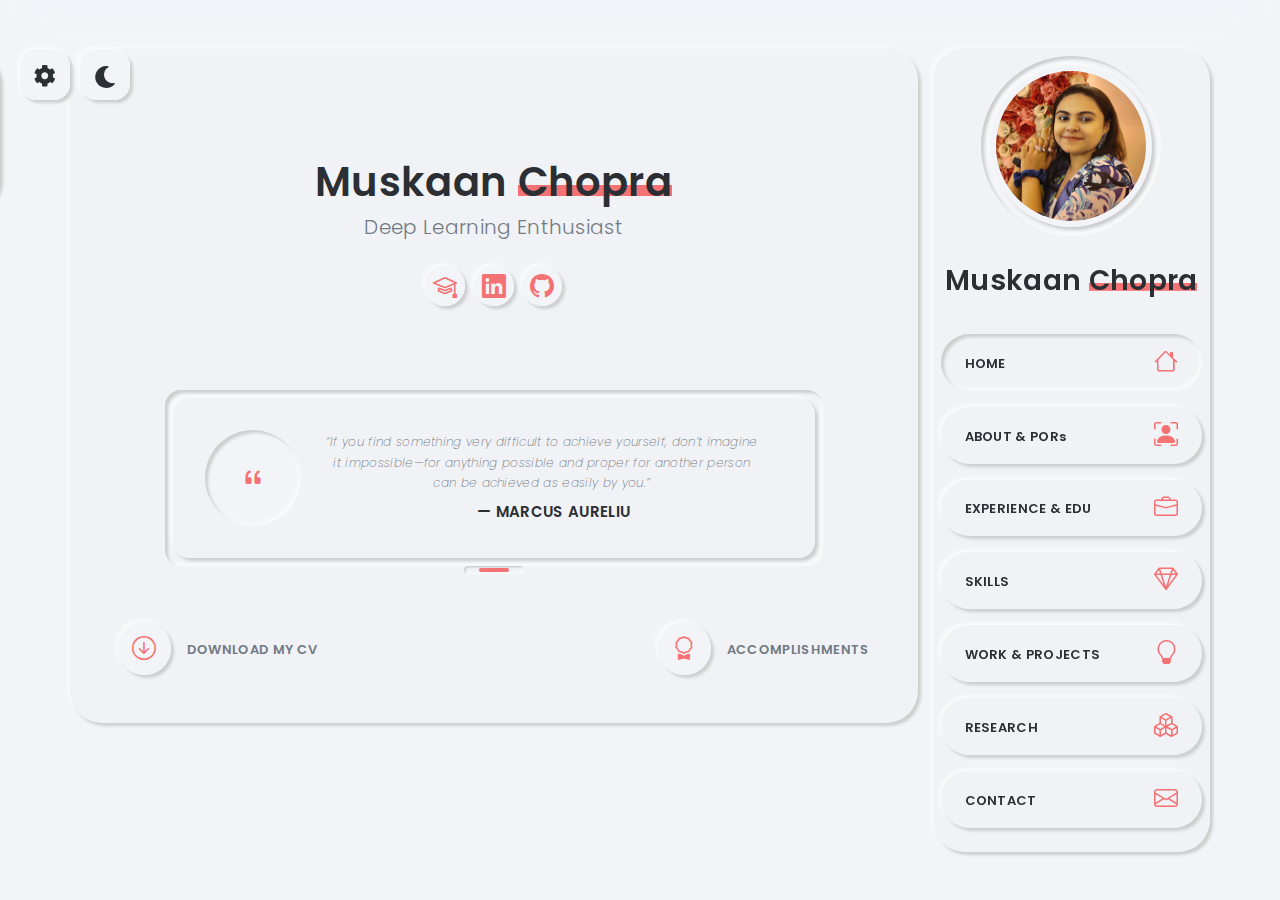
<file: index.html>
<!DOCTYPE html>
<html lang="en">
   
<head>
      <!-- Metas -->
      <meta charset="utf-8">
      <title>Muskaan Chopra</title>
      <link rel = "icon" href = 
"final-01.ico" 
        type = "image/x-icon">
      <meta name="description" content="">
      <meta name="viewport" content="width=device-width, initial-scale=1.0">
      <!-- Css -->
      <link href="css/bootstrap.css" rel="stylesheet" type="text/css" media="all" />
      <link href="css/main.css" rel="stylesheet" type="text/css" media="all" />
      <link href="css/venobox.css" rel="stylesheet" type="text/css" media="all" />
      <link href="css/animate.css" rel="stylesheet" type="text/css" media="all"/>
      <link href="css/fonts.css" rel="stylesheet" type="text/css" media="all" />
      <link href="css/owl-carousel/owl.carousel.css" rel="stylesheet"  media="all"/>
      <link href="css/owl-carousel/owl.theme.css" rel="stylesheet"  media="all" />
      <link href="css/owl-carousel/owl.transitions.css" rel="stylesheet"  media="all" />
      <link href="http://fonts.googleapis.com/css?family=Poppins:300,400,500,600,700" rel="stylesheet">
      <link rel="stylesheet" href="https://cdn.jsdelivr.net/npm/bootstrap-icons@1.8.0/font/bootstrap-icons.css">
      <link href="css/switcher.css"  rel="stylesheet" type="text/css"/>
      <link href="css/styles/clr-1.css" rel="stylesheet" type="text/css" title="clr-1" media="all"/>
      <link href="css/styles/clr-3.css" rel="alternate stylesheet" type="text/css" title="clr-3" media="all" />
      <link href="css/styles/clr-7.css" rel="alternate stylesheet" type="text/css" title="clr-7" media="all" />
      <link href="css/styles/clr-10.css" rel="alternate stylesheet" type="text/css" title="clr-10" media="all" />
      <link href="css/styles/clr-17.css" rel="alternate stylesheet" type="text/css" title="clr-17" media="all" />
      <link href="css/styles/clr-27.css" rel="alternate stylesheet" type="text/css" title="clr-27" media="all" />
      <link href="css/styles/clr-32.css" rel="alternate stylesheet" type="text/css" title="clr-32" media="all" />

      
   </head>
   <body>
      <div class="loader">
         <div class="loader-inner">
            <div class="bounce">
               <div class="bounce-circle"></div>
            </div>
         </div>
      </div>
      <div id="wrapper" class="wrapper home">
         <!--Alternate styles for demo purposes only-->
         <div class="styler">
            <div class="toggle">
               <div class="outer radius-1 d-inline-block">
                  <a class=" inner radius-1 d-block" ><span class="fa fa-cog"></span></a>
               </div>
            </div>
            <div class="day-night-mode">
               <div class="outer radius-1 d-inline-block">
                  <a class=" inner radius-1 d-block" href="DARK/index.html"><span class="fa fa-moon"></span></a>
               </div>
            </div>
            <div>
               <h6 class="text-muted font-weight-400 mb-0">Pick a color</h6>
               <ul class="color-list pl-0 mb-0">
                  <li class="outer-sm"><a onclick="setActiveStyleSheet('clr-1'); return false;" class="clr-1 inner" href="#"><span></span></a></li>
                  <li class="outer-sm"><a onclick="setActiveStyleSheet('clr-3'); return false;" class="clr-3 inner-sm" href="#"><span></span></a></li>
                  <li class="outer-sm"><a onclick="setActiveStyleSheet('clr-7'); return false;" class="clr-7 inner-sm" href="#"><span></span></a></li>
                  <li class="outer-sm"><a onclick="setActiveStyleSheet('clr-10'); return false;" class="clr-10 inner-sm" href="#"><span></span></a></li>
                  <li class="outer-sm"><a onclick="setActiveStyleSheet('clr-17'); return false;" class="clr-17 inner-sm" href="#"><span></span></a></li>
                  <li class="outer-sm"><a onclick="setActiveStyleSheet('clr-27'); return false;" class="clr-27 inner-sm" href="#"><span></span></a></li>
                  <li class="outer-sm"><a onclick="setActiveStyleSheet('clr-32'); return false;" class="clr-32 inner-sm" href="#"><span></span></a></li>
               </ul>
            </div>
            <div class="mt-3">
            <div class="reset outer radius-2 d-inline-block">
               <a class="inner radius-2 d-block px-4 py-1 font-size-13 text-dark font-weight-500" href="#" onclick="setActiveStyleSheet('clr-1'); return false;">
               Reset
               </a>
            </div>
            <div class="ml-1 close-styler outer radius-2 d-inline-block">
               <a class="inner radius-2 d-block px-4 py-1 font-size-13 text-dark font-weight-500" href="#">
               Close
               </a>
            </div>
            </div>         </div>


         <div class="blurred-content"></div>
         <div class="container spacer-xlg">
            <div class="row ">
               <div class="col-lg-9 my-order-switch-1 ">
                  <!--Home-->
                  <section id="home" class="shadow bg-light radius-2 padding-dy text-center " >
                     <div class="row v-height-50 v-centred">
                        <div class="col-md-12">
                           <h1 class="font-weight-600 mb-0"> Muskaan <mark>Chopra
                              </mark>
                           </h1>
                           <div class="text-rotation">
                              <div class="item">
                                 <h6 class="h5 text-muted mt-1 mb-0 "> <span class=" text-rotating">Deep Learning Enthusiast, Machine Learning, Data Science</span></h6>
                              </div>
                           </div>
                           <ul class="list-inline  mb-0 mt-4">
                              <li class="list-inline-item mr-1 outer radius-2 mb-2 mb-lg-0">
                                 <a class="inner btn btn-round btn-icon" href="https://scholar.google.com/citations?hl=en&user=8EUrASYAAAAJ">
                                    <i class="bi bi-mortarboard" style="font-size: 1.5rem;"></i>
                                 </a>
                              </li>
                              <li class="list-inline-item mr-1 outer radius-2 mb-2 mb-lg-0">
                                 <a class="inner btn btn-round btn-icon" href="https://www.linkedin.com/in/muskaanchopra712/" >
                                    <i class="bi bi-linkedin" style="font-size: 1.5rem;"></i>
                                 </a>
                              </li>
                              <li class="list-inline-item mx-0 outer radius-2 mb-2 mb-lg-0">
                                 <a class="inner btn btn-round btn-icon" href="https://github.com/muskaan712" >
                                    <i class="bi bi-github"  style="font-size: 1.5rem;"></i>
                                 </a>
                              </li>
                           </ul>
                        </div>
                     </div>
                     <div class="col-md-12">
                        <div class="px-5 mt-4">
                           <div class="p-2  radius-1 shadow-inner ">
                              <div class="shadow radius-1 p-5">
                                 <div class="media  align-items-center">
                                    <div class="radius-5 mr-4 d-none d-lg-block">
                                       <div class="shadow-inner  ui-icon ui-icon-xl ui-icon-xxl">
                                          <div class="ui-icon-inner">
                                             <i class="bi bi-quote" style="font-size: 1.5rem;    "></i>
                                          </div>
                                       </div>
                                    </div>
                                    <div class="media-body">
                                       <blockquote class="mb-2 font-size-12 mr-0 mr-lg-4">“If you find something very difficult to achieve yourself, don’t imagine it impossible—for
                                          anything possible and proper for another person can be achieved as easily by you.”
                                         
                                       </blockquote>
                                       <h6 class="font-size-15 font-weight-600 mb-0">— MARCUS AURELIU</h6>
                                    </div>
                                 </div>
                              </div>
                           </div>
                        </div>
                     </div>
                     <div class="row ">
                        <div class="col-md-12 mb-6">
                           <hr class="divider divider-lg divider-center ">
                        </div>
                        <div class="col-md-6 text-left mb-2 mb-lg-0">
                           <a class="float-left" target="_blank" href="assets/Muskaan_Resume.pdf">
                              <div class="media  align-items-center">
                                 <div class="outer radius-2 mr-3">
                                    <div class="ui-icon ui-icon-md inner ">
                                       <div class="ui-icon-inner">
                                          <i class="bi bi-arrow-down-circle" style="font-size: 1.5rem;"></i>
                                       </div>
                                    </div>
                                 </div>
                                 <div class="media-body">
                                    <span class="text-muted font-size-13 font-weight-600 text-uppercase">Download my CV</span>
                                 </div>
                              </div>
                           </a>
                        </div>
                        
                        <div class="col-md-6 text-left mb-2 mb-lg-0">
                           <a class="float-md-right" target="_blank" href="accom.html">
                              <div class="media  align-items-center">
                                 <div class="outer radius-2  mr-3">
                                    <div class="ui-icon ui-icon-md inner ">
                                       <div class="ui-icon-inner">
                                          <i class="bi bi-award" style="font-size: 1.5rem;"></i>
                                       </div>
                                    </div>
                                 </div>
                                 <div class="media-body">
                                    <span class="text-muted font-size-13 font-weight-600 text-uppercase">Accomplishments</span>
                                 </div>
                              </div>
                           </a>
                        </div>
                     </div>
                  </section>
                  <!--Home-->

                  <!--About-->
                  <section id="about" class="shadow bg-light radius-2 padding-dy">
                     <div class="row mb-5">
                        <div class="col">
                           <h6 class="font-weight-700  mb-0 text-uppercase mb-2">About me</h6>
                           <hr class="divider divider-left divider-lg float-left">
                        </div>
                     </div>
                     <div class="row mb-2">
                        <div class="col-lg-12">
                           <h1 class="font-weight-600 mb-0"> Muskaan <mark>Chopra</mark></h1>
                           <h6 class="h5 text-muted">Deep Learning Enthusiast- Currently Working in the domain of Self Supervised Learning</h6>
                        </div>
                     </div>
                     <div class="row mb-2">
                        <div class="col-md-6">
                           <p>Enthusiastic B.E. (COMPUTER SCIENCE) student eager to contribute to team 
                              success through hard work and excellent organizational skills. I pride myself on being 
                              detail-oriented, punctual, and driven. I am motivated to learn, grow and excel in the Current field I am in. 
                           </p>
                        </div>
                        <div class="col-md-6">
                           <p>In today's world, more and more new data originates each hour. Research Work enables me to 
                              explore more about data, operations on the data, and how it can be used for a novel cause, 
                              and provides me an opportunity to be creative and think out of the box. 
                           </p>
                        </div>
                     </div>

                     <div class="row">
                        <div class="col-lg-6 mb-3 mb-lg-0">
                           <div class="text-center  p-2 radius-1 shadow-inner ">
                              <div class="shadow radius-1">
                                 <ul class="text-center info-list font-size-14 p-2 list-inline  mb-0">
                                    <li><span class="inf">ACM: </span>  <span class="value">4915557</span></li>
                                 </ul>
                              </div>
                           </div>
                        </div>
                        <div class="col-lg-6">
                           <div class="text-center  p-2 radius-1 shadow-inner ">
                              <div class="shadow radius-1">
                                 <ul class=" text-center info-list p-2 font-size-14 list-inline mb-0">
                                    <li><span class="inf">IEEE</span>  <span class="value">98129752</span></li>
                                 </ul>
                              </div>
                           </div>
                        </div>
                     </div>

                     <div class="row mb-5 mt-6">
                        <div class="col">
                           <h6 class="font-weight-700  mb-0 text-uppercase mb-2">Positions of Responsibility</h6>
                           <hr class="divider divider-left divider-lg float-left">
                        </div>
                     </div>
                     <div class="row">
                        <div class="col-md-4 mb-3 mb-lg-0">
                           <div class=" service text-center">
                              <div class="outer ui-icon-outer-lg  radius-2 m-auto">
                                 <div class="ui-icon ui-icon-lg  inner ">
                                    <div class="ui-icon-inner ui-icon-inner-lg">
                                       <i class="bi bi-stars" style="font-size: 1.5rem;    "></i>
                                    </div>
                                 </div>
                              </div>
                              <h6 class="font-weight-600 font-size-15 mb-1 mt-3">Chairperson(2021-22)</h6>
                              <p class="mb-0"><a href="https://ccet.acm.org/">CCET ACM Student Chapter</a></p>
                           </div>
                        </div>
                        <div class="col-md-4 mb-3 mb-lg-0">
                           <div class="service text-center">
                              <div class="outer ui-icon-outer-lg  radius-2 m-auto">
                                 <div class="ui-icon ui-icon-lg  inner ">
                                    <div class="ui-icon-inner ui-icon-inner-lg">
                                       <i class="bi bi-stars" style="font-size: 1.5rem;     "></i>
                                    </div>
                                 </div>
                              </div>
                              <h6 class="font-weight-600 font-size-15 mb-1 mt-3">Feature Editor</h6>
                              <p class="mb-0"><a href="https://xrds.acm.org/aboutus.cfm">XRDS, ACM</a></p>
                           </div>
                        </div>
                        <div class="col-md-4 mb-3 mb-lg-0">
                           <div class="service text-center">
                              <div class="outer ui-icon-outer-lg  radius-2 m-auto">
                                 <div class="ui-icon ui-icon-lg  inner ">
                                    <div class="ui-icon-inner ui-icon-inner-lg">
                                       <i class="bi bi-stars" style="font-size: 1.5rem;     "></i>
                                    </div>
                                 </div>
                              </div>
                              <h6 class="font-weight-600 font-size-15 mb-1 mt-3">Community Mentor</h6>
                              <p class="mb-0">Yocket</p>
                           </div>
                        </div>
                     </div>
                     <div class="row mb-5 mt-6">
                        <div class="col">
                           <h6 class="font-weight-700  mb-0 text-uppercase mb-2">  </h6>
                           <hr class="divider divider-left divider-lg float-left">
                        </div>
                     </div>
                    
                     <div class="row">
                        <div class="col-md-6 text-left mb-2 mb-lg-0">
                           <a class="float-left" href="assets/Muskaan_Resume.pdf">
                              <div class="media  align-items-center">
                                 <div class="outer radius-2 mr-3">
                                    <div class="ui-icon ui-icon-md inner ">
                                       <div class="ui-icon-inner">
                                          <i class="bi bi-arrow-down-circle" style="font-size: 1.5rem;"></i>
                                       </div>
                                    </div>
                                 </div>
                                 <div class="media-body">
                                    <span class="text-muted font-size-13 font-weight-600 text-uppercase">Download my CV</span>
                                 </div>
                              </div>
                           </a>
                        </div>
                        
                        <div class="col-md-6 text-left mb-2 mb-lg-0">
                           <a class="float-md-right" href="accom.html">
                              <div class="media  align-items-center">
                                 <div class="outer radius-2  mr-3">
                                    <div class="ui-icon ui-icon-md inner ">
                                       <div class="ui-icon-inner">
                                          <i class="bi bi-award" style="font-size: 1.5rem;"></i>
                                       </div>
                                    </div>
                                 </div>
                                 <div class="media-body">
                                    <span class="text-muted font-size-13 font-weight-600 text-uppercase">Accomplishments</span>
                                 </div>
                              </div>
                           </a>
                        </div>
                     </div>
                  </section>
                  <!--About-->

                  <!--EE-->
                  <section id="ee" class="shadow bg-light radius-2 padding-dy">
                     <div class="row mb-5 mt-6">
                        <div class="col">
                           <h6 class="font-weight-700  mb-0 text-uppercase mb-2">Experience</h6>
                           <hr class="divider divider-left divider-lg float-left">
                        </div>
                     </div>
                     <div class="row ">
                        <div class="col-md-12">
                           <div class="timeline">
                              <div class="outer radius-2 position-absolute">
                                 <div class="ui-icon ui-icon-md inner ">
                                    <div class="ui-icon-inner">
                                       <i class="bi bi-briefcase " style="font-size: 1.5rem;     "></i>
                                    </div>
                                 </div>
                              </div>
                              <div class=" pt-7">
                                 <div class="timeline-content">
                                    <div class="mb-1">
                                       <h6 class="font-weight-600 font-size-15 mb-1">ACM India Summer School on Data Science, 2022 <a href="#">ACM</a></h6>
                                       <div class="font-size-13 text-dark mb-1"><i class="fa fa-calendar mr-2 text-muted"></i>July 2022</div>
                                    </div>
                                    <p class="mb-0">• Introduction to data collection pipeline, tools and techniques for data processing, dimension reduction.
                                       • Experiment design and model evaluation
                                       • MLOps
                                    </p>
                                 </div>
                                 <div class="timeline-content">
                                    <div class="mb-1">
                                       <h6 class="font-weight-600 font-size-15 mb-1">SDE Intern- <a href="https://www.blazop.com/">BlaZop</a></h6>
                                       <div class="font-size-13 text-dark mb-1"><i class="fa fa-calendar mr-2 text-muted"></i>Dec 2021 - Jan 2022</div>
                                    </div>
                                    <p class="mb-0">Built MongoDB Integration Adaptor for CRUD Operations
                                    </p>
                                 </div>
                                
                                 <div class="timeline-content">
                                    <div class="mb-1">
                                       <h6 class="font-weight-600 font-size-15 mb-1">Data Science Intern- <a href="https://hey-stack.com/">HeyStack</a></h6>
                                       <div class="font-size-13 text-dark mb-1"><i class="fa fa-calendar mr-2 text-muted"></i>Sept. 2021 – Oct. 2021</div>
                                    </div>
                                    <p class=" mb-0">•Researched for various emotions that may exist in reviews of a product for classification.
                                       •Scripted Scrapers in Python for Data Gathering and further analyzed it.
                                    </p>
                                 </div>
                                 <div class="timeline-content">
                                    <div class="mb-1">
                                       <h6 class="font-weight-600 font-size-15 mb-1">Machine Learning Intern- <a href="https://www.scanta.io/">Scanta</a></h6>
                                       <div class="font-size-13 text-dark mb-1"><i class="fa fa-calendar mr-2 text-muted"></i>July 2021 – Dec. 2021</div>
                                    </div>
                                    <p class=" mb-0">•Worked on Morale detection using emotion and sentiment scores, Pattern detection from a text using regex,
                                       Emotion Detection using Models like T5-base fine-tuned for Emotion Recognition.
                                       •Worked with Genism, NLPAUG & NLPStanza.
                                    </p>
                                 </div>
                                 <div class="timeline-content">
                                    <div class="mb-1">
                                       <h6 class="font-weight-600 font-size-15 mb-1">Research Intern- <a href="#">Design and Innovation Centre, Panjab University</a></h6>
                                       <div class="font-size-13 text-dark mb-1"><i class="fa fa-calendar mr-2 text-muted"></i>April 2021 - April 2022</div>
                                    </div>
                                    <p class=" mb-0">•Worked on Predictive Maintenance for early prediction of faults in machine by thermal and Time Series analysis
                                       using ARIMA Model & LSTM RNN on real time temperature data collected from sensors.
                                    </p>
                                 </div>
                                 <div class="timeline-content">
                                    <div class="mb-1">
                                       <h6 class="font-weight-600 font-size-15 mb-1">UI Intern- <a href="https://www.scanta.io/">Scanta</a></h6>
                                       <div class="font-size-13 text-dark mb-1"><i class="fa fa-calendar mr-2 text-muted"></i>Dec. 2020 – Feb. 2021</div>
                                    </div>
                                    <p class=" mb-0">Assisted in Developing the Front-End with Docker Integration UI for Bot Security
                                    </p>
                                 </div>
                              </div>
                           </div>
                        </div>
                     </div>
                     <div class="row mb-5 mt-6">
                        <div class="col">
                           <h6 class="font-weight-700  mb-0 text-uppercase mb-2">Education</h6>
                           <hr class="divider divider-left divider-lg float-left">
                        </div>
                     </div>
                     <div class="row ">
                        <div class="col-md-12">
                           <div class="timeline">
                              <div class="outer radius-2 position-absolute">
                                 <div class="ui-icon ui-icon-md inner ">
                                    <div class="ui-icon-inner">
                                       
                                       <i class="bi bi-mortarboard" style="font-size: 1.5rem;     "></i>
                                    </div>
                                 </div>
                              </div>
                              <div class=" pt-7">
                                 <div class="timeline-content">
                                    <div class="mb-1">
                                       <h6 class="font-weight-600 font-size-15 mb-1">B.E. (Computer Science) - Chandigarh College Of Engineering & Technology, Panjab University  </h6>
                                       <div class="font-size-13 text-dark mb-1"><i class="fa fa-calendar mr-2 text-muted"></i>2019 - 2023</div>
                                    </div>
                                    <p class=" mb-0">CGPA, After Semester 4 : 9.26 <br> 1) College Website Development Head, Executive Member Training and Placement Cell.<br> 2) Class Representative- Gained public speaking, organisation, problem-solving and negotiation skills by
                                       proactively coordinating with a class of 75 students and staff.
                                    </p>
                                 </div>
                              </div>
                           </div>
                        </div>
                     </div>
                     <div class="row">
                        <div class="col-md-12 mt-6 pt-6 mb-6">
                           <hr class="divider divider-lg divider-center ">
                        </div>
                        <div class="col-md-6 text-left mb-2 mb-lg-0">
                           <a class="float-left" href="assets/Muskaan_Resume.pdf">
                              <div class="media  align-items-center">
                                 <div class="outer radius-2 mr-3">
                                    <div class="ui-icon ui-icon-md inner ">
                                       <div class="ui-icon-inner">
                                          <i class="bi bi-arrow-down-circle" style="font-size: 1.5rem;"></i>
                                       </div>
                                    </div>
                                 </div>
                                 <div class="media-body">
                                    <span class="text-muted font-size-13 font-weight-600 text-uppercase">Download my CV</span>
                                 </div>
                              </div>
                           </a>
                        </div>
                        
                        <div class="col-md-6 text-left mb-2 mb-lg-0">
                           <a class="float-md-right" href="accom.html">
                              <div class="media  align-items-center">
                                 <div class="outer radius-2  mr-3">
                                    <div class="ui-icon ui-icon-md inner ">
                                       <div class="ui-icon-inner">
                                          <i class="bi bi-award" style="font-size: 1.5rem;"></i>
                                       </div>
                                    </div>
                                 </div>
                                 <div class="media-body">
                                    <span class="text-muted font-size-13 font-weight-600 text-uppercase">Accomplishments</span>
                                 </div>
                              </div>
                           </a>
                        </div>
                     </div>
                  </section>
                  <!--EE-->

                  <!--skills-->
                  <section id='skills' class="shadow bg-light radius-2 padding-dy">
                     <div class="row mb-5 mt-6">
                        <div class="col">
                           <h6 class="font-weight-700  mb-0 text-uppercase mb-2">Professional skills</h6>
                           <hr class="divider divider-left divider-lg float-left">
                        </div>
                     </div>
                     <div class="row">
                        <div class="col-lg-12 mb-12 mb-lg-0">
                           <div class="text-center  p-2 radius-1 shadow-inner ">
                              <div class="shadow radius-1">
                                 <ul class="text-center info-list font-size-14 p-2 list-inline  mb-0">
                                    <li><span class="inf">Languages </span>  <span class="value"> Python, C++, R</span></li>
                                    <li><span class="inf">Web Technologies</span>  <span class="value"> HTML, CSS, Bootstrap, Materialize </span></li>
                                    <li><span class="inf">Databases</span>  <span class="value"> MySQL, MongoDB</span></li>
                                    <li><span class="inf">Developer Tools</span>  <span class="value"> Git, Docker, Google Cloud Platform, VS Code, PyCharm, Heroku</span></li>
                                    <li><span class="inf">Frameworks</span>  <span class="value">Pymongo, Flask, Streamlit</span></li>
                                 </ul>
                              </div>
                           </div>
                        </div>
                     </div>
                     <div class="row">
                        <div class="col-md-12 mt-5 mb-5">
                           <hr class="divider divider-md divider-center ">
                        </div>
                     </div>
                     <div class="row">
                        <div class="col-lg-12 mb-12 mb-lg-0">
                           <div class="text-center  p-2 radius-1 shadow-inner ">
                              <div class="shadow radius-1">
                                 <ul class="text-center info-list font-size-14 p-2 list-inline  mb-0">
                                    <li><span class="inf">Computer Vision</span>  <span class="value">Self-Supervised Learning, FastAi</span></li>
                                    <li><span class="inf">NLP </span>  <span class="value"> NLTK, SpaCy, Gensim, hugging-face, NLPStanza, NLPAug, BERT, GloVe, ProfanityFilter, PDF Operations, RAKE, regex</span></li>
                                    <li><span class="inf">Time Series Analysis</span>  <span class="value"> Smoothing, Holt-winter Exponential, ARIMA/SARIMA, ARMA, ARIMAX/SARIMAX </span></li>
                                    <li><span class="inf">ML/DL</span>  <span class="value"> sci-kit learn, PyTorch, Lightly</span></li>
                                    <li><span class="inf">Analytics</span>  <span class="value">MS Excel, Google sheets, Power BI, Tableau</span></li>
                                 </ul>
                              </div>
                           </div>
                        </div>
                     </div>
                  </section>
                  <!--skills-->

                  <!--work-->
                  <section id="work" class="shadow bg-light radius-2 padding-dy work">
                     <div class="row mb-5">
                        <div class="col">
                           <h6 class="font-weight-700  mb-0 text-uppercase mb-2">Work & Projects</h6>
                           <hr class="divider divider-left divider-lg float-left">
                        </div>
                     </div>
                     <div class="row text-center">
                        <div class="col">
                           <ul class="filter mb-0 pl-0">
                              <li class=" radius-2 mb-3 mb-md-0"><a data-filter="all" href="#" class="active inner radius-2">All</a></li>
                              <li class=" radius-2 mb-3 mb-md-0"> <a data-filter="Events" href="#" class="inner radius-2">Events</a></li>
                              <li class=" radius-2 mb-3 mb-md-0"><a data-filter="Projects" href="#" class="inner radius-2">Projects</a></li>
                           </ul>
                        </div>
                     </div>
                     <div class="row">
                        <div class="col-md-12 mt-5 mb-5">
                           <hr class="divider divider-md divider-center ">
                        </div>
                     </div>

                     <div class="row ">
                        <div class="col-lg-4 mb-5">
                           <div class="item Projects">
                              <a class="radius-1 shadow-inner  hover-effect d-block" data-overlay="rgba(52,58,64,.6)" href="https://github.com/muskaan712/Space-Dashboard">
                                 <span class="hover-effect-container">
                                 <span class="hover-effect-icon ">
                                 <span class=" fas fa-eye top-icon "></span>
                                 </span>
                                 </span>
                                 <div class="  p-2  ">
                                    <div class="shadow radius-1">
                                       <img class=" radius-1" alt="" src="assets/img/4.png">
                                    </div>
                                 </div>
                              </a>
                           </div>
                           <h6 style="padding-top: 10px; text-align: center;" class="font-weight-400 font-size-15 mb-1"> <a href="https://github.com/muskaan712/Space-Dashboard">Space Company Data visualization dashboard in Tableau.</a></h6>
                        </div>
                        <div class="col-lg-4 mb-5">
                           <div class="item Projects">
                              <a class="radius-1 shadow-inner  hover-effect d-block" data-overlay="rgba(52,58,64,.6)" href="https://github.com/muskaan712/Covid-Dashboard">
                                 <span class="hover-effect-container">
                                 <span class="hover-effect-icon ">
                                 <span class=" fas fa-eye top-icon "></span>
                                 </span>
                                 </span>
                                 <div class="  p-2  ">
                                    <div class="shadow radius-1">
                                       <img class=" radius-1" alt="" src="assets/img/3.png">
                                    </div>
                                 </div>
                              </a>
                           </div>
                           <h6 style="padding-top: 10px; text-align: center;" class="font-weight-400 font-size-15 mb-1"> <a href="https://github.com/muskaan712/Covid-Dashboard">Covid-19 Data visualization dashboard in Tableau</a></h6>
                        </div>
                        <div class="col-lg-4 mb-5">
                           <div class="item Projects">
                              <a class="radius-1 shadow-inner  hover-effect d-block" data-overlay="rgba(52,58,64,.6)" href="https://github.com/muskaan712/ToDoApp">
                                 <span class="hover-effect-container">
                                 <span class="hover-effect-icon ">
                                 <span class=" fas fa-eye top-icon "></span>
                                 </span>
                                 </span>
                                 <div class="  p-2  ">
                                    <div class="shadow radius-1">
                                       <img class=" radius-1" alt="" src="assets/img/2.png">
                                    </div>
                                 </div>
                              </a>
                           </div>
                           <h6 style="padding-top: 10px; text-align: center;" class="font-weight-400 font-size-15 mb-1"> <a href="https://github.com/muskaan712/ToDoApp">Flask To Do App with MongoDB</a></h6>
                        </div>
                        <div class="col-lg-4 mb-5">
                           <div class="item Projects">
                              <a class="radius-1 shadow-inner  hover-effect d-block" data-overlay="rgba(52,58,64,.6)" href="https://github.com/muskaan712/JobRecommender">
                                 <span class="hover-effect-container">
                                 <span class="hover-effect-icon ">
                                 <span class=" fas fa-eye top-icon "></span>
                                 </span>
                                 </span>
                                 <div class="  p-2  ">
                                    <div class="shadow radius-1">
                                       <img class=" radius-1" alt="" src="assets/img/1.png">
                                    </div>
                                 </div>
                              </a>
                           </div>
                           <h6 style="padding-top: 10px; text-align: center;" class="font-weight-400 font-size-15 mb-1"> <a href="https://github.com/muskaan712/JobRecommender">Streamlit Job Recommender App with MongoDB</a></h6>
                        </div>
                        <div class="col-lg-4 mb-5">
                           <div class="item Events">
                              <a class="radius-1 shadow-inner  hover-effect d-block" data-overlay="rgba(52,58,64,.6)" href="https://www.youtube.com/watch?v=QABKT5_c6xk">
                                 <span class="hover-effect-container">
                                 <span class="hover-effect-icon ">
                                 <span class=" fas fa-eye top-icon "></span>
                                 </span>
                                 </span>
                                 <div class="  p-2  ">
                                    <div class="shadow radius-1">
                                       <img class=" radius-1" alt="" src="assets/img/w14-01.png">
                                    </div>
                                 </div>
                              </a>
                           </div>
                           <h6 style="padding-top: 10px; text-align: center;" class="font-weight-400 font-size-15 mb-1"> <a href="https://www.youtube.com/watch?v=QABKT5_c6xk">Hands-On Session On Roadmap To ML Algorithms</a></h6>
                        </div>

                        <div class="col-lg-4 mb-5">
                           <div class="item Events">
                              <a class="radius-1 shadow-inner  hover-effect d-block" data-overlay="rgba(52,58,64,.6)" href="https://www.youtube.com/watch?v=QABKT5_c6xk">
                                 <span class="hover-effect-container">
                                 <span class="hover-effect-icon ">
                                 <span class=" fas fa-eye top-icon "></span>
                                 </span>
                                 </span>
                                 <div class="  p-2  ">
                                    <div class="shadow radius-1">
                                       <img class=" radius-1" alt="" src="assets/img/w13-01.png">
                                    </div>
                                 </div>
                              </a>
                           </div>
                           <h6 style="padding-top: 10px; text-align: center;" class="font-weight-400 font-size-15 mb-1"> <a href="https://www.youtube.com/watch?v=QABKT5_c6xk">Lecture On UG Perspective Of CSE</a></h6>
                        </div>
                        <div class="col-lg-4 mb-5">
                           <div class="item Projects">
                              <a class="radius-1 shadow-inner  hover-effect d-block" data-overlay="rgba(52,58,64,.6)" href="https://github.com/muskaan712/Review-Scraper">
                                 <span class="hover-effect-container">
                                 <span class="hover-effect-icon ">
                                 <span class=" fas fa-eye top-icon "></span>
                                 </span>
                                 </span>
                                 <div class="  p-2  ">
                                    <div class="shadow radius-1">
                                       <img class=" radius-1" alt="" src="assets/img/w12-01.png">
                                    </div>
                                 </div>
                              </a>
                           </div>
                           <h6 style="padding-top: 10px; text-align: center;" class="font-weight-400 font-size-15 mb-1"> <a href="https://github.com/muskaan712/Review-Scraper">Web Scraper using Selenium in Python</a></h6>
                        </div>
                        <div class="col-lg-4 mb-5">
                           <div class="item Projects">
                              <a class="radius-1 shadow-inner  hover-effect d-block" data-overlay="rgba(52,58,64,.6)" href="https://github.com/muskaan712/Temp-Prediction_ARIMA">
                                 <span class="hover-effect-container">
                                 <span class="hover-effect-icon ">
                                 <span class=" fas fa-eye top-icon "></span>
                                 </span>
                                 </span>
                                 <div class="  p-2  ">
                                    <div class="shadow radius-1">
                                       <img class=" radius-1" alt="" src="assets/img/w9-01.png">
                                    </div>
                                 </div>
                              </a>
                           </div>
                           <h6 style="padding-top: 10px; text-align: center;" class="font-weight-400 font-size-15 mb-1"> <a href="https://github.com/muskaan712/Temp-Prediction_ARIMA">Temperature Prediction based on ARIMA</a></h6>
                        </div>

                        <div class="col-lg-4 mb-5">
                           <div class="item Events">
                              <a class="radius-1 shadow-inner  hover-effect d-block" data-overlay="rgba(52,58,64,.6)" href="https://www.youtube.com/watch?v=L2vM5yTlhlo">
                                 <span class="hover-effect-container">
                                 <span class="hover-effect-icon ">
                                 <span class=" fas fa-eye top-icon "></span>
                                 </span>
                                 </span>
                                 <div class="  p-2  ">
                                    <div class="shadow radius-1">
                                       <img class=" radius-1" alt="" src="assets/img/w2-01.png">
                                    </div>
                                 </div>
                              </a>
                           </div>
                           <h6 style="padding-top: 10px; text-align: center;" class="font-weight-400 font-size-15 mb-1"> <a href="https://www.youtube.com/watch?v=L2vM5yTlhlo">FOUR DAY NATIONAL WEBINAR, CSTT, Ministry of Education</a></h6>
                        </div>
                        <div class="col-lg-4 mb-5">
                           <div class="item Projects">
                              <a class="radius-1 shadow-inner  hover-effect d-block" data-overlay="rgba(52,58,64,.6)" href="https://muskaan712.github.io/angular-covidtracker/">
                                 <span class="hover-effect-container">
                                 <span class="hover-effect-icon ">
                                 <span class=" fas fa-eye top-icon "></span>
                                 </span>
                                 </span>
                                 <div class="  p-2  ">
                                    <div class="shadow radius-1">
                                       <img class=" radius-1" alt="" src="assets/img/w5-01.png">
                                    </div>
                                 </div>
                              </a>
                           </div>
                           <h6 style="padding-top: 10px; text-align: center;" class="font-weight-400 font-size-15 mb-1"> <a href="https://muskaan712.github.io/angular-covidtracker/">COVID-19 TRACKER-In Angular CLI</a></h6>
                        </div>
                     </div>

                     <div class="row">
                        <div class="col-md-12 mt-6 pt-6 mb-6">
                           <hr class="divider divider-lg divider-center ">
                        </div>
                        <div class="col-md-6 text-left mb-2 mb-lg-0">
                           <a class="float-left" href="assets/Muskaan_Resume.pdf">
                              <div class="media  align-items-center">
                                 <div class="outer radius-2 mr-3">
                                    <div class="ui-icon ui-icon-md inner ">
                                       <div class="ui-icon-inner">
                                          <i class="bi bi-arrow-down-circle" style="font-size: 1.5rem;"></i>
                                       </div>
                                    </div>
                                 </div>
                                 <div class="media-body">
                                    <span class="text-muted font-size-13 font-weight-600 text-uppercase">Download my CV</span>
                                 </div>
                              </div>
                           </a>
                        </div>    
                        <div class="col-md-6 text-left mb-2 mb-lg-0">
                           <a class="float-md-right" href="accom.html">
                              <div class="media  align-items-center">
                                 <div class="outer radius-2  mr-3">
                                    <div class="ui-icon ui-icon-md inner ">
                                       <div class="ui-icon-inner">
                                          <i class="bi bi-award" style="font-size: 1.5rem;"></i>
                                       </div>
                                    </div>
                                 </div>
                                 <div class="media-body">
                                    <span class="text-muted font-size-13 font-weight-600 text-uppercase">Accomplishments</span>
                                 </div>
                              </div>
                           </a>
                        </div>
                     </div>
                  </section>
                  <!--work-->

                  <!--research-->
                  <section id="research" class="shadow bg-light radius-2 padding-dy ">
                       
                     <div class="row mb-5 mt-6">
                        <div class="col">
                           <h6 class="font-weight-700  mb-0 text-uppercase mb-2">Research</h6>
                           <hr class="divider divider-left divider-lg float-left">
                        </div>
                     </div>
                     <div class="row ">
                        <div class="col-md-12">
                           <div class="timeline">
                              <div class="outer radius-2 position-absolute">
                                 <div class="ui-icon ui-icon-md inner ">
                                    <div class="ui-icon-inner">
                                       <i class="bi bi-briefcase " style="font-size: 1.5rem;     "></i>
                                    </div>
                                 </div>
                              </div>
                              <div class=" pt-7">
                                 <div class="timeline-content">
                                    <div class="mb-1">
                                       <h6 class="font-weight-600 font-size-15 mb-1">Assess and Analyze Covid-19 Immunization Process using Co-win :A Data Science Approach to make India self-reliant and safe</h6>
                                       <div class="font-size-13 text-dark mb-1"><a href="http://ceur-ws.org/Vol-3080/10.pdf">Published</a></div>
                                    </div>
                                    <p class="mb-0">CEUR-WS.org, SysCom 2021
                                    </p>
                                 </div>
      
                                 <div class="timeline-content">
                                    <div class="mb-1">
                                       <h6 class="font-weight-600 font-size-15 mb-1">Impact And Usability Of Artificial Intelligence In Manufacturing Workflow To Empower Industry 4.0</h6>
                                       <div class="font-size-13 text-dark mb-1"><a href="http://ceur-ws.org/Vol-3080/4.pdf">Published</a></div>
                                    </div>
                                    <p class="mb-0">CEUR-WS.org, SysCom 2021
                                    </p>
                                 </div>
                                 
                                 <div class="timeline-content">
                                    <div class="mb-1">
                                       <h6 class="font-weight-600 font-size-15 mb-1">Influence And Establishment Of Smart Transport In Smart Cities</h6>
                                       <div class="font-size-13 text-dark mb-1"><a href="http://ceur-ws.org/Vol-3080/16.pdf">Published</a></div>
                                    </div>
                                    <p class="mb-0">CEUR-WS.org, SysCom 2021
                                    </p>
                                 </div>
      
                                 <div class="timeline-content">
                                    <div class="mb-1">
                                       <h6 class="font-weight-600 font-size-15 mb-1">Predicting Catastrophic Events Using Machine Learning Models For Natural Language Processing</h6>
                                       <div class="font-size-13 text-dark mb-1"><a href="https://www.igi-global.com/chapter/predicting-catastrophic-events-using-machine-learning-models-for-natural-language-processing/293158">Published</a></div>
                                    </div>
                                    <p class="mb-0">Data Mining Approaches for Big Data and Sentiment Analysis in Social Media
                                    </p>
                                 </div>
      
                                 <div class="timeline-content">
                                    <div class="mb-1">
                                       <h6 class="font-weight-600 font-size-15 mb-1">Role Of Social Media In Covid-19 Pandemic: A Literature Review</h6>
                                       <div class="font-size-13 text-dark mb-1"><a href="https://www.igi-global.com/chapter/role-of-social-media-in-the-covid-19-pandemic/293151">Published</a></div>
                                    </div>
                                    <p class="mb-0">Data Mining Approaches for Big Data and Sentiment Analysis in Social Media
                                    </p>
                                 </div>
      
                                 <div class="timeline-content">
                                    <div class="mb-1">
                                       <h6 class="font-weight-600 font-size-15 mb-1">A Comparative Study Of Generative Adversarial Networks For Text-To-Image Synthesis</h6>
                                       <div class="font-size-13 text-dark mb-1"><a href= "https://www.igi-global.com/article/a-comparative-study-of-generative-adversarial-networks-for-text-to-image-synthesis/300364">Published</a> IJSSCI: Volume 14, Issue 1, Article 14</div>
                                    </div>
                                    <p class="mb-0">International Journal of Software Science and Computational Intelligence
                                    </p>
                                 </div>
                                    
                                
                              </div>
                           </div>
                        </div>

                        <div class="col-md-6 text-left mb-2 mb-lg-0">
                           <a class="float-left" href="research.html">
                              <div class="media  align-items-center">
                                 <div class="outer radius-2 mr-3">
                                    <div class="ui-icon ui-icon-md inner ">
                                       <div class="ui-icon-inner">
                                          <i class="bi bi-box-arrow-in-up-right" style="font-size: 1.5rem;"></i>
                                       </div>
                                    </div>
                                 </div>
                                 <div class="media-body">
                                    <span class="text-muted font-size-13 font-weight-600 text-uppercase">Check All</span>
                                 </div>
                              </div>
                           </a>
                        </div>

                     </div>
                     
                     
                     <div class="row">
                        <div class="col-md-12 mt-6 pt-6 mb-6">
                           <hr class="divider divider-lg divider-center ">
                        </div>
                        <div class="col-md-6 text-left mb-2 mb-lg-0">
                           <a class="float-left" href="assets/Muskaan_Resume.pdf">
                              <div class="media  align-items-center">
                                 <div class="outer radius-2 mr-3">
                                    <div class="ui-icon ui-icon-md inner ">
                                       <div class="ui-icon-inner">
                                          <i class="bi bi-arrow-down-circle" style="font-size: 1.5rem;"></i>
                                       </div>
                                    </div>
                                 </div>
                                 <div class="media-body">
                                    <span class="text-muted font-size-13 font-weight-600 text-uppercase">Download my CV</span>
                                 </div>
                              </div>
                           </a>
                        </div>
                        
                        <div class="col-md-6 text-left mb-2 mb-lg-0">
                           <a class="float-md-right" href="accom.html">
                              <div class="media  align-items-center">
                                 <div class="outer radius-2  mr-3">
                                    <div class="ui-icon ui-icon-md inner ">
                                       <div class="ui-icon-inner">
                                          <i class="bi bi-award" style="font-size: 1.5rem;"></i>
                                       </div>
                                    </div>
                                 </div>
                                 <div class="media-body">
                                    <span class="text-muted font-size-13 font-weight-600 text-uppercase">Accomplishments</span>
                                 </div>
                              </div>
                           </a>
                        </div>
                     </div>
                  </section>
                  <!--research-->

                  <!--contact-->
                  <section id="contact" class="shadow bg-light radius-2 padding-dy">
                     <div class="row mb-5 mt-6">
                        <div class="col">
                           <h6 class="font-weight-700  mb-0 text-uppercase mb-2">Send me an email</h6>
                           <hr class="divider divider-left divider-lg float-left">
                        </div>
                     </div>
                     <div class="row justify-content-center">
                        <div class="col-md-12">
                           <form action="https://formspree.io/f/maylbnwo" method="POST" id="main_contact_form" class="contact-form ">
                              <!-- <div class="alert alert-success contact_msg " style="display: none" role="alert">
                                  Your message was sent successfully.
                              </div> -->
                              <div class="row">
                                 <div class="col-sm-6">
                                    <div class="outer radius-2 mb-3">
	                                    <input class="inner form-control  h-100 "  placeholder="Name" value="" id="name" name="name" type="text">
                                    </div>
                                 </div>
                                 <div class="col-sm-6">
                                    <div class="outer radius-2 mb-3">
	                                    <input class="inner form-control  h-100 " placeholder="Email" value="" id="email" name="email" type="email">
                                                                           </div>
                                 </div>
                                 <div class="col-sm-6">
                                    <div class="outer radius-2 mb-3">
                                       <input  class="inner form-control  h-100 " value="" id="company" name="company" placeholder="Company" type="text">
                                    </div>
                                 </div>
                                 <div class="col-sm-6">
                                    <div class="outer radius-2 mb-3">
                                       <input  class="inner form-control  h-100 " value="" id="subject" name="subject" placeholder="Subject" type="text">
                                    </div>
                                 </div>
                                 <div class="col-12">
                                    <div class="outer radius-2 mb-3">
                                       <textarea class="radius-2 inner form-control   resize-n " name="message" placeholder="Message" id="message"  rows="6"  ></textarea>
                                    </div>
                                 </div>
                                 <div class="col-12">
                                    <div class="outer radius-2 d-inline-block text-center">
                                       <a class="send inner radius-2 d-block py-2 px-4 font-size-15 font-weight-500" type="submit">
                                      Send Message
                                       </a>
                                    </div>
                                 </div>
                              </div>
                           </form>                           
                        </div>
                     </div>
                     <div class="row">
                        <div class="col-md-12 mt-6 pt-6 mb-6">
                           <hr class="divider divider-lg divider-center ">
                        </div>
                        <div class="col-md-6 text-left mb-2 mb-lg-0">
                           <a class="float-left" href="assets/Muskaan_Resume.pdf">
                              <div class="media  align-items-center">
                                 <div class="outer radius-2 mr-3">
                                    <div class="ui-icon ui-icon-md inner ">
                                       <div class="ui-icon-inner">
                                          <i class="bi bi-arrow-down-circle" style="font-size: 1.5rem;"></i>
                                       </div>
                                    </div>
                                 </div>
                                 <div class="media-body">
                                    <span class="text-muted font-size-13 font-weight-600 text-uppercase">Download my CV</span>
                                 </div>
                              </div>
                           </a>
                        </div>
                        
                        <div class="col-md-6 text-left mb-2 mb-lg-0">
                           <a class="float-md-right" href="accom.html">
                              <div class="media  align-items-center">
                                 <div class="outer radius-2  mr-3">
                                    <div class="ui-icon ui-icon-md inner ">
                                       <div class="ui-icon-inner">
                                          <i class="bi bi-award" style="font-size: 1.5rem;"></i>
                                       </div>
                                    </div>
                                 </div>
                                 <div class="media-body">
                                    <span class="text-muted font-size-13 font-weight-600 text-uppercase">Accomplishments</span>
                                 </div>
                              </div>
                           </a>
                        </div>
                     </div>
                  </section>
                  <!--contact-->
                 
               </div>
               <div class="col-lg-3 pl-lg-0  my-order-switch-2 mb-lg-0 mb-5">
                  <div class="sticky-lg-top">
                     <header class="shadow bg-light radius-2 px-2 py-2 text-center ">
                        <div class="profile-image">
                           <div class="profile-image-border">
                              <img class="rounded-circle" src="assets/img/MUSKAAN.jpg" alt="/">
                           </div>
                        </div>
                        <div class="mt-4 mb-5">
                           <h3 class="font-weight-600 mb-0"> Muskaan <mark>Chopra
                              </mark>
                           </h3>
                  
                        </div>
                        <nav id="main-nav" class="main-nav clearfix tabbed">
                           <ul class="pl-0">
                              <li class="outer radius-2 mb-3">
                                 <a class="inner radius-2" href="#home" >
                                    <div class="media align-items-center ">
                                       <div class="media-body text-left">
                                          <span class="font-weight-600 font-size-13 text-uppercase  text-secondary-2">Home</span>
                                       </div>
                                       <i class="bi bi-house" style="font-size: 1.5rem;    "></i>
                                    </div>
                                 </a>
                              </li>
                              <li class="outer radius-2 mb-3">
                                 <a class="inner radius-2" href="#about" >
                                    <div class="media  align-items-center ">
                                       <div class="media-body text-left">
                                          <span class="font-weight-600 font-size-13 text-secondary-2">ABOUT & PORs </span>
                                       </div>
                                       <i class="bi bi-person-bounding-box" style="font-size: 1.5rem;    "></i>
                                    </div>
                                 </a>
                              </li>
                              <li class="outer radius-2 mb-3">
                                 <a class="inner radius-2" href="#ee" >
                                    <div class="media  align-items-center ">
                                       <div class="media-body text-left">
                                          <span class="font-weight-600 font-size-13 text-uppercase  text-secondary-2">Experience & Edu </span>
                                       </div>
                                       <i class="bi bi-briefcase" style="font-size: 1.5rem;    "></i>
                                    </div>
                                 </a>
                              </li>
                              <li class="outer radius-2 mb-3">
                                 <a class="inner radius-2" href="#skills" >
                                    <div class="media  align-items-center ">
                                       <div class="media-body text-left">
                                          <span class="font-weight-600 font-size-13 text-uppercase  text-secondary-2">Skills </span>
                                       </div>
                                       <i class="bi bi-gem" style="font-size: 1.5rem;    "></i>
                                    </div>
                                 </a>
                              </li>
                              <li class="outer radius-2 mb-3">
                                 <a class="inner radius-2" href="#work" >
                                    <div class="media  align-items-center ">
                                       <div class="media-body text-left">
                                          <span class="font-weight-600 font-size-13 text-uppercase  text-secondary-2">Work & Projects</span>
                                       </div>
                                       <i class="bi bi-lightbulb" style="font-size: 1.5rem;    "></i>
                                    </div>
                                 </a>
                              </li>
                              <li class="outer radius-2 mb-3">
                                 <a class=" inner radius-2" href="#research" >
                                    <div class="media  align-items-center ">
                                       <div class="media-body text-left">
                                          <span class="font-weight-600 font-size-13 text-uppercase text-secondary-2">Research</span>
                                       </div>
                                       <i class="bi bi-boxes" style="font-size: 1.5rem;    "></i>
                                    </div>
                                 </a>
                              </li>
                              <li class="outer radius-2 mb-3">
                                 <a class=" inner radius-2" href="#contact" >
                                    <div class="media  align-items-center ">
                                       <div class="media-body text-left">
                                          <span class="font-weight-600 font-size-13 text-uppercase  text-secondary-2">Contact</span>
                                       </div>
                                       <i class="bi bi-envelope"style="font-size: 1.5rem;    "></i>
                                    </div>
                                 </a>
                              </li>
                           </ul>
                        </nav>
                     </header>                           
                  </div>
               </div>
            </div>
         </div>
         <a class="outer scroll-to-top  scroll" href="#wrapper">
            <div class="scroll-to-top-inner inner radius-2"><span class=" fas fa-arrow-up top-icon "></span></div>
         </a>
         <!-- End to the top -->
      </div>
      <!-- End wrapper-->
      <!--Javascript-->
      <script src="js/jquery-1.12.4.min.js"></script>
      <script src="js/bootstrap.min.js"></script>
      <script src="js/jquery.easytabs.min.js"></script>
      <script src="js/jquery.easing.1.3.js"></script>
      <script src="js/smooth-scroll.js"></script>
      <script src="js/venobox.js"></script>
      <script src="js/owl.carousel.js"></script>
      <script src="js/placeholders.min.js"></script>
      <script src="js/parallax.js"></script>
      <script src="js/morphext.min.js"></script>
      <script src="js/switcher.js"></script>
      <script src="js/script.js"></script>
      <!-- Google analytics -->
      <!-- End google analytics -->
   </body>

<!-- Mirrored from mutationmedia.net/FOXEVCARD/index.html by HTTrack Website Copier/3.x [XR&CO'2014], Sun, 30 Jan 2022 18:12:47 GMT -->
</html>
</file>
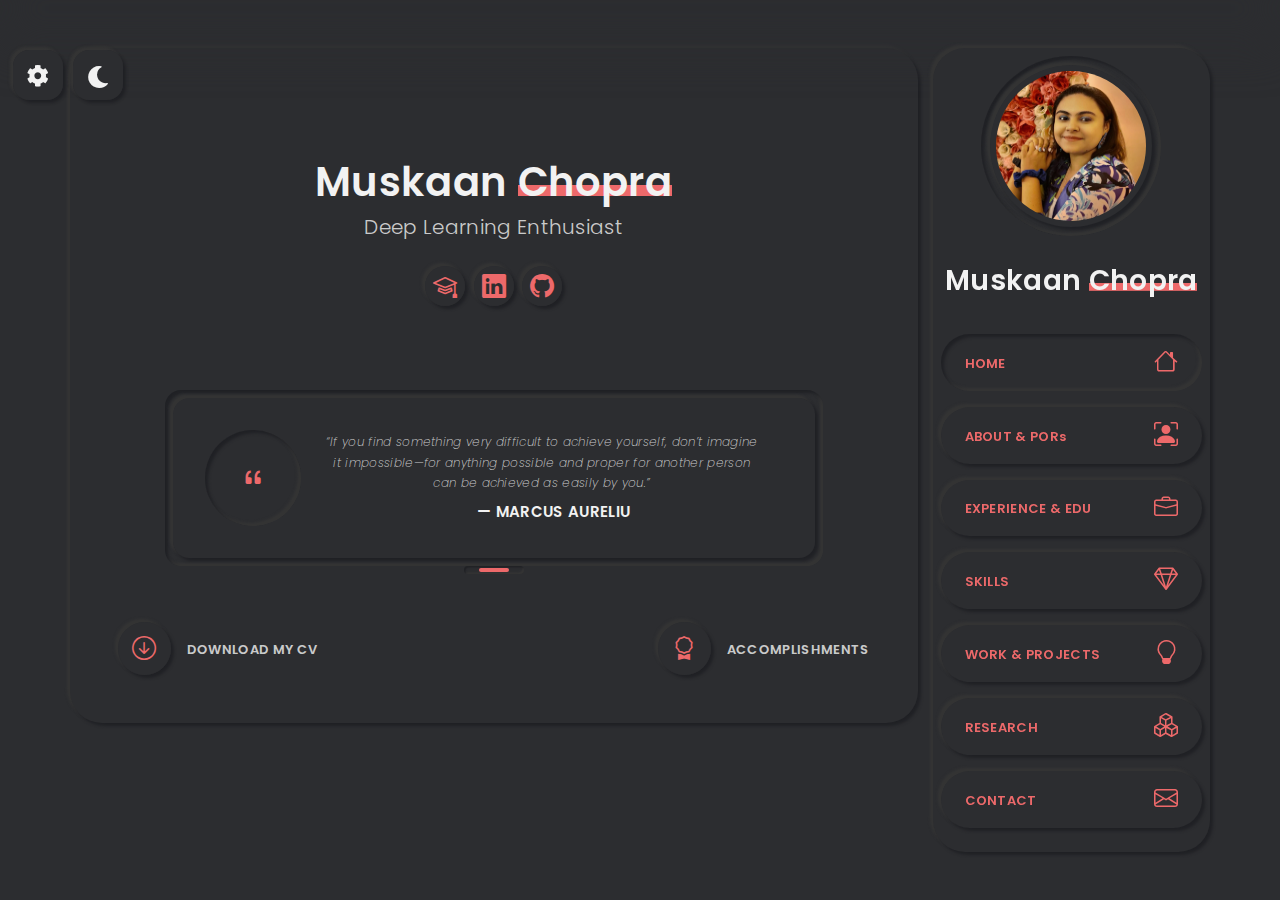
<file: DARK/index.html>
<!DOCTYPE html>
<html lang="en">
   
<head>
      <!-- Metas -->
      <meta charset="utf-8">
      <title>Muskaan Chopra</title>
      <link rel = "icon" href = 
"final-01.ico" 
        type = "image/x-icon">
      <meta name="description" content="">
      <meta name="viewport" content="width=device-width, initial-scale=1.0">
      <!-- Css -->
      <link href="css/bootstrap.css" rel="stylesheet" type="text/css" media="all" />
      <link href="css/main.css" rel="stylesheet" type="text/css" media="all" />
      <link href="css/venobox.css" rel="stylesheet" type="text/css" media="all" />
      <link href="css/animate.css" rel="stylesheet" type="text/css" media="all"/>
      <link href="css/fonts.css" rel="stylesheet" type="text/css" media="all" />
      <link href="css/owl-carousel/owl.carousel.css" rel="stylesheet"  media="all"/>
      <link href="css/owl-carousel/owl.theme.css" rel="stylesheet"  media="all" />
      <link href="css/owl-carousel/owl.transitions.css" rel="stylesheet"  media="all" />
      <link href="http://fonts.googleapis.com/css?family=Poppins:300,400,500,600,700" rel="stylesheet">
      <link rel="stylesheet" href="https://cdn.jsdelivr.net/npm/bootstrap-icons@1.8.0/font/bootstrap-icons.css">
      <link href="css/switcher.css"  rel="stylesheet" type="text/css"/>
      <link href="css/styles/clr-1.css" rel="stylesheet" type="text/css" title="clr-1" media="all"/>
      <link href="css/styles/clr-3.css" rel="alternate stylesheet" type="text/css" title="clr-3" media="all" />
      <link href="css/styles/clr-7.css" rel="alternate stylesheet" type="text/css" title="clr-7" media="all" />
      <link href="css/styles/clr-10.css" rel="alternate stylesheet" type="text/css" title="clr-10" media="all" />
      <link href="css/styles/clr-17.css" rel="alternate stylesheet" type="text/css" title="clr-17" media="all" />
      <link href="css/styles/clr-27.css" rel="alternate stylesheet" type="text/css" title="clr-27" media="all" />
      <link href="css/styles/clr-32.css" rel="alternate stylesheet" type="text/css" title="clr-32" media="all" />

      
   </head>
   <body>
      <div class="loader">
         <div class="loader-inner">
            <div class="bounce">
               <div class="bounce-circle"></div>
            </div>
         </div>
      </div>
      <div id="wrapper" class="wrapper home">
         <!--Alternate styles for demo purposes only-->
         <div class="styler">
            <div class="toggle">
               <div class="outer radius-1 d-inline-block">
                  <a class=" inner radius-1 d-block" ><span class="fa fa-cog"></span></a>
               </div>
            </div>
            <div class="day-night-mode">
               <div class="outer radius-1 d-inline-block">
                  <a class=" inner radius-1 d-block" href="../index.html"><span class="fa fa-moon"></span></a>
               </div>
            </div>
            <div>
               <h6 class="text-muted font-weight-400 mb-0">Pick a color</h6>
               <ul class="color-list pl-0 mb-0">
                  <li class="outer-sm"><a onclick="setActiveStyleSheet('clr-1'); return false;" class="clr-1 inner" href="#"><span></span></a></li>
                  <li class="outer-sm"><a onclick="setActiveStyleSheet('clr-3'); return false;" class="clr-3 inner-sm" href="#"><span></span></a></li>
                  <li class="outer-sm"><a onclick="setActiveStyleSheet('clr-7'); return false;" class="clr-7 inner-sm" href="#"><span></span></a></li>
                  <li class="outer-sm"><a onclick="setActiveStyleSheet('clr-10'); return false;" class="clr-10 inner-sm" href="#"><span></span></a></li>
                  <li class="outer-sm"><a onclick="setActiveStyleSheet('clr-17'); return false;" class="clr-17 inner-sm" href="#"><span></span></a></li>
                  <li class="outer-sm"><a onclick="setActiveStyleSheet('clr-27'); return false;" class="clr-27 inner-sm" href="#"><span></span></a></li>
                  <li class="outer-sm"><a onclick="setActiveStyleSheet('clr-32'); return false;" class="clr-32 inner-sm" href="#"><span></span></a></li>
               </ul>
            </div>
            <div class="mt-3">
            <div class="reset outer radius-2 d-inline-block">
               <a class="inner radius-2 d-block px-4 py-1 font-size-13   font-weight-500" href="#" onclick="setActiveStyleSheet('clr-1'); return false;">
               Reset
               </a>
            </div>
            <div class="ml-1 close-styler outer radius-2 d-inline-block">
               <a class="inner radius-2 d-block px-4 py-1 font-size-13   font-weight-500" href="#">
               Close
               </a>
            </div>
            </div>         </div>


         <div class="blurred-content"></div>
         <div class="container spacer-xlg">
            <div class="row ">
               <div class="col-lg-9 my-order-switch-1 ">
                  <!--Home-->
                  <section id="home" class="shadow bg-dark radius-2 padding-dy text-center " >
                     <div class="row v-height-50 v-centred">
                        <div class="col-md-12">
                           <h1 class="font-weight-600 mb-0"> Muskaan <mark>Chopra
                              </mark>
                           </h1>
                           <div class="text-rotation">
                              <div class="item">
                                 <h6 class="h5 text-muted mt-1 mb-0 "> <span class=" text-rotating">Deep Learning Enthusiast, Machine Learning, Data Science</span></h6>
                              </div>
                           </div>
                           <ul class="list-inline  mb-0 mt-4">
                              <li class="list-inline-item mr-1 outer radius-2 mb-2 mb-lg-0">
                                 <a class="inner btn btn-round btn-icon" href="https://scholar.google.com/citations?hl=en&user=8EUrASYAAAAJ">
                                    <i class="bi bi-mortarboard" style="font-size: 1.5rem;"></i>
                                 </a>
                              </li>
                              <li class="list-inline-item mr-1 outer radius-2 mb-2 mb-lg-0">
                                 <a class="inner btn btn-round btn-icon" href="https://www.linkedin.com/in/muskaanchopra712/" >
                                    <i class="bi bi-linkedin" style="font-size: 1.5rem;"></i>
                                 </a>
                              </li>
                              <li class="list-inline-item mx-0 outer radius-2 mb-2 mb-lg-0">
                                 <a class="inner btn btn-round btn-icon" href="https://github.com/muskaan712" >
                                    <i class="bi bi-github"  style="font-size: 1.5rem;"></i>
                                 </a>
                              </li>
                           </ul>
                        </div>
                     </div>
                     <div class="col-md-12">
                        <div class="px-5 mt-4">
                           <div class="p-2  radius-1 shadow-inner ">
                              <div class="shadow radius-1 p-5">
                                 <div class="media  align-items-center">
                                    <div class="radius-5 mr-4 d-none d-lg-block">
                                       <div class="shadow-inner  ui-icon ui-icon-xl ui-icon-xxl">
                                          <div class="ui-icon-inner">
                                             <i class="bi bi-quote" style="font-size: 1.5rem;      "></i>
                                          </div>
                                       </div>
                                    </div>
                                    <div class="media-body">
                                       <blockquote class="mb-2 font-size-12 mr-0 mr-lg-4">“If you find something very difficult to achieve yourself, don’t imagine it impossible—for
                                          anything possible and proper for another person can be achieved as easily by you.”
                                         
                                       </blockquote>
                                       <h6 class="font-size-15 font-weight-600 mb-0">— MARCUS AURELIU</h6>
                                    </div>
                                 </div>
                              </div>
                           </div>
                        </div>
                     </div>
                     <div class="row ">
                        <div class="col-md-12 mb-6">
                           <hr class="divider divider-lg divider-center ">
                        </div>
                        <div class="col-md-6 text-left mb-2 mb-lg-0">
                           <a class="float-left" target="_blank" href="assets/Muskaan_Resume.pdf">
                              <div class="media  align-items-center">
                                 <div class="outer radius-2 mr-3">
                                    <div class="ui-icon ui-icon-md inner ">
                                       <div class="ui-icon-inner">
                                          <i class="bi bi-arrow-down-circle" style="font-size: 1.5rem;"></i>
                                       </div>
                                    </div>
                                 </div>
                                 <div class="media-body">
                                    <span class="text-muted font-size-13 font-weight-600 text-uppercase">Download my CV</span>
                                 </div>
                              </div>
                           </a>
                        </div>
                        
                        <div class="col-md-6 text-left mb-2 mb-lg-0">
                           <a class="float-md-right" target="_blank" href="accom.html">
                              <div class="media  align-items-center">
                                 <div class="outer radius-2  mr-3">
                                    <div class="ui-icon ui-icon-md inner ">
                                       <div class="ui-icon-inner">
                                          <i class="bi bi-award" style="font-size: 1.5rem;"></i>
                                       </div>
                                    </div>
                                 </div>
                                 <div class="media-body">
                                    <span class="text-muted font-size-13 font-weight-600 text-uppercase">Accomplishments</span>
                                 </div>
                              </div>
                           </a>
                        </div>
                     </div>
                  </section>
                  <!--Home-->

                  <!--About-->
                  <section id="about" class="shadow bg-dark radius-2 padding-dy">
                     <div class="row mb-5">
                        <div class="col">
                           <h6 class="font-weight-700  mb-0 text-uppercase mb-2">About me</h6>
                           <hr class="divider divider-left divider-lg float-left">
                        </div>
                     </div>
                     <div class="row mb-2">
                        <div class="col-lg-12">
                           <h1 class="font-weight-600 mb-0"> Muskaan <mark>Chopra</mark></h1>
                           <h6 class="h5 text-muted">Deep Learning Enthusiast- Currently Working in the domain of Self Supervised Learning</h6>
                        </div>
                     </div>
                     <div class="row mb-2">
                        <div class="col-md-6">
                           <p>Enthusiastic B.E. (COMPUTER SCIENCE) student eager to contribute to team 
                              success through hard work and excellent organizational skills. I pride myself on being 
                              detail-oriented, punctual, and driven. I am motivated to learn, grow and excel in the Current field I am in. 
                           </p>
                        </div>
                        <div class="col-md-6">
                           <p>In today's world, more and more new data originates each hour. Research Work enables me to 
                              explore more about data, operations on the data, and how it can be used for a novel cause, 
                              and provides me an opportunity to be creative and think out of the box. 
                           </p>
                        </div>
                     </div>

                     <div class="row">
                        <div class="col-lg-6 mb-3 mb-lg-0">
                           <div class="text-center  p-2 radius-1 shadow-inner ">
                              <div class="shadow radius-1">
                                 <ul class="text-center info-list font-size-14 p-2 list-inline  mb-0">
                                    <li><span class="inf">ACM: </span>  <span class="value">4915557</span></li>
                                 </ul>
                              </div>
                           </div>
                        </div>
                        <div class="col-lg-6">
                           <div class="text-center  p-2 radius-1 shadow-inner ">
                              <div class="shadow radius-1">
                                 <ul class=" text-center info-list p-2 font-size-14 list-inline mb-0">
                                    <li><span class="inf">IEEE</span>  <span class="value">98129752</span></li>
                                 </ul>
                              </div>
                           </div>
                        </div>
                     </div>

                     <div class="row mb-5 mt-6">
                        <div class="col">
                           <h6 class="font-weight-700  mb-0 text-uppercase mb-2">Positions of Responsibility</h6>
                           <hr class="divider divider-left divider-lg float-left">
                        </div>
                     </div>
                     <div class="row">
                        <div class="col-md-4 mb-3 mb-lg-0">
                           <div class=" service text-center">
                              <div class="outer ui-icon-outer-lg  radius-2 m-auto">
                                 <div class="ui-icon ui-icon-lg  inner ">
                                    <div class="ui-icon-inner ui-icon-inner-lg">
                                       <i class="bi bi-stars" style="font-size: 1.5rem;      "></i>
                                    </div>
                                 </div>
                              </div>
                              <h6 class="font-weight-600 font-size-15 mb-1 mt-3">Chairperson(2021-22)</h6>
                              <p class="mb-0"><a href="https://ccet.acm.org/">CCET ACM Student Chapter</a></p>
                           </div>
                        </div>
                        <div class="col-md-4 mb-3 mb-lg-0">
                           <div class="service text-center">
                              <div class="outer ui-icon-outer-lg  radius-2 m-auto">
                                 <div class="ui-icon ui-icon-lg  inner ">
                                    <div class="ui-icon-inner ui-icon-inner-lg">
                                       <i class="bi bi-stars" style="font-size: 1.5rem;       "></i>
                                    </div>
                                 </div>
                              </div>
                              <h6 class="font-weight-600 font-size-15 mb-1 mt-3">Feature Editor</h6>
                              <p class="mb-0"><a href="https://xrds.acm.org/aboutus.cfm">XRDS, ACM</a></p>
                           </div>
                        </div>
                        <div class="col-md-4 mb-3 mb-lg-0">
                           <div class="service text-center">
                              <div class="outer ui-icon-outer-lg  radius-2 m-auto">
                                 <div class="ui-icon ui-icon-lg  inner ">
                                    <div class="ui-icon-inner ui-icon-inner-lg">
                                       <i class="bi bi-stars" style="font-size: 1.5rem;       "></i>
                                    </div>
                                 </div>
                              </div>
                              <h6 class="font-weight-600 font-size-15 mb-1 mt-3">Community Mentor</h6>
                              <p class="mb-0">Yocket</p>
                           </div>
                        </div>
                     </div>
                     <div class="row mb-5 mt-6">
                        <div class="col">
                           <h6 class="font-weight-700  mb-0 text-uppercase mb-2">  </h6>
                           <hr class="divider divider-left divider-lg float-left">
                        </div>
                     </div>

                     <div class="row">
                        <div class="col-md-6 text-left mb-2 mb-lg-0">
                           <a class="float-left" href="assets/Muskaan_Resume.pdf">
                              <div class="media  align-items-center">
                                 <div class="outer radius-2 mr-3">
                                    <div class="ui-icon ui-icon-md inner ">
                                       <div class="ui-icon-inner">
                                          <i class="bi bi-arrow-down-circle" style="font-size: 1.5rem;"></i>
                                       </div>
                                    </div>
                                 </div>
                                 <div class="media-body">
                                    <span class="text-muted font-size-13 font-weight-600 text-uppercase">Download my CV</span>
                                 </div>
                              </div>
                           </a>
                        </div>
                        
                        <div class="col-md-6 text-left mb-2 mb-lg-0">
                           <a class="float-md-right" href="accom.html">
                              <div class="media  align-items-center">
                                 <div class="outer radius-2  mr-3">
                                    <div class="ui-icon ui-icon-md inner ">
                                       <div class="ui-icon-inner">
                                          <i class="bi bi-award" style="font-size: 1.5rem;"></i>
                                       </div>
                                    </div>
                                 </div>
                                 <div class="media-body">
                                    <span class="text-muted font-size-13 font-weight-600 text-uppercase">Accomplishments</span>
                                 </div>
                              </div>
                           </a>
                        </div>
                     </div>
                  </section>
                  <!--About-->

                  <!--EE-->
                  <section id="ee" class="shadow bg-dark radius-2 padding-dy">
                     <div class="row mb-5 mt-6">
                        <div class="col">
                           <h6 class="font-weight-700  mb-0 text-uppercase mb-2">Experience</h6>
                           <hr class="divider divider-left divider-lg float-left">
                        </div>
                     </div>
                     <div class="row ">
                        <div class="col-md-12">
                           <div class="timeline">
                              <div class="outer radius-2 position-absolute">
                                 <div class="ui-icon ui-icon-md inner ">
                                    <div class="ui-icon-inner">
                                       <i class="bi bi-briefcase " style="font-size: 1.5rem;       "></i>
                                    </div>
                                 </div>
                              </div>
                              <div class=" pt-7">
                                 <div class="timeline-content">
                                    <div class="mb-1">
                                       <h6 class="font-weight-600 font-size-15 mb-1">SDE Intern- <a href="https://www.blazop.com/">BlaZop</a></h6>
                                       <div class="font-size-13   mb-1"><i class="fa fa-calendar mr-2 text-muted"></i>Dec 2021 - Jan 2022</div>
                                    </div>
                                    <p class="mb-0">Built MongoDB Integration Adaptor for CRUD Operations
                                    </p>
                                 </div>
                                
                                 <div class="timeline-content">
                                    <div class="mb-1">
                                       <h6 class="font-weight-600 font-size-15 mb-1">Data Science Intern- <a href="https://hey-stack.com/">HeyStack</a></h6>
                                       <div class="font-size-13   mb-1"><i class="fa fa-calendar mr-2 text-muted"></i>Sept. 2021 – Oct. 2021</div>
                                    </div>
                                    <p class=" mb-0">•Researched for various emotions that may exist in reviews of a product for classification.
                                       •Scripted Scrapers in Python for Data Gathering and further analyzed it.
                                    </p>
                                 </div>
                                 <div class="timeline-content">
                                    <div class="mb-1">
                                       <h6 class="font-weight-600 font-size-15 mb-1">Machine Learning Intern- <a href="https://www.scanta.io/">Scanta</a></h6>
                                       <div class="font-size-13   mb-1"><i class="fa fa-calendar mr-2 text-muted"></i>July 2021 – Dec. 2021</div>
                                    </div>
                                    <p class=" mb-0">•Worked on Morale detection using emotion and sentiment scores, Pattern detection from a text using regex,
                                       Emotion Detection using Models like T5-base fine-tuned for Emotion Recognition.
                                       •Worked with Genism, NLPAUG & NLPStanza.
                                    </p>
                                 </div>
                                 <div class="timeline-content">
                                    <div class="mb-1">
                                       <h6 class="font-weight-600 font-size-15 mb-1">Research Intern- <a href="#">Design and Innovation Centre, Panjab University</a></h6>
                                       <div class="font-size-13   mb-1"><i class="fa fa-calendar mr-2 text-muted"></i>April 2021 - April 2022</div>
                                    </div>
                                    <p class=" mb-0">•Worked on Predictive Maintenance for early prediction of faults in machine by thermal and Time Series analysis
                                       using ARIMA Model & LSTM RNN on real time temperature data collected from sensors.
                                    </p>
                                 </div>
                                 <div class="timeline-content">
                                    <div class="mb-1">
                                       <h6 class="font-weight-600 font-size-15 mb-1">UI Intern- <a href="https://www.scanta.io/">Scanta</a></h6>
                                       <div class="font-size-13   mb-1"><i class="fa fa-calendar mr-2 text-muted"></i>Dec. 2020 – Feb. 2021</div>
                                    </div>
                                    <p class=" mb-0">Assisted in Developing the Front-End with Docker Integration UI for Bot Security
                                    </p>
                                 </div>
                              </div>
                           </div>
                        </div>
                     </div>
                     <div class="row mb-5 mt-6">
                        <div class="col">
                           <h6 class="font-weight-700  mb-0 text-uppercase mb-2">Education</h6>
                           <hr class="divider divider-left divider-lg float-left">
                        </div>
                     </div>
                     <div class="row ">
                        <div class="col-md-12">
                           <div class="timeline">
                              <div class="outer radius-2 position-absolute">
                                 <div class="ui-icon ui-icon-md inner ">
                                    <div class="ui-icon-inner">
                                       
                                       <i class="bi bi-mortarboard" style="font-size: 1.5rem;       "></i>
                                    </div>
                                 </div>
                              </div>
                              <div class=" pt-7">
                                 <div class="timeline-content">
                                    <div class="mb-1">
                                       <h6 class="font-weight-600 font-size-15 mb-1">B.E. (Computer Science) - Chandigarh College Of Engineering & Technology, Panjab University  </h6>
                                       <div class="font-size-13   mb-1"><i class="fa fa-calendar mr-2 text-muted"></i>2019 - 2023</div>
                                    </div>
                                    <p class=" mb-0">CGPA, After Semester 4 : 9.26 <br> 1) College Website Development Head, Executive Member Training and Placement Cell.<br> 2) Class Representative- Gained public speaking, organisation, problem-solving and negotiation skills by
                                       proactively coordinating with a class of 75 students and staff.
                                    </p>
                                 </div>
                              </div>
                           </div>
                        </div>
                     </div>
                     <div class="row">
                        <div class="col-md-12 mt-6 pt-6 mb-6">
                           <hr class="divider divider-lg divider-center ">
                        </div>
                        <div class="col-md-6 text-left mb-2 mb-lg-0">
                           <a class="float-left" href="assets/Muskaan_Resume.pdf">
                              <div class="media  align-items-center">
                                 <div class="outer radius-2 mr-3">
                                    <div class="ui-icon ui-icon-md inner ">
                                       <div class="ui-icon-inner">
                                          <i class="bi bi-arrow-down-circle" style="font-size: 1.5rem;"></i>
                                       </div>
                                    </div>
                                 </div>
                                 <div class="media-body">
                                    <span class="text-muted font-size-13 font-weight-600 text-uppercase">Download my CV</span>
                                 </div>
                              </div>
                           </a>
                        </div>
                        
                        <div class="col-md-6 text-left mb-2 mb-lg-0">
                           <a class="float-md-right" href="accom.html">
                              <div class="media  align-items-center">
                                 <div class="outer radius-2  mr-3">
                                    <div class="ui-icon ui-icon-md inner ">
                                       <div class="ui-icon-inner">
                                          <i class="bi bi-award" style="font-size: 1.5rem;"></i>
                                       </div>
                                    </div>
                                 </div>
                                 <div class="media-body">
                                    <span class="text-muted font-size-13 font-weight-600 text-uppercase">Accomplishments</span>
                                 </div>
                              </div>
                           </a>
                        </div>
                     </div>
                  </section>
                  <!--EE-->

                  <!--skills-->
                  <section id='skills' class="shadow bg-dark radius-2 padding-dy">
                     <div class="row mb-5 mt-6">
                        <div class="col">
                           <h6 class="font-weight-700  mb-0 text-uppercase mb-2">Professional skills</h6>
                           <hr class="divider divider-left divider-lg float-left">
                        </div>
                     </div>
                     <div class="row">
                        <div class="col-lg-12 mb-12 mb-lg-0">
                           <div class="text-center  p-2 radius-1 shadow-inner ">
                              <div class="shadow radius-1">
                                 <ul class="text-center info-list font-size-14 p-2 list-inline  mb-0">
                                    <li><span class="inf">Languages </span>  <span class="value"> Python, C++, R</span></li>
                                    <li><span class="inf">Web Technologies</span>  <span class="value"> HTML, CSS, Bootstrap, Materialize </span></li>
                                    <li><span class="inf">Databases</span>  <span class="value"> MySQL, MongoDB</span></li>
                                    <li><span class="inf">Developer Tools</span>  <span class="value"> Git, Docker, Google Cloud Platform, VS Code, PyCharm, Heroku</span></li>
                                    <li><span class="inf">Frameworks</span>  <span class="value">Pymongo, Flask, Streamlit</span></li>
                                 </ul>
                              </div>
                           </div>
                        </div>
                     </div>
                     <div class="row">
                        <div class="col-md-12 mt-5 mb-5">
                           <hr class="divider divider-md divider-center ">
                        </div>
                     </div>
                     <div class="row">
                        <div class="col-lg-12 mb-12 mb-lg-0">
                           <div class="text-center  p-2 radius-1 shadow-inner ">
                              <div class="shadow radius-1">
                                 <ul class="text-center info-list font-size-14 p-2 list-inline  mb-0">
                                    <li><span class="inf">Computer Vision</span>  <span class="value">Self-Supervised Learning, FastAi</span></li>
                                    <li><span class="inf">NLP </span>  <span class="value"> NLTK, SpaCy, Gensim, hugging-face, NLPStanza, NLPAug, BERT, GloVe, ProfanityFilter, PDF Operations, RAKE, regex</span></li>
                                    <li><span class="inf">Time Series Analysis</span>  <span class="value"> Smoothing, Holt-winter Exponential, ARIMA/SARIMA, ARMA, ARIMAX/SARIMAX </span></li>
                                    <li><span class="inf">ML/DL</span>  <span class="value"> sci-kit learn, pytorch, tensorflow</span></li>
                                    <li><span class="inf">Analytics</span>  <span class="value">MS Excel, Google sheets, Power BI, Tableau</span></li>
                                 </ul>
                              </div>
                           </div>
                        </div>
                     </div>
                  </section>
                  <!--skills-->

                  <!--work-->
                  <section id="work" class="shadow bg-dark radius-2 padding-dy work">
                     <div class="row mb-5">
                        <div class="col">
                           <h6 class="font-weight-700  mb-0 text-uppercase mb-2">Work & Projects</h6>
                           <hr class="divider divider-left divider-lg float-left">
                        </div>
                     </div>
                     <div class="row text-center">
                        <div class="col">
                           <ul class="filter mb-0 pl-0">
                              <li class=" radius-2 mb-3 mb-md-0"><a data-filter="all" href="#" class="active inner radius-2">All</a></li>
                              <li class=" radius-2 mb-3 mb-md-0"> <a data-filter="Events" href="#" class="inner radius-2">Events</a></li>
                              <li class=" radius-2 mb-3 mb-md-0"><a data-filter="Projects" href="#" class="inner radius-2">Projects</a></li>
                           </ul>
                        </div>
                     </div>
                     <div class="row">
                        <div class="col-md-12 mt-5 mb-5">
                           <hr class="divider divider-md divider-center ">
                        </div>
                     </div>

                     <div class="row ">
                        <div class="col-lg-4 mb-5">
                           <div class="item Events">
                              <a class="radius-1 shadow-inner  hover-effect d-block" data-overlay="rgba(52,58,64,.6)" href="https://github.com/muskaan712/Space-Dashboard">
                                 <span class="hover-effect-container">
                                 <span class="hover-effect-icon ">
                                 <span class=" fas fa-eye top-icon "></span>
                                 </span>
                                 </span>
                                 <div class="  p-2  ">
                                    <div class="shadow radius-1">
                                       <img class=" radius-1" alt="" src="assets/img/4.png">
                                    </div>
                                 </div>
                              </a>
                           </div>
                           <h6 style="padding-top: 10px; text-align: center;" class="font-weight-400 font-size-15 mb-1"> <a href="https://github.com/muskaan712/Space-Dashboard">Space Company Data visualization dashboard in Tableau.</a></h6>
                        </div>
                        <div class="col-lg-4 mb-5">
                           <div class="item Events">
                              <a class="radius-1 shadow-inner  hover-effect d-block" data-overlay="rgba(52,58,64,.6)" href="https://github.com/muskaan712/Covid-Dashboard">
                                 <span class="hover-effect-container">
                                 <span class="hover-effect-icon ">
                                 <span class=" fas fa-eye top-icon "></span>
                                 </span>
                                 </span>
                                 <div class="  p-2  ">
                                    <div class="shadow radius-1">
                                       <img class=" radius-1" alt="" src="assets/img/3.png">
                                    </div>
                                 </div>
                              </a>
                           </div>
                           <h6 style="padding-top: 10px; text-align: center;" class="font-weight-400 font-size-15 mb-1"> <a href="https://github.com/muskaan712/Covid-Dashboard">Covid-19 Data visualization dashboard in Tableau</a></h6>
                        </div>
                        <div class="col-lg-4 mb-5">
                           <div class="item Events">
                              <a class="radius-1 shadow-inner  hover-effect d-block" data-overlay="rgba(52,58,64,.6)" href="https://github.com/muskaan712/ToDoApp">
                                 <span class="hover-effect-container">
                                 <span class="hover-effect-icon ">
                                 <span class=" fas fa-eye top-icon "></span>
                                 </span>
                                 </span>
                                 <div class="  p-2  ">
                                    <div class="shadow radius-1">
                                       <img class=" radius-1" alt="" src="assets/img/2.png">
                                    </div>
                                 </div>
                              </a>
                           </div>
                           <h6 style="padding-top: 10px; text-align: center;" class="font-weight-400 font-size-15 mb-1"> <a href="https://github.com/muskaan712/ToDoApp">Flask To Do App with MongoDB</a></h6>
                        </div>
                        <div class="col-lg-4 mb-5">
                           <div class="item Events">
                              <a class="radius-1 shadow-inner  hover-effect d-block" data-overlay="rgba(52,58,64,.6)" href="https://github.com/muskaan712/JobRecommender">
                                 <span class="hover-effect-container">
                                 <span class="hover-effect-icon ">
                                 <span class=" fas fa-eye top-icon "></span>
                                 </span>
                                 </span>
                                 <div class="  p-2  ">
                                    <div class="shadow radius-1">
                                       <img class=" radius-1" alt="" src="assets/img/1.png">
                                    </div>
                                 </div>
                              </a>
                           </div>
                           <h6 style="padding-top: 10px; text-align: center;" class="font-weight-400 font-size-15 mb-1"> <a href="https://github.com/muskaan712/JobRecommender">Streamlit Job Recommender App with MongoDB</a></h6>
                        </div>
                        <div class="col-lg-4 mb-5">
                           <div class="item Events">
                              <a class="radius-1 shadow-inner  hover-effect d-block" data-overlay="rgba(52,58,64,.6)" href="https://www.youtube.com/watch?v=QABKT5_c6xk">
                                 <span class="hover-effect-container">
                                 <span class="hover-effect-icon ">
                                 <span class=" fas fa-eye top-icon "></span>
                                 </span>
                                 </span>
                                 <div class="  p-2  ">
                                    <div class="shadow radius-1">
                                       <img class=" radius-1" alt="" src="assets/img/w14-01.png">
                                    </div>
                                 </div>
                              </a>
                           </div>
                           <h6 style="padding-top: 10px; text-align: center;" class="font-weight-400 font-size-15 mb-1"> <a href="https://www.youtube.com/watch?v=QABKT5_c6xk">Hands-On Session On Roadmap To ML Algorithms</a></h6>
                        </div>

                        <div class="col-lg-4 mb-5">
                           <div class="item Events">
                              <a class="radius-1 shadow-inner  hover-effect d-block" data-overlay="rgba(52,58,64,.6)" href="https://www.youtube.com/watch?v=QABKT5_c6xk">
                                 <span class="hover-effect-container">
                                 <span class="hover-effect-icon ">
                                 <span class=" fas fa-eye top-icon "></span>
                                 </span>
                                 </span>
                                 <div class="  p-2  ">
                                    <div class="shadow radius-1">
                                       <img class=" radius-1" alt="" src="assets/img/w13-01.png">
                                    </div>
                                 </div>
                              </a>
                           </div>
                           <h6 style="padding-top: 10px; text-align: center;" class="font-weight-400 font-size-15 mb-1"> <a href="https://www.youtube.com/watch?v=QABKT5_c6xk">Lecture On UG Perspective Of CSE</a></h6>
                        </div>
                        <div class="col-lg-4 mb-5">
                           <div class="item Events">
                              <a class="radius-1 shadow-inner  hover-effect d-block" data-overlay="rgba(52,58,64,.6)" href="https://github.com/muskaan712/Review-Scraper">
                                 <span class="hover-effect-container">
                                 <span class="hover-effect-icon ">
                                 <span class=" fas fa-eye top-icon "></span>
                                 </span>
                                 </span>
                                 <div class="  p-2  ">
                                    <div class="shadow radius-1">
                                       <img class=" radius-1" alt="" src="assets/img/w12-01.png">
                                    </div>
                                 </div>
                              </a>
                           </div>
                           <h6 style="padding-top: 10px; text-align: center;" class="font-weight-400 font-size-15 mb-1"> <a href="https://github.com/muskaan712/Review-Scraper">Web Scraper using Selenium in Python</a></h6>
                        </div>
                        <div class="col-lg-4 mb-5">
                           <div class="item Events">
                              <a class="radius-1 shadow-inner  hover-effect d-block" data-overlay="rgba(52,58,64,.6)" href="https://github.com/muskaan712/Temp-Prediction_ARIMA">
                                 <span class="hover-effect-container">
                                 <span class="hover-effect-icon ">
                                 <span class=" fas fa-eye top-icon "></span>
                                 </span>
                                 </span>
                                 <div class="  p-2  ">
                                    <div class="shadow radius-1">
                                       <img class=" radius-1" alt="" src="assets/img/w9-01.png">
                                    </div>
                                 </div>
                              </a>
                           </div>
                           <h6 style="padding-top: 10px; text-align: center;" class="font-weight-400 font-size-15 mb-1"> <a href="https://github.com/muskaan712/Temp-Prediction_ARIMA">Temperature Prediction based on ARIMA</a></h6>
                        </div>

                        <div class="col-lg-4 mb-5">
                           <div class="item Events">
                              <a class="radius-1 shadow-inner  hover-effect d-block" data-overlay="rgba(52,58,64,.6)" href="https://www.youtube.com/watch?v=L2vM5yTlhlo">
                                 <span class="hover-effect-container">
                                 <span class="hover-effect-icon ">
                                 <span class=" fas fa-eye top-icon "></span>
                                 </span>
                                 </span>
                                 <div class="  p-2  ">
                                    <div class="shadow radius-1">
                                       <img class=" radius-1" alt="" src="assets/img/w2-01.png">
                                    </div>
                                 </div>
                              </a>
                           </div>
                           <h6 style="padding-top: 10px; text-align: center;" class="font-weight-400 font-size-15 mb-1"> <a href="https://www.youtube.com/watch?v=L2vM5yTlhlo">FOUR DAY NATIONAL WEBINAR, CSTT, Ministry of Education</a></h6>
                        </div>
                        <div class="col-lg-4 mb-5">
                           <div class="item Events">
                              <a class="radius-1 shadow-inner  hover-effect d-block" data-overlay="rgba(52,58,64,.6)" href="https://muskaan712.github.io/angular-covidtracker/">
                                 <span class="hover-effect-container">
                                 <span class="hover-effect-icon ">
                                 <span class=" fas fa-eye top-icon "></span>
                                 </span>
                                 </span>
                                 <div class="  p-2  ">
                                    <div class="shadow radius-1">
                                       <img class=" radius-1" alt="" src="assets/img/w5-01.png">
                                    </div>
                                 </div>
                              </a>
                           </div>
                           <h6 style="padding-top: 10px; text-align: center;" class="font-weight-400 font-size-15 mb-1"> <a href="https://muskaan712.github.io/angular-covidtracker/">COVID-19 TRACKER-In Angular CLI</a></h6>
                        </div>
                     </div>

                     <div class="row">
                        <div class="col-md-12 mt-6 pt-6 mb-6">
                           <hr class="divider divider-lg divider-center ">
                        </div>
                        <div class="col-md-6 text-left mb-2 mb-lg-0">
                           <a class="float-left" href="assets/Muskaan_Resume.pdf">
                              <div class="media  align-items-center">
                                 <div class="outer radius-2 mr-3">
                                    <div class="ui-icon ui-icon-md inner ">
                                       <div class="ui-icon-inner">
                                          <i class="bi bi-arrow-down-circle" style="font-size: 1.5rem;"></i>
                                       </div>
                                    </div>
                                 </div>
                                 <div class="media-body">
                                    <span class="text-muted font-size-13 font-weight-600 text-uppercase">Download my CV</span>
                                 </div>
                              </div>
                           </a>
                        </div>    
                        <div class="col-md-6 text-left mb-2 mb-lg-0">
                           <a class="float-md-right" href="accom.html">
                              <div class="media  align-items-center">
                                 <div class="outer radius-2  mr-3">
                                    <div class="ui-icon ui-icon-md inner ">
                                       <div class="ui-icon-inner">
                                          <i class="bi bi-award" style="font-size: 1.5rem;"></i>
                                       </div>
                                    </div>
                                 </div>
                                 <div class="media-body">
                                    <span class="text-muted font-size-13 font-weight-600 text-uppercase">Accomplishments</span>
                                 </div>
                              </div>
                           </a>
                        </div>
                     </div>
                  </section>
                  <!--work-->

                  <!--research-->
                  <section id="research" class="shadow bg-dark radius-2 padding-dy ">
                       
                     <div class="row mb-5 mt-6">
                        <div class="col">
                           <h6 class="font-weight-700  mb-0 text-uppercase mb-2">Research</h6>
                           <hr class="divider divider-left divider-lg float-left">
                        </div>
                     </div>
                     <div class="row ">
                        <div class="col-md-12">
                           <div class="timeline">
                              <div class="outer radius-2 position-absolute">
                                 <div class="ui-icon ui-icon-md inner ">
                                    <div class="ui-icon-inner">
                                       <i class="bi bi-briefcase " style="font-size: 1.5rem;       "></i>
                                    </div>
                                 </div>
                              </div>
                              <div class=" pt-7">
                                 <div class="timeline-content">
                                    <div class="mb-1">
                                       <h6 class="font-weight-600 font-size-15 mb-1">Assess and Analyze Covid-19 Immunization Process using Co-win :A Data Science Approach to make India self-reliant and safe</h6>
                                       <div class="font-size-13   mb-1"><a href="http://ceur-ws.org/Vol-3080/10.pdf">Published</a></div>
                                    </div>
                                    <p class="mb-0">CEUR-WS.org, SysCom 2021
                                    </p>
                                 </div>
      
                                 <div class="timeline-content">
                                    <div class="mb-1">
                                       <h6 class="font-weight-600 font-size-15 mb-1">Impact And Usability Of Artificial Intelligence In Manufacturing Workflow To Empower Industry 4.0</h6>
                                       <div class="font-size-13   mb-1"><a href="http://ceur-ws.org/Vol-3080/4.pdf">Published</a></div>
                                    </div>
                                    <p class="mb-0">CEUR-WS.org, SysCom 2021
                                    </p>
                                 </div>
                                 
                                 <div class="timeline-content">
                                    <div class="mb-1">
                                       <h6 class="font-weight-600 font-size-15 mb-1">Influence And Establishment Of Smart Transport In Smart Cities</h6>
                                       <div class="font-size-13   mb-1"><a href="http://ceur-ws.org/Vol-3080/16.pdf">Published</a></div>
                                    </div>
                                    <p class="mb-0">CEUR-WS.org, SysCom 2021
                                    </p>
                                 </div>
      
                                 <div class="timeline-content">
                                    <div class="mb-1">
                                       <h6 class="font-weight-600 font-size-15 mb-1">Predicting Catastrophic Events Using Machine Learning Models For Natural Language Processing</h6>
                                       <div class="font-size-13   mb-1"><a href="https://www.igi-global.com/chapter/predicting-catastrophic-events-using-machine-learning-models-for-natural-language-processing/293158">Published</a></div>
                                    </div>
                                    <p class="mb-0">Data Mining Approaches for Big Data and Sentiment Analysis in Social Media
                                    </p>
                                 </div>
      
                                 <div class="timeline-content">
                                    <div class="mb-1">
                                       <h6 class="font-weight-600 font-size-15 mb-1">Role Of Social Media In Covid-19 Pandemic: A Literature Review</h6>
                                       <div class="font-size-13   mb-1"><a href="https://www.igi-global.com/chapter/role-of-social-media-in-the-covid-19-pandemic/293151">Published</a></div>
                                    </div>
                                    <p class="mb-0">Data Mining Approaches for Big Data and Sentiment Analysis in Social Media
                                    </p>
                                 </div>
      
                                 <div class="timeline-content">
                                    <div class="mb-1">
                                       <h6 class="font-weight-600 font-size-15 mb-1">A Comparative Study Of Generative Adversarial Networks For Text-To-Image Synthesis</h6>
                                       <div class="font-size-13   mb-1">In Press, IJSSCI: Volume 14, Issue 1, Article 14</div>
                                    </div>
                                    <p class="mb-0">International Journal of Software Science and Computational Intelligence
                                    </p>
                                 </div>
                                    
                                 <div class="timeline-content">
                                    <div class="mb-1">
                                       <h6 class="font-weight-600 font-size-15 mb-1">A study on detection of COVID from chest X-rays using Convolutional neural network</h6>
                                       <div class="font-size-13   mb-1"><a href= "https://www.igi-global.com/article/a-comparative-study-of-generative-adversarial-networks-for-text-to-image-synthesis/300364">Published</a> IJSSCI: Volume 14, Issue 1, Article 19</div>
                                    </div>
                                    <p class="mb-0">International Journal of Software Science and Computational Intelligence
                                    </p>
                                 </div>
                              </div>
                           </div>
                        </div>

                        <div class="col-md-6 text-left mb-2 mb-lg-0">
                           <a class="float-left" href="research.html">
                              <div class="media  align-items-center">
                                 <div class="outer radius-2 mr-3">
                                    <div class="ui-icon ui-icon-md inner ">
                                       <div class="ui-icon-inner">
                                          <i class="bi bi-box-arrow-in-up-right" style="font-size: 1.5rem;"></i>
                                       </div>
                                    </div>
                                 </div>
                                 <div class="media-body">
                                    <span class="text-muted font-size-13 font-weight-600 text-uppercase">Check All</span>
                                 </div>
                              </div>
                           </a>
                        </div>

                     </div>
                     
                     
                     <div class="row">
                        <div class="col-md-12 mt-6 pt-6 mb-6">
                           <hr class="divider divider-lg divider-center ">
                        </div>
                        <div class="col-md-6 text-left mb-2 mb-lg-0">
                           <a class="float-left" href="assets/Muskaan_Resume.pdf">
                              <div class="media  align-items-center">
                                 <div class="outer radius-2 mr-3">
                                    <div class="ui-icon ui-icon-md inner ">
                                       <div class="ui-icon-inner">
                                          <i class="bi bi-arrow-down-circle" style="font-size: 1.5rem;"></i>
                                       </div>
                                    </div>
                                 </div>
                                 <div class="media-body">
                                    <span class="text-muted font-size-13 font-weight-600 text-uppercase">Download my CV</span>
                                 </div>
                              </div>
                           </a>
                        </div>
                        
                        <div class="col-md-6 text-left mb-2 mb-lg-0">
                           <a class="float-md-right" href="accom.html">
                              <div class="media  align-items-center">
                                 <div class="outer radius-2  mr-3">
                                    <div class="ui-icon ui-icon-md inner ">
                                       <div class="ui-icon-inner">
                                          <i class="bi bi-award" style="font-size: 1.5rem;"></i>
                                       </div>
                                    </div>
                                 </div>
                                 <div class="media-body">
                                    <span class="text-muted font-size-13 font-weight-600 text-uppercase">Accomplishments</span>
                                 </div>
                              </div>
                           </a>
                        </div>
                     </div>
                  </section>
                  <!--research-->

                  <!--contact-->
                  <section id="contact" class="shadow bg-dark radius-2 padding-dy">
                     <div class="row mb-5 mt-6">
                        <div class="col">
                           <h6 class="font-weight-700  mb-0 text-uppercase mb-2">Send me an email</h6>
                           <hr class="divider divider-left divider-lg float-left">
                        </div>
                     </div>
                     <div class="row justify-content-center">
                        <div class="col-md-12">
                           <form action="https://formspree.io/f/maylbnwo" method="POST" id="main_contact_form" class="contact-form ">
                              <!-- <div class="alert alert-success contact_msg " style="display: none" role="alert">
                                  Your message was sent successfully.
                              </div> -->
                              <div class="row">
                                 <div class="col-sm-6">
                                    <div class="outer radius-2 mb-3">
	                                    <input class="inner form-control  h-100 "  placeholder="Name" value="" id="name" name="name" type="text">
                                    </div>
                                 </div>
                                 <div class="col-sm-6">
                                    <div class="outer radius-2 mb-3">
	                                    <input class="inner form-control  h-100 " placeholder="Email" value="" id="email" name="email" type="email">
                                                                           </div>
                                 </div>
                                 <div class="col-sm-6">
                                    <div class="outer radius-2 mb-3">
                                       <input  class="inner form-control  h-100 " value="" id="company" name="company" placeholder="Company" type="text">
                                    </div>
                                 </div>
                                 <div class="col-sm-6">
                                    <div class="outer radius-2 mb-3">
                                       <input  class="inner form-control  h-100 " value="" id="subject" name="subject" placeholder="Subject" type="text">
                                    </div>
                                 </div>
                                 <div class="col-12">
                                    <div class="outer radius-2 mb-3">
                                       <textarea class="radius-2 inner form-control   resize-n " name="message" placeholder="Message" id="message"  rows="6"  ></textarea>
                                    </div>
                                 </div>
                                 <div class="col-12">
                                    <div class="outer radius-2 d-inline-block text-center">
                                       <a class="send inner radius-2 d-block py-2 px-4 font-size-15 font-weight-500" type="submit">
                                      Send Message
                                       </a>
                                    </div>
                                 </div>
                              </div>
                           </form>                           
                        </div>
                     </div>
                     <div class="row">
                        <div class="col-md-12 mt-6 pt-6 mb-6">
                           <hr class="divider divider-lg divider-center ">
                        </div>
                        <div class="col-md-6 text-left mb-2 mb-lg-0">
                           <a class="float-left" href="assets/Muskaan_Resume.pdf">
                              <div class="media  align-items-center">
                                 <div class="outer radius-2 mr-3">
                                    <div class="ui-icon ui-icon-md inner ">
                                       <div class="ui-icon-inner">
                                          <i class="bi bi-arrow-down-circle" style="font-size: 1.5rem;"></i>
                                       </div>
                                    </div>
                                 </div>
                                 <div class="media-body">
                                    <span class="text-muted font-size-13 font-weight-600 text-uppercase">Download my CV</span>
                                 </div>
                              </div>
                           </a>
                        </div>
                        
                        <div class="col-md-6 text-left mb-2 mb-lg-0">
                           <a class="float-md-right" href="accom.html">
                              <div class="media  align-items-center">
                                 <div class="outer radius-2  mr-3">
                                    <div class="ui-icon ui-icon-md inner ">
                                       <div class="ui-icon-inner">
                                          <i class="bi bi-award" style="font-size: 1.5rem;"></i>
                                       </div>
                                    </div>
                                 </div>
                                 <div class="media-body">
                                    <span class="text-muted font-size-13 font-weight-600 text-uppercase">Accomplishments</span>
                                 </div>
                              </div>
                           </a>
                        </div>
                     </div>
                  </section>
                  <!--contact-->
                 
               </div>
               <div class="col-lg-3 pl-lg-0  my-order-switch-2 mb-lg-0 mb-5">
                  <div class="sticky-lg-top">
                     <header class="shadow bg-dark radius-2 px-2 py-2 text-center ">
                        <div class="profile-image">
                           <div class="profile-image-border">
                              <img class="rounded-circle" src="assets/img/MUSKAAN.jpg" alt="/">
                           </div>
                        </div>
                        <div class="mt-4 mb-5">
                           <h3 class="font-weight-600 mb-0"> Muskaan <mark>Chopra
                              </mark>
                           </h3>
                  
                        </div>
                        <nav id="main-nav" class="main-nav clearfix tabbed">
                           <ul class="pl-0">
                              <li class="outer radius-2 mb-3">
                                 <a class="inner radius-2" href="#home" >
                                    <div class="media align-items-center ">
                                       <div class="media-body text-left">
                                          <span class="font-weight-600 font-size-13 text-uppercase   ">Home</span>
                                       </div>
                                       <i class="bi bi-house" style="font-size: 1.5rem;      "></i>
                                    </div>
                                 </a>
                              </li>
                              <li class="outer radius-2 mb-3">
                                 <a class="inner radius-2" href="#about" >
                                    <div class="media  align-items-center ">
                                       <div class="media-body text-left">
                                          <span class="font-weight-600 font-size-13  ">ABOUT & PORs </span>
                                       </div>
                                       <i class="bi bi-person-bounding-box" style="font-size: 1.5rem;      "></i>
                                    </div>
                                 </a>
                              </li>
                              <li class="outer radius-2 mb-3">
                                 <a class="inner radius-2" href="#ee" >
                                    <div class="media  align-items-center ">
                                       <div class="media-body text-left">
                                          <span class="font-weight-600 font-size-13 text-uppercase   ">Experience & Edu </span>
                                       </div>
                                       <i class="bi bi-briefcase" style="font-size: 1.5rem;      "></i>
                                    </div>
                                 </a>
                              </li>
                              <li class="outer radius-2 mb-3">
                                 <a class="inner radius-2" href="#skills" >
                                    <div class="media  align-items-center ">
                                       <div class="media-body text-left">
                                          <span class="font-weight-600 font-size-13 text-uppercase   ">Skills </span>
                                       </div>
                                       <i class="bi bi-gem" style="font-size: 1.5rem;      "></i>
                                    </div>
                                 </a>
                              </li>
                              <li class="outer radius-2 mb-3">
                                 <a class="inner radius-2" href="#work" >
                                    <div class="media  align-items-center ">
                                       <div class="media-body text-left">
                                          <span class="font-weight-600 font-size-13 text-uppercase   ">Work & Projects</span>
                                       </div>
                                       <i class="bi bi-lightbulb" style="font-size: 1.5rem;      "></i>
                                    </div>
                                 </a>
                              </li>
                              <li class="outer radius-2 mb-3">
                                 <a class=" inner radius-2" href="#research" >
                                    <div class="media  align-items-center ">
                                       <div class="media-body text-left">
                                          <span class="font-weight-600 font-size-13 text-uppercase  ">Research</span>
                                       </div>
                                       <i class="bi bi-boxes" style="font-size: 1.5rem;      "></i>
                                    </div>
                                 </a>
                              </li>
                              <li class="outer radius-2 mb-3">
                                 <a class=" inner radius-2" href="#contact" >
                                    <div class="media  align-items-center ">
                                       <div class="media-body text-left">
                                          <span class="font-weight-600 font-size-13 text-uppercase   ">Contact</span>
                                       </div>
                                       <i class="bi bi-envelope"style="font-size: 1.5rem;      "></i>
                                    </div>
                                 </a>
                              </li>
                           </ul>
                        </nav>
                     </header>                           
                  </div>
               </div>
            </div>
         </div>
         <a class="outer scroll-to-top  scroll" href="#wrapper">
            <div class="scroll-to-top-inner inner radius-2"><span class=" fas fa-arrow-up top-icon "></span></div>
         </a>
         <!-- End to the top -->
      </div>
      <!-- End wrapper-->
      <!--Javascript-->
      <script src="js/jquery-1.12.4.min.js"></script>
      <script src="js/bootstrap.min.js"></script>
      <script src="js/jquery.easytabs.min.js"></script>
      <script src="js/jquery.easing.1.3.js"></script>
      <script src="js/smooth-scroll.js"></script>
      <script src="js/venobox.js"></script>
      <script src="js/owl.carousel.js"></script>
      <script src="js/placeholders.min.js"></script>
      <script src="js/parallax.js"></script>
      <script src="js/morphext.min.js"></script>
      <script src="js/switcher.js"></script>
      <script src="js/script.js"></script>
      <!-- Google analytics -->
      <!-- End google analytics -->
   </body>

<!-- Mirrored from mutationmedia.net/FOXEVCARD/index.html by HTTrack Website Copier/3.x [XR&CO'2014], Sun, 30 Jan 2022 18:12:47 GMT -->
</html>
</file>
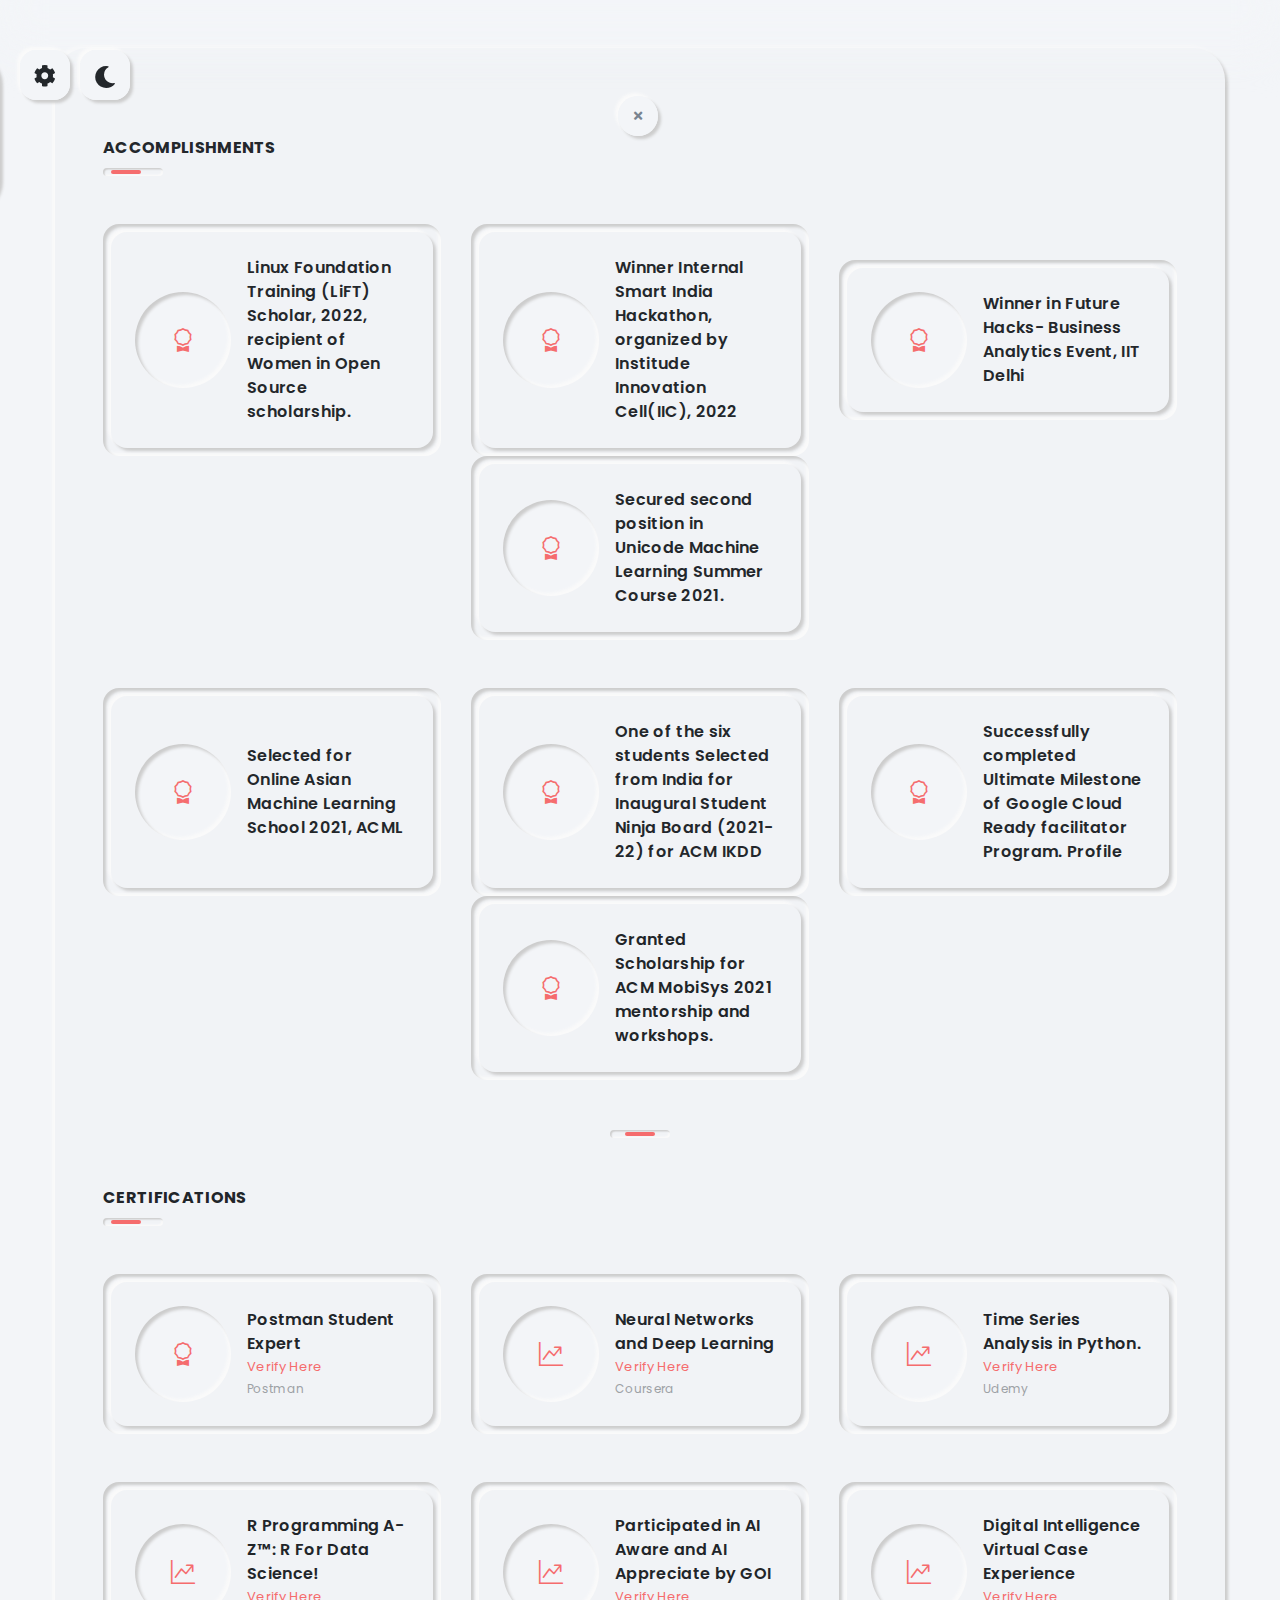
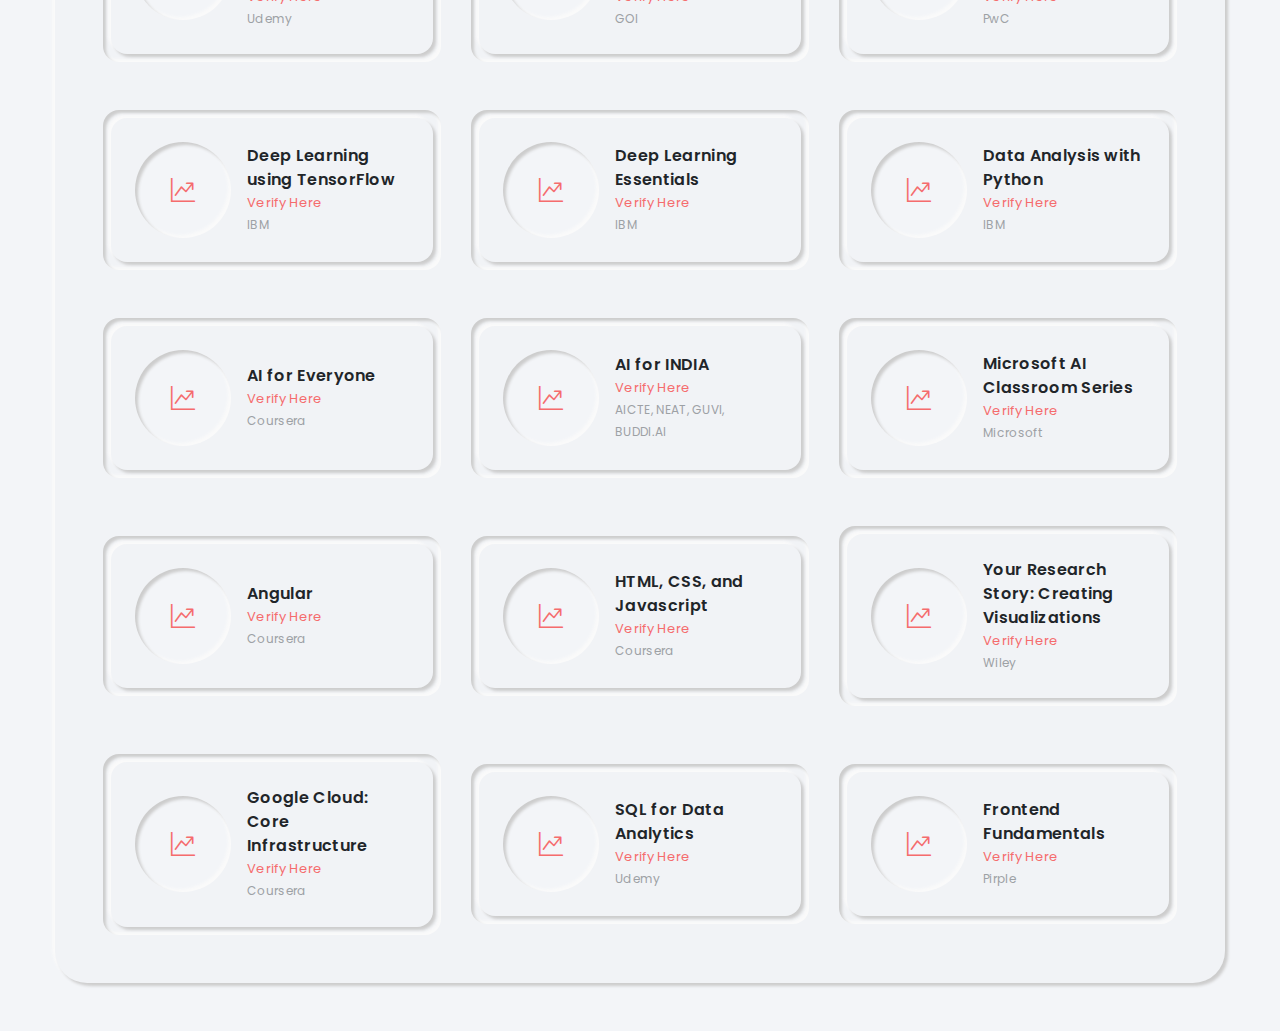
<file: accom.html>
<!DOCTYPE html>
<html lang="en">
<head>
      <!-- Metas -->
      <meta charset="utf-8">
      <title>Muskaan | Accomplishments</title>
      <link rel = "icon" href = 
      "final-01.ico" 
              type = "image/x-icon">
      <meta name="description" content="">
      <meta name="viewport" content="width=device-width, initial-scale=1.0">
      <!-- Css -->
      <link href="css/bootstrap.css" rel="stylesheet" type="text/css" media="all" />
      <link href="css/main.css" rel="stylesheet" type="text/css" media="all" />
      <link href="css/venobox.css" rel="stylesheet" type="text/css" media="all" />
      <link href="css/animate.css" rel="stylesheet" type="text/css" media="all"/>
      <link href="css/fonts.css" rel="stylesheet" type="text/css" media="all" />
      <link href="css/owl-carousel/owl.carousel.css" rel="stylesheet"  media="all"/>
      <link href="css/owl-carousel/owl.theme.css" rel="stylesheet"  media="all" />
      <link href="css/owl-carousel/owl.transitions.css" rel="stylesheet"  media="all" />
      <link href="http://fonts.googleapis.com/css?family=Poppins:300,400,500,600,700" rel="stylesheet">
      <!--Alternate styles for demo purposes only-->
      <link href="css/switcher.css"  rel="stylesheet" type="text/css"/>
      <link href="css/styles/clr-1.css" rel="stylesheet" type="text/css" title="clr-1" media="all"/>
      <link href="css/styles/clr-3.css" rel="alternate stylesheet" type="text/css" title="clr-3" media="all" />
      <link href="css/styles/clr-7.css" rel="alternate stylesheet" type="text/css" title="clr-7" media="all" />
      <link href="css/styles/clr-10.css" rel="alternate stylesheet" type="text/css" title="clr-10" media="all" />
      <link href="css/styles/clr-17.css" rel="alternate stylesheet" type="text/css" title="clr-17" media="all" />
      <link href="css/styles/clr-27.css" rel="alternate stylesheet" type="text/css" title="clr-27" media="all" />
      <link href="css/styles/clr-32.css" rel="alternate stylesheet" type="text/css" title="clr-32" media="all" />
      <link rel="stylesheet" href="https://cdn.jsdelivr.net/npm/bootstrap-icons@1.8.0/font/bootstrap-icons.css">
   </head>
   <body>
      <div class="loader">
         <div class="loader-inner">
            <div class="bounce">
               <div class="bounce-circle"></div>
            </div>
         </div>
      </div>
      <div id="wrapper" class="wrapper">
         <!--Alternate styles for demo purposes only-->
         <div class="styler">
            <div class="toggle">
               <div class="outer radius-1 d-inline-block">
                  <a class=" inner radius-1 d-block" ><span class="fa fa-cog"></span></a>
               </div>
            </div>
            <div class="day-night-mode">
               <div class="outer radius-1 d-inline-block">
                  <a class=" inner radius-1 d-block" href="DARK/accom.html"><span class="fa fa-moon"></span></a>
               </div>
            </div>
            <div>
               <h6 class="text-muted font-weight-400 mb-0">Pick a color</h6>
               <ul class="color-list pl-0 mb-0">
                  <li class="outer-sm"><a onclick="setActiveStyleSheet('clr-1'); return false;" class="clr-1 inner" href="#"><span></span></a></li>
                  <li class="outer-sm"><a onclick="setActiveStyleSheet('clr-3'); return false;" class="clr-3 inner-sm" href="#"><span></span></a></li>
                  <li class="outer-sm"><a onclick="setActiveStyleSheet('clr-7'); return false;" class="clr-7 inner-sm" href="#"><span></span></a></li>
                  <li class="outer-sm"><a onclick="setActiveStyleSheet('clr-10'); return false;" class="clr-10 inner-sm" href="#"><span></span></a></li>
                  <li class="outer-sm"><a onclick="setActiveStyleSheet('clr-17'); return false;" class="clr-17 inner-sm" href="#"><span></span></a></li>
                  <li class="outer-sm"><a onclick="setActiveStyleSheet('clr-27'); return false;" class="clr-27 inner-sm" href="#"><span></span></a></li>
                  <li class="outer-sm"><a onclick="setActiveStyleSheet('clr-32'); return false;" class="clr-32 inner-sm" href="#"><span></span></a></li>
               </ul>
            </div>
            <div class="mt-3">
            <div class="reset outer radius-2 d-inline-block">
               <a class="inner radius-2 d-block px-4 py-1 font-size-13 text-dark font-weight-500" href="#" onclick="setActiveStyleSheet('clr-1'); return false;">
               Reset
               </a>
            </div>
            <div class="ml-1 close-styler outer radius-2 d-inline-block">
               <a class="inner radius-2 d-block px-4 py-1 font-size-13 text-dark font-weight-500" href="index.html">
               Close
               </a>
            </div>
            </div>
         </div>
         </div>
         <div class="blurred-content"></div>
         <section class="project spacer-xlg">
            <div class="container  shadow bg-light radius-2 padding-dy">
               
               <div class="row">
                  <div class="col text-center">
                     <ul class="list-inline project-nav mb-0">
                        <li class="outer radius-2 list-inline-item mr-1"><a class="inner btn btn-round btn-icon" href="index.html">
                           <span class="fa fa-times btn-icon-inner"></span></a>
                        </li>
                     </ul>
                  </div>
               </div>
               <div class="row mb-5">
                  <div class="col">
                     <h6 class="font-weight-700  mb-0 text-uppercase mb-2">Accomplishments</h6>
                     <hr class="divider divider-left divider-lg float-left">
                  </div>
               </div>
               <div class="row align-items-center justify-content-center mt-6">
                     <div class="col-lg-4 mb-3 mb-lg-0">
                        <div class="p-2  radius-1 shadow-inner ">
                           <div class=" shadow radius-1 p-4">
                              <div class="media  align-items-center">
                                 <div class="d-none d-lg-block radius-5 mr-3">
                                    <div class="shadow-inner  ui-icon ui-icon-xl ">
                                       <div class="ui-icon-inner">
                                          <i class="bi bi-award" style="font-size: 1.5rem;      "></i>
                                       </div>
                                    </div>
                                 </div>
                                 <div class="media-body">
                                    <h5 class="h6 font-weight-600 mb-0">Linux Foundation Training (LiFT) Scholar,  2022, recipient of Women in Open Source scholarship.</h5>
                                 </div>
                              </div>
                           </div>
                        </div>
                     </div>
                     <div class="col-lg-4 mb-3 mb-lg-0">
                        <div class="p-2  radius-1 shadow-inner ">
                           <div class=" shadow radius-1 p-4">
                              <div class="media  align-items-center">
                                 <div class="d-none d-lg-block radius-5 mr-3">
                                    <div class="shadow-inner  ui-icon ui-icon-xl ">
                                       <div class="ui-icon-inner">
                                          <i class="bi bi-award" style="font-size: 1.5rem;      "></i>
                                       </div>
                                    </div>
                                 </div>
                                 <div class="media-body">
                                    <h5 class="h6 font-weight-600 mb-0">Winner Internal Smart India Hackathon, organized by Institude Innovation Cell(IIC), 2022</h5>
                                 </div>
                              </div>
                           </div>
                        </div>
                     </div>
                     <div class="col-lg-4 mb-3 mb-lg-0">
                        <div class="p-2  radius-1 shadow-inner ">
                           <div class=" shadow radius-1 p-4">
                              <div class="media  align-items-center">
                                 <div class="d-none d-lg-block radius-5 mr-3">
                                    <div class="shadow-inner  ui-icon ui-icon-xl ">
                                       <div class="ui-icon-inner">
                                          <i class="bi bi-award" style="font-size: 1.5rem;     "></i>
                                       </div>
                                    </div>
                                 </div>
                                 <div class="media-body">
                                    <h5 class="h6 font-weight-600 mb-0">Winner <a href="https://dare2compete.com/competition/future-hack-parivartan22-department-of-management-studies-dms-indian-institute-of-technology-iit-delhi-251250/offline-round/46173?d=eyJwYWdlIjoxLCJ0ZWFtSWQiOjcyMzY3MDcsImFzc29jaWF0aW9uSWQiOjEyMDc2OH0=">in Future Hacks- Business Analytics Event, IIT Delhi</a></h5>
                                 </div>
                              </div>
                           </div>
                        </div>
                     </div>
                     <div class="col-lg-4 mb-3 mb-lg-0">
                        <div class="p-2  radius-1 shadow-inner ">
                           <div class=" shadow radius-1 p-4">
                              <div class="media  align-items-center">
                                 <div class="d-none d-lg-block radius-5 mr-3">
                                    <div class="shadow-inner  ui-icon ui-icon-xl ">
                                       <div class="ui-icon-inner">
                                          <i class="bi bi-award" style="font-size: 1.5rem;     "></i>
                                       </div>
                                    </div>
                                 </div>
                                 <div class="media-body">
                                    <h5 class="h6 font-weight-600 mb-0">Secured second position in <a href="https://djunicode.github.io/umlsc-2021/projects/">Unicode Machine Learning Summer Course 2021.</a></h5>
                                 </div>
                              </div>
                           </div>
                        </div>
                     </div>
               </div>
               <div class="row align-items-center justify-content-center mt-6">
                  <div class="col-lg-4 mb-3 mb-lg-0">
                     <div class="p-2  radius-1 shadow-inner ">
                        <div class=" shadow radius-1 p-4">
                           <div class="media  align-items-center">
                              <div class="d-none d-lg-block radius-5 mr-3">
                                 <div class="shadow-inner  ui-icon ui-icon-xl ">
                                    <div class="ui-icon-inner">
                                       <i class="bi bi-award" style="font-size: 1.5rem;     "></i>
                                    </div>
                                 </div>
                              </div>
                              <div class="media-body">
                                 <h5 class="h6 font-weight-600 mb-0">&nbsp;&nbsp;&nbsp;&nbsp;&nbsp;&nbsp;&nbsp;&nbsp;&nbsp;&nbsp;&nbsp;&nbsp;&nbsp;&nbsp;&nbsp;&nbsp;&nbsp;&nbsp;&nbsp;&nbsp;&nbsp;&nbsp;&nbsp;&nbsp;&nbsp;&nbsp;&nbsp;
                                    Selected for Online Asian Machine Learning School 2021, ACML
                                    &nbsp;&nbsp;&nbsp;&nbsp;&nbsp;&nbsp;&nbsp;&nbsp;&nbsp;&nbsp;&nbsp;&nbsp;&nbsp;&nbsp;&nbsp;&nbsp;&nbsp;&nbsp;
                                 </h5>
                              </div>
                           </div>
                        </div>
                     </div>
                  </div>
                  <div class="col-lg-4 mb-3 mb-lg-0">
                     <div class="p-2  radius-1 shadow-inner ">
                        <div class=" shadow radius-1 p-4">
                           <div class="media  align-items-center">
                              <div class="d-none d-lg-block radius-5 mr-3">
                                 <div class="shadow-inner  ui-icon ui-icon-xl ">
                                    <div class="ui-icon-inner">
                                       <i class="bi bi-award" style="font-size: 1.5rem;     "></i>
                                    </div>
                                 </div>
                              </div>
                              <div class="media-body">
                                 <h5 class="h6 font-weight-600 mb-0">One of the six students Selected from India for Inaugural Student Ninja Board (2021-22) for ACM IKDD</h5>
                              </div>
                           </div>
                        </div>
                     </div>
                  </div>
                  <div class="col-lg-4 mb-3 mb-lg-0">
                     <div class="p-2  radius-1 shadow-inner ">
                        <div class=" shadow radius-1 p-4">
                           <div class="media  align-items-center">
                              <div class="d-none d-lg-block radius-5 mr-3">
                                 <div class="shadow-inner  ui-icon ui-icon-xl ">
                                    <div class="ui-icon-inner">
                                       <i class="bi bi-award" style="font-size: 1.5rem;     "></i>
                                    </div>
                                 </div>
                              </div>
                              <div class="media-body">
                                 <h5 class="h6 font-weight-600 mb-0">Successfully completed Ultimate Milestone of Google Cloud Ready facilitator Program. <a href="https://www.qwiklabs.com/public_profiles/accd95d7-7e52-4dae-9671-a13f20c51673">Profile</a></h5>
                              </div>
                           </div>
                        </div>
                     </div>
                  </div>
                  <div class="col-lg-4 mb-3 mb-lg-0">
                     <div class="p-2  radius-1 shadow-inner ">
                        <div class=" shadow radius-1 p-4">
                           <div class="media  align-items-center">
                              <div class="d-none d-lg-block radius-5 mr-3">
                                 <div class="shadow-inner  ui-icon ui-icon-xl ">
                                    <div class="ui-icon-inner">
                                       <i class="bi bi-award" style="font-size: 1.5rem;      "></i>
                                    </div>
                                 </div>
                              </div>
                              <div class="media-body">
                                 <h5 class="h6 font-weight-600 mb-0">Granted Scholarship for ACM MobiSys 2021 mentorship and workshops.</h5>
                              </div>
                           </div>
                        </div>
                     </div>
                  </div>
            </div>


               <div class="col-md-12 mb-6" style="padding-top:50px ;">
                  <hr class="divider divider-lg divider-center ">
               </div>
               <div class="row mb-5">
                  <div class="col">
                     <h6 class="font-weight-700  mb-0 text-uppercase mb-2">Certifications</h6>
                     <hr class="divider divider-left divider-lg float-left">
                  </div>
               </div>
               <div class="row align-items-center justify-content-center mt-6">

                  <div class="col-lg-4 mb-3 mb-lg-0">
                     <div class="p-2  radius-1 shadow-inner ">
                        <div class=" shadow radius-1 p-4">
                           <div class="media  align-items-center">
                              <div class="d-none d-lg-block radius-5 mr-3">
                                 <div class="shadow-inner  ui-icon ui-icon-xl ">
                                    <div class="ui-icon-inner">
                                       <i class="bi bi-award" style="font-size: 1.5rem;     "></i>
                                    </div>
                                 </div>
                              </div>
                              <div class="media-body">
                                 <h5 class="h6 font-weight-600 mb-0">Postman Student Expert </h5>
                                    <span class="font-size-13 d-block"><a href="https://api.badgr.io/public/assertions/R9UpoQQEQkaz5582k_tYFg?identity__email=chopramuskaan47%40gmail.com" target="_blank">Verify Here</a><br><span class="text-alt font-size-12">Postman</span></span>
                              </div>
                           </div>
                        </div>
                     </div>
                  </div>
                     <!-- <div class="col-lg-4 mb-3 mb-lg-0">
                        <div class="p-2  radius-1 shadow-inner ">
                           <div class=" shadow radius-1 p-4">
                              <div class="media  align-items-center">
                                 <div class="d-none d-lg-block radius-5 mr-3">
                                    <div class="shadow-inner  ui-icon ui-icon-xl ">
                                       <div class="ui-icon-inner">
                                          <i class="bi bi-graph-up-arrow" style="font-size: 1.5rem;     "></i>
                                       </div>
                                    </div>
                                 </div>
                                 <div class="media-body">
                                    <h5 class="h6 font-weight-600 mb-0">Improving Deep Neural Networks</h5>
                                    <span class="font-size-13 d-block"><a href="https://coursera.org/share/3eef6986cfb5221b592a69898a379bce" target="_blank">Verify Here</a><br><span class="text-alt font-size-12">Coursera</span></span>
                                 </div>
                              </div>
                           </div>
                        </div>
                     </div> -->
                     <div class="col-lg-4 mb-3 mb-lg-0">
                        <div class="p-2  radius-1 shadow-inner ">
                           <div class=" shadow radius-1 p-4">
                              <div class="media  align-items-center">
                                 <div class="d-none d-lg-block radius-5 mr-3">
                                    <div class="shadow-inner  ui-icon ui-icon-xl ">
                                       <div class="ui-icon-inner">
                                          <i class="bi bi-graph-up-arrow" style="font-size: 1.5rem;     "></i>
                                       </div>
                                    </div>
                                 </div>
                                 <div class="media-body">
                                    <h5 class="h6 font-weight-600 mb-0">Neural Networks and Deep Learning</h5>
                                    <span class="font-size-13 d-block"><a href="https://coursera.org/share/82e721cbe5501b3b1445a8505da8ed1b" target="_blank">Verify Here</a><br><span class="text-alt font-size-12">Coursera</span></span>
                                 </div>
                              </div>
                           </div>
                        </div>
                     </div>
                     <div class="col-lg-4 mb-3 mb-lg-0">
                        <div class="p-2  radius-1 shadow-inner ">
                           <div class=" shadow radius-1 p-4">
                              <div class="media  align-items-center">
                                 <div class="d-none d-lg-block radius-5 mr-3">
                                    <div class="shadow-inner  ui-icon ui-icon-xl ">
                                       <div class="ui-icon-inner">
                                          <i class="bi bi-graph-up-arrow" style="font-size: 1.5rem;     "></i>
                                       </div>
                                    </div>
                                 </div>
                                 <div class="media-body">
                                    <h5 class="h6 font-weight-600 mb-0">Time Series Analysis in Python.</h5>
                                    <span class="font-size-13 d-block"><a href="https://www.udemy.com/certificate/UC-448046a2-2c10-476f-beea-673fa1f4609d/" target="_blank">Verify Here</a><br><span class="text-alt font-size-12">Udemy</span></span>
                                 </div>
                              </div>
                           </div>
                        </div>
                     </div>
               </div>

               <div class="row align-items-center justify-content-center mt-6">
                  <div class="col-lg-4 mb-3 mb-lg-0">
                     <div class="p-2  radius-1 shadow-inner ">
                        <div class=" shadow radius-1 p-4">
                           <div class="media  align-items-center">
                              <div class="d-none d-lg-block radius-5 mr-3">
                                 <div class="shadow-inner  ui-icon ui-icon-xl ">
                                    <div class="ui-icon-inner">
                                       <i class="bi bi-graph-up-arrow" style="font-size: 1.5rem;     "></i>
                                    </div>
                                 </div>
                              </div>
                              <div class="media-body">
                                 <h5 class="h6 font-weight-600 mb-0">R Programming A-Z™: R For Data Science!</h5>
                                 <span class="font-size-13 d-block"><a href="https://www.udemy.com/certificate/UC-9228080b-d1e9-4af8-b4bd-514a0c081791/" target="_blank">Verify Here</a><br><span class="text-alt font-size-12">Udemy</span></span>
                              </div>
                           </div>
                        </div>
                     </div>
                  </div>
                  <div class="col-lg-4 mb-3 mb-lg-0">
                     <div class="p-2  radius-1 shadow-inner ">
                        <div class=" shadow radius-1 p-4">
                           <div class="media  align-items-center">
                              <div class="d-none d-lg-block radius-5 mr-3">
                                 <div class="shadow-inner  ui-icon ui-icon-xl ">
                                    <div class="ui-icon-inner">
                                       <i class="bi bi-graph-up-arrow" style="font-size: 1.5rem;     "></i>
                                    </div>
                                 </div>
                              </div>
                              <div class="media-body">
                                 <h5 class="h6 font-weight-600 mb-0">Participated in AI Aware and AI Appreciate by GOI</h5>
                                 <span class="font-size-13 d-block"><a href="https://ai-for-all.in/#/badge?id=U2FsdGVkX1p1L2u3SbsjzytiTre4nWJM7cUVxs1L2a3S4hUVTVvPYGF60e1Q2u3A4l" target="_blank">Verify Here</a><br><span class="text-alt font-size-12">GOI</span></span>
                              </div>
                           </div>
                        </div>
                     </div>
                  </div>
                  <div class="col-lg-4 mb-3 mb-lg-0">
                     <div class="p-2  radius-1 shadow-inner ">
                        <div class=" shadow radius-1 p-4">
                           <div class="media  align-items-center">
                              <div class="d-none d-lg-block radius-5 mr-3">
                                 <div class="shadow-inner  ui-icon ui-icon-xl ">
                                    <div class="ui-icon-inner">
                                       <i class="bi bi-graph-up-arrow" style="font-size: 1.5rem;     "></i>
                                    </div>
                                 </div>
                              </div>
                              <div class="media-body">
                                 <h5 class="h6 font-weight-600 mb-0">Digital Intelligence Virtual Case Experience</h5>
                                 <span class="font-size-13 d-block"><a href="https://www.theforage.com/badges/Dajw86Czd5Shd6iTp/9GJf37N3tRxZzpomY/Badge%20of%20completion%20for%20the%20Digital%20Intelligence%20Virtual%20Case%20Experience/Muskaan" target="_blank">Verify Here</a><br><span class="text-alt font-size-12">PwC</span></span>
                              </div>
                           </div>
                        </div>
                     </div>
                  </div>
            </div>
            
            <div class="row align-items-center justify-content-center mt-6">
               <div class="col-lg-4 mb-3 mb-lg-0">
                  <div class="p-2  radius-1 shadow-inner ">
                     <div class=" shadow radius-1 p-4">
                        <div class="media  align-items-center">
                           <div class="d-none d-lg-block radius-5 mr-3">
                              <div class="shadow-inner  ui-icon ui-icon-xl ">
                                 <div class="ui-icon-inner">
                                    <i class="bi bi-graph-up-arrow" style="font-size: 1.5rem;     "></i>
                                 </div>
                              </div>
                           </div>
                           <div class="media-body">
                              <h5 class="h6 font-weight-600 mb-0">Deep Learning using TensorFlow</h5>
                              <span class="font-size-13 d-block"><a href="https://www.credly.com/badges/a4cbc2fe-306a-4dd2-82cb-c78dc225ef0c" target="_blank">Verify Here</a><br><span class="text-alt font-size-12">IBM</span></span>
                           </div>
                        </div>
                     </div>
                  </div>
               </div>
               <div class="col-lg-4 mb-3 mb-lg-0">
                  <div class="p-2  radius-1 shadow-inner ">
                     <div class=" shadow radius-1 p-4">
                        <div class="media  align-items-center">
                           <div class="d-none d-lg-block radius-5 mr-3">
                              <div class="shadow-inner  ui-icon ui-icon-xl ">
                                 <div class="ui-icon-inner">
                                    <i class="bi bi-graph-up-arrow" style="font-size: 1.5rem;     "></i>
                                 </div>
                              </div>
                           </div>
                           <div class="media-body">
                              <h5 class="h6 font-weight-600 mb-0">Deep Learning Essentials</h5>
                              <span class="font-size-13 d-block"><a href="https://www.credly.com/badges/483de8c9-05d7-409b-8279-c44507c495a6" target="_blank">Verify Here</a><br><span class="text-alt font-size-12">IBM</span></span>
                           </div>
                        </div>
                     </div>
                  </div>
               </div>
               <div class="col-lg-4 mb-3 mb-lg-0">
                  <div class="p-2  radius-1 shadow-inner ">
                     <div class=" shadow radius-1 p-4">
                        <div class="media  align-items-center">
                           <div class="d-none d-lg-block radius-5 mr-3">
                              <div class="shadow-inner  ui-icon ui-icon-xl ">
                                 <div class="ui-icon-inner">
                                    <i class="bi bi-graph-up-arrow" style="font-size: 1.5rem;     "></i>
                                 </div>
                              </div>
                           </div>
                           <div class="media-body">
                              <h5 class="h6 font-weight-600 mb-0">Data Analysis with Python</h5>
                              <span class="font-size-13 d-block"><a href="https://www.credly.com/badges/829f13e1-8fa1-48f5-b5fb-e75c0d1a1c36" target="_blank">Verify Here</a><br><span class="text-alt font-size-12">IBM</span></span>
                           </div>
                        </div>
                     </div>
                  </div>
               </div>
         </div>
                     
         <div class="row align-items-center justify-content-center mt-6">
            <div class="col-lg-4 mb-3 mb-lg-0">
               <div class="p-2  radius-1 shadow-inner ">
                  <div class=" shadow radius-1 p-4">
                     <div class="media  align-items-center">
                        <div class="d-none d-lg-block radius-5 mr-3">
                           <div class="shadow-inner  ui-icon ui-icon-xl ">
                              <div class="ui-icon-inner">
                                 <i class="bi bi-graph-up-arrow" style="font-size: 1.5rem;     "></i>
                              </div>
                           </div>
                        </div>
                        <div class="media-body">
                           <h5 class="h6 font-weight-600 mb-0">AI for Everyone</h5>
                           <span class="font-size-13 d-block"><a href="https://www.coursera.org/account/accomplishments/verify/NFVC2JDZKGGE" target="_blank">Verify Here</a><br><span class="text-alt font-size-12">Coursera</span></span>
                        </div>
                     </div>
                  </div>
               </div>
            </div>
            <div class="col-lg-4 mb-3 mb-lg-0">
               <div class="p-2  radius-1 shadow-inner ">
                  <div class=" shadow radius-1 p-4">
                     <div class="media  align-items-center">
                        <div class="d-none d-lg-block radius-5 mr-3">
                           <div class="shadow-inner  ui-icon ui-icon-xl ">
                              <div class="ui-icon-inner">
                                 <i class="bi bi-graph-up-arrow" style="font-size: 1.5rem;     "></i>
                              </div>
                           </div>
                        </div>
                        <div class="media-body">
                           <h5 class="h6 font-weight-600 mb-0">AI for INDIA</h5>
                           <span class="font-size-13 d-block"><a href="https://www.guvi.in/verify-certificate?id=Ct7r7zvs80k6991116" target="_blank">Verify Here</a><br><span class="text-alt font-size-12">AICTE, NEAT, GUVI, BUDDI.AI</span></span>
                        </div>
                     </div>
                  </div>
               </div>
            </div>
            <div class="col-lg-4 mb-3 mb-lg-0">
               <div class="p-2  radius-1 shadow-inner ">
                  <div class=" shadow radius-1 p-4">
                     <div class="media  align-items-center">
                        <div class="d-none d-lg-block radius-5 mr-3">
                           <div class="shadow-inner  ui-icon ui-icon-xl ">
                              <div class="ui-icon-inner">
                                 <i class="bi bi-graph-up-arrow" style="font-size: 1.5rem;     "></i>
                              </div>
                           </div>
                        </div>
                        <div class="media-body">
                           <h5 class="h6 font-weight-600 mb-0">Microsoft AI Classroom Series</h5>
                           <span class="font-size-13 d-block"><a href="assets/MicrosoftCertificateMuskaanChopra.pdf" target="_blank">Verify Here</a><br><span class="text-alt font-size-12">Microsoft</span></span>
                        </div>
                     </div>
                  </div>
               </div>
            </div>
      </div>
                           
      <div class="row align-items-center justify-content-center mt-6">
         <div class="col-lg-4 mb-3 mb-lg-0">
            <div class="p-2  radius-1 shadow-inner ">
               <div class=" shadow radius-1 p-4">
                  <div class="media  align-items-center">
                     <div class="d-none d-lg-block radius-5 mr-3">
                        <div class="shadow-inner  ui-icon ui-icon-xl ">
                           <div class="ui-icon-inner">
                              <i class="bi bi-graph-up-arrow" style="font-size: 1.5rem;     "></i>
                           </div>
                        </div>
                     </div>
                     <div class="media-body">
                        <h5 class="h6 font-weight-600 mb-0">Angular</h5>
                        <span class="font-size-13 d-block"><a href="https://www.coursera.org/account/accomplishments/specialization/4ZJ877KCDVAR" target="_blank">Verify Here</a><br><span class="text-alt font-size-12">Coursera</span></span>
                     </div>
                  </div>
               </div>
            </div>
         </div>
         <div class="col-lg-4 mb-3 mb-lg-0">
            <div class="p-2  radius-1 shadow-inner ">
               <div class=" shadow radius-1 p-4">
                  <div class="media  align-items-center">
                     <div class="d-none d-lg-block radius-5 mr-3">
                        <div class="shadow-inner  ui-icon ui-icon-xl ">
                           <div class="ui-icon-inner">
                              <i class="bi bi-graph-up-arrow" style="font-size: 1.5rem;     "></i>
                           </div>
                        </div>
                     </div>
                     <div class="media-body">
                        <h5 class="h6 font-weight-600 mb-0">HTML, CSS, and Javascript</h5>
                        <span class="font-size-13 d-block"><a href="https://www.coursera.org/account/accomplishments/verify/ZWY8HLSRBUKE" target="_blank">Verify Here</a><br><span class="text-alt font-size-12">Coursera</span></span>
                     </div>
                  </div>
               </div>
            </div>
         </div>
         <div class="col-lg-4 mb-3 mb-lg-0">
            <div class="p-2  radius-1 shadow-inner ">
               <div class=" shadow radius-1 p-4">
                  <div class="media  align-items-center">
                     <div class="d-none d-lg-block radius-5 mr-3">
                        <div class="shadow-inner  ui-icon ui-icon-xl ">
                           <div class="ui-icon-inner">
                              <i class="bi bi-graph-up-arrow" style="font-size: 1.5rem;     "></i>
                           </div>
                        </div>
                     </div>
                     <div class="media-body">
                        <h5 class="h6 font-weight-600 mb-0">Your Research Story: Creating Visualizations</h5>
                        <span class="font-size-13 d-block"><a href="assets/research story wiley.png" target="_blank">Verify Here</a><br><span class="text-alt font-size-12">Wiley</span></span>
                     </div>
                  </div>
               </div>
            </div>
         </div>
   </div>
                              
   <div class="row align-items-center justify-content-center mt-6">
      <div class="col-lg-4 mb-3 mb-lg-0">
         <div class="p-2  radius-1 shadow-inner ">
            <div class=" shadow radius-1 p-4">
               <div class="media  align-items-center">
                  <div class="d-none d-lg-block radius-5 mr-3">
                     <div class="shadow-inner  ui-icon ui-icon-xl ">
                        <div class="ui-icon-inner">
                           <i class="bi bi-graph-up-arrow" style="font-size: 1.5rem;     "></i>
                        </div>
                     </div>
                  </div>
                  <div class="media-body">
                     <h5 class="h6 font-weight-600 mb-0">Google Cloud: Core Infrastructure</h5>
                     <span class="font-size-13 d-block"><a href="https://www.coursera.org/account/accomplishments/certificate/W67F2TPM5DHZ" target="_blank">Verify Here</a><br><span class="text-alt font-size-12">Coursera</span></span>
                  </div>
               </div>
            </div>
         </div>
      </div>
      <div class="col-lg-4 mb-3 mb-lg-0">
         <div class="p-2  radius-1 shadow-inner ">
            <div class=" shadow radius-1 p-4">
               <div class="media  align-items-center">
                  <div class="d-none d-lg-block radius-5 mr-3">
                     <div class="shadow-inner  ui-icon ui-icon-xl ">
                        <div class="ui-icon-inner">
                           <i class="bi bi-graph-up-arrow" style="font-size: 1.5rem;     "></i>
                        </div>
                     </div>
                  </div>
                  <div class="media-body">
                     <h5 class="h6 font-weight-600 mb-0">SQL for Data Analytics</h5>
                     <span class="font-size-13 d-block"><a href="https://www.udemy.com/certificate/UC-9360c578-e01a-4c2e-bf9a-02e88fc1ba29/" target="_blank">Verify Here</a><br><span class="text-alt font-size-12">Udemy</span></span>
                  </div>
               </div>
            </div>
         </div>
      </div>
      <div class="col-lg-4 mb-3 mb-lg-0">
         <div class="p-2  radius-1 shadow-inner ">
            <div class=" shadow radius-1 p-4">
               <div class="media  align-items-center">
                  <div class="d-none d-lg-block radius-5 mr-3">
                     <div class="shadow-inner  ui-icon ui-icon-xl ">
                        <div class="ui-icon-inner">
                           <i class="bi bi-graph-up-arrow" style="font-size: 1.5rem;     "></i>
                        </div>
                     </div>
                  </div>
                  <div class="media-body">
                     <h5 class="h6 font-weight-600 mb-0">Frontend Fundamentals</h5>
                     <span class="font-size-13 d-block"><a href="https://www.credential.net/35bb4811-e1ce-4a2c-85fa-b0b5f0c6f7a7#gs.j2gko4" target="_blank">Verify Here</a><br><span class="text-alt font-size-12">Pirple</span></span>
                  </div>
               </div>
            </div>
         </div>
      </div>
</div>
         </section>
         <a class="outer scroll-to-top  scroll" href="#wrapper">
            <div class="scroll-to-top-inner inner radius-2"><span class=" fas fa-arrow-up top-icon "></span></div>
         </a>
         <!-- End to the top -->
      </div>
      <!-- End wrapper-->
      <!--Javascript-->
      <script src="js/jquery-1.12.4.min.js"></script>
      <script src="js/bootstrap.min.js"></script>
      <script src="js/jquery.easytabs.min.js"></script>
      <script src="js/jquery.easing.1.3.js"></script>
      <script src="js/smooth-scroll.js"></script>
      <script src="js/venobox.js"></script>
      <script src="js/owl.carousel.js"></script>
      <script src="js/placeholders.min.js"></script>
      <script src="js/parallax.js"></script>
      <script src="js/morphext.min.js"></script>
      <script src="js/switcher.js"></script>
      <script src="js/script.js"></script>
      <!-- Google analytics -->
      <!-- End google analytics -->
   </body>

<!-- Mirrored from mutationmedia.net/FOXEVCARD/project-single.html by HTTrack Website Copier/3.x [XR&CO'2014], Sun, 30 Jan 2022 18:16:48 GMT -->
</html>
</file>
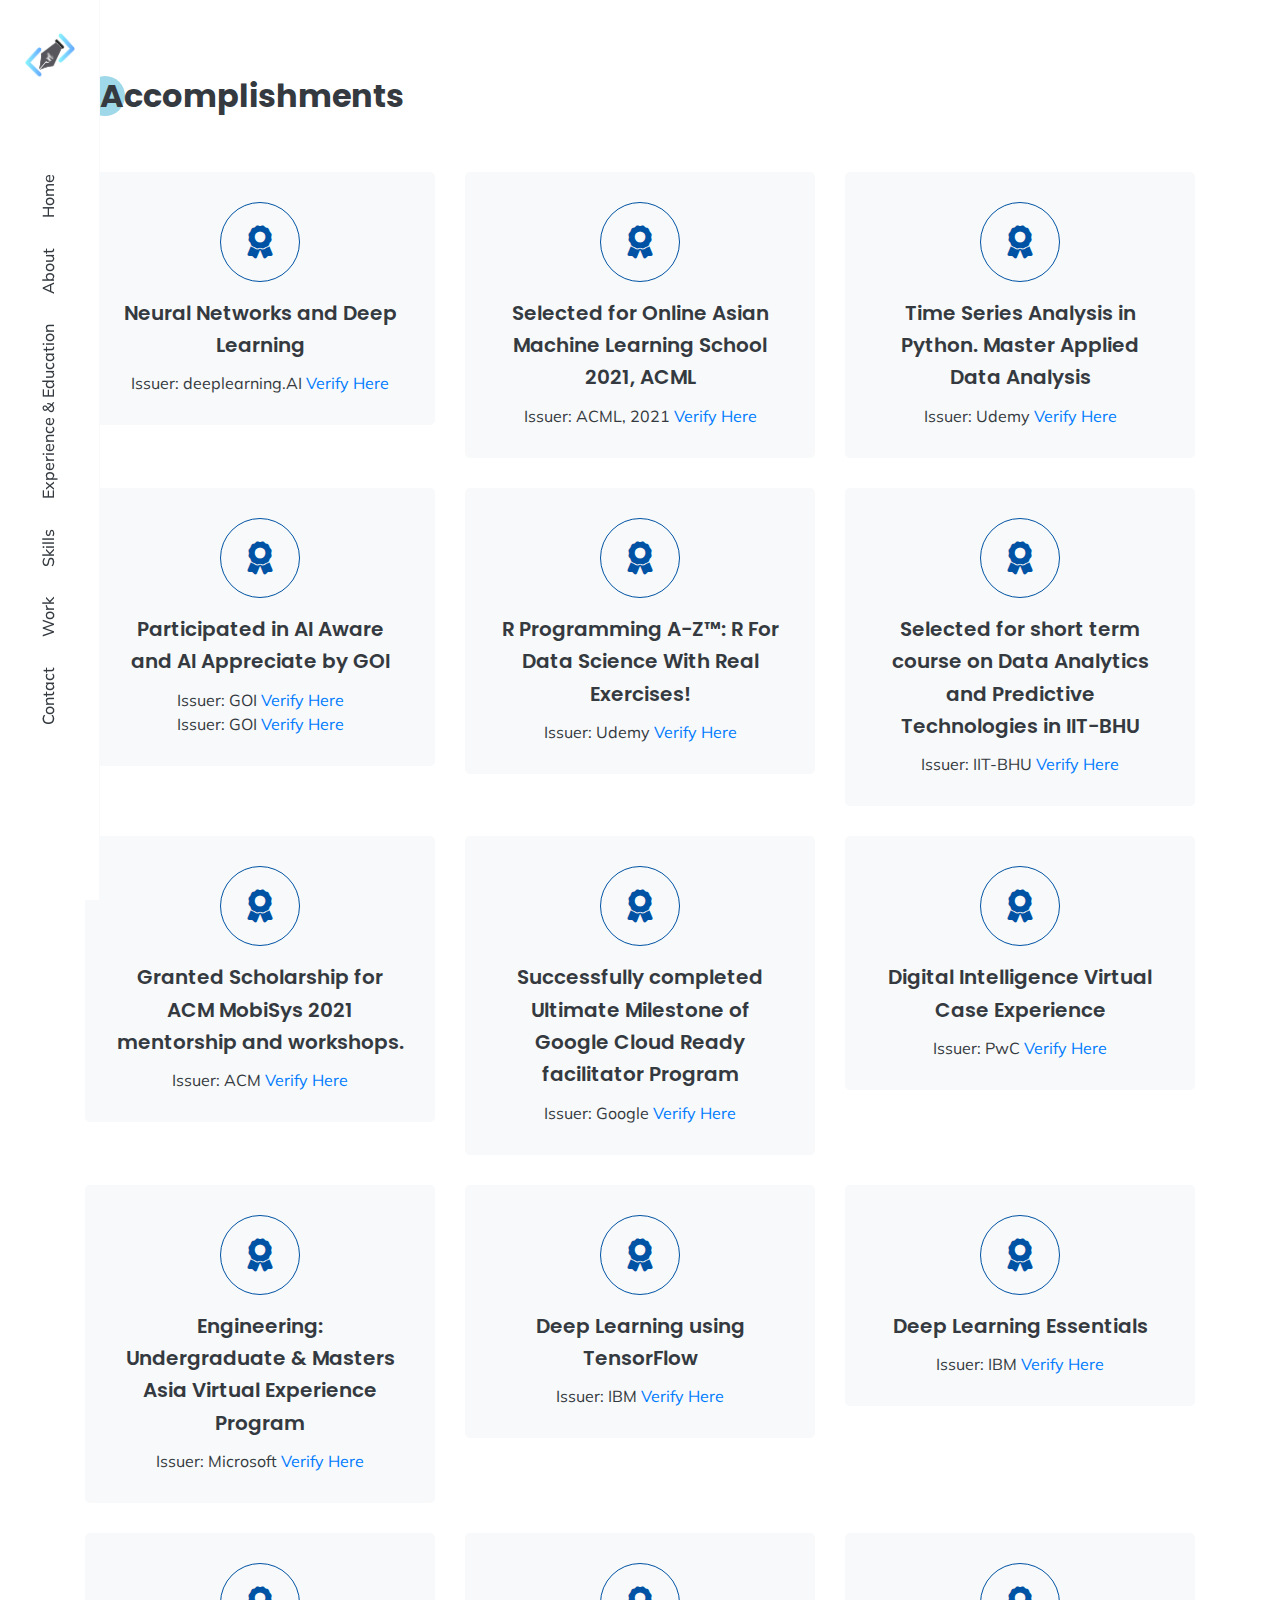
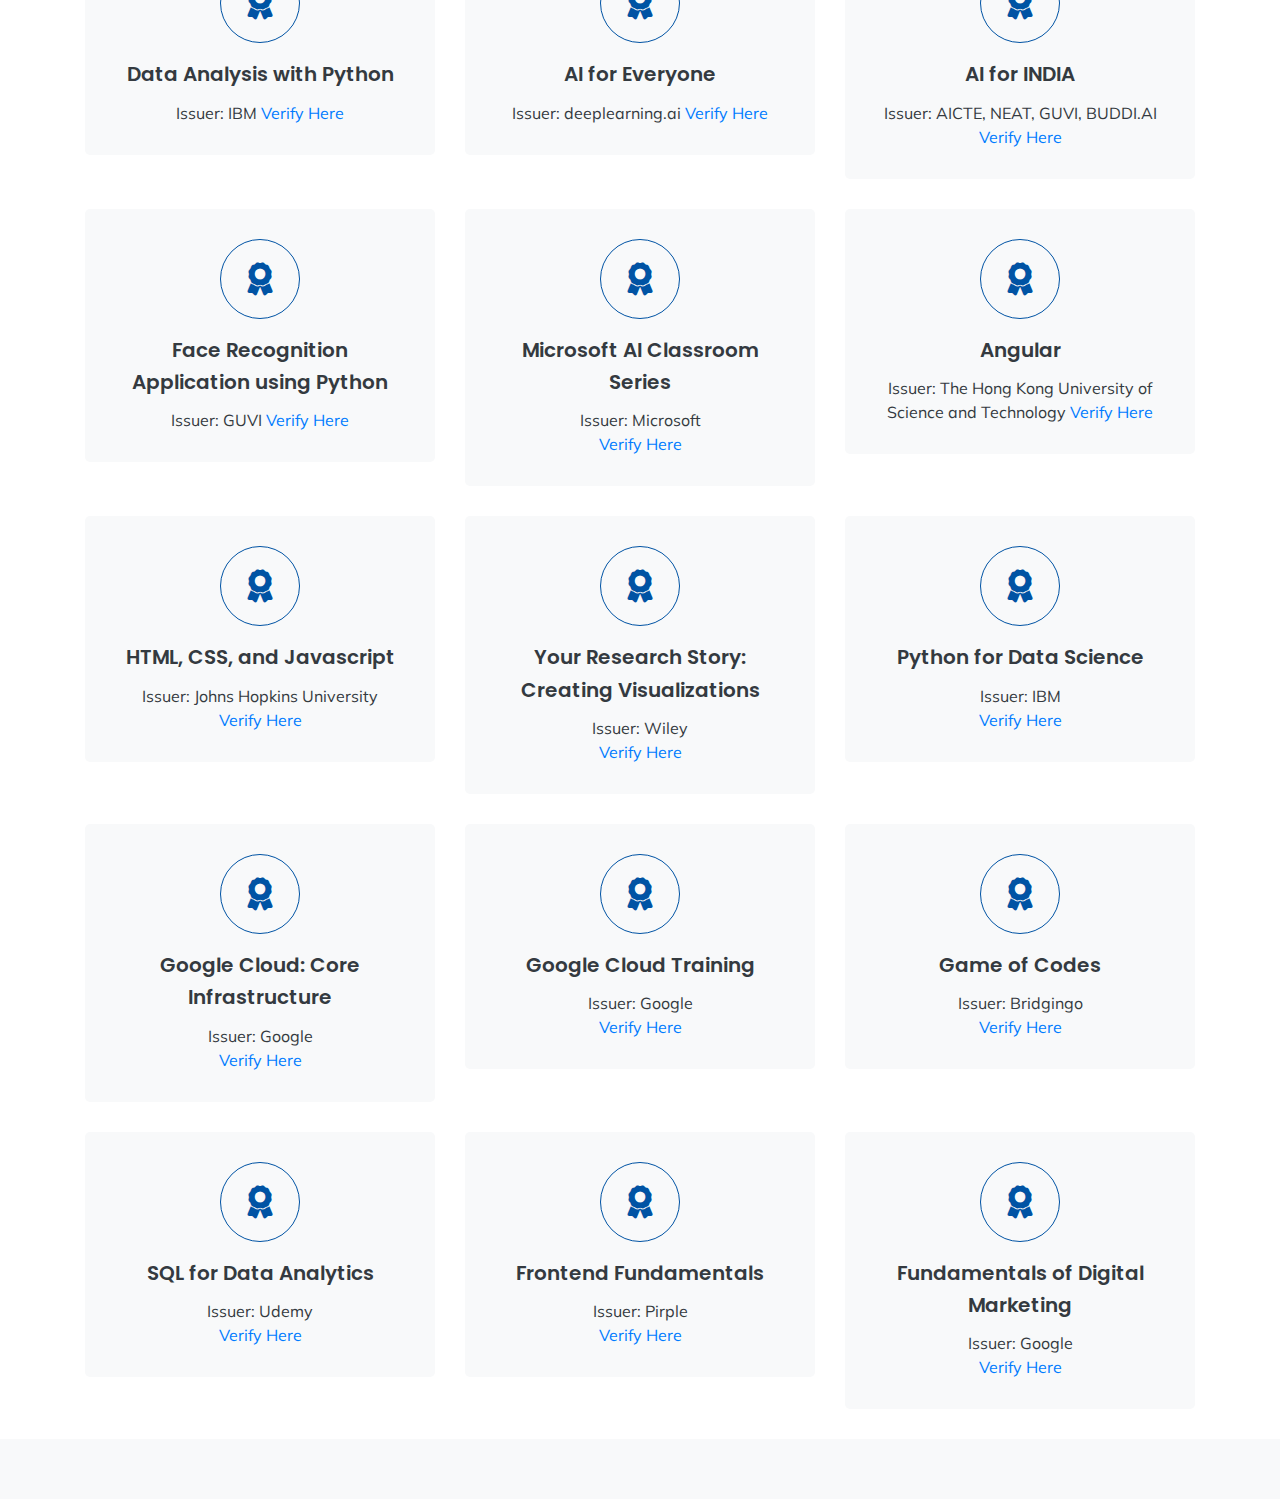
<file: certifications.html>
<!doctype html>
<html lang="en">


<meta http-equiv="content-type" content="text/html;charset=UTF-8" />
<head>
    <!-- Meta -->
    <meta charset="UTF-8">
    <meta name="viewport" content="width=device-width, initial-scale=1.0">
    <meta http-equiv="X-UA-Compatible" content="ie=edge">

    <!-- Title -->
    <title> Muskaan | Accomplishments</title>

    <!-- CSS Plugins -->
    <link rel="stylesheet" href="assets/css/all.css">
    <link rel="stylesheet" href="assets/css/elegant-font-icons.css">
    <link rel="stylesheet" href="assets/css/bootstrap.min.css">
    <link rel="stylesheet" href="assets/css/jquery.animatedheadline.css">
    <link rel="stylesheet" href="assets/css/magnific-popup.css">
    <link rel="stylesheet" href="assets/css/owl.carousel.css">

    <link rel="shortcut icon" href="favicon.ico" type="image/x-icon" />
    <link rel="apple-touch-icon" href="apple-touch-icon.png" />
    <link rel="apple-touch-icon" sizes="57x57" href="apple-touch-icon-57x57.png" />
    <link rel="apple-touch-icon" sizes="72x72" href="apple-touch-icon-72x72.png" />
    <link rel="apple-touch-icon" sizes="76x76" href="apple-touch-icon-76x76.png" />
    <link rel="apple-touch-icon" sizes="114x114" href="apple-touch-icon-114x114.png" />
    <link rel="apple-touch-icon" sizes="120x120" href="apple-touch-icon-120x120.png" />
    <link rel="apple-touch-icon" sizes="144x144" href="apple-touch-icon-144x144.png" />
    <link rel="apple-touch-icon" sizes="152x152" href="apple-touch-icon-152x152.png" />
    <link rel="apple-touch-icon" sizes="180x180" href="apple-touch-icon-180x180.png" />
    <!-- Font Google -->
    <link href="https://fonts.googleapis.com/css?family=Poppins:300,400,500,600,700,800,900&amp;display=swap" rel="stylesheet">
    <link href="https://fonts.googleapis.com/css?family=Muli:300,400,500,600,700,800,900&amp;display=swap" rel="stylesheet">
   
    <!-- main CSS -->
    <link rel="stylesheet" href="assets/css/main.css">

</head>

<body data-spy="scroll" data-target="#scrollspy" data-offset="1">

    <!--menu toggle-->
    <div class="menu-toggle" id="menuToggle">
        <span></span>
    </div>
    
    <!--header-left-->
    <div class="header-left" id="scrollspy">
        <!--logo-->
        <div class="logo ">
            <a href="index.html#home" ><img src="assets/img/1-01.png"  /></a>
        </div>

        <!--menu-->
        <div class="main-menu" id="js-menu">
           <div class="cross bg-base-color">
                <span><i class="fas fa-times text-white"></i></span>
           </div>
            <nav class="menu">
                <ul class="menu-nav">
                    <li class="nav-item">
                        <a class="nav-link" href="index.html#home">Home</a>
                      
                    </li>
                   
                    <li class="nav-item">
                        <a class="nav-link" href="index.html#about">About</a>
                      
                    </li>
                    <li class="nav-item">
                        <a class="nav-link" href="index.html#ee">Experience & Education</a>
                    </li>
        
                    <li class="nav-item">
                        <a class="nav-link" href="index.html#skills">Skills</a>
                    </li>
        
                    <li class="nav-item">
                        <a class="nav-link" href="index.html#work">Work</a>
                    </li>
        
                    
        
                    <li class="nav-item">
                        <a class="nav-link" href="index.html#contact">Contact</a>
                    </li>
                </ul>
            </nav>
        </div>
        
        <!--btn-share
        <div class="btn-share">
            <span class="social_share text-dark"></span>
        </div>   -->

    </div>
    


     <!-- Services -->
     <section id="services" class="section services">
        <div class="container">
            <div class="row mb-50">
                <div class="col-md-12">
                    <div class="section-title">
                        <h2 class="text-dark mb-0">Accomplishments</h2>
                        <p class="text-muted mb-0"></p>
                    </div>
                </div>
            </div>
            <div class="row">

                <div class="col-sm-6 col-lg-4">
                    <div class="item">
                        <div class="circle">
                            <h2><span><i class="fas fa-award"></i></span></h2>
                        </div>
                        <div class="content">
                            <h5 class="text-dark  mt-15 mb-10">
                                Neural Networks and Deep Learning</h5>
                            <p class="text-dark mb-0">  Issuer: deeplearning.AI
                                <a  href="https://coursera.org/share/82e721cbe5501b3b1445a8505da8ed1b"
                                target="_blank"> Verify Here</a></p>
                        </div>
                    </div>
                </div>

                <div class="col-sm-6 col-lg-4">
                    <div class="item">
                        <div class="circle">
                            <h2><span><i class="fas fa-award"></i></span></h2>
                        </div>
                        <div class="content">
                            <h5 class="text-dark  mt-15 mb-10">
                                Selected for Online Asian Machine Learning School 2021, ACML</h5>
                            <p class="text-dark mb-0">  Issuer: ACML, 2021
                                <a  href="assets/OAMLS Certificate 083.pdf"
                                target="_blank"> Verify Here</a></p>
                        </div>
                    </div>
                </div>
                 <!-- item -->
                 <!-- item -->
                 <div class="col-sm-6 col-lg-4">
                    <div class="item">
                        <div class="circle">
                            <h2><span><i class="fas fa-award"></i></span></h2>
                        </div>
                        <div class="content">
                            <h5 class="text-dark  mt-15 mb-10">
                                Time Series Analysis in Python. Master Applied Data Analysis</h5>
                            <p class="text-dark mb-0">  Issuer: Udemy
                                <a  href="https://www.udemy.com/certificate/UC-448046a2-2c10-476f-beea-673fa1f4609d/"
                                target="_blank"> Verify Here</a></p>
                        </div>
                    </div>
                </div>
                 <!-- item -->
                 <div class="col-sm-6 col-lg-4">
                    <div class="item">
                        <div class="circle">
                            <h2><span><i class="fas fa-award"></i></span></h2>
                        </div>
                        <div class="content">
                            <h5 class="text-dark  mt-15 mb-10">Participated in AI Aware and AI Appreciate by GOI</h5>
                            <p class="text-dark mb-0">  Issuer: GOI
                                <a  href="https://ai-for-all.in/#/badge?id=U2FsdGVkX1p1L2u3SbsjzytiTre4nWJM7cUVxs1L2a3S4hUVTVvPYGF60e1Q2u3A4l"
                                target="_blank"> Verify Here</a></p>
                                <p class="text-dark mb-0">  Issuer: GOI
                                    <a  href="https://ai-for-all.in/#/badge?id=U2FsdGVkX193amIqQWYU9Cs9kKHQcU1P4jlK1qM0PEIe1Q2u3A4l"
                                    target="_blank"> Verify Here</a></p>
                        </div>
                    </div>
                </div>
                 <!-- item -->
                 <div class="col-sm-6 col-lg-4">
                    <div class="item">
                        <div class="circle">
                            <h2><span><i class="fas fa-award"></i></span></h2>
                        </div>
                        <div class="content">
                            <h5 class="text-dark  mt-15 mb-10">R Programming A-Z™: R For Data Science With Real Exercises!</h5>
                            <p class="text-dark mb-0">  Issuer: Udemy
                                <a  href="https://www.udemy.com/certificate/UC-9228080b-d1e9-4af8-b4bd-514a0c081791/"
                                target="_blank"> Verify Here</a></p>
                        </div>
                    </div>
                </div>



                 <!-- item -->
                <!-- item -->
                <div class="col-sm-6 col-lg-4">
                    <div class="item">
                        <div class="circle">
                            <h2><span><i class="fas fa-award"></i></span></h2>
                        </div>
                        <div class="content">
                            <h5 class="text-dark  mt-15 mb-10">Selected for short term course on Data Analytics and Predictive Technologies in IIT-BHU</h5>
                            <p class="text-dark mb-0">  Issuer: IIT-BHU
                                <a  href="assets/Muskaan Chopra Certificate.pdf"
                                target="_blank"> Verify Here</a></p>
                        </div>
                    </div>
                </div>
                 <!-- item -->
                 <div class="col-sm-6 col-lg-4">
                    <div class="item">
                        <div class="circle">
                            <h2><span><i class="fas fa-award"></i></span></h2>
                        </div>
                        <div class="content">
                            <h5 class="text-dark  mt-15 mb-10">Granted Scholarship for ACM MobiSys 2021 mentorship and workshops.</h5>
                            <p class="text-dark mb-0">  Issuer: ACM
                                <a  href="assets/mobisys2021.pdf"
                                target="_blank"> Verify Here</a></p>
                        </div>
                    </div>
                </div>
                 <!-- item -->
                 <div class="col-sm-6 col-lg-4">
                    <div class="item">
                        <div class="circle">
                            <h2><span><i class="fas fa-award"></i></span></h2>
                        </div>
                        <div class="content">
                            <h5 class="text-dark  mt-15 mb-10">Successfully completed Ultimate Milestone of Google Cloud Ready facilitator Program</h5>
                            <p class="text-dark mb-0">  Issuer: Google
                                <a  href="https://google.qwiklabs.com/public_profiles/accd95d7-7e52-4dae-9671-a13f20c51673"
                                target="_blank"> Verify Here</a></p>
                        </div>
                    </div>
                </div>



                 <!-- item -->
                 <div class="col-sm-6 col-lg-4">
                    <div class="item">
                        <div class="circle">
                            <h2><span><i class="fas fa-award"></i></span></h2>
                        </div>
                        <div class="content">
                            <h5 class="text-dark  mt-15 mb-10">Digital Intelligence Virtual Case Experience</h5>
                            <p class="text-dark mb-0">  Issuer: PwC
                                <a  href="https://www.theforage.com/badges/Dajw86Czd5Shd6iTp/9GJf37N3tRxZzpomY/Badge%20of%20completion%20for%20the%20Digital%20Intelligence%20Virtual%20Case%20Experience/Muskaan"
                                target="_blank"> Verify Here</a></p>
                        </div>
                    </div>
                </div>
                 <!-- item -->
                 <div class="col-sm-6 col-lg-4">
                    <div class="item">
                        <div class="circle">
                            <h2><span><i class="fas fa-award"></i></span></h2>
                        </div>
                        <div class="content">
                            <h5 class="text-dark  mt-15 mb-10">Engineering: Undergraduate & Masters Asia Virtual Experience Program</h5>
                            <p class="text-dark mb-0">  Issuer: Microsoft
                                <a  href="https://www.theforage.com/badges/Dajw86Czd5Shd6iTp/AArAxuDvT2kHtQkve/Badge%20of%20completion%20for%20the%20Engineering:%20Undergraduate%20&%20Masters%20Asia%20Virtual%20Experience%20Program/Muskaan"
                                target="_blank"> Verify Here</a></p>
                        </div>
                    </div>
                </div>
                 <!-- item -->
                 <div class="col-sm-6 col-lg-4">
                    <div class="item">
                        <div class="circle">
                            <h2><span><i class="fas fa-award"></i></span></h2>
                        </div>
                        <div class="content">
                            <h5 class="text-dark  mt-15 mb-10">Deep Learning using TensorFlow</h5>
                            <p class="text-dark mb-0">  Issuer: IBM
                                <a  href="https://www.credly.com/badges/a4cbc2fe-306a-4dd2-82cb-c78dc225ef0c"
                                target="_blank"> Verify Here</a></p>
                        </div>
                    </div>
                </div>
                <!-- item -->
                <div class="col-sm-6 col-lg-4">
                    <div class="item">
                        <div class="circle">
                            <h2><span><i class="fas fa-award"></i></span></h2>
                        </div>
                        <div class="content">
                            <h5 class="text-dark  mt-15 mb-10"> Deep Learning Essentials</h5>
                            <p class="text-dark mb-0">  Issuer: IBM
                                <a  href="https://www.credly.com/badges/483de8c9-05d7-409b-8279-c44507c495a6"
                                target="_blank"> Verify Here</a></p>
                        </div>
                    </div>
                </div>
               
                 <!-- item -->
                 <div class="col-sm-6 col-lg-4">
                    <div class="item">
                        <div class="circle">
                            <h2><span><i class="fas fa-award"></i></span></h2>
                        </div>
                        <div class="content">
                            <h5 class="text-dark  mt-15 mb-10"> Data Analysis with Python</h5>
                            <p class="text-dark mb-0">  Issuer: IBM
                                <a  href="https://www.credly.com/badges/829f13e1-8fa1-48f5-b5fb-e75c0d1a1c36"
                                target="_blank"> Verify Here</a></p>
                        </div>
                    </div>
                </div>
                 <!-- item -->
                 <div class="col-sm-6 col-lg-4">
                    <div class="item">
                        <div class="circle">
                            <h2><span><i class="fas fa-award"></i></span></h2>
                        </div>
                        <div class="content">
                            <h5 class="text-dark  mt-15 mb-10"> AI for Everyone</h5>
                            <p class="text-dark mb-0">  Issuer: deeplearning.ai
                                <a  href="https://www.coursera.org/account/accomplishments/verify/NFVC2JDZKGGE"
                                target="_blank"> Verify Here</a></p>
                        </div>
                    </div>
                </div>
                <!-- item -->
                <div class="col-sm-6 col-lg-4">
                    <div class="item">
                        <div class="circle">
                            <h2><span><i class="fas fa-award"></i></span></h2>
                        </div>
                        <div class="content">
                            <h5 class="text-dark  mt-15 mb-10"> AI for INDIA</h5>
                            <p class="text-dark mb-0">  Issuer: AICTE, NEAT, GUVI, BUDDI.AI
                                <a  href="https://www.guvi.in/verify-certificate?id=Ct7r7zvs80k6991116"
                                target="_blank"> Verify Here</a></p>
                        </div>
                    </div>
                </div>
                <div class="col-sm-6 col-lg-4">
                    <div class="item">
                        <div class="circle">
                            <h2><span><i class="fas fa-award"></i></span></h2>
                        </div>
                        <div class="content">
                            <h5 class="text-dark  mt-15 mb-10"> Face Recognition Application using Python</h5>
                            <p class="text-dark mb-0">  Issuer: GUVI
                                <a  href="https://www.guvi.in/verify-certificate?id=0N519662LWG9Z937w1"
                                target="_blank"> Verify Here</a></p>
                        </div>
                    </div>
                </div>
                <div class="col-sm-6 col-lg-4">
                    <div class="item">
                        <div class="circle">
                            <h2><span><i class="fas fa-award"></i></span></h2>
                        </div>
                        <div class="content">
                            <h5 class="text-dark  mt-15 mb-10">Microsoft AI Classroom Series</h5>
                            <p class="text-dark mb-0"> Issuer: Microsoft </br>
                                <a  href="assets/MicrosoftCertificateMuskaanChopra.pdf"
                                target="_blank"> Verify Here</a>
                            </p>
                        </div>
                    </div>
                </div>
                <div class="col-sm-6 col-lg-4">
                    <div class="item">
                        <div class="circle">
                            <h2><span><i class="fas fa-award"></i></span></h2>
                        </div>
                        <div class="content">
                            <h5 class="text-dark  mt-15 mb-10"> Angular</h5>
                            <p class="text-dark mb-0">  Issuer: The Hong Kong University of Science and Technology
                                <a  href="https://www.coursera.org/account/accomplishments/specialization/4ZJ877KCDVAR"
                                target="_blank"> Verify Here</a></p>
                        </div>
                    </div>
                </div>
                <!-- item -->
                <div class="col-sm-6 col-lg-4">
                    <div class="item">
                        <div class="circle">
                            <h2><span><i class="fas fa-award"></i></span></h2>
                        </div>
                        <div class="content">
                            <h5 class="text-dark  mt-15 mb-10">HTML, CSS, and Javascript</h5>
                            <p class="text-dark mb-0"> Issuer: Johns Hopkins University</br> <a  href="https://www.coursera.org/account/accomplishments/verify/ZWY8HLSRBUKE"
                                target="_blank"> Verify Here</a></p>
                        </div>
                    </div>
                </div>
                <div class="col-sm-6 col-lg-4">
                    <div class="item">
                        <div class="circle">
                            <h2><span><i class="fas fa-award"></i></span></h2>
                        </div>
                        <div class="content">
                            <h5 class="text-dark  mt-15 mb-10"> Your Research Story: Creating Visualizations</h5>
                            <p class="text-dark mb-0">  Issuer: Wiley </br>
                                <a  href="https://www.youracclaim.com/earner/earned/badge/d898e17d-f1f1-49ae-87e9-1db9f64c1e59"
                                target="_blank"> Verify Here</a>
                            </p>
                        </div>
                    </div>
                </div>
                <div class="col-sm-6 col-lg-4">
                    <div class="item">
                        <div class="circle">
                            <h2><span><i class="fas fa-award"></i></span></h2>
                        </div>
                        <div class="content">
                            <h5 class="text-dark  mt-15 mb-10"> Python for Data Science</h5>
                            <p class="text-dark mb-0">  Issuer: IBM </br>
                                <a  href="https://www.youracclaim.com/earner/earned/badge/d898e17d-f1f1-49ae-87e9-1db9f64c1e59"
                                target="_blank"> Verify Here</a>
                            </p>
                        </div>
                    </div>
                </div>
                <!-- item -->
                <div class="col-sm-6 col-lg-4">
                    <div class="item">
                        <div class="circle">
                            <h2><span><i class="fas fa-award"></i></span></h2>
                        </div>
                        <div class="content">
                            <h5 class="text-dark  mt-15 mb-10">Google Cloud: Core Infrastructure</h5>
                            <p class="text-dark mb-0"> Issuer: Google </br>
                                <a  href="https://www.coursera.org/account/accomplishments/certificate/W67F2TPM5DHZ"
                                target="_blank"> Verify Here</a>
                            </p>
                        </div>
                    </div>
                </div>
                <div class="col-sm-6 col-lg-4">
                    <div class="item">
                        <div class="circle">
                            <h2><span><i class="fas fa-award"></i></span></h2>
                        </div>
                        <div class="content">
                            <h5 class="text-dark  mt-15 mb-10">Google Cloud Training</h5>
                            <p class="text-dark mb-0"> Issuer: Google </br>
                                <a  href="assets/google cloud.png"
                                target="_blank"> Verify Here</a>
                            </p>
                        </div>
                    </div>
                </div>
                <div class="col-sm-6 col-lg-4">
                    <div class="item">
                        <div class="circle">
                            <h2><span><i class="fas fa-award"></i></span></h2>
                        </div>
                        <div class="content">
                            <h5 class="text-dark  mt-15 mb-10">Game of Codes</h5>
                            <p class="text-dark mb-0"> Issuer: Bridgingo </br>
                                <a  href="assets/bridgingo.jpg"
                                target="_blank"> Verify Here</a>
                            </p>
                        </div>
                    </div>
                </div>
                <!-- item -->
                <div class="col-sm-6 col-lg-4">
                    <div class="item">
                        <div class="circle">
                            <h2><span><i class="fas fa-award"></i></span></h2>
                        </div>
                        <div class="content">
                            <h5 class="text-dark  mt-15 mb-10">SQL for Data Analytics</h5>
                            <p class="text-dark mb-0"> Issuer: Udemy </br>
                                <a  href="https://www.udemy.com/certificate/UC-9360c578-e01a-4c2e-bf9a-02e88fc1ba29/"
                                target="_blank"> Verify Here</a>
                            </p>
                        </div>
                    </div>
                </div>
                <div class="col-sm-6 col-lg-4">
                    <div class="item">
                        <div class="circle">
                            <h2><span><i class="fas fa-award"></i></span></h2>
                        </div>
                        <div class="content">
                            <h5 class="text-dark  mt-15 mb-10">Frontend Fundamentals</h5>
                            <p class="text-dark mb-0">Issuer: Pirple</br>
                                <a  href="https://www.credential.net/35bb4811-e1ce-4a2c-85fa-b0b5f0c6f7a7#gs.j2gko4"
                                target="_blank"> Verify Here</a>

                            </p>
                        </div>
                    </div>
                </div>
                <div class="col-sm-6 col-lg-4">
                    <div class="item">
                        <div class="circle">
                            <h2><span><i class="fas fa-award"></i></span></h2>
                        </div>
                        <div class="content">
                            <h5 class="text-dark  mt-15 mb-10">Fundamentals of Digital Marketing</h5>
                            <p class="text-dark mb-0"> Issuer: Google</br>
                                <a  href="assets/google garage.pdf"
                                target="_blank"> Verify Here</a>

                            </p>
                        </div>
                    </div>
                </div>

            </div>
        </div>
    </section>





        <!--Footer-->
        <footer class="pt-30 pb-30 bg-light">
            <div class="container">
                <div class="row">
                    <div class="col-12">
                        <p class="text-dark text-center mb-0"> </p>
                    </div>
                </div>
            </div>
        </footer>

        <!--social-media-->
        <div class="social-footer">
            <ul class="list-inline">
                <li><a href="#"><i class="fab fa-facebook-f text-dark"></i></a></li>
                <li><a href="#"><i class="fab fa-twitter text-dark"></i></a></li>
                <li><a href="#"><i class="fab fa-instagram text-dark"></i></a></li>
                <li><a href="#"><i class="fab fa-dribbble text-dark"></i></a></li>
                <li><a href="#"><i class="fab fa-behance text-dark"></i></a></li>
            </ul>
        </div>
    </div>
    <!--Main End-->

    <!--loading 
    <div class="loading">
        <div class="circle"></div>
    </div>-->
    
    <!-- jQuery first, then Popper.js, then Bootstrap JS -->
    <script src="assets/js/jquery.min.js"></script>
    <script src="assets/js/popper.min.js"></script>
    <script src="assets/js/bootstrap.min.js"></script>
  
    <!-- JS Plugins  -->
    <script src="assets/js/jquery.animatedheadline.min.js"></script>
    <script src="assets/js/jquery.magnific-popup.min.js"></script>
    <script src="assets/js/ajax-contact.js"></script>
    <script src="assets/js/owl.carousel.min.js"></script>
    <script src="assets/js/main.js"></script>

</body>




</html>
</file>
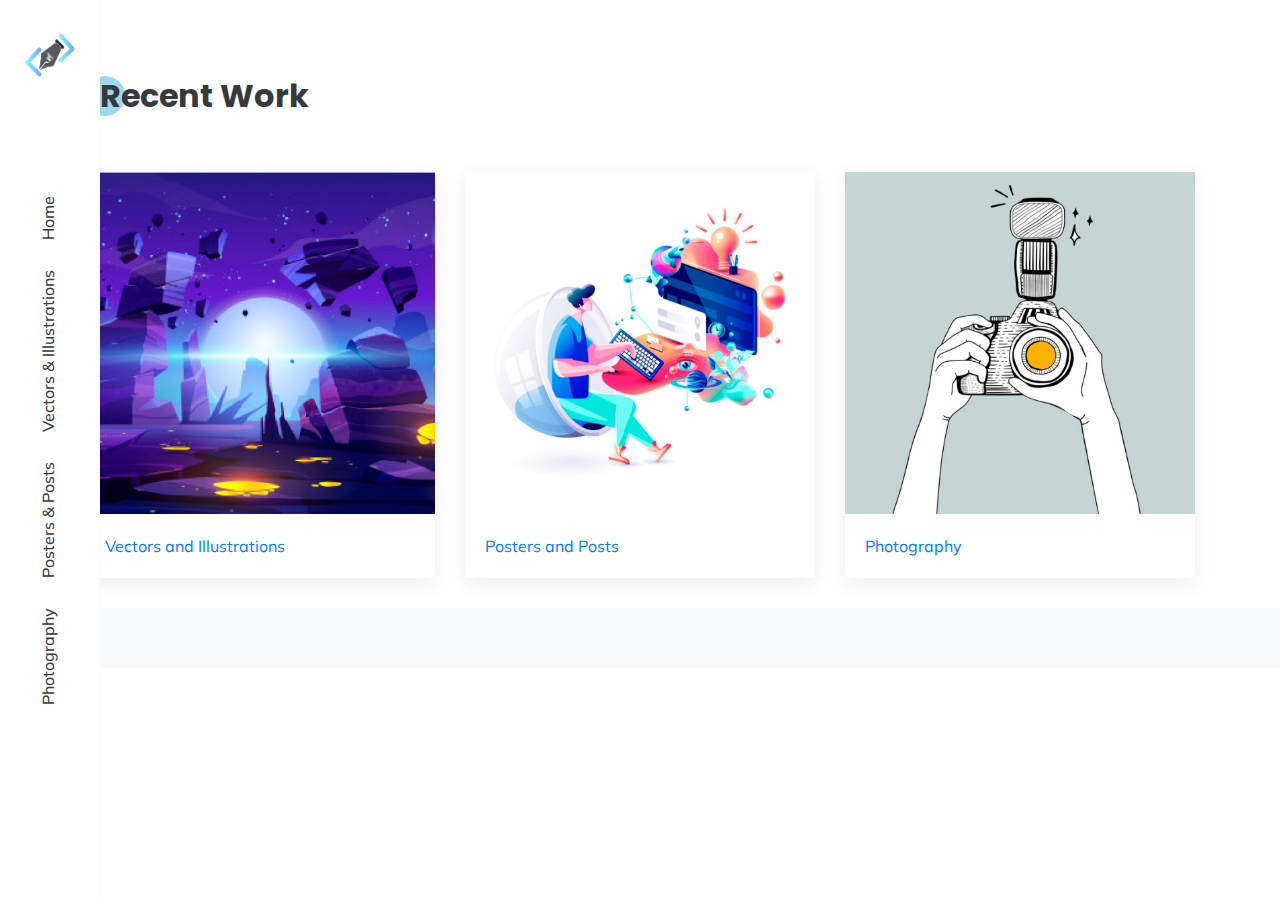
<file: gallery.html>
<!doctype html>
<html lang="en">


<meta http-equiv="content-type" content="text/html;charset=UTF-8" />
<head>
    <!-- Meta -->
    <meta charset="UTF-8">
    <meta name="viewport" content="width=device-width, initial-scale=1.0">
    <meta http-equiv="X-UA-Compatible" content="ie=edge">

    <!-- Title -->
    <title> Muskaan | Recent Work</title>

    <!-- CSS Plugins -->
    <link rel="stylesheet" href="assets/css/all.css">
    <link rel="stylesheet" href="assets/css/elegant-font-icons.css">
    <link rel="stylesheet" href="assets/css/bootstrap.min.css">
    <link rel="stylesheet" href="assets/css/jquery.animatedheadline.css">
    <link rel="stylesheet" href="assets/css/magnific-popup.css">
    <link rel="stylesheet" href="assets/css/owl.carousel.css">

    <link rel="shortcut icon" href="favicon.ico" type="image/x-icon" />
    <link rel="apple-touch-icon" href="apple-touch-icon.png" />
    <link rel="apple-touch-icon" sizes="57x57" href="apple-touch-icon-57x57.png" />
    <link rel="apple-touch-icon" sizes="72x72" href="apple-touch-icon-72x72.png" />
    <link rel="apple-touch-icon" sizes="76x76" href="apple-touch-icon-76x76.png" />
    <link rel="apple-touch-icon" sizes="114x114" href="apple-touch-icon-114x114.png" />
    <link rel="apple-touch-icon" sizes="120x120" href="apple-touch-icon-120x120.png" />
    <link rel="apple-touch-icon" sizes="144x144" href="apple-touch-icon-144x144.png" />
    <link rel="apple-touch-icon" sizes="152x152" href="apple-touch-icon-152x152.png" />
    <link rel="apple-touch-icon" sizes="180x180" href="apple-touch-icon-180x180.png" />
    <!-- Font Google -->
    <link href="https://fonts.googleapis.com/css?family=Poppins:300,400,500,600,700,800,900&amp;display=swap" rel="stylesheet">
    <link href="https://fonts.googleapis.com/css?family=Muli:300,400,500,600,700,800,900&amp;display=swap" rel="stylesheet">
   
    <!-- main CSS -->
    <link rel="stylesheet" href="assets/css/main.css">

</head>

<body data-spy="scroll" data-target="#scrollspy" data-offset="1">

    <!--menu toggle-->
    <div class="menu-toggle" id="menuToggle">
        <span></span>
    </div>
    
    <!--header-left-->
    <div class="header-left" id="scrollspy">
        <!--logo-->
        <div class="logo ">
            <a href="index.html#home" ><img src="assets/img/1-01.png"  /></a>
        </div>

        <!--menu-->
        <div class="main-menu" id="js-menu">
           <div class="cross bg-base-color">
                <span><i class="fas fa-times text-white"></i></span>
           </div>
            <nav class="menu">
                <ul class="menu-nav">
                    <li class="nav-item">
                        <a class="nav-link" href="index.html#home">Home</a>
                      
                    </li>
                   
                    <li class="nav-item">
                        <a class="nav-link" href="vectors-illustrations.html">Vectors & Illustrations</a>
                      
                    </li>
                    <li class="nav-item">
                        <a class="nav-link" href="posters-posts.html">Posters & Posts</a>
                    </li>
        
                    <li class="nav-item">
                        <a class="nav-link" href="photography.html">Photography</a>
                    </li>
        
                    
                </ul>
            </nav>
        </div>
        
        <!--btn-share
        <div class="btn-share">
            <span class="social_share text-dark"></span>
        </div>   -->

    </div>
    


    <!-- Work -->
<!--add papers and work/events here-->
<section id="works" class="section works ">
    <div class="container">
        <div class="row mb-50">
            <div class="col-md-12">
                <div class="section-title">
                    <h2 class="text-dark mb-0">Recent Work</h2>
                    
                </div>
            </div>
        </div>
       
        <div class="row works-items">
            <div class="col-lg-4 col-md-6">
                <!--item -->
                <div class="item">
                    <div class="image">
                        <img src="assets/img/gallery/g3-01.png" alt="">
                        <div class="overly">
                            <a href="assets/img/gallery/g3-01.png" class=""> </a>
                        </div>
                    </div>
                
                    <div class="details d-flex align-items-center">
                        <a href="vectors-illustrations.html" class="" target="_blank"><p class="mb-0">Vectors and Illustrations</p> </a>
                        
                    </div>
                </div>
            </div>
            <div class="col-lg-4 col-md-6">
                <!--item -->
                <div class="item">
                    <div class="image">
                        <img src="assets/img/gallery/g2-01.png" alt="">
                        <div class="overly">
                            <a href="assets/img/gallery/g2-01.png" class=""> </a>
                        </div>
                    </div>
        
                    <div class="details d-flex align-items-center">
                        
                        <a href="posters-posts.html" class="" target="_blank"><p class="mb-0">Posters and Posts</p> </a>
                         </div>
                </div>
            </div>
            <div class="col-lg-4 col-md-6">
                <!--item -->
                <div class="item">
                    <div class="image">
                        <img src="assets/img/gallery/g1-01.png" alt="">
                        <div class="overly">
                            <a href="assets/img/gallery/g1-01.png" class=""> </a>
                        </div>
                    </div>
        
                    <div class="details d-flex align-items-center">
                        <a href="photography.html" class="" target="_blank"><p class="mb-0">Photography</p> </a>
                        
                    </div>
                </div>
            </div>
           
        </div>
    </div>
</section>




        <!--Footer-->
        <footer class="pt-30 pb-30 bg-light">
            <div class="container">
                <div class="row">
                    <div class="col-12">
                        <p class="text-dark text-center mb-0"> </p>
                    </div>
                </div>
            </div>
        </footer>

        <!--social-media-->
        <div class="social-footer">
            <ul class="list-inline">
                <li><a href="#"><i class="fab fa-facebook-f text-dark"></i></a></li>
                <li><a href="#"><i class="fab fa-twitter text-dark"></i></a></li>
                <li><a href="#"><i class="fab fa-instagram text-dark"></i></a></li>
                <li><a href="#"><i class="fab fa-dribbble text-dark"></i></a></li>
                <li><a href="#"><i class="fab fa-behance text-dark"></i></a></li>
            </ul>
        </div>
    </div>
    <!--Main End-->

    <!--loading 
    <div class="loading">
        <div class="circle"></div>
    </div>-->
    
    <!-- jQuery first, then Popper.js, then Bootstrap JS -->
    <script src="assets/js/jquery.min.js"></script>
    <script src="assets/js/popper.min.js"></script>
    <script src="assets/js/bootstrap.min.js"></script>
  
    <!-- JS Plugins  -->
    <script src="assets/js/jquery.animatedheadline.min.js"></script>
    <script src="assets/js/jquery.magnific-popup.min.js"></script>
    <script src="assets/js/ajax-contact.js"></script>
    <script src="assets/js/owl.carousel.min.js"></script>
    <script src="assets/js/main.js"></script>

</body>




</html>
</file>
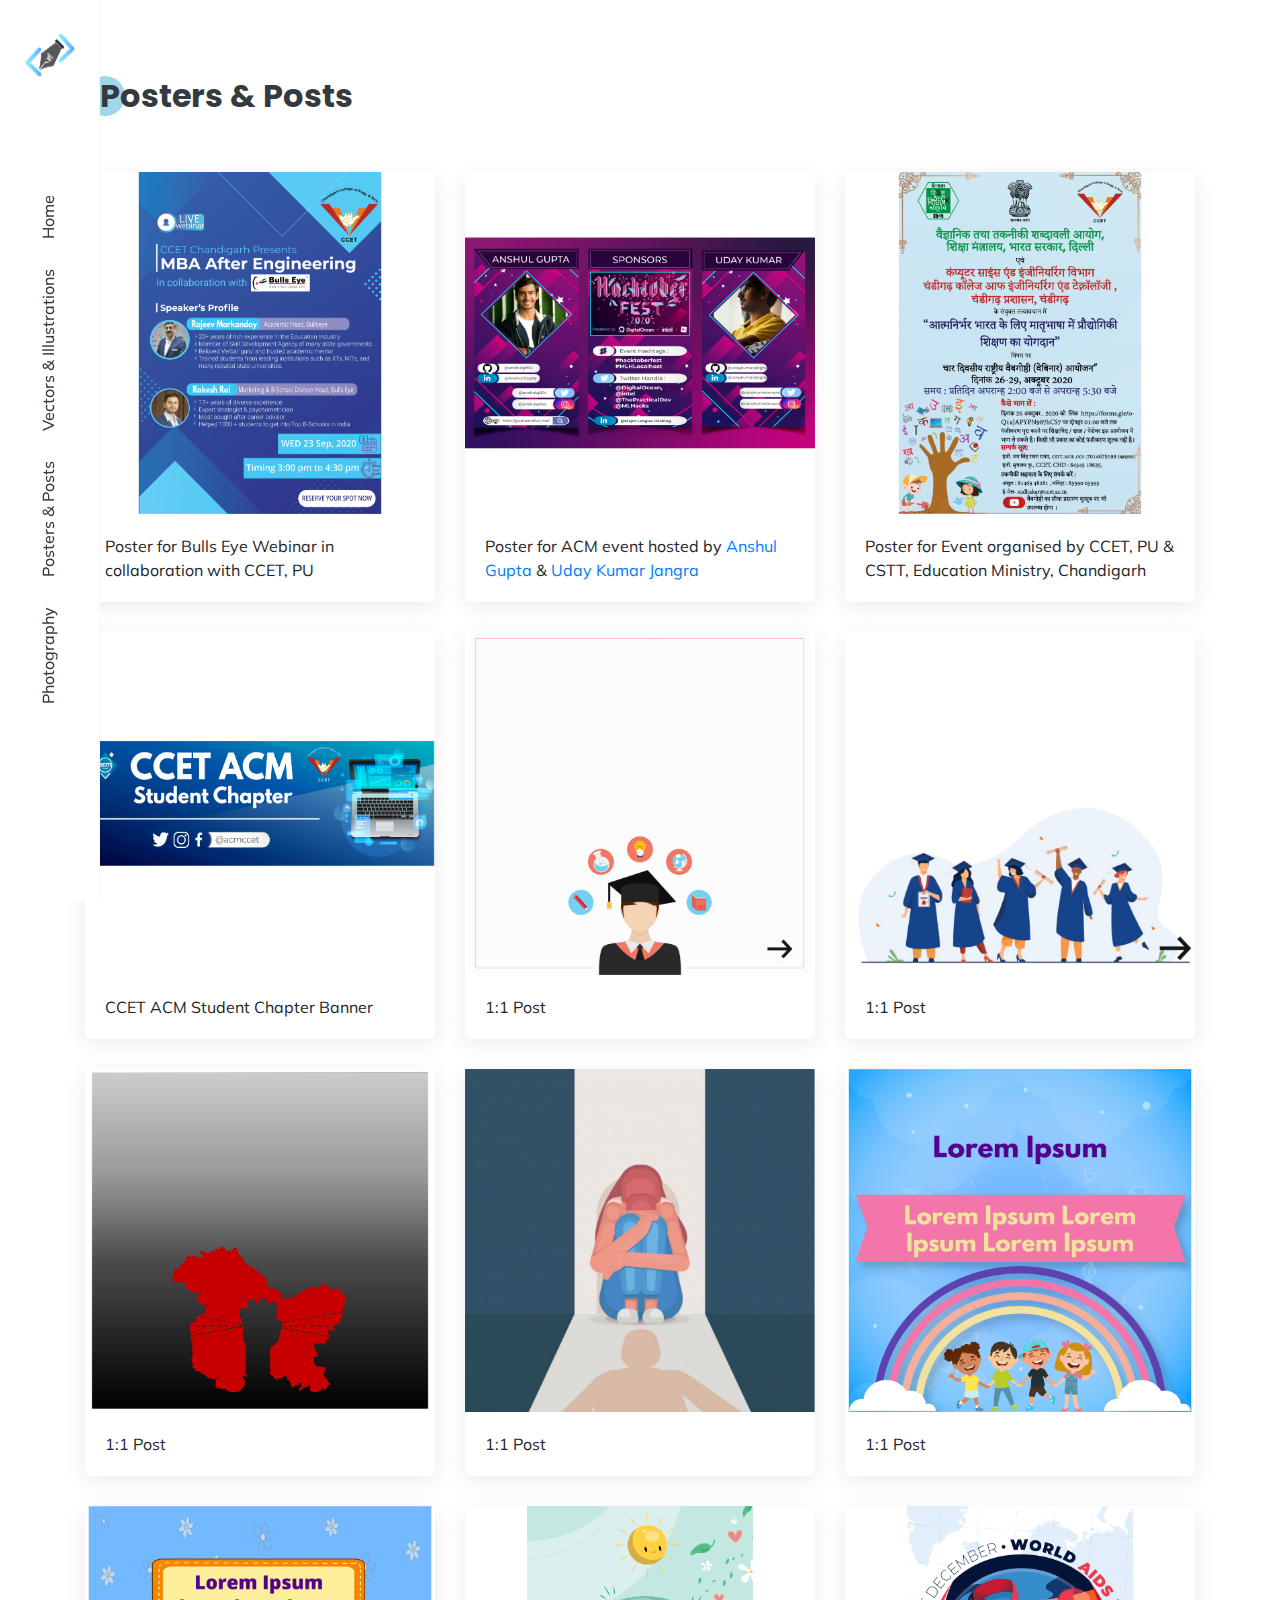
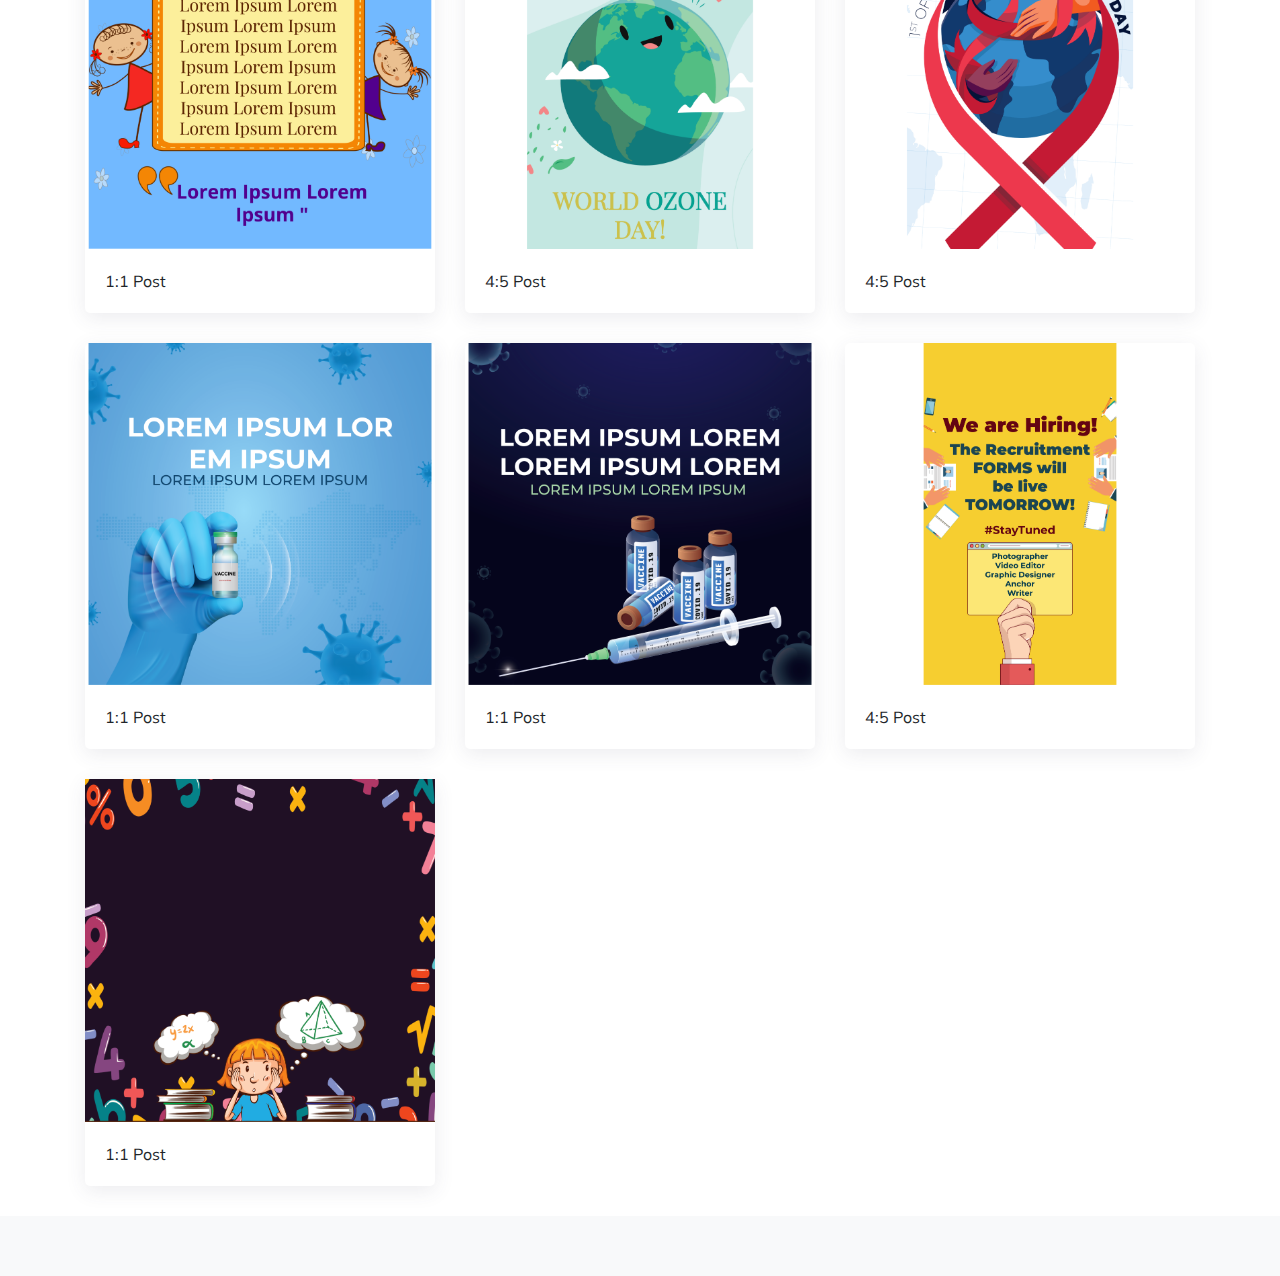
<file: posters-posts.html>
<!doctype html>
<html lang="en">


<meta http-equiv="content-type" content="text/html;charset=UTF-8" />
<head>
    <!-- Meta -->
    <meta charset="UTF-8">
    <meta name="viewport" content="width=device-width, initial-scale=1.0">
    <meta http-equiv="X-UA-Compatible" content="ie=edge">

    <!-- Title -->
    <title> Muskaan | Posters & Posts</title>

    <!-- CSS Plugins -->
    <link rel="stylesheet" href="assets/css/all.css">
    <link rel="stylesheet" href="assets/css/elegant-font-icons.css">
    <link rel="stylesheet" href="assets/css/bootstrap.min.css">
    <link rel="stylesheet" href="assets/css/jquery.animatedheadline.css">
    <link rel="stylesheet" href="assets/css/magnific-popup.css">
    <link rel="stylesheet" href="assets/css/owl.carousel.css">

    <link rel="shortcut icon" href="favicon.ico" type="image/x-icon" />
    <link rel="apple-touch-icon" href="apple-touch-icon.png" />
    <link rel="apple-touch-icon" sizes="57x57" href="apple-touch-icon-57x57.png" />
    <link rel="apple-touch-icon" sizes="72x72" href="apple-touch-icon-72x72.png" />
    <link rel="apple-touch-icon" sizes="76x76" href="apple-touch-icon-76x76.png" />
    <link rel="apple-touch-icon" sizes="114x114" href="apple-touch-icon-114x114.png" />
    <link rel="apple-touch-icon" sizes="120x120" href="apple-touch-icon-120x120.png" />
    <link rel="apple-touch-icon" sizes="144x144" href="apple-touch-icon-144x144.png" />
    <link rel="apple-touch-icon" sizes="152x152" href="apple-touch-icon-152x152.png" />
    <link rel="apple-touch-icon" sizes="180x180" href="apple-touch-icon-180x180.png" />
    <!-- Font Google -->
    <link href="https://fonts.googleapis.com/css?family=Poppins:300,400,500,600,700,800,900&amp;display=swap" rel="stylesheet">
    <link href="https://fonts.googleapis.com/css?family=Muli:300,400,500,600,700,800,900&amp;display=swap" rel="stylesheet">
   
    <!-- main CSS -->
    <link rel="stylesheet" href="assets/css/main.css">

</head>

<body data-spy="scroll" data-target="#scrollspy" data-offset="1">

    <!--menu toggle-->
    <div class="menu-toggle" id="menuToggle">
        <span></span>
    </div>
    
    <!--header-left-->
    <div class="header-left" id="scrollspy">
        <!--logo-->
        <div class="logo ">
            <a href="index.html#home" ><img src="assets/img/1-01.png"  /></a>
        </div>

        <!--menu-->
        <div class="main-menu" id="js-menu">
           <div class="cross bg-base-color">
                <span><i class="fas fa-times text-white"></i></span>
           </div>
            <nav class="menu">
                <ul class="menu-nav">
                    <li class="nav-item">
                        <a class="nav-link" href="index.html#home">Home</a>
                      
                    </li>
                   
                    <li class="nav-item">
                        <a class="nav-link" href="vectors-illustrations.html">Vectors & Illustrations</a>
                      
                    </li>
                    <li class="nav-item">
                        <a class="nav-link" href="posters-posts.html">Posters & Posts</a>
                    </li>
        
                    <li class="nav-item">
                        <a class="nav-link" href="photography.html">Photography</a>
                    </li>
        
                    
                </ul>
            </nav>
        </div>
        
        <!--btn-share
        <div class="btn-share">
            <span class="social_share text-dark"></span>
        </div>   -->

    </div>
    


    <!-- Work -->
<!--add papers and work/events here-->
<section id="works" class="section works ">
    <div class="container">
        <div class="row mb-50">
            <div class="col-md-12">
                <div class="section-title">
                    <h2 class="text-dark mb-0">Posters & Posts</h2>
                    
                </div>
            </div>
        </div>
       
        <div class="row works-items">
            <div class="col-lg-4 col-md-6">
                <!--item -->
                <div class="item">
                    <div class="image">
                        <img src="assets/img/gallery/27-01.png" alt="">
                        
                    </div>
                
                    <div class="details d-flex align-items-center">
                       <p class="mb-0">Poster for Bulls Eye Webinar in collaboration with CCET, PU</p>
                        
                    </div>
                </div>
            </div>
            <div class="col-lg-4 col-md-6">
                <!--item -->
                <div class="item">
                    <div class="image">
                        <img src="assets/img/gallery/42-01.png" alt="">
                       
                    </div>
        
                    <div class="details d-flex align-items-center">
                        
                        <p class="mb-0">Poster for ACM event hosted by <a href="http://guptaanshul.me/"  target="_blank">Anshul Gupta</a> & <a href="https://www.linkedin.com/in/udaykumarjangra/ "  target="_blank">Uday Kumar Jangra</a></p> 
                         </div>
                </div>
            </div>
            <div class="col-lg-4 col-md-6">
                <!--item -->
                <div class="item">
                    <div class="image">
                        <img src="assets/img/gallery/29-01.png" alt="">
                       
                    </div>
        
                    <div class="details d-flex align-items-center">
                       <p class="mb-0">Poster for Event organised by CCET, PU & CSTT, Education Ministry, Chandigarh</p>
                        
                    </div>
                </div>
            </div>          
        </div>


        <div class="row works-items">
            <div class="col-lg-4 col-md-6">
                <!--item -->
                <div class="item">
                    <div class="image">
                        <img src="assets/img/gallery/30-01.png" alt="">
                        
                    </div>
                
                    <div class="details d-flex align-items-center">
                       <p class="mb-0">CCET ACM Student Chapter Banner</p>
                        
                    </div>
                </div>
            </div>
            <div class="col-lg-4 col-md-6">
                <!--item -->
                <div class="item">
                    <div class="image">
                        <img src="assets/img/gallery/31-01.png" alt="">
                       
                    </div>
        
                    <div class="details d-flex align-items-center">
                        
                        <p class="mb-0">1:1 Post</p>
                         </div>
                </div>
            </div>
            <div class="col-lg-4 col-md-6">
                <!--item -->
                <div class="item">
                    <div class="image">
                        <img src="assets/img/gallery/32-01.png" alt="">
                       
                    </div>
        
                    <div class="details d-flex align-items-center">
                        <p class="mb-0">1:1 Post</p>
                        
                    </div>
                </div>
            </div>          
        </div>

        <div class="row works-items">
            <div class="col-lg-4 col-md-6">
                <!--item -->
                <div class="item">
                    <div class="image">
                        <img src="assets/img/gallery/33-01.png" alt="">
                        
                    </div>
                
                    <div class="details d-flex align-items-center">
                        <p class="mb-0">1:1 Post</p>
                        
                    </div>
                </div>
            </div>
            <div class="col-lg-4 col-md-6">
                <!--item -->
                <div class="item">
                    <div class="image">
                        <img src="assets/img/gallery/34-01.png" alt="">
                       
                    </div>
        
                    <div class="details d-flex align-items-center">
                        
                        <p class="mb-0">1:1 Post</p>
                         </div>
                </div>
            </div>
            <div class="col-lg-4 col-md-6">
                <!--item -->
                <div class="item">
                    <div class="image">
                        <img src="assets/img/gallery/35-01.png" alt="">
                       
                    </div>
        
                    <div class="details d-flex align-items-center">
                        <p class="mb-0">1:1 Post</p>
                        
                    </div>
                </div>
            </div>          
        </div>

        <div class="row works-items">
            <div class="col-lg-4 col-md-6">
                <!--item -->
                <div class="item">
                    <div class="image">
                        <img src="assets/img/gallery/36-01.png" alt="">
                        
                    </div>
                
                    <div class="details d-flex align-items-center">
                        <p class="mb-0">1:1 Post</p>
                        
                    </div>
                </div>
            </div>
            <div class="col-lg-4 col-md-6">
                <!--item -->
                <div class="item">
                    <div class="image">
                        <img src="assets/img/gallery/37-01.png" alt="">
                       
                    </div>
        
                    <div class="details d-flex align-items-center">
                        
                        <p class="mb-0">4:5 Post</p>
                         </div>
                </div>
            </div>
            <div class="col-lg-4 col-md-6">
                <!--item -->
                <div class="item">
                    <div class="image">
                        <img src="assets/img/gallery/38-01.png" alt="">
                       
                    </div>
        
                    <div class="details d-flex align-items-center">
                        <p class="mb-0">4:5 Post</p>
                        
                    </div>
                </div>
            </div>          
        </div>

        <div class="row works-items">
            <div class="col-lg-4 col-md-6">
                <!--item -->
                <div class="item">
                    <div class="image">
                        <img src="assets/img/gallery/39-01.png" alt="">
                        
                    </div>
                
                    <div class="details d-flex align-items-center">
                        <p class="mb-0">1:1 Post</p>
                        
                    </div>
                </div>
            </div>
            <div class="col-lg-4 col-md-6">
                <!--item -->
                <div class="item">
                    <div class="image">
                        <img src="assets/img/gallery/40-01.png" alt="">
                       
                    </div>
        
                    <div class="details d-flex align-items-center">
                        
                        <p class="mb-0">1:1 Post</p>
                         </div>
                </div>
            </div>
            <div class="col-lg-4 col-md-6">
                <!--item -->
                <div class="item">
                    <div class="image">
                        <img src="assets/img/gallery/41-01.png" alt="">
                       
                    </div>
        
                    <div class="details d-flex align-items-center">
                        <p class="mb-0">4:5 Post</p>
                        
                    </div>
                </div>
            </div>          
        </div>


        <div class="row works-items">
            
            <div class="col-lg-4 col-md-6">
                <!--item -->
                <div class="item">
                    <div class="image">
                        <img src="assets/img/gallery/28-01.png" alt="">
                       
                    </div>
        
                    <div class="details d-flex align-items-center">
                        
                        <p class="mb-0">1:1 Post</p>
                         </div>
                </div>
            </div>
                   
        </div>


    </div>
</section>




        <!--Footer-->
        <footer class="pt-30 pb-30 bg-light">
            <div class="container">
                <div class="row">
                    <div class="col-12">
                        <p class="text-dark text-center mb-0"> </p>
                    </div>
                </div>
            </div>
        </footer>

        <!--social-media-->
        <div class="social-footer">
            <ul class="list-inline">
                <li><a href="#"><i class="fab fa-facebook-f text-dark"></i></a></li>
                <li><a href="#"><i class="fab fa-twitter text-dark"></i></a></li>
                <li><a href="#"><i class="fab fa-instagram text-dark"></i></a></li>
                <li><a href="#"><i class="fab fa-dribbble text-dark"></i></a></li>
                <li><a href="#"><i class="fab fa-behance text-dark"></i></a></li>
            </ul>
        </div>
    </div>
    <!--Main End-->

    <!--loading 
    <div class="loading">
        <div class="circle"></div>
    </div>-->
    
    <!-- jQuery first, then Popper.js, then Bootstrap JS -->
    <script src="assets/js/jquery.min.js"></script>
    <script src="assets/js/popper.min.js"></script>
    <script src="assets/js/bootstrap.min.js"></script>
  
    <!-- JS Plugins  -->
    <script src="assets/js/jquery.animatedheadline.min.js"></script>
    <script src="assets/js/jquery.magnific-popup.min.js"></script>
    <script src="assets/js/ajax-contact.js"></script>
    <script src="assets/js/owl.carousel.min.js"></script>
    <script src="assets/js/main.js"></script>

</body>




</html>
</file>
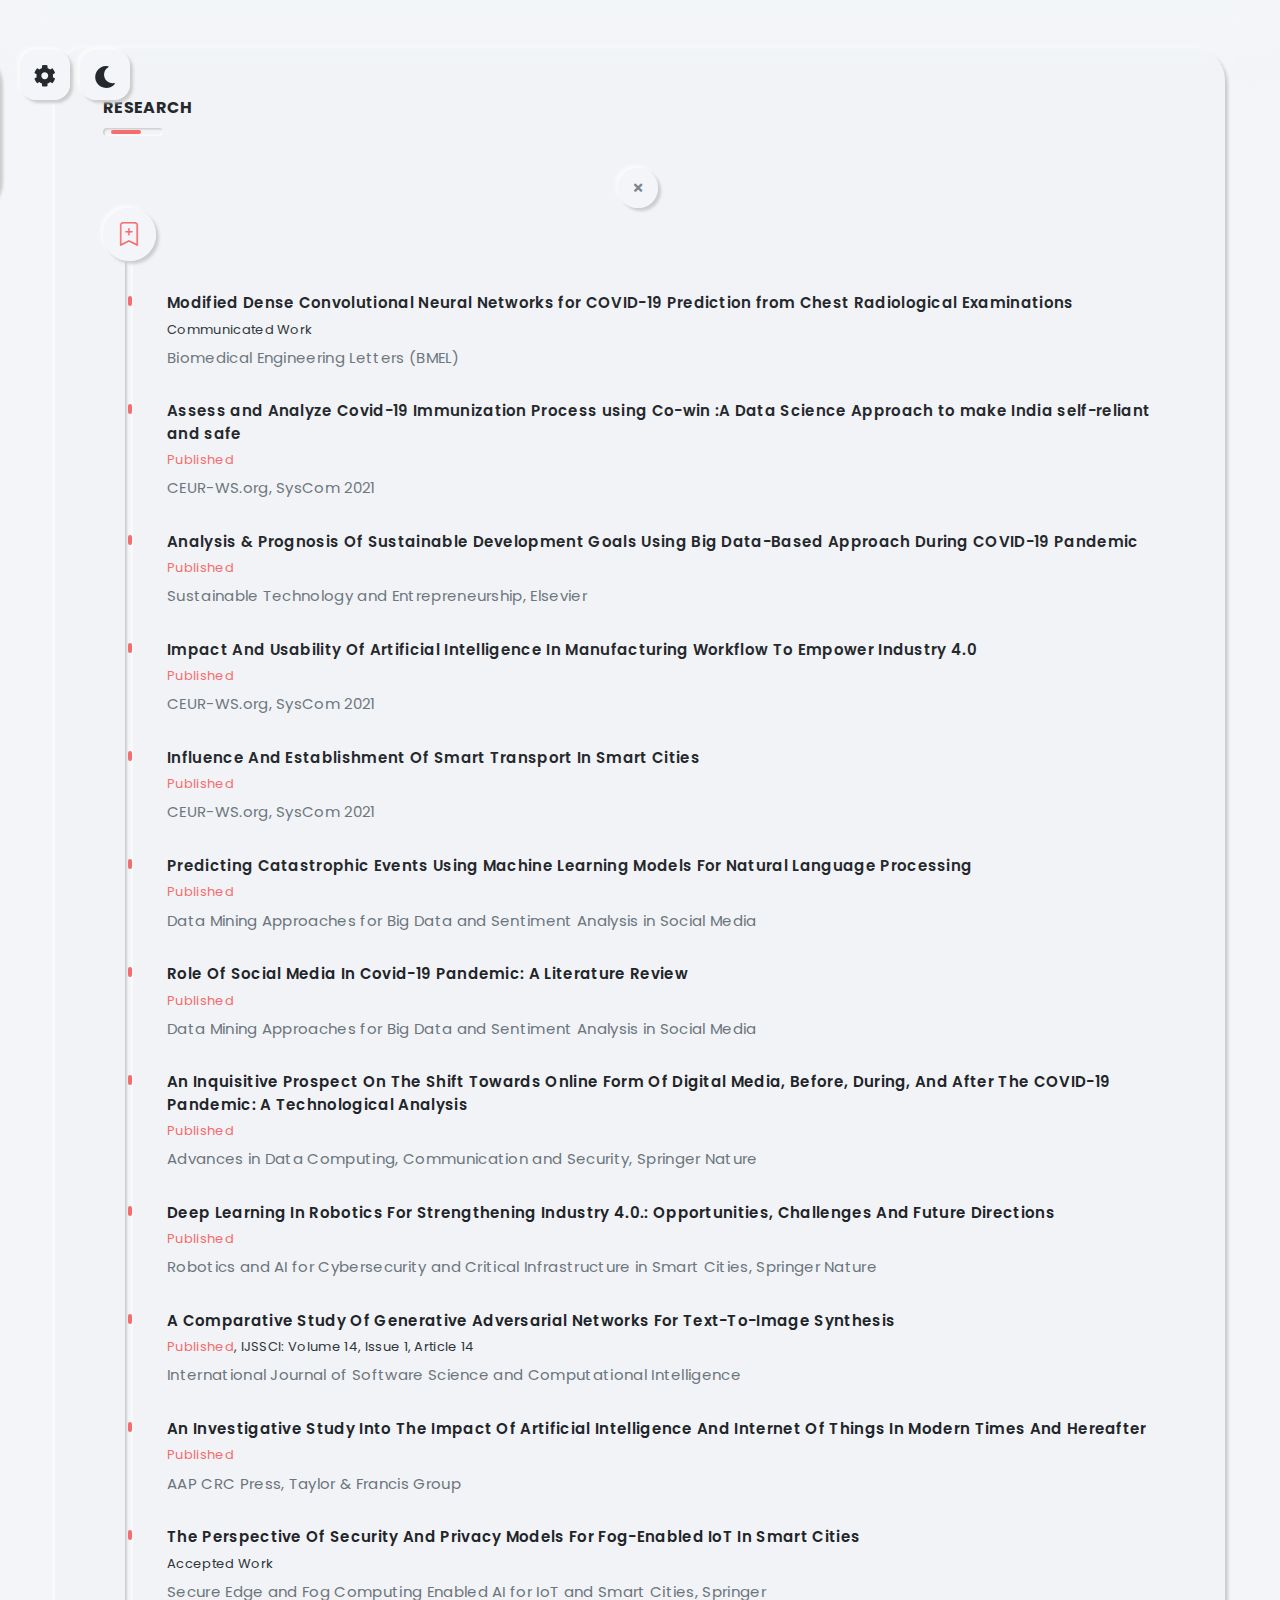
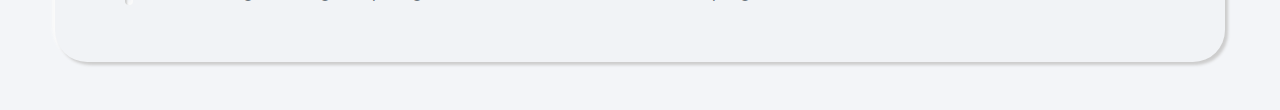
<file: research.html>
<!DOCTYPE html>
<html lang="en">
<head>
      <!-- Metas -->
      <meta charset="utf-8">
      <title>Muskaan | Research</title>
      <link rel = "icon" href = 
      "final-01.ico" 
              type = "image/x-icon">
      <meta name="description" content="">
      <meta name="viewport" content="width=device-width, initial-scale=1.0">
      <!-- Css -->
      <link href="css/bootstrap.css" rel="stylesheet" type="text/css" media="all" />
      <link href="css/main.css" rel="stylesheet" type="text/css" media="all" />
      <link href="css/venobox.css" rel="stylesheet" type="text/css" media="all" />
      <link href="css/animate.css" rel="stylesheet" type="text/css" media="all"/>
      <link href="css/fonts.css" rel="stylesheet" type="text/css" media="all" />
      <link href="css/owl-carousel/owl.carousel.css" rel="stylesheet"  media="all"/>
      <link href="css/owl-carousel/owl.theme.css" rel="stylesheet"  media="all" />
      <link href="css/owl-carousel/owl.transitions.css" rel="stylesheet"  media="all" />
      <link href="http://fonts.googleapis.com/css?family=Poppins:300,400,500,600,700" rel="stylesheet">
      <!--Alternate styles for demo purposes only-->
      <link href="css/switcher.css"  rel="stylesheet" type="text/css"/>
      <link href="css/styles/clr-1.css" rel="stylesheet" type="text/css" title="clr-1" media="all"/>
      <link href="css/styles/clr-3.css" rel="alternate stylesheet" type="text/css" title="clr-3" media="all" />
      <link href="css/styles/clr-7.css" rel="alternate stylesheet" type="text/css" title="clr-7" media="all" />
      <link href="css/styles/clr-10.css" rel="alternate stylesheet" type="text/css" title="clr-10" media="all" />
      <link href="css/styles/clr-17.css" rel="alternate stylesheet" type="text/css" title="clr-17" media="all" />
      <link href="css/styles/clr-27.css" rel="alternate stylesheet" type="text/css" title="clr-27" media="all" />
      <link href="css/styles/clr-32.css" rel="alternate stylesheet" type="text/css" title="clr-32" media="all" />
      <link rel="stylesheet" href="https://cdn.jsdelivr.net/npm/bootstrap-icons@1.8.0/font/bootstrap-icons.css">
   </head>
   <body>
      <div class="loader">
         <div class="loader-inner">
            <div class="bounce">
               <div class="bounce-circle"></div>
            </div>
         </div>
      </div>
      <div id="wrapper" class="wrapper">
         <!--Alternate styles for demo purposes only-->
         <div class="styler">
            <div class="toggle">
               <div class="outer radius-1 d-inline-block">
                  <a class=" inner radius-1 d-block" ><span class="fa fa-cog"></span></a>
               </div>
            </div>
            <div class="day-night-mode">
               <div class="outer radius-1 d-inline-block">
                  <a class=" inner radius-1 d-block" href="DARK/research.html"><span class="fa fa-moon"></span></a>
               </div>
            </div>
            <div>
               <h6 class="text-muted font-weight-400 mb-0">Pick a color</h6>
               <ul class="color-list pl-0 mb-0">
                  <li class="outer-sm"><a onclick="setActiveStyleSheet('clr-1'); return false;" class="clr-1 inner" href="#"><span></span></a></li>
                  <li class="outer-sm"><a onclick="setActiveStyleSheet('clr-3'); return false;" class="clr-3 inner-sm" href="#"><span></span></a></li>
                  <li class="outer-sm"><a onclick="setActiveStyleSheet('clr-7'); return false;" class="clr-7 inner-sm" href="#"><span></span></a></li>
                  <li class="outer-sm"><a onclick="setActiveStyleSheet('clr-10'); return false;" class="clr-10 inner-sm" href="#"><span></span></a></li>
                  <li class="outer-sm"><a onclick="setActiveStyleSheet('clr-17'); return false;" class="clr-17 inner-sm" href="#"><span></span></a></li>
                  <li class="outer-sm"><a onclick="setActiveStyleSheet('clr-27'); return false;" class="clr-27 inner-sm" href="#"><span></span></a></li>
                  <li class="outer-sm"><a onclick="setActiveStyleSheet('clr-32'); return false;" class="clr-32 inner-sm" href="#"><span></span></a></li>
               </ul>
            </div>
            <div class="mt-3">
            <div class="reset outer radius-2 d-inline-block">
               <a class="inner radius-2 d-block px-4 py-1 font-size-13 text-dark font-weight-500" href="#" onclick="setActiveStyleSheet('clr-1'); return false;">
               Reset
               </a>
            </div>
            <div class="ml-1 close-styler outer radius-2 d-inline-block">
               <a class="inner radius-2 d-block px-4 py-1 font-size-13 text-dark font-weight-500" href="index.html">
               Close
               </a>
            </div>
            </div>
         </div>
         <div class="blurred-content"></div>
         <section class="project spacer-xlg">
            <div class="container  shadow bg-light radius-2 padding-dy">
               <div class="row mb-5">
                  <div class="col">
                     <h6 class="font-weight-700  mb-0 text-uppercase mb-2">Research</h6>
                     <hr class="divider divider-left divider-lg float-left">
                  </div>
               </div>
               <div class="row">
                  <div class="col text-center">
                     <ul class="list-inline project-nav mb-0">
                        <li class="outer radius-2 list-inline-item mr-1"><a class="inner btn btn-round btn-icon" href="index.html">
                           <span class="fa fa-times btn-icon-inner"></span></a>
                        </li>
                     </ul>
                  </div>
               </div>
               <div class="row ">
                  <div class="col-md-12">
                     <div class="timeline">
                        <div class="outer radius-2 position-absolute">
                           <div class="ui-icon ui-icon-md inner ">
                              <div class="ui-icon-inner">
                                 <i class="bi bi-bookmark-plus" style="font-size: 1.5rem;      "></i>
                              </div>
                           </div>
                        </div>
                        <div class=" pt-7">

                           <div class="timeline-content">
                              <div class="mb-1">
                                 <h6 class="font-weight-600 font-size-15 mb-1">Modified Dense Convolutional Neural Networks for COVID-19 Prediction from Chest Radiological
                                    Examinations</h6>
                                 <div class="font-size-13 text-dark mb-1">Communicated Work</div>
                              </div>
                              <p class="mb-0"> Biomedical Engineering Letters (BMEL)
                              </p>
                           </div>

                           <div class="timeline-content">
                              <div class="mb-1">
                                 <h6 class="font-weight-600 font-size-15 mb-1">Assess and Analyze Covid-19 Immunization Process using Co-win :A Data Science Approach to make India self-reliant and safe</h6>
                                 <div class="font-size-13 text-dark mb-1"><a href="http://ceur-ws.org/Vol-3080/10.pdf">Published</a></div>
                              </div>
                              <p class="mb-0">CEUR-WS.org, SysCom 2021
                              </p>
                           </div>
                              
                            <div class="timeline-content">
                              <div class="mb-1">
                                 <h6 class="font-weight-600 font-size-15 mb-1">Analysis & Prognosis Of Sustainable Development Goals Using Big Data-Based Approach During COVID-19 Pandemic</h6>
                                 <div class="font-size-13 text-dark mb-1"><a href="https://www.sciencedirect.com/science/article/pii/S2773032822000128">Published</a></div>
                              </div>
                              <p class="mb-0">Sustainable Technology and Entrepreneurship, Elsevier
                              </p>
                           </div>

                           <div class="timeline-content">
                              <div class="mb-1">
                                 <h6 class="font-weight-600 font-size-15 mb-1">Impact And Usability Of Artificial Intelligence In Manufacturing Workflow To Empower Industry 4.0</h6>
                                 <div class="font-size-13 text-dark mb-1"><a href="http://ceur-ws.org/Vol-3080/4.pdf">Published</a></div>
                              </div>
                              <p class="mb-0">CEUR-WS.org, SysCom 2021
                              </p>
                           </div>
                           
                           <div class="timeline-content">
                              <div class="mb-1">
                                 <h6 class="font-weight-600 font-size-15 mb-1">Influence And Establishment Of Smart Transport In Smart Cities</h6>
                                 <div class="font-size-13 text-dark mb-1"><a href="http://ceur-ws.org/Vol-3080/16.pdf">Published</a></div>
                              </div>
                              <p class="mb-0">CEUR-WS.org, SysCom 2021
                              </p>
                           </div>

                           <div class="timeline-content">
                              <div class="mb-1">
                                 <h6 class="font-weight-600 font-size-15 mb-1">Predicting Catastrophic Events Using Machine Learning Models For Natural Language Processing</h6>
                                 <div class="font-size-13 text-dark mb-1"><a href="https://www.igi-global.com/chapter/predicting-catastrophic-events-using-machine-learning-models-for-natural-language-processing/293158">Published</a></div>
                              </div>
                              <p class="mb-0">Data Mining Approaches for Big Data and Sentiment Analysis in Social Media
                              </p>
                           </div>

                           <div class="timeline-content">
                              <div class="mb-1">
                                 <h6 class="font-weight-600 font-size-15 mb-1">Role Of Social Media In Covid-19 Pandemic: A Literature Review</h6>
                                 <div class="font-size-13 text-dark mb-1"><a href="https://www.igi-global.com/chapter/role-of-social-media-in-the-covid-19-pandemic/293151">Published</a></div>
                              </div>
                              <p class="mb-0">Data Mining Approaches for Big Data and Sentiment Analysis in Social Media
                              </p>
                           </div>

                                                     
                           <div class="timeline-content">
                              <div class="mb-1">
                                 <h6 class="font-weight-600 font-size-15 mb-1">An Inquisitive Prospect On The Shift Towards Online Form Of Digital Media, Before, During, And After The COVID-19 Pandemic: A Technological Analysis</h6>
                                  <div class="font-size-13 text-dark mb-1"><a href="https://link.springer.com/chapter/10.1007/978-981-16-8403-6_20">Published</a></div>
                              </div>
                              
                             <p class="mb-0">Advances in Data Computing, Communication and Security, Springer Nature
                              </p>
                           </div>
                             
                                 
                           <div class="timeline-content">
                              <div class="mb-1">
                                 <h6 class="font-weight-600 font-size-15 mb-1">Deep Learning In Robotics For Strengthening Industry 4.0.: Opportunities, Challenges And Future Directions</h6>
                                 <div class="font-size-13 text-dark mb-1"><a href="https://link.springer.com/chapter/10.1007/978-3-030-96737-6_1">Published</a></div>
                              </div>
                               <p class="mb-0">Robotics and AI for Cybersecurity and Critical Infrastructure in Smart Cities, Springer Nature
                              </p>
                           </div>
                              
                            <div class="timeline-content">
                              <div class="mb-1">
                                 <h6 class="font-weight-600 font-size-15 mb-1">A Comparative Study Of Generative Adversarial Networks For Text-To-Image Synthesis</h6>
                                 <div class="font-size-13 text-dark mb-1"><a href= "https://www.igi-global.com/article/a-comparative-study-of-generative-adversarial-networks-for-text-to-image-synthesis/300364">Published</a>, IJSSCI: Volume 14, Issue 1, Article 14</div>
                              </div>
                              <p class="mb-0">International Journal of Software Science and Computational Intelligence
                              </p>
                           </div>
                              
                                                   
                           <div class="timeline-content">
                              <div class="mb-1">
                                 <h6 class="font-weight-600 font-size-15 mb-1">An Investigative Study Into The Impact Of Artificial Intelligence And Internet Of Things In Modern Times And Hereafter</h6>
                                 <div class="font-size-13 text-dark mb-1"><a href="https://www.appleacademicpress.com/machine-learning-algorithms-in-security-analytics-applications-principles-and-practices/9781774912393">Published</a></div>
                              </div>
                              <p class="mb-0">AAP CRC Press, Taylor & Francis Group
                              </p>
                           </div>
                          
                             
                           <div class="timeline-content">
                              <div class="mb-1">
                                 <h6 class="font-weight-600 font-size-15 mb-1">The Perspective Of Security And Privacy Models For Fog-Enabled IoT In Smart Cities</h6>
                                 <div class="font-size-13 text-dark mb-1">Accepted Work</div>
                              </div>
                              <p class="mb-0">Secure Edge and Fog Computing Enabled AI for IoT and Smart Cities, Springer
                              </p>
                           </div>
                          
                        </div>
                     </div>
                  </div>
               </div>
               
         </section>
         <a class="outer scroll-to-top  scroll" href="#wrapper">
            <div class="scroll-to-top-inner inner radius-2"><span class=" fas fa-arrow-up top-icon "></span></div>
         </a>
         <!-- End to the top -->
      </div>
      <!-- End wrapper-->
      <!--Javascript-->
      <script src="js/jquery-1.12.4.min.js"></script>
      <script src="js/bootstrap.min.js"></script>
      <script src="js/jquery.easytabs.min.js"></script>
      <script src="js/jquery.easing.1.3.js"></script>
      <script src="js/smooth-scroll.js"></script>
      <script src="js/venobox.js"></script>
      <script src="js/owl.carousel.js"></script>
      <script src="js/placeholders.min.js"></script>
      <script src="js/parallax.js"></script>
      <script src="js/morphext.min.js"></script>
      <script src="js/switcher.js"></script>
      <script src="js/script.js"></script>
      <!-- Google analytics -->
      <!-- End google analytics -->
   </body>

<!-- Mirrored from mutationmedia.net/FOXEVCARD/project-single.html by HTTrack Website Copier/3.x [XR&CO'2014], Sun, 30 Jan 2022 18:16:48 GMT -->
</html>
</file>
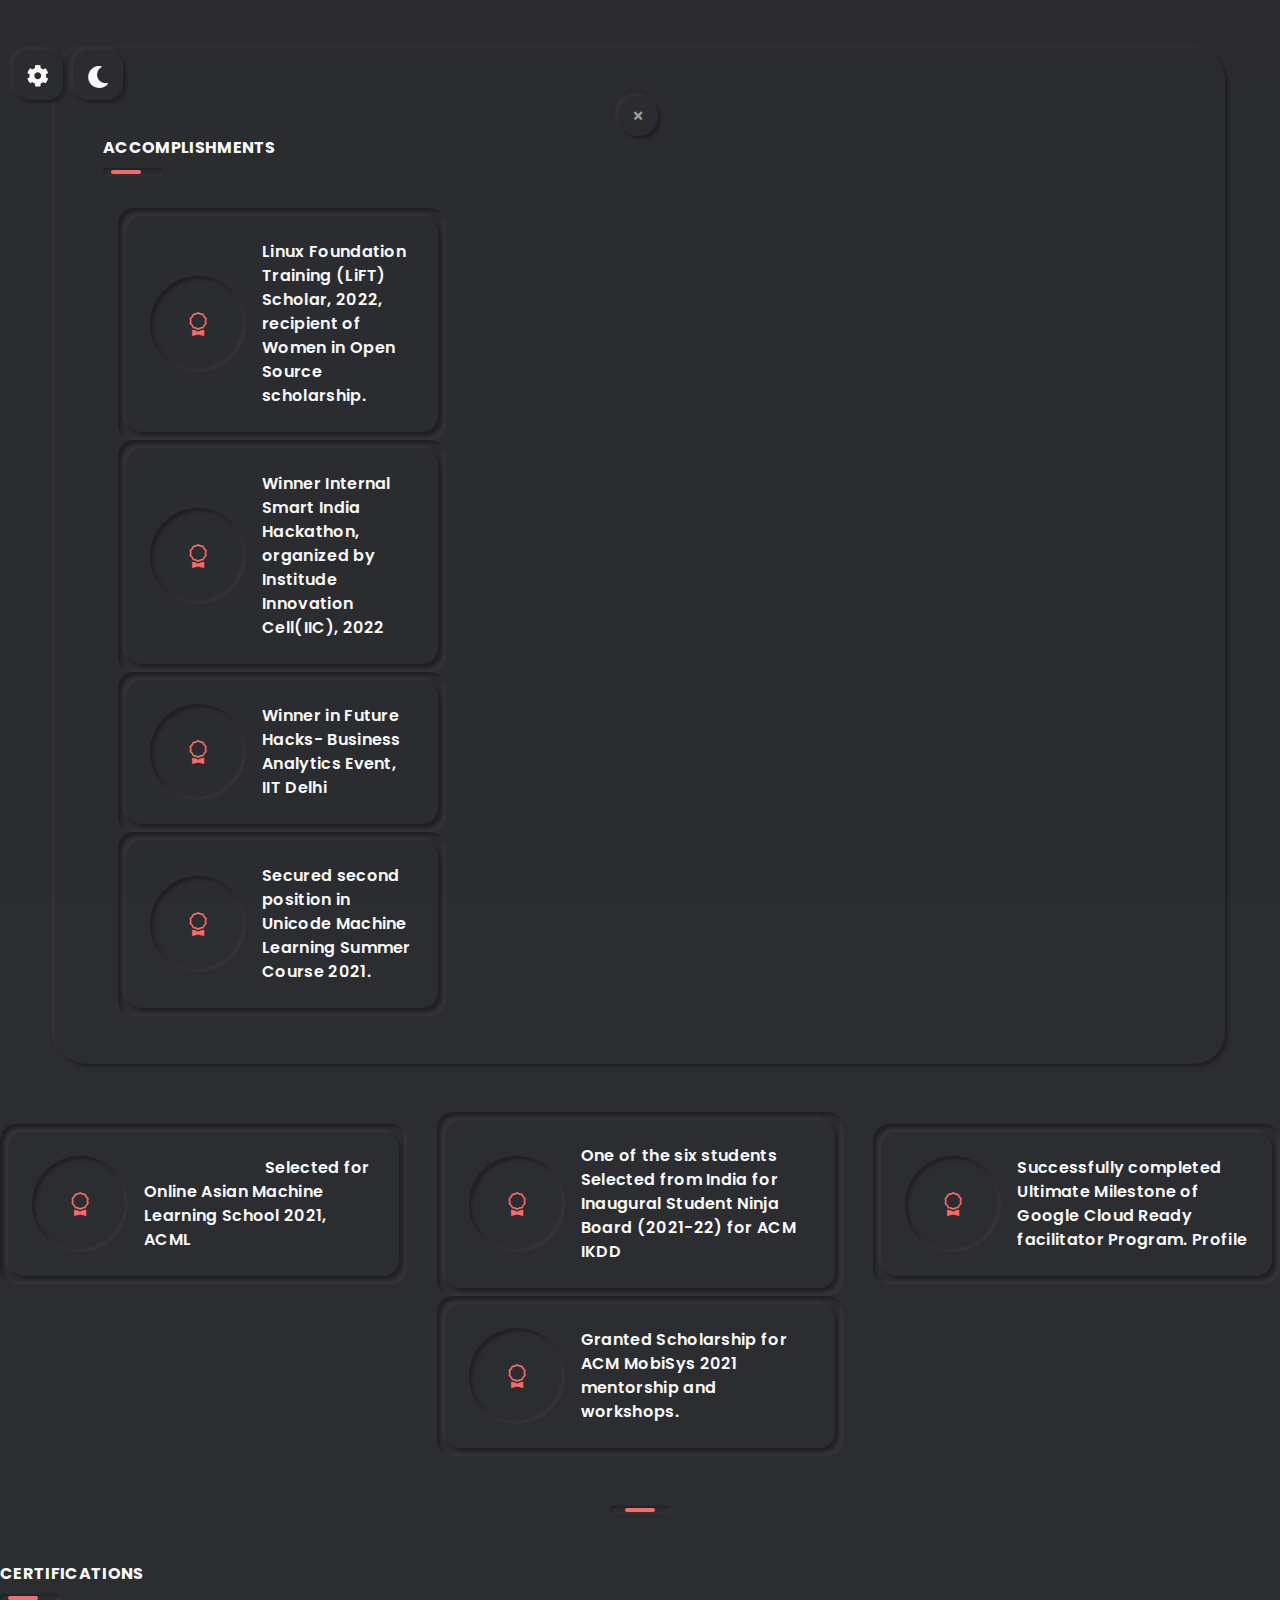
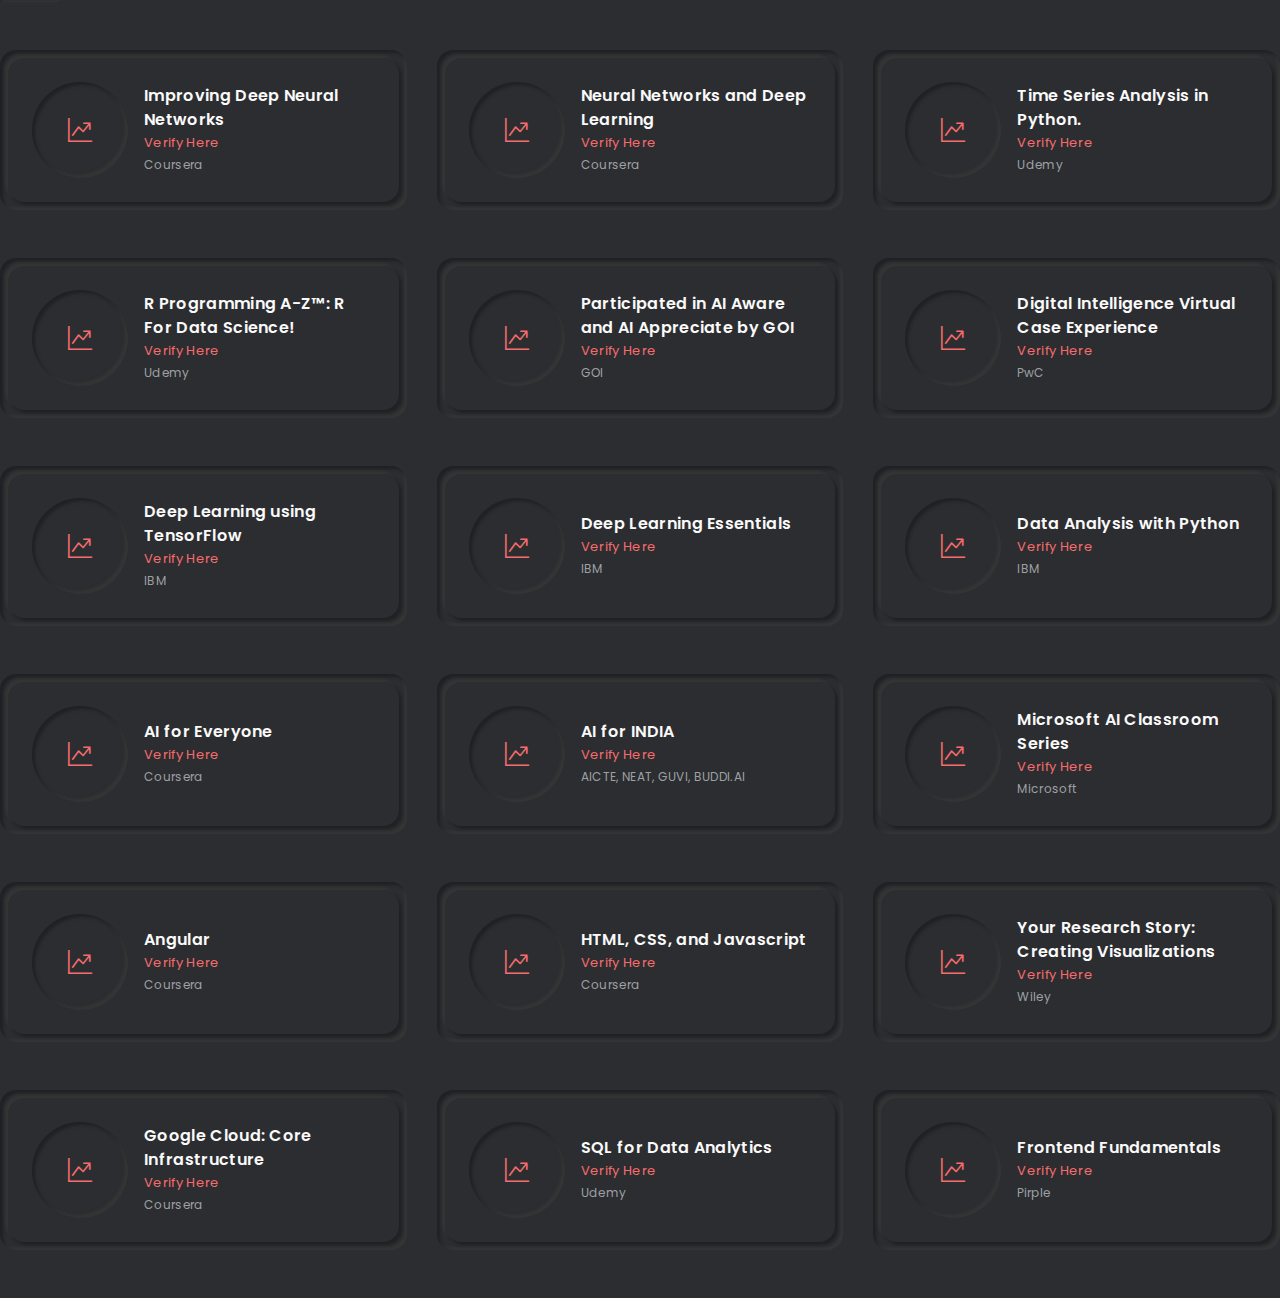
<file: DARK/accom.html>
<!DOCTYPE html>
<html lang="en">
<head>
      <!-- Metas -->
      <meta charset="utf-8">
      <title>Muskaan | Accomplishments</title>
      <link rel = "icon" href = 
      "final-01.ico" 
              type = "image/x-icon">
      <meta name="description" content="">
      <meta name="viewport" content="width=device-width, initial-scale=1.0">
      <!-- Css -->
      <link href="css/bootstrap.css" rel="stylesheet" type="text/css" media="all" />
      <link href="css/main.css" rel="stylesheet" type="text/css" media="all" />
      <link href="css/venobox.css" rel="stylesheet" type="text/css" media="all" />
      <link href="css/animate.css" rel="stylesheet" type="text/css" media="all"/>
      <link href="css/fonts.css" rel="stylesheet" type="text/css" media="all" />
      <link href="css/owl-carousel/owl.carousel.css" rel="stylesheet"  media="all"/>
      <link href="css/owl-carousel/owl.theme.css" rel="stylesheet"  media="all" />
      <link href="css/owl-carousel/owl.transitions.css" rel="stylesheet"  media="all" />
      <link href="http://fonts.googleapis.com/css?family=Poppins:300,400,500,600,700" rel="stylesheet">
      <!--Alternate styles for demo purposes only-->
      <link href="css/switcher.css"  rel="stylesheet" type="text/css"/>
      <link href="css/styles/clr-1.css" rel="stylesheet" type="text/css" title="clr-1" media="all"/>
      <link href="css/styles/clr-3.css" rel="alternate stylesheet" type="text/css" title="clr-3" media="all" />
      <link href="css/styles/clr-7.css" rel="alternate stylesheet" type="text/css" title="clr-7" media="all" />
      <link href="css/styles/clr-10.css" rel="alternate stylesheet" type="text/css" title="clr-10" media="all" />
      <link href="css/styles/clr-17.css" rel="alternate stylesheet" type="text/css" title="clr-17" media="all" />
      <link href="css/styles/clr-27.css" rel="alternate stylesheet" type="text/css" title="clr-27" media="all" />
      <link href="css/styles/clr-32.css" rel="alternate stylesheet" type="text/css" title="clr-32" media="all" />
      <link rel="stylesheet" href="https://cdn.jsdelivr.net/npm/bootstrap-icons@1.8.0/font/bootstrap-icons.css">
   </head>
   <body>
      <div class="loader">
         <div class="loader-inner">
            <div class="bounce">
               <div class="bounce-circle"></div>
            </div>
         </div>
      </div>
      <div id="wrapper" class="wrapper">
         <!--Alternate styles for demo purposes only-->
         <div class="styler">
            <div class="toggle">
               <div class="outer radius-1 d-inline-block">
                  <a class=" inner radius-1 d-block" ><span class="fa fa-cog"></span></a>
               </div>
            </div>
            <div class="day-night-mode">
               <div class="outer radius-1 d-inline-block">
                  <a class=" inner radius-1 d-block" href="../accom.html"><span class="fa fa-moon"></span></a>
               </div>
            </div>
            <div>
               <h6 class="text-muted font-weight-400 mb-0">Pick a color</h6>
               <ul class="color-list pl-0 mb-0">
                  <li class="outer-sm"><a onclick="setActiveStyleSheet('clr-1'); return false;" class="clr-1 inner" href="#"><span></span></a></li>
                  <li class="outer-sm"><a onclick="setActiveStyleSheet('clr-3'); return false;" class="clr-3 inner-sm" href="#"><span></span></a></li>
                  <li class="outer-sm"><a onclick="setActiveStyleSheet('clr-7'); return false;" class="clr-7 inner-sm" href="#"><span></span></a></li>
                  <li class="outer-sm"><a onclick="setActiveStyleSheet('clr-10'); return false;" class="clr-10 inner-sm" href="#"><span></span></a></li>
                  <li class="outer-sm"><a onclick="setActiveStyleSheet('clr-17'); return false;" class="clr-17 inner-sm" href="#"><span></span></a></li>
                  <li class="outer-sm"><a onclick="setActiveStyleSheet('clr-27'); return false;" class="clr-27 inner-sm" href="#"><span></span></a></li>
                  <li class="outer-sm"><a onclick="setActiveStyleSheet('clr-32'); return false;" class="clr-32 inner-sm" href="#"><span></span></a></li>
               </ul>
            </div>
            <div class="mt-3">
            <div class="reset outer radius-2 d-inline-block">
               <a class="inner radius-2 d-block px-4 py-1 font-size-13   font-weight-500" href="#" onclick="setActiveStyleSheet('clr-1'); return false;">
               Reset
               </a>
            </div>
            <div class="ml-1 close-styler outer radius-2 d-inline-block">
               <a class="inner radius-2 d-block px-4 py-1 font-size-13   font-weight-500" href="index.html">
               Close
               </a>
            </div>
            </div>
         </div>
         </div>
         <div class="blurred-content"></div>
         <section class="project spacer-xlg">
            <div class="container  shadow bg-dark radius-2 padding-dy">
               
               <div class="row">
                  <div class="col text-center">
                     <ul class="list-inline project-nav mb-0">
                        <li class="outer radius-2 list-inline-item mr-1"><a class="inner btn btn-round btn-icon" href="index.html">
                           <span class="fa fa-times btn-icon-inner"></span></a>
                        </li>
                     </ul>
                  </div>
               </div>
               <div class="row mb-5">
                  <div class="col">
                     <h6 class="font-weight-700  mb-0 text-uppercase mb-2">Accomplishments</h6>
                     <hr class="divider divider-left divider-lg float-left">
                  </div>
               </div>
               <div class="col-lg-4 mb-3 mb-lg-0">
                  <div class="p-2  radius-1 shadow-inner ">
                     <div class=" shadow radius-1 p-4">
                        <div class="media  align-items-center">
                           <div class="d-none d-lg-block radius-5 mr-3">
                              <div class="shadow-inner  ui-icon ui-icon-xl ">
                                 <div class="ui-icon-inner">
                                    <i class="bi bi-award" style="font-size: 1.5rem;      "></i>
                                 </div>
                              </div>
                           </div>
                           <div class="media-body">
                              <h5 class="h6 font-weight-600 mb-0">Linux Foundation Training (LiFT) Scholar,  2022, recipient of Women in Open Source scholarship.</h5>
                           </div>
                        </div>
                     </div>
                  </div>
               </div>
               <div class="col-lg-4 mb-3 mb-lg-0">
                  <div class="p-2  radius-1 shadow-inner ">
                     <div class=" shadow radius-1 p-4">
                        <div class="media  align-items-center">
                           <div class="d-none d-lg-block radius-5 mr-3">
                              <div class="shadow-inner  ui-icon ui-icon-xl ">
                                 <div class="ui-icon-inner">
                                    <i class="bi bi-award" style="font-size: 1.5rem;      "></i>
                                 </div>
                              </div>
                           </div>
                           <div class="media-body">
                              <h5 class="h6 font-weight-600 mb-0">Winner Internal Smart India Hackathon, organized by Institude Innovation Cell(IIC), 2022</h5>
                           </div>
                        </div>
                     </div>
                  </div>
               </div>
               <div class="col-lg-4 mb-3 mb-lg-0">
                  <div class="p-2  radius-1 shadow-inner ">
                     <div class=" shadow radius-1 p-4">
                        <div class="media  align-items-center">
                           <div class="d-none d-lg-block radius-5 mr-3">
                              <div class="shadow-inner  ui-icon ui-icon-xl ">
                                 <div class="ui-icon-inner">
                                    <i class="bi bi-award" style="font-size: 1.5rem;     "></i>
                                 </div>
                              </div>
                           </div>
                           <div class="media-body">
                              <h5 class="h6 font-weight-600 mb-0">Winner <a href="https://dare2compete.com/competition/future-hack-parivartan22-department-of-management-studies-dms-indian-institute-of-technology-iit-delhi-251250/offline-round/46173?d=eyJwYWdlIjoxLCJ0ZWFtSWQiOjcyMzY3MDcsImFzc29jaWF0aW9uSWQiOjEyMDc2OH0=">in Future Hacks- Business Analytics Event, IIT Delhi</a></h5>
                           </div>
                        </div>
                     </div>
                  </div>
               </div>
               <div class="col-lg-4 mb-3 mb-lg-0">
                  <div class="p-2  radius-1 shadow-inner ">
                     <div class=" shadow radius-1 p-4">
                        <div class="media  align-items-center">
                           <div class="d-none d-lg-block radius-5 mr-3">
                              <div class="shadow-inner  ui-icon ui-icon-xl ">
                                 <div class="ui-icon-inner">
                                    <i class="bi bi-award" style="font-size: 1.5rem;     "></i>
                                 </div>
                              </div>
                           </div>
                           <div class="media-body">
                              <h5 class="h6 font-weight-600 mb-0">Secured second position in <a href="https://djunicode.github.io/umlsc-2021/projects/">Unicode Machine Learning Summer Course 2021.</a></h5>
                           </div>
                        </div>
                     </div>
                  </div>
               </div>
         </div>
         <div class="row align-items-center justify-content-center mt-6">
            <div class="col-lg-4 mb-3 mb-lg-0">
               <div class="p-2  radius-1 shadow-inner ">
                  <div class=" shadow radius-1 p-4">
                     <div class="media  align-items-center">
                        <div class="d-none d-lg-block radius-5 mr-3">
                           <div class="shadow-inner  ui-icon ui-icon-xl ">
                              <div class="ui-icon-inner">
                                 <i class="bi bi-award" style="font-size: 1.5rem;     "></i>
                              </div>
                           </div>
                        </div>
                        <div class="media-body">
                           <h5 class="h6 font-weight-600 mb-0">&nbsp;&nbsp;&nbsp;&nbsp;&nbsp;&nbsp;&nbsp;&nbsp;&nbsp;&nbsp;&nbsp;&nbsp;&nbsp;&nbsp;&nbsp;&nbsp;&nbsp;&nbsp;&nbsp;&nbsp;&nbsp;&nbsp;&nbsp;&nbsp;&nbsp;&nbsp;&nbsp;
                              Selected for Online Asian Machine Learning School 2021, ACML
                              &nbsp;&nbsp;&nbsp;&nbsp;&nbsp;&nbsp;&nbsp;&nbsp;&nbsp;&nbsp;&nbsp;&nbsp;&nbsp;&nbsp;&nbsp;&nbsp;&nbsp;&nbsp;
                           </h5>
                        </div>
                     </div>
                  </div>
               </div>
            </div>
            <div class="col-lg-4 mb-3 mb-lg-0">
               <div class="p-2  radius-1 shadow-inner ">
                  <div class=" shadow radius-1 p-4">
                     <div class="media  align-items-center">
                        <div class="d-none d-lg-block radius-5 mr-3">
                           <div class="shadow-inner  ui-icon ui-icon-xl ">
                              <div class="ui-icon-inner">
                                 <i class="bi bi-award" style="font-size: 1.5rem;     "></i>
                              </div>
                           </div>
                        </div>
                        <div class="media-body">
                           <h5 class="h6 font-weight-600 mb-0">One of the six students Selected from India for Inaugural Student Ninja Board (2021-22) for ACM IKDD</h5>
                        </div>
                     </div>
                  </div>
               </div>
            </div>
            <div class="col-lg-4 mb-3 mb-lg-0">
               <div class="p-2  radius-1 shadow-inner ">
                  <div class=" shadow radius-1 p-4">
                     <div class="media  align-items-center">
                        <div class="d-none d-lg-block radius-5 mr-3">
                           <div class="shadow-inner  ui-icon ui-icon-xl ">
                              <div class="ui-icon-inner">
                                 <i class="bi bi-award" style="font-size: 1.5rem;     "></i>
                              </div>
                           </div>
                        </div>
                        <div class="media-body">
                           <h5 class="h6 font-weight-600 mb-0">Successfully completed Ultimate Milestone of Google Cloud Ready facilitator Program. <a href="https://www.qwiklabs.com/public_profiles/accd95d7-7e52-4dae-9671-a13f20c51673">Profile</a></h5>
                        </div>
                     </div>
                  </div>
               </div>
            </div>
            <div class="col-lg-4 mb-3 mb-lg-0">
               <div class="p-2  radius-1 shadow-inner ">
                  <div class=" shadow radius-1 p-4">
                     <div class="media  align-items-center">
                        <div class="d-none d-lg-block radius-5 mr-3">
                           <div class="shadow-inner  ui-icon ui-icon-xl ">
                              <div class="ui-icon-inner">
                                 <i class="bi bi-award" style="font-size: 1.5rem;      "></i>
                              </div>
                           </div>
                        </div>
                        <div class="media-body">
                           <h5 class="h6 font-weight-600 mb-0">Granted Scholarship for ACM MobiSys 2021 mentorship and workshops.</h5>
                        </div>
                     </div>
                  </div>
               </div>
            </div>
            </div>


               <div class="col-md-12 mb-6" style="padding-top:50px ;">
                  <hr class="divider divider-lg divider-center ">
               </div>
               <div class="row mb-5">
                  <div class="col">
                     <h6 class="font-weight-700  mb-0 text-uppercase mb-2">Certifications</h6>
                     <hr class="divider divider-left divider-lg float-left">
                  </div>
               </div>
               <div class="row align-items-center justify-content-center mt-6">
                     <div class="col-lg-4 mb-3 mb-lg-0">
                        <div class="p-2  radius-1 shadow-inner ">
                           <div class=" shadow radius-1 p-4">
                              <div class="media  align-items-center">
                                 <div class="d-none d-lg-block radius-5 mr-3">
                                    <div class="shadow-inner  ui-icon ui-icon-xl ">
                                       <div class="ui-icon-inner">
                                          <i class="bi bi-graph-up-arrow" style="font-size: 1.5rem;     "></i>
                                       </div>
                                    </div>
                                 </div>
                                 <div class="media-body">
                                    <h5 class="h6 font-weight-600 mb-0">Improving Deep Neural Networks</h5>
                                    <span class="font-size-13 d-block"><a href="https://coursera.org/share/3eef6986cfb5221b592a69898a379bce" target="_blank">Verify Here</a><br><span class="text-alt font-size-12">Coursera</span></span>
                                 </div>
                              </div>
                           </div>
                        </div>
                     </div>
                     <div class="col-lg-4 mb-3 mb-lg-0">
                        <div class="p-2  radius-1 shadow-inner ">
                           <div class=" shadow radius-1 p-4">
                              <div class="media  align-items-center">
                                 <div class="d-none d-lg-block radius-5 mr-3">
                                    <div class="shadow-inner  ui-icon ui-icon-xl ">
                                       <div class="ui-icon-inner">
                                          <i class="bi bi-graph-up-arrow" style="font-size: 1.5rem;     "></i>
                                       </div>
                                    </div>
                                 </div>
                                 <div class="media-body">
                                    <h5 class="h6 font-weight-600 mb-0">Neural Networks and Deep Learning</h5>
                                    <span class="font-size-13 d-block"><a href="https://coursera.org/share/82e721cbe5501b3b1445a8505da8ed1b" target="_blank">Verify Here</a><br><span class="text-alt font-size-12">Coursera</span></span>
                                 </div>
                              </div>
                           </div>
                        </div>
                     </div>
                     <div class="col-lg-4 mb-3 mb-lg-0">
                        <div class="p-2  radius-1 shadow-inner ">
                           <div class=" shadow radius-1 p-4">
                              <div class="media  align-items-center">
                                 <div class="d-none d-lg-block radius-5 mr-3">
                                    <div class="shadow-inner  ui-icon ui-icon-xl ">
                                       <div class="ui-icon-inner">
                                          <i class="bi bi-graph-up-arrow" style="font-size: 1.5rem;     "></i>
                                       </div>
                                    </div>
                                 </div>
                                 <div class="media-body">
                                    <h5 class="h6 font-weight-600 mb-0">Time Series Analysis in Python.</h5>
                                    <span class="font-size-13 d-block"><a href="https://www.udemy.com/certificate/UC-448046a2-2c10-476f-beea-673fa1f4609d/" target="_blank">Verify Here</a><br><span class="text-alt font-size-12">Udemy</span></span>
                                 </div>
                              </div>
                           </div>
                        </div>
                     </div>
               </div>

               <div class="row align-items-center justify-content-center mt-6">
                  <div class="col-lg-4 mb-3 mb-lg-0">
                     <div class="p-2  radius-1 shadow-inner ">
                        <div class=" shadow radius-1 p-4">
                           <div class="media  align-items-center">
                              <div class="d-none d-lg-block radius-5 mr-3">
                                 <div class="shadow-inner  ui-icon ui-icon-xl ">
                                    <div class="ui-icon-inner">
                                       <i class="bi bi-graph-up-arrow" style="font-size: 1.5rem;     "></i>
                                    </div>
                                 </div>
                              </div>
                              <div class="media-body">
                                 <h5 class="h6 font-weight-600 mb-0">R Programming A-Z™: R For Data Science!</h5>
                                 <span class="font-size-13 d-block"><a href="https://www.udemy.com/certificate/UC-9228080b-d1e9-4af8-b4bd-514a0c081791/" target="_blank">Verify Here</a><br><span class="text-alt font-size-12">Udemy</span></span>
                              </div>
                           </div>
                        </div>
                     </div>
                  </div>
                  <div class="col-lg-4 mb-3 mb-lg-0">
                     <div class="p-2  radius-1 shadow-inner ">
                        <div class=" shadow radius-1 p-4">
                           <div class="media  align-items-center">
                              <div class="d-none d-lg-block radius-5 mr-3">
                                 <div class="shadow-inner  ui-icon ui-icon-xl ">
                                    <div class="ui-icon-inner">
                                       <i class="bi bi-graph-up-arrow" style="font-size: 1.5rem;     "></i>
                                    </div>
                                 </div>
                              </div>
                              <div class="media-body">
                                 <h5 class="h6 font-weight-600 mb-0">Participated in AI Aware and AI Appreciate by GOI</h5>
                                 <span class="font-size-13 d-block"><a href="https://ai-for-all.in/#/badge?id=U2FsdGVkX1p1L2u3SbsjzytiTre4nWJM7cUVxs1L2a3S4hUVTVvPYGF60e1Q2u3A4l" target="_blank">Verify Here</a><br><span class="text-alt font-size-12">GOI</span></span>
                              </div>
                           </div>
                        </div>
                     </div>
                  </div>
                  <div class="col-lg-4 mb-3 mb-lg-0">
                     <div class="p-2  radius-1 shadow-inner ">
                        <div class=" shadow radius-1 p-4">
                           <div class="media  align-items-center">
                              <div class="d-none d-lg-block radius-5 mr-3">
                                 <div class="shadow-inner  ui-icon ui-icon-xl ">
                                    <div class="ui-icon-inner">
                                       <i class="bi bi-graph-up-arrow" style="font-size: 1.5rem;     "></i>
                                    </div>
                                 </div>
                              </div>
                              <div class="media-body">
                                 <h5 class="h6 font-weight-600 mb-0">Digital Intelligence Virtual Case Experience</h5>
                                 <span class="font-size-13 d-block"><a href="https://www.theforage.com/badges/Dajw86Czd5Shd6iTp/9GJf37N3tRxZzpomY/Badge%20of%20completion%20for%20the%20Digital%20Intelligence%20Virtual%20Case%20Experience/Muskaan" target="_blank">Verify Here</a><br><span class="text-alt font-size-12">PwC</span></span>
                              </div>
                           </div>
                        </div>
                     </div>
                  </div>
            </div>
            
            <div class="row align-items-center justify-content-center mt-6">
               <div class="col-lg-4 mb-3 mb-lg-0">
                  <div class="p-2  radius-1 shadow-inner ">
                     <div class=" shadow radius-1 p-4">
                        <div class="media  align-items-center">
                           <div class="d-none d-lg-block radius-5 mr-3">
                              <div class="shadow-inner  ui-icon ui-icon-xl ">
                                 <div class="ui-icon-inner">
                                    <i class="bi bi-graph-up-arrow" style="font-size: 1.5rem;     "></i>
                                 </div>
                              </div>
                           </div>
                           <div class="media-body">
                              <h5 class="h6 font-weight-600 mb-0">Deep Learning using TensorFlow</h5>
                              <span class="font-size-13 d-block"><a href="https://www.credly.com/badges/a4cbc2fe-306a-4dd2-82cb-c78dc225ef0c" target="_blank">Verify Here</a><br><span class="text-alt font-size-12">IBM</span></span>
                           </div>
                        </div>
                     </div>
                  </div>
               </div>
               <div class="col-lg-4 mb-3 mb-lg-0">
                  <div class="p-2  radius-1 shadow-inner ">
                     <div class=" shadow radius-1 p-4">
                        <div class="media  align-items-center">
                           <div class="d-none d-lg-block radius-5 mr-3">
                              <div class="shadow-inner  ui-icon ui-icon-xl ">
                                 <div class="ui-icon-inner">
                                    <i class="bi bi-graph-up-arrow" style="font-size: 1.5rem;     "></i>
                                 </div>
                              </div>
                           </div>
                           <div class="media-body">
                              <h5 class="h6 font-weight-600 mb-0">Deep Learning Essentials</h5>
                              <span class="font-size-13 d-block"><a href="https://www.credly.com/badges/483de8c9-05d7-409b-8279-c44507c495a6" target="_blank">Verify Here</a><br><span class="text-alt font-size-12">IBM</span></span>
                           </div>
                        </div>
                     </div>
                  </div>
               </div>
               <div class="col-lg-4 mb-3 mb-lg-0">
                  <div class="p-2  radius-1 shadow-inner ">
                     <div class=" shadow radius-1 p-4">
                        <div class="media  align-items-center">
                           <div class="d-none d-lg-block radius-5 mr-3">
                              <div class="shadow-inner  ui-icon ui-icon-xl ">
                                 <div class="ui-icon-inner">
                                    <i class="bi bi-graph-up-arrow" style="font-size: 1.5rem;     "></i>
                                 </div>
                              </div>
                           </div>
                           <div class="media-body">
                              <h5 class="h6 font-weight-600 mb-0">Data Analysis with Python</h5>
                              <span class="font-size-13 d-block"><a href="https://www.credly.com/badges/829f13e1-8fa1-48f5-b5fb-e75c0d1a1c36" target="_blank">Verify Here</a><br><span class="text-alt font-size-12">IBM</span></span>
                           </div>
                        </div>
                     </div>
                  </div>
               </div>
         </div>
                     
         <div class="row align-items-center justify-content-center mt-6">
            <div class="col-lg-4 mb-3 mb-lg-0">
               <div class="p-2  radius-1 shadow-inner ">
                  <div class=" shadow radius-1 p-4">
                     <div class="media  align-items-center">
                        <div class="d-none d-lg-block radius-5 mr-3">
                           <div class="shadow-inner  ui-icon ui-icon-xl ">
                              <div class="ui-icon-inner">
                                 <i class="bi bi-graph-up-arrow" style="font-size: 1.5rem;     "></i>
                              </div>
                           </div>
                        </div>
                        <div class="media-body">
                           <h5 class="h6 font-weight-600 mb-0">AI for Everyone</h5>
                           <span class="font-size-13 d-block"><a href="https://www.coursera.org/account/accomplishments/verify/NFVC2JDZKGGE" target="_blank">Verify Here</a><br><span class="text-alt font-size-12">Coursera</span></span>
                        </div>
                     </div>
                  </div>
               </div>
            </div>
            <div class="col-lg-4 mb-3 mb-lg-0">
               <div class="p-2  radius-1 shadow-inner ">
                  <div class=" shadow radius-1 p-4">
                     <div class="media  align-items-center">
                        <div class="d-none d-lg-block radius-5 mr-3">
                           <div class="shadow-inner  ui-icon ui-icon-xl ">
                              <div class="ui-icon-inner">
                                 <i class="bi bi-graph-up-arrow" style="font-size: 1.5rem;     "></i>
                              </div>
                           </div>
                        </div>
                        <div class="media-body">
                           <h5 class="h6 font-weight-600 mb-0">AI for INDIA</h5>
                           <span class="font-size-13 d-block"><a href="https://www.guvi.in/verify-certificate?id=Ct7r7zvs80k6991116" target="_blank">Verify Here</a><br><span class="text-alt font-size-12">AICTE, NEAT, GUVI, BUDDI.AI</span></span>
                        </div>
                     </div>
                  </div>
               </div>
            </div>
            <div class="col-lg-4 mb-3 mb-lg-0">
               <div class="p-2  radius-1 shadow-inner ">
                  <div class=" shadow radius-1 p-4">
                     <div class="media  align-items-center">
                        <div class="d-none d-lg-block radius-5 mr-3">
                           <div class="shadow-inner  ui-icon ui-icon-xl ">
                              <div class="ui-icon-inner">
                                 <i class="bi bi-graph-up-arrow" style="font-size: 1.5rem;     "></i>
                              </div>
                           </div>
                        </div>
                        <div class="media-body">
                           <h5 class="h6 font-weight-600 mb-0">Microsoft AI Classroom Series</h5>
                           <span class="font-size-13 d-block"><a href="assets/MicrosoftCertificateMuskaanChopra.pdf" target="_blank">Verify Here</a><br><span class="text-alt font-size-12">Microsoft</span></span>
                        </div>
                     </div>
                  </div>
               </div>
            </div>
      </div>
                           
      <div class="row align-items-center justify-content-center mt-6">
         <div class="col-lg-4 mb-3 mb-lg-0">
            <div class="p-2  radius-1 shadow-inner ">
               <div class=" shadow radius-1 p-4">
                  <div class="media  align-items-center">
                     <div class="d-none d-lg-block radius-5 mr-3">
                        <div class="shadow-inner  ui-icon ui-icon-xl ">
                           <div class="ui-icon-inner">
                              <i class="bi bi-graph-up-arrow" style="font-size: 1.5rem;     "></i>
                           </div>
                        </div>
                     </div>
                     <div class="media-body">
                        <h5 class="h6 font-weight-600 mb-0">Angular</h5>
                        <span class="font-size-13 d-block"><a href="https://www.coursera.org/account/accomplishments/specialization/4ZJ877KCDVAR" target="_blank">Verify Here</a><br><span class="text-alt font-size-12">Coursera</span></span>
                     </div>
                  </div>
               </div>
            </div>
         </div>
         <div class="col-lg-4 mb-3 mb-lg-0">
            <div class="p-2  radius-1 shadow-inner ">
               <div class=" shadow radius-1 p-4">
                  <div class="media  align-items-center">
                     <div class="d-none d-lg-block radius-5 mr-3">
                        <div class="shadow-inner  ui-icon ui-icon-xl ">
                           <div class="ui-icon-inner">
                              <i class="bi bi-graph-up-arrow" style="font-size: 1.5rem;     "></i>
                           </div>
                        </div>
                     </div>
                     <div class="media-body">
                        <h5 class="h6 font-weight-600 mb-0">HTML, CSS, and Javascript</h5>
                        <span class="font-size-13 d-block"><a href="https://www.coursera.org/account/accomplishments/verify/ZWY8HLSRBUKE" target="_blank">Verify Here</a><br><span class="text-alt font-size-12">Coursera</span></span>
                     </div>
                  </div>
               </div>
            </div>
         </div>
         <div class="col-lg-4 mb-3 mb-lg-0">
            <div class="p-2  radius-1 shadow-inner ">
               <div class=" shadow radius-1 p-4">
                  <div class="media  align-items-center">
                     <div class="d-none d-lg-block radius-5 mr-3">
                        <div class="shadow-inner  ui-icon ui-icon-xl ">
                           <div class="ui-icon-inner">
                              <i class="bi bi-graph-up-arrow" style="font-size: 1.5rem;     "></i>
                           </div>
                        </div>
                     </div>
                     <div class="media-body">
                        <h5 class="h6 font-weight-600 mb-0">Your Research Story: Creating Visualizations</h5>
                        <span class="font-size-13 d-block"><a href="assets/research story wiley.png" target="_blank">Verify Here</a><br><span class="text-alt font-size-12">Wiley</span></span>
                     </div>
                  </div>
               </div>
            </div>
         </div>
   </div>
                              
   <div class="row align-items-center justify-content-center mt-6">
      <div class="col-lg-4 mb-3 mb-lg-0">
         <div class="p-2  radius-1 shadow-inner ">
            <div class=" shadow radius-1 p-4">
               <div class="media  align-items-center">
                  <div class="d-none d-lg-block radius-5 mr-3">
                     <div class="shadow-inner  ui-icon ui-icon-xl ">
                        <div class="ui-icon-inner">
                           <i class="bi bi-graph-up-arrow" style="font-size: 1.5rem;     "></i>
                        </div>
                     </div>
                  </div>
                  <div class="media-body">
                     <h5 class="h6 font-weight-600 mb-0">Google Cloud: Core Infrastructure</h5>
                     <span class="font-size-13 d-block"><a href="https://www.coursera.org/account/accomplishments/certificate/W67F2TPM5DHZ" target="_blank">Verify Here</a><br><span class="text-alt font-size-12">Coursera</span></span>
                  </div>
               </div>
            </div>
         </div>
      </div>
      <div class="col-lg-4 mb-3 mb-lg-0">
         <div class="p-2  radius-1 shadow-inner ">
            <div class=" shadow radius-1 p-4">
               <div class="media  align-items-center">
                  <div class="d-none d-lg-block radius-5 mr-3">
                     <div class="shadow-inner  ui-icon ui-icon-xl ">
                        <div class="ui-icon-inner">
                           <i class="bi bi-graph-up-arrow" style="font-size: 1.5rem;     "></i>
                        </div>
                     </div>
                  </div>
                  <div class="media-body">
                     <h5 class="h6 font-weight-600 mb-0">SQL for Data Analytics</h5>
                     <span class="font-size-13 d-block"><a href="https://www.udemy.com/certificate/UC-9360c578-e01a-4c2e-bf9a-02e88fc1ba29/" target="_blank">Verify Here</a><br><span class="text-alt font-size-12">Udemy</span></span>
                  </div>
               </div>
            </div>
         </div>
      </div>
      <div class="col-lg-4 mb-3 mb-lg-0">
         <div class="p-2  radius-1 shadow-inner ">
            <div class=" shadow radius-1 p-4">
               <div class="media  align-items-center">
                  <div class="d-none d-lg-block radius-5 mr-3">
                     <div class="shadow-inner  ui-icon ui-icon-xl ">
                        <div class="ui-icon-inner">
                           <i class="bi bi-graph-up-arrow" style="font-size: 1.5rem;     "></i>
                        </div>
                     </div>
                  </div>
                  <div class="media-body">
                     <h5 class="h6 font-weight-600 mb-0">Frontend Fundamentals</h5>
                     <span class="font-size-13 d-block"><a href="https://www.credential.net/35bb4811-e1ce-4a2c-85fa-b0b5f0c6f7a7#gs.j2gko4" target="_blank">Verify Here</a><br><span class="text-alt font-size-12">Pirple</span></span>
                  </div>
               </div>
            </div>
         </div>
      </div>
</div>
         </section>
         <a class="outer scroll-to-top  scroll" href="#wrapper">
            <div class="scroll-to-top-inner inner radius-2"><span class=" fas fa-arrow-up top-icon "></span></div>
         </a>
         <!-- End to the top -->
      </div>
      <!-- End wrapper-->
      <!--Javascript-->
      <script src="js/jquery-1.12.4.min.js"></script>
      <script src="js/bootstrap.min.js"></script>
      <script src="js/jquery.easytabs.min.js"></script>
      <script src="js/jquery.easing.1.3.js"></script>
      <script src="js/smooth-scroll.js"></script>
      <script src="js/venobox.js"></script>
      <script src="js/owl.carousel.js"></script>
      <script src="js/placeholders.min.js"></script>
      <script src="js/parallax.js"></script>
      <script src="js/morphext.min.js"></script>
      <script src="js/switcher.js"></script>
      <script src="js/script.js"></script>
      <!-- Google analytics -->
      <!-- End google analytics -->
   </body>

<!-- Mirrored from mutationmedia.net/FOXEVCARD/project-single.html by HTTrack Website Copier/3.x [XR&CO'2014], Sun, 30 Jan 2022 18:16:48 GMT -->
</html>
</file>
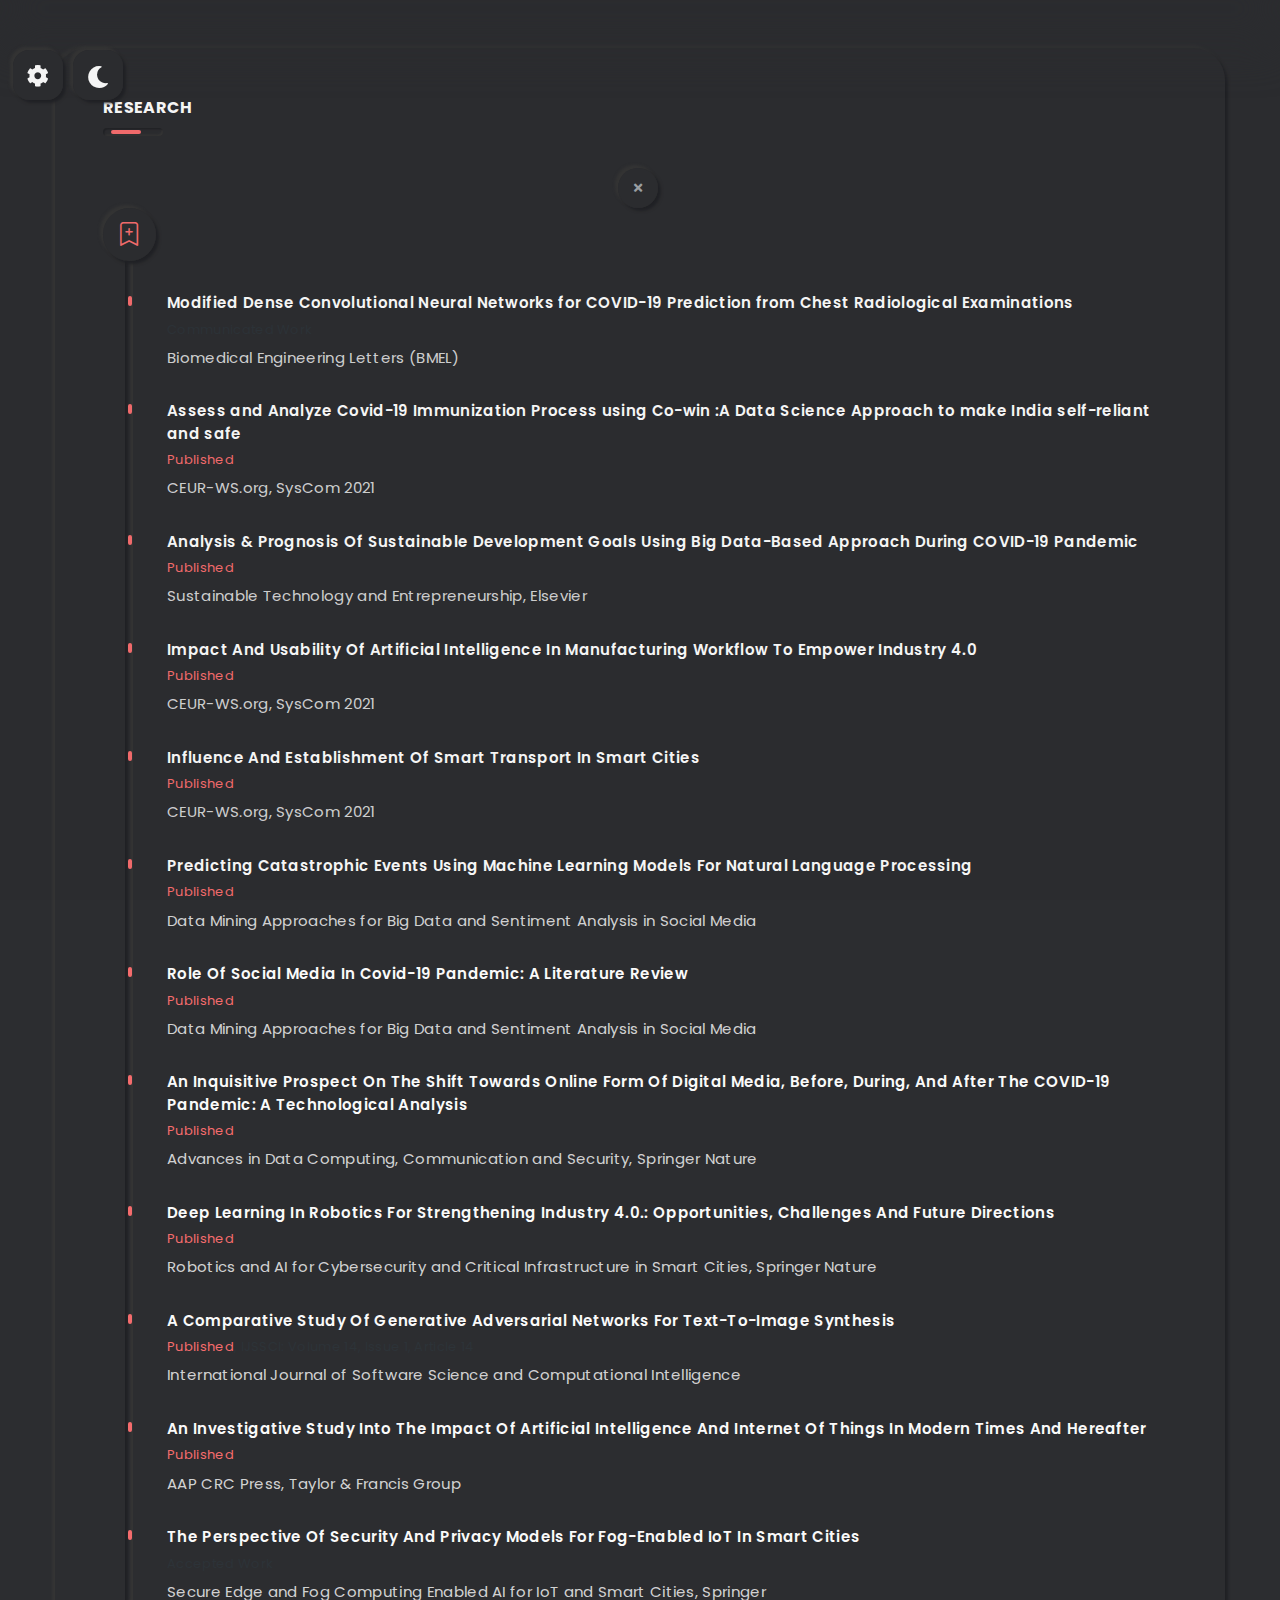
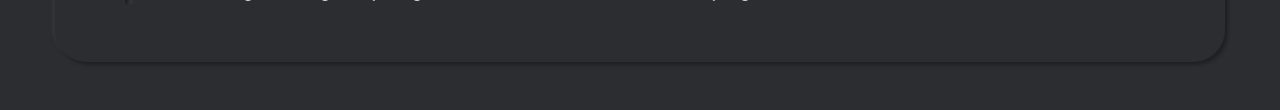
<file: DARK/research.html>
<!DOCTYPE html>
<html lang="en">
<head>
      <!-- Metas -->
      <meta charset="utf-8">
      <title>Muskaan | Research</title>
      <link rel = "icon" href = 
      "final-01.ico" 
              type = "image/x-icon">
      <meta name="description" content="">
      <meta name="viewport" content="width=device-width, initial-scale=1.0">
      <!-- Css -->
      <link href="css/bootstrap.css" rel="stylesheet" type="text/css" media="all" />
      <link href="css/main.css" rel="stylesheet" type="text/css" media="all" />
      <link href="css/venobox.css" rel="stylesheet" type="text/css" media="all" />
      <link href="css/animate.css" rel="stylesheet" type="text/css" media="all"/>
      <link href="css/fonts.css" rel="stylesheet" type="text/css" media="all" />
      <link href="css/owl-carousel/owl.carousel.css" rel="stylesheet"  media="all"/>
      <link href="css/owl-carousel/owl.theme.css" rel="stylesheet"  media="all" />
      <link href="css/owl-carousel/owl.transitions.css" rel="stylesheet"  media="all" />
      <link href="http://fonts.googleapis.com/css?family=Poppins:300,400,500,600,700" rel="stylesheet">
      <!--Alternate styles for demo purposes only-->
      <link href="css/switcher.css"  rel="stylesheet" type="text/css"/>
      <link href="css/styles/clr-1.css" rel="stylesheet" type="text/css" title="clr-1" media="all"/>
      <link href="css/styles/clr-3.css" rel="alternate stylesheet" type="text/css" title="clr-3" media="all" />
      <link href="css/styles/clr-7.css" rel="alternate stylesheet" type="text/css" title="clr-7" media="all" />
      <link href="css/styles/clr-10.css" rel="alternate stylesheet" type="text/css" title="clr-10" media="all" />
      <link href="css/styles/clr-17.css" rel="alternate stylesheet" type="text/css" title="clr-17" media="all" />
      <link href="css/styles/clr-27.css" rel="alternate stylesheet" type="text/css" title="clr-27" media="all" />
      <link href="css/styles/clr-32.css" rel="alternate stylesheet" type="text/css" title="clr-32" media="all" />
      <link rel="stylesheet" href="https://cdn.jsdelivr.net/npm/bootstrap-icons@1.8.0/font/bootstrap-icons.css">
   </head>
   <body>
      <div class="loader">
         <div class="loader-inner">
            <div class="bounce">
               <div class="bounce-circle"></div>
            </div>
         </div>
      </div>
      <div id="wrapper" class="wrapper">
         <!--Alternate styles for demo purposes only-->
         <div class="styler">
            <div class="toggle">
               <div class="outer radius-1 d-inline-block">
                  <a class=" inner radius-1 d-block" ><span class="fa fa-cog"></span></a>
               </div>
            </div>
            <div class="day-night-mode">
               <div class="outer radius-1 d-inline-block">
                  <a class=" inner radius-1 d-block" href="../research.html"><span class="fa fa-moon"></span></a>
               </div>
            </div>
            <div>
               <h6 class="text-muted font-weight-400 mb-0">Pick a color</h6>
               <ul class="color-list pl-0 mb-0">
                  <li class="outer-sm"><a onclick="setActiveStyleSheet('clr-1'); return false;" class="clr-1 inner" href="#"><span></span></a></li>
                  <li class="outer-sm"><a onclick="setActiveStyleSheet('clr-3'); return false;" class="clr-3 inner-sm" href="#"><span></span></a></li>
                  <li class="outer-sm"><a onclick="setActiveStyleSheet('clr-7'); return false;" class="clr-7 inner-sm" href="#"><span></span></a></li>
                  <li class="outer-sm"><a onclick="setActiveStyleSheet('clr-10'); return false;" class="clr-10 inner-sm" href="#"><span></span></a></li>
                  <li class="outer-sm"><a onclick="setActiveStyleSheet('clr-17'); return false;" class="clr-17 inner-sm" href="#"><span></span></a></li>
                  <li class="outer-sm"><a onclick="setActiveStyleSheet('clr-27'); return false;" class="clr-27 inner-sm" href="#"><span></span></a></li>
                  <li class="outer-sm"><a onclick="setActiveStyleSheet('clr-32'); return false;" class="clr-32 inner-sm" href="#"><span></span></a></li>
               </ul>
            </div>
            <div class="mt-3">
            <div class="reset outer radius-2 d-inline-block">
               <a class="inner radius-2 d-block px-4 py-1 font-size-13    font-weight-500" href="#" onclick="setActiveStyleSheet('clr-1'); return false;">
               Reset
               </a>
            </div>
            <div class="ml-1 close-styler outer radius-2 d-inline-block">
               <a class="inner radius-2 d-block px-4 py-1 font-size-13    font-weight-500" href="#">
               Close
               </a>
            </div>
            </div>
         </div>
         <div class="blurred-content"></div>
         <section class="project spacer-xlg">
            <div class="container  shadow bg-light radius-2 padding-dy">
               <div class="row mb-5">
                  <div class="col">
                     <h6 class="font-weight-700  mb-0 text-uppercase mb-2">Research</h6>
                     <hr class="divider divider-left divider-lg float-left">
                  </div>
               </div>
               <div class="row">
                  <div class="col text-center">
                     <ul class="list-inline project-nav mb-0">
                        <li class="outer radius-2 list-inline-item mr-1"><a class="inner btn btn-round btn-icon" href="index.html#portfolio">
                           <span class="fa fa-times btn-icon-inner"></span></a>
                        </li>
                     </ul>
                  </div>
               </div>
               <div class="row ">
                  <div class="col-md-12">
                     <div class="timeline">
                        <div class="outer radius-2 position-absolute">
                           <div class="ui-icon ui-icon-md inner ">
                              <div class="ui-icon-inner">
                                 <i class="bi bi-bookmark-plus" style="font-size: 1.5rem;       "></i>
                              </div>
                           </div>
                        </div>
                        <div class=" pt-7">

                           <div class="timeline-content">
                              <div class="mb-1">
                                 <h6 class="font-weight-600 font-size-15 mb-1">Modified Dense Convolutional Neural Networks for COVID-19 Prediction from Chest Radiological
                                    Examinations</h6>
                                 <div class="font-size-13 text-dark mb-1">Communicated Work</div>
                              </div>
                              <p class="mb-0"> Biomedical Engineering Letters (BMEL)
                              </p>
                           </div>

                           <div class="timeline-content">
                              <div class="mb-1">
                                 <h6 class="font-weight-600 font-size-15 mb-1">Assess and Analyze Covid-19 Immunization Process using Co-win :A Data Science Approach to make India self-reliant and safe</h6>
                                 <div class="font-size-13 text-dark mb-1"><a href="http://ceur-ws.org/Vol-3080/10.pdf">Published</a></div>
                              </div>
                              <p class="mb-0">CEUR-WS.org, SysCom 2021
                              </p>
                           </div>
                              
                            <div class="timeline-content">
                              <div class="mb-1">
                                 <h6 class="font-weight-600 font-size-15 mb-1">Analysis & Prognosis Of Sustainable Development Goals Using Big Data-Based Approach During COVID-19 Pandemic</h6>
                                 <div class="font-size-13 text-dark mb-1"><a href="https://www.sciencedirect.com/science/article/pii/S2773032822000128">Published</a></div>
                              </div>
                              <p class="mb-0">Sustainable Technology and Entrepreneurship, Elsevier
                              </p>
                           </div>

                           <div class="timeline-content">
                              <div class="mb-1">
                                 <h6 class="font-weight-600 font-size-15 mb-1">Impact And Usability Of Artificial Intelligence In Manufacturing Workflow To Empower Industry 4.0</h6>
                                 <div class="font-size-13 text-dark mb-1"><a href="http://ceur-ws.org/Vol-3080/4.pdf">Published</a></div>
                              </div>
                              <p class="mb-0">CEUR-WS.org, SysCom 2021
                              </p>
                           </div>
                           
                           <div class="timeline-content">
                              <div class="mb-1">
                                 <h6 class="font-weight-600 font-size-15 mb-1">Influence And Establishment Of Smart Transport In Smart Cities</h6>
                                 <div class="font-size-13 text-dark mb-1"><a href="http://ceur-ws.org/Vol-3080/16.pdf">Published</a></div>
                              </div>
                              <p class="mb-0">CEUR-WS.org, SysCom 2021
                              </p>
                           </div>

                           <div class="timeline-content">
                              <div class="mb-1">
                                 <h6 class="font-weight-600 font-size-15 mb-1">Predicting Catastrophic Events Using Machine Learning Models For Natural Language Processing</h6>
                                 <div class="font-size-13 text-dark mb-1"><a href="https://www.igi-global.com/chapter/predicting-catastrophic-events-using-machine-learning-models-for-natural-language-processing/293158">Published</a></div>
                              </div>
                              <p class="mb-0">Data Mining Approaches for Big Data and Sentiment Analysis in Social Media
                              </p>
                           </div>

                           <div class="timeline-content">
                              <div class="mb-1">
                                 <h6 class="font-weight-600 font-size-15 mb-1">Role Of Social Media In Covid-19 Pandemic: A Literature Review</h6>
                                 <div class="font-size-13 text-dark mb-1"><a href="https://www.igi-global.com/chapter/role-of-social-media-in-the-covid-19-pandemic/293151">Published</a></div>
                              </div>
                              <p class="mb-0">Data Mining Approaches for Big Data and Sentiment Analysis in Social Media
                              </p>
                           </div>

                                                     
                           <div class="timeline-content">
                              <div class="mb-1">
                                 <h6 class="font-weight-600 font-size-15 mb-1">An Inquisitive Prospect On The Shift Towards Online Form Of Digital Media, Before, During, And After The COVID-19 Pandemic: A Technological Analysis</h6>
                                  <div class="font-size-13 text-dark mb-1"><a href="https://link.springer.com/chapter/10.1007/978-981-16-8403-6_20">Published</a></div>
                              </div>
                              
                             <p class="mb-0">Advances in Data Computing, Communication and Security, Springer Nature
                              </p>
                           </div>
                             
                                 
                           <div class="timeline-content">
                              <div class="mb-1">
                                 <h6 class="font-weight-600 font-size-15 mb-1">Deep Learning In Robotics For Strengthening Industry 4.0.: Opportunities, Challenges And Future Directions</h6>
                                 <div class="font-size-13 text-dark mb-1"><a href="https://link.springer.com/chapter/10.1007/978-3-030-96737-6_1">Published</a></div>
                              </div>
                               <p class="mb-0">Robotics and AI for Cybersecurity and Critical Infrastructure in Smart Cities, Springer Nature
                              </p>
                           </div>
                              
                            <div class="timeline-content">
                              <div class="mb-1">
                                 <h6 class="font-weight-600 font-size-15 mb-1">A Comparative Study Of Generative Adversarial Networks For Text-To-Image Synthesis</h6>
                                 <div class="font-size-13 text-dark mb-1"><a href= "https://www.igi-global.com/article/a-comparative-study-of-generative-adversarial-networks-for-text-to-image-synthesis/300364">Published</a>, IJSSCI: Volume 14, Issue 1, Article 14</div>
                              </div>
                              <p class="mb-0">International Journal of Software Science and Computational Intelligence
                              </p>
                           </div>
                              
                                                   
                           <div class="timeline-content">
                              <div class="mb-1">
                                 <h6 class="font-weight-600 font-size-15 mb-1">An Investigative Study Into The Impact Of Artificial Intelligence And Internet Of Things In Modern Times And Hereafter</h6>
                                 <div class="font-size-13 text-dark mb-1"><a href="https://www.appleacademicpress.com/machine-learning-algorithms-in-security-analytics-applications-principles-and-practices/9781774912393">Published</a></div>
                              </div>
                              <p class="mb-0">AAP CRC Press, Taylor & Francis Group
                              </p>
                           </div>
                          
                             
                           <div class="timeline-content">
                              <div class="mb-1">
                                 <h6 class="font-weight-600 font-size-15 mb-1">The Perspective Of Security And Privacy Models For Fog-Enabled IoT In Smart Cities</h6>
                                 <div class="font-size-13 text-dark mb-1">Accepted Work</div>
                              </div>
                              <p class="mb-0">Secure Edge and Fog Computing Enabled AI for IoT and Smart Cities, Springer
                              </p>
                           </div>
                          
                        </div>
                     </div>
                  </div>
               </div>
               
         </section>
         <a class="outer scroll-to-top  scroll" href="#wrapper">
            <div class="scroll-to-top-inner inner radius-2"><span class=" fas fa-arrow-up top-icon "></span></div>
         </a>
         <!-- End to the top -->
      </div>
      <!-- End wrapper-->
      <!--Javascript-->
      <script src="js/jquery-1.12.4.min.js"></script>
      <script src="js/bootstrap.min.js"></script>
      <script src="js/jquery.easytabs.min.js"></script>
      <script src="js/jquery.easing.1.3.js"></script>
      <script src="js/smooth-scroll.js"></script>
      <script src="js/venobox.js"></script>
      <script src="js/owl.carousel.js"></script>
      <script src="js/placeholders.min.js"></script>
      <script src="js/parallax.js"></script>
      <script src="js/morphext.min.js"></script>
      <script src="js/switcher.js"></script>
      <script src="js/script.js"></script>
      <!-- Google analytics -->
      <!-- End google analytics -->
   </body>

<!-- Mirrored from mutationmedia.net/FOXEVCARD/project-single.html by HTTrack Website Copier/3.x [XR&CO'2014], Sun, 30 Jan 2022 18:16:48 GMT -->
</html>
</file>
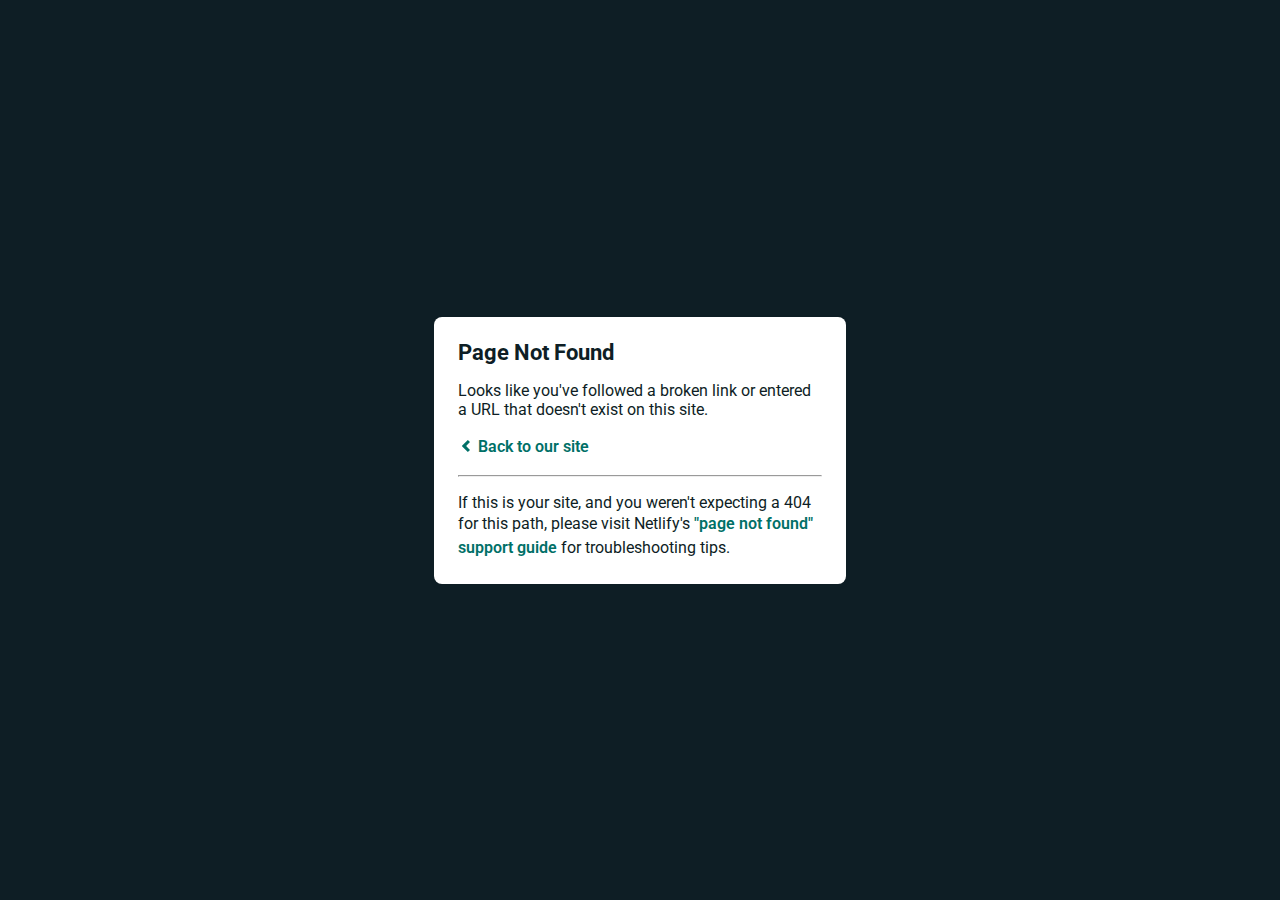
<file: assets/css/owl.video.play.html>
<!DOCTYPE html>
<html>
  <head>
    <meta charset="utf-8">
    <meta name="viewport" content="width=device-width, initial-scale=1.0, maximum-scale=1.0, user-scalable=no">

    <title>Page Not Found</title>
    <link href='https://fonts.googleapis.com/css?family=Roboto:400,700&subset=latin,latin-ext' rel='stylesheet' type='text/css'>
    <style>
    body {
      font-family: -apple-system, BlinkMacSystemFont, "Segoe UI", Roboto, Helvetica, Arial, sans-serif, "Apple Color Emoji", "Segoe UI Emoji", "Segoe UI Symbol";
      background: rgb(14, 30, 37);
      color: white;
      overflow: hidden;
      margin: 0;
      padding: 0;
    }

    h1 {
      margin: 0;
      font-size: 22px;
      line-height: 24px;
    }

    .main {
      position: relative;
      display: flex;
      flex-direction: column;
      align-items: center;
      justify-content: center;
      height: 100vh;
      width: 100vw;
    }

    .card {
      position: relative;
      display: flex;
      flex-direction: column;
      width: 75%;
      max-width: 364px;
      padding: 24px;
      background: white;
      color: rgb(14, 30, 37);
      border-radius: 8px;
      box-shadow: 0 2px 4px 0 rgba(14, 30, 37, .16);
    }

    a {
      margin: 0;
      text-decoration: none;
      font-weight: 600;
      line-height: 24px;
      color: #007067;
    }

    a svg {
      position: relative;
      top: 2px;
    }

    a:hover,
    a:focus {
      text-decoration: underline;
      text-decoration-color: #f4bb00;
    }

    a:hover svg path{
      fill: #007067;
    }

    p:last-of-type {
      margin-bottom: 0;
    }

    </style>
  </head>
  <body>
    <div class="main">
      <div class="card">
        <div class="header">
          <h1>Page Not Found</h1>
        </div>
        <div class="body">
          <p>Looks like you've followed a broken link or entered a URL that doesn't exist on this site.</p>
          <p>
            <a id="back-link" href="/">
              <svg xmlns="http://www.w3.org/2000/svg" width="16" height="16" viewBox="0 0 16 16">
                <path fill="#007067" d="M11.9998836,4.09370803 L8.55809517,7.43294953 C8.23531459,7.74611298 8.23531459,8.25388736 8.55809517,8.56693769 L12,11.9062921 L9.84187871,14 L4.24208544,8.56693751 C3.91930485,8.25388719 3.91930485,7.74611281 4.24208544,7.43294936 L9.84199531,2 L11.9998836,4.09370803 Z"/>
              </svg>
              Back to our site
             </a>
          </p>
          <hr><p>If this is your site, and you weren't expecting a 404 for this path, please visit Netlify's <a href="https://community.netlify.com/t/support-guide-i-ve-deployed-my-site-but-i-still-see-page-not-found/125?utm_source=404page&utm_campaign=community_tracking">"page not found" support guide</a> for troubleshooting tips.
          </p>
        </div>
      </div>
    </div>
    <script>
      (function() {
        if (document.referrer && document.location.host && document.referrer.match(new RegExp("^https?://" + document.location.host))) {
          document.getElementById("back-link").setAttribute("href", document.referrer);
        }
      })();
    </script>
  </body>
</html>
</file>
<file: css/main.css>
.loader {
     background: #f3f5f8;
     bottom: 0;
     height: 100%;
     left: 0;
     position: fixed;
     right: 0;
     top: 0;
     width: 100%;
     z-index: 10000;
}
 .loader-inner {
   left: 0;
   position: absolute;
   top: 50%;
   width: 100%;
   text-align: center;
   transform: translateY(-50%);
   -webkit-transform: translateY(-50%);
   -moz-transform: translateY(-50%);
   -ms-transform: translateY(-50%);
   -o-transform: translateY(-50%);
}
.bounce{
  position: relative;
  box-shadow: inset 3px 3px 3px #cdcdcd, inset -3px -3px 3px #fafafa;
  width: 50px;
  height: 50px;
  margin: 100px auto;
  border-radius: 3em;

}
.bounce-circle {
  width: 30px;
  height: 30px;
  background-color: #f56c6d;
  border-radius: 100%;
  -webkit-animation: sk-scaleout 1.0s infinite ease-in-out;
  animation: sk-scaleout 1.0s infinite ease-in-out;
  position: absolute;
  top: 11px;
  left: 11px;

}
@-webkit-keyframes sk-scaleout {
  0% { -webkit-transform: scale(0) }
  100% {
    -webkit-transform: scale(1.1);
    opacity: 0;
  }
}
@keyframes sk-scaleout {
  0% { 
    -webkit-transform: scale(0);
    transform: scale(0);
  } 100% {
    -webkit-transform: scale(1.1);
    transform: scale(1.1);
    opacity: 0;
  }
}

/*End preloader*/

/*Site wrapper*/

.wrapper {
    position: relative;
}
.blurred-content {
  content: "";
  position: fixed;
  z-index: 999;
  top: -30px;
  left: 0;
  width: 100%;
  height: 5rem;
  background: linear-gradient(to bottom, rgba(243,245,248,1) 0%,rgba(243,245,248,.9)100%);
  -webkit-filter: blur(10px);
  -moz-filter: blur(10px);
  -o-filter: blur(10px);
  -ms-filter: blur(10px);
  filter: blur(20px);
  display: none;
}
.st0{clip-path:url(#SVGID_2_);fill:none;stroke:#E7EAF3;stroke-width:2.0675;stroke-miterlimit:10;}
.st1{clip-path:url(#SVGID_4_);fill:none;stroke:#E7EAF3;stroke-width:2.0675;stroke-miterlimit:10;}
.st2{clip-path:url(#SVGID_6_);fill:none;stroke:#F56C6D;stroke-width:2.0675;stroke-miterlimit:10;}
.st3{clip-path:url(#SVGID_8_);fill:none;stroke:#F56C6D;stroke-width:2.0675;stroke-miterlimit:10;}
.st4{clip-path:url(#SVGID_10_);fill:none;stroke:#F56C6D;stroke-width:2.0675;stroke-miterlimit:10;}
.st5{clip-path:url(#SVGID_12_);fill:none;stroke:#F56C6D;stroke-width:2.0675;stroke-miterlimit:10;}
.st6{clip-path:url(#SVGID_14_);fill:none;stroke:#F56C6D;stroke-width:2.0675;stroke-miterlimit:10;}
.st7{clip-path:url(#SVGID_16_);fill:none;stroke:#F56C6D;stroke-width:2.0675;stroke-miterlimit:10;}
.st8{clip-path:url(#SVGID_18_);fill:none;stroke:#F56C6D;stroke-width:2.0675;stroke-miterlimit:10;}
.st9{clip-path:url(#SVGID_20_);fill:none;stroke:#F56C6D;stroke-width:2.0675;stroke-miterlimit:10;}
#SVGID_1_,#SVGID_3_,#SVGID_5_,#SVGID_7_,#SVGID_9_,#SVGID_11_,#SVGID_13_,#SVGID_15_,#SVGID_17_,#SVGID_19_,#SVGID_21_{overflow: visible;}

/*End site wrapper*/

/*Profile*/

.profile-image {
  position: relative;
  display: inline-block;
  border-radius: 50%;
  padding: 0.5625rem;
  background-color: #f3f5f8;
  width: 11.25rem;
  height: 11.25rem;
}
.profile-image:after {
  content: "";
  position: absolute;
  top: 0;
  left: 0;
  right: 0;
  bottom: 0;
  box-shadow: inset 3px 3px 3px #cdcdcd, inset -3px -3px 3px #fafafa;
  border-radius: 50%;
  z-index: 0;
  left: 0;
}
.profile-image-border {
  box-shadow: 3px 3px 3px #cdcdcd, -3px -3px 3px #fafafa;
  border-radius: 50%;
  padding: 0.375rem;
  position: relative;
  z-index: 2;
}
.profile-image img {
  width: 9.375rem;
  height: 9.375rem;
  display: inline-block;
}
mark {
  color: inherit;
  padding: 0;
  background: 0 0;
  background-position-x: 0px;
  background-position-y: 0px;
  background-repeat: repeat;
  background-size: auto;
  background-image: linear-gradient(120deg,rgba(245, 108, 109,1) 0,rgba(245, 108, 109,1) 100%);
  background-repeat: no-repeat;
  background-size: 100% .28em;
  background-position: 0 70%;
  position: relative;
}
.main-nav ul{
  list-style: none;
}
.main-nav li a{
  display: block;
  padding: 0.5rem 1.5rem;
}
.main-nav li.active a.active .inner{
  box-shadow: inset 3px 3px 3px #cdcdcd, inset -3px -3px 3px #fafafa;
  color: red;
}
.header-search-form input[type="text"] {
  background: transparent;
  color: #ffffff;
  font-size: 0.8125rem;
  border: none;
  width: 100%;
  text-transform: uppercase;
  padding: 0.6875rem 1.5rem;
  font-weight: 600;
  color: #212529;
  outline: none;
}
.header-search-form input[type="text"]:focus {
  outline: none;
}
.header-search-form input[type="submit"] {
  height: 0;
  opacity: 0;
  overflow: hidden;
  padding: 0;
  width: 0;
  display: none;
}
.header-search-form .search-form-icon {
  color: #ffffff;
  font-size: 1.375rem;
  position: absolute;
  right: 1.5625rem;
  top: 0.625rem;
  cursor: pointer;
}

/*End profile*/

/*Home tab*/

.v-centred{
	vertical-align: middle;
	align-items: center;
	display: flex;
	display: -ms-flexbox;
	-ms-flex-pack: center;
	justify-content: center;
	flex-direction: column;
	height: 100%;
	display: -webkit-box;
	display: -moz-box;
	display: -ms-flexbox;
	display: -webkit-flex;
	display: flex;
	-webkit-box-direction: normal;
	-moz-box-direction: normal;
	-webkit-box-orient: horizontal;
	-moz-box-orient: horizontal;
	-webkit-flex-direction: row;
	-ms-flex-direction: row;
	flex-direction: row;
	-webkit-flex-wrap: wrap;
	-ms-flex-wrap: wrap;
	flex-wrap: wrap;
	-webkit-box-pack: center;
	-moz-box-pack: center;
	-webkit-justify-content: center;
	-ms-flex-pack: center;
	justify-content: center;
	-webkit-align-content: stretch;
	-ms-flex-line-pack: stretch;
	align-content: stretch;
	-webkit-box-align: center;
	-moz-box-align: center;
	-webkit-align-items: center;
	-ms-flex-align: center;
	align-items: center;
	text-align: center;
}

/*End home tab*/

/*About tab*/

.title {
  padding: 0.3125rem 1.5625rem;
  transform: rotate(0deg);
  -webkit-transform: rotate(0);
  position: relative;
  margin-top: 1rem;
  box-shadow: 3px 3px 3px #cdcdcd, 3px -3px 3px #fafafa;
  border-radius: 1rem;
  background-color: #f3f5f8;
  text-align: center;
  text-transform: uppercase;
}
.vc {
    display: inline ;
}
.testimonial-image {
  position: relative;
  display: inline-block;
  border-radius: 50%;
  padding: 0.625rem;
  margin-top: -2.375rem;
  background-color: #f3f5f8;
  width: 7.1857rem;
  height: 7.1857rem;
}
.testimonial-image img {
  width: 5.3125rem;
  height: 5.3125rem;
  display: inline-block;
  border-radius: 50%;
}
 .testimonial-image-border {
  box-shadow: 3px 3px 3px #cdcdcd, -3px -3px 3px #fafafa;
  border-radius: 50%;
  padding: 0.3125rem;
  position: relative;
  z-index: 2;
}
.testimonial-image:after {
  content: "";
  position: absolute;
  top: 0;
  left: 0;
  right: 0;
  bottom: 0;
  box-shadow: inset 3px 3px 3px #cdcdcd, inset -3px -3px 3px #fafafa;
  border-radius: 50%;
  z-index: 0;
  left: 2px;
}
.testimonial-image:before {
  content: "";
  position: absolute;
  top: 0;
  left: 0.125rem;
  width: 92%;
  height: 40%;
  background-color: #f1f3f6;
  z-index: 1;
  right: 6px;
}
 ul.info-list li:last-child {
  border-bottom: 0;
}
ul.info-list li, ul.info-list li .inf, ul.info-list li .value{
   width:auto;border: none;width: 100%;
}
ul.info-list li .inf {
  position: relative;
  color: #212529;
  font-weight: 600;
}
 ul.info-list li .inf,  ul.info-list li .value {
  display: inline-block;
  padding: 0.5rem 0;
}
.progress {
  display: block;
  height: 1rem;
  position: relative;
  width: 100%;
  overflow: visible;
  border-radius: 3rem;
  background: #f3f5f8;
  box-shadow: inset 3px 3px 3px #cdcdcd, inset -3px -3px 3px #fafafa;
}
.skill.des .progress .percentage {
  background-color: #6c757d;
}
.skill.dev .progress .percentage {
  background-color: #f56c6d;
}
.skill.prs .progress .percentage {
  background-color: #212529;
}
.progress .percentage {
  border-radius: 2em;
  left: 0.4375rem;
  position: absolute;
  top: 50%;
  height: 0.375rem;
  transform: translateY(-50%);
}
.title.des {
  color:  #6c757d;
}
.title.dev {
  color:  #f56c6d;
}
.title.prs {
  color:  #212529;
}
.timeline {
    position: relative;
}
.timeline:before {
  background: #f3f5f8;
  box-shadow: inset 2px 2px 2px #cdcdcd, inset -2px -2px 2px #fafafa;
  bottom: 0;
  content: "";
  left: 1.375rem;
  position: absolute;
  top: 0.0625rem;
  width: 0.5rem;
  height: 100%;
  border-radius: 3em;
}
.timeline-content {
  padding-left: 3.375rem;
  padding-top: 1.25rem;
  position: relative;
  margin-bottom: 0.625rem;
}
.timeline-content:after {
  background: #f56c6d;
  content: "";
  height: 0.625rem;
  left: 1.5625rem;
  position: absolute;
  text-align: center;
  top: 1.5rem;
  width: 0.25rem;
  border-radius: 2em;
}
.timeline-content span.current {
  color: #f56c6d;
  background: #f3f5f8;
  border-radius: 2em;
  padding: 0 0.75rem;
  box-shadow: inset 3px 3px 3px #cdcdcd, inset -3px -3px 3px #fafafa;
  font-size: 0.75rem;
  font-weight: 500;
}
.v-height-50{
  height: 40vh;
}
.services-steps {
  position: relative;
  display: -ms-flexbox;
  display: flex;
  -ms-flex-pack: justify;
  justify-content: space-between;
}
.service-step-item.active .service-step-title {
  color:#212529 !important;
}
.service-step-item {
  text-align: center;
  z-index: 2;
}
.cursor-pointer {
  cursor: pointer;
}
.service-step-icon-container{
  display: inline-block;
  padding-bottom: 1.5rem;
  padding-left: 1.5rem;
  padding-right: 1.5rem;
}
.service-step-icon img{
  width: 3rem;
}
.service-step-icon {
  position: relative;
  width: 7rem;
  height: 7rem;
  border-radius: 50%;
  margin-left: auto;
  margin-right: auto;
  margin-bottom: -1rem;
  line-height: .7;
  background-color: #f3f5f8;
  -webkit-transition: all 0.3s ease;
  transition: all 0.3s ease;
  box-shadow: 3px 3px 3px #cdcdcd, -3px -3px 3px #fafafa;
    
}
.service-step-icon-inner{
  position: absolute;
  top: 50%;
  left: 50%;
  -webkit-transform: translate(-50%, -50%);
  transform: translate(-50%, -50%);
}
.service{
  cursor: default;
}

/*End about tab*/

/*Portfolio tab*/

.filter li  {
  display: inline-block;
  font-size: 0.8125rem;
  text-transform: uppercase;
  font-weight: 500;
}
.filter li:last-child  {
  margin-right: 0;
}
.filter li a {
  padding: 0.5rem 1.125rem;
  display: block;
  color: #212529;
}
.filter li a.active {
    color: #f56c6d;
}
.item{
  position: relative;
  overflow: hidden;
}
.disable:before {
  background-color: #f1f3f6;
  content: "";
  display: block;
  height: 100%;
  left: 0;
  opacity: 0.7;
  position: absolute;
  top: 0;
  width: 100%;
  z-index: 12;
  border-radius: 1rem;
}
.item img{
  height: auto;
  width: 100%;
  padding: 0.3125rem;
}

/*End portfolio tab*/

/*Blog tab*/

.embed-video {
  display: inline-block;
  position: relative;
  width: 100%;
  padding-bottom: 56%;
}
.embed-video iframe {
  border: 0 none;
  bottom: 0;
  height: 99.6%;
  left: 0.375rem;
  position: absolute;
  top: 0.3125rem;
  width: 98.6%;
  border-radius: 1rem;
}
iframe {
  width: 100%;
  border: 0 none;
  display: inline-block;
}
.sound-frame {
  border-radius: 1rem;
  position: relative;
  top: 0.3125rem;
  width: 98.7%;
  left: 0.3125rem;
}
.comments-list li:not(:last-child) .comment {
  margin-bottom: 1.5rem;
  overflow: hidden;
}
.avatar-sm {
  width: 3rem;
  height: 3rem;
}
.comment + .comment:before {
  background: #f3f5f8;
  box-shadow: inset 2px 2px 2px #cdcdcd, inset -2px -2px 2px #fafafa;
  bottom: 0;
  content: "";
  left: 20px;
  position: absolute;
  top: 0.0625rem;
  width: 0.5rem;
  height: 100%;
  border-radius: 3em;
}
.comment + .comment {
  padding-left: 3rem;
  margin-left: 5%;
  position: relative;
}

/*End blog tab*/

/*Contact tab*/

.info-before::after, .info-before:before{
  content: none;
}
.bounce-circle.map-marker{
  position: absolute;
  z-index: 4;
  top: 45%;
  left: 45%;
  width: 1rem;
  height: 1rem;
}
.error-Form{
  border: 1px solid #f56c6d !important;
}
#success, #error {
  display: none;
  position: relative;
}
#success h2, #error h2 {
  color: #33373d;
  font-size: 0.75rem;
  left: 0;
  position: absolute;
  text-transform: none;
  top: 1.25rem;
}

/*End contact tab*/

/*Miscellaneous*/

::-moz-selection {
    background: #f56c6d;
    color: #ffffff;
}
.bg-primary::selection {
  color: #f56c6d;
  background-color: #ffffff;
}
 .gradient-overlay:before {
  background-color: rgba(52,58,64,.6);
  position: absolute;
  top: 0;
  right: 0;
  bottom: 0;
  z-index: 1;
  width: 100%;
  height: 100%;
  content: "";
}
a,::before
{
  transition: all 0.3s ease 0s;
  -webkit-transition: all 0.3s ease 0s;
  -moz-transition: all 0.3s ease 0s;
  -ms-transition: all 0.3s ease 0s;
  -o-transition: all 0.3s ease 0s;
}
.max-width-1{
  width: 1.5rem;
}
.max-width-1-3{
  width: 1.3rem;
}
.max-width-1-4{
  width: 1.4rem;
}
.max-width-1-7{
  width: 1.7rem;
}
.max-width-2-7{
  width: 2.7rem;
}
.max-width-4{
  width: 4rem;
}
.max-width-5{
  width: 5rem;
}
.max-width-2{
  width: 2rem;
}
.max-width-3{
  width: 3rem;
}
.max-width-8{
  width: 8rem;
}
.max-width-9{
  width: 9rem;
}
.max-width-10{
  width: 10rem;
}
.ui-icon-md img{
  width: 1.3rem;
}
.ui-icon-lg img{
  width: 1.8rem;
}
.ui-icon-xl img{
  width: 2rem;
}
.ui-icon-lg-2 img{
  width: 2.5rem;
}
.ui-icon-xxl img{
  width: 3rem;
}
 .ui-icon-outer-lg{
  width: 4rem;
}
.ui-icon-md{
  width: 3.3rem;
  height: 3.3rem;
}
.ui-icon-lg{
  width: 4rem;
  height: 4rem;
}
.ui-icon-xl{
  width: 6rem;
  height: 6rem;
}
.ui-icon {
  position: relative;
  border-radius: 50%;
  margin-left: auto;
  margin-right: auto;
  line-height: .7;
  background-color: #f3f5f8;  
}
.ui-icon-inner {
    position: absolute;
    top: 50%;
    left: 50%;
    -webkit-transform: translate(-50%, -50%);
    transform: translate(-50%, -50%);
}
p{
  font-size: 0.9375rem;
}
.font-size-11 {
    font-size: .71875rem;
}
.font-size-12 {
    font-size: .75rem;
}
.font-size-13 {
    font-size:.8125rem;
}
.font-size-14 {
    font-size: .875rem;
}
.font-size-15 {
    font-size: .9375rem;
}
.font-size-16 {
    font-size: 1rem;
}
.font-size-17 {
    font-size: 1.0625rem;
}
.font-size-18 {
    font-size: 1.125rem;
}
.font-size-3 {
    font-size: 3rem;
}
.font-weight-200 {
    font-weight: 200;
}
.font-weight-300 {
    font-weight: 300;
}
.font-weight-400 {
    font-weight: 400;
}
.font-weight-500 {
    font-weight: 500;
}
.font-weight-600 {
    font-weight: 600;
}
.font-weight-700 {
    font-weight: 700;
}
h1 > a, h2 > a, h3 > a, h4 > a, h5 > a, h6 > a, .h1 > a, .h2 > a, .h3 > a, .h4 > a, .h5 > a, .h6 > a {
    color: #212529;
}
h1 > a:hover, h2 > a:hover, h3 > a:hover, h4 > a:hover, h5 > a:hover, h6 > a:hover, .h1 > a:hover, .h2 > a:hover, .h3 > a:hover, .h4 > a:hover, .h5 > a:hover, .h6 > a:hover {
    color: #f56c6d;
}
.z-index-2{
  z-index: 2;
}
.z-index-3{
  z-index: 3;
}
.scroll-to-top:not(.top) {
    opacity: 0;
    display: none;
}
.scroll-to-top,.scroll-to-top-inner {
  position: fixed;
  width: 2.8rem;
  height: 2.8rem;
  text-align: center;
  right: 2.875rem;
  bottom: 3.6875rem;
  padding-top: .8rem;
  z-index: 1022;
  color: #f56c6d;
  font-size: 0.75rem;
  border-radius: 3rem;
  background-color: #f3f5f8;
}
.bg-primary-svg {
  fill: #e25d5d;
}
.bg-secondary-svg {
  fill: #fff9f5;
}
.bg-white-svg{
  fill: #ffffff;
}
.opacity-8{
  opacity: 0.8;
}
.o-hidden{
  overflow: hidden;
}
.form-group label {
  font-size: 0.9375rem;
  font-weight: 500;
  color: #222222;
}
svg {
  vertical-align: middle;
}
section,
.section {
  position: relative;
  width: 100%;
  z-index: 4;
  overflow: hidden;
}
.spacer-xl-top {
  padding-top: 2rem;
}
.spacer-xlg {
  padding-top: 3rem;
  padding-bottom: 3rem;
}
div[class*="col-"].spacer-one-bottom-lg, .spacer-one-bottom-lg{
  padding-bottom: 6rem;
}
div[class*="col-"].spacer-one-top-lg, .spacer-one-top-lg{
  padding-top: 6rem;
}
div[class*="col-"].spacer-double-lg, .spacer-double-lg {
  padding-top: 6rem;
  padding-bottom: 6rem;
}
div[class*="col-"].spacer-one-bottom-md, .spacer-one-bottom-md{
  padding-bottom: 5rem;
}
div[class*="col-"].spacer-one-top-md, .spacer-one-top-md{
  padding-top: 5rem;
}
div[class*="col-"].spacer-double-md, .spacer-double-md {
  padding-top: 5rem;
  padding-bottom:5rem;
}
div[class*="col-"].spacer-one-bottom-sm, .spacer-one-bottom-sm{
  padding-bottom: 4rem;
}
div[class*="col-"].spacer-one-top-sm, .spacer-one-top-sm{
  padding-top: 4rem;
}
div[class*="col-"].spacer-double-sm, .spacer-double-sm {
  padding-top: 4rem;
  padding-bottom: 4rem;
}
div[class*="col-"].spacer-one-bottom-xs, .spacer-one-bottom-xs{
  padding-bottom: 3rem;
}
div[class*="col-"].spacer-one-top-xs, .spacer-one-top-xs{
  padding-top: 3rem;
}
div[class*="col-"].spacer-double-xs, .spacer-double-xs {
  padding-top: 3rem;
  padding-bottom: 3rem;
}
div[class*="col-"].spacer-one-bottom-xxs, .spacer-one-bottom-xxs{
  padding-bottom: 1.5rem;
}
div[class*="col-"].spacer-one-top-xxs, .spacer-one-top-xxs{
  padding-top: 1.5rem;
}
div[class*="col-"].spacer-double-xxs, .spacer-double-xxs {
  padding-top: 1.5rem;
  padding-bottom: 1.5rem;
}
.opacity-5{
  opacity: .5;
}
.shadow{
  box-shadow: 3px 3px 3px #cdcdcd, -3px -3px 3px #fafafa;
}
.shadow-inner{
  box-shadow: inset 3px 3px 3px #cdcdcd, inset -3px -3px 3px #fafafa;
}
.radius-1{
  border-radius: 1rem;
}
.radius-3{
  border-radius: 3rem;
}
.radius-2{
  border-radius: 2rem;
}
.radius-5{
  border-radius: 5rem;
}
.mr-n{
  margin-left: 0rem;
}
.btn-round {
  font-size: 0.75rem;
  width: 2.5rem;
  height: 2.5rem;
  position: relative;
  padding:0;
  color: #77838f;
  background-color: #f3f5f8;
}
.btn.btn-round:hover{
  color: #f56c6d;
}
.btn-icon-inner {
  position: absolute;
  top: 50%;
  left: 50%;
  -webkit-transform: translate(-50%, -50%);
  transform: translate(-50%, -50%);
}
svg:not(:root) {
    overflow: hidden;
}
.resize-n{
  resize: none;
}
.hover-effect-container {
    position: absolute;
    top: -1.25rem;
    left: 50%;
    -webkit-transform: translate(-50%, -50%);
    transform: translate(-50%, -50%);
    transition: 0.4s;
}
.hover-effect {
    position: relative;
    display: block;
    overflow: hidden;
}
.hover-effect-icon {
    display: inline-block;
    text-align: center;
    color: #fff;
    font-size: 0.75rem;   
}
.hover-effect:hover .hover-effect-container {
    top: 50%;
}
.hover-effect:before{
    position: absolute;
    top: 0;
    left: 0;
    content: "";
    width: 100%;
    height:100%;
    background-color: rgba(52,58,64,0)
}
.hover-effect:hover:before{
  background-color: rgba(52,58,64,.3)
}
.inner, .outer, a .inner, a .outer{
  transition: all 0.3s ease 0s;
-webkit-transition: all 0.3s ease 0s;
-moz-transition: all 0.3s ease 0s;
-ms-transition: all 0.3s ease 0s;
-o-transition: all 0.3s ease 0s;
}
.outer, a .outer{
  box-shadow: 3px 3px 3px #cdcdcd, -3px -3px 3px #fafafa; 
}
.inner:hover, a:hover .inner, .timeline:hover .inner, .service:hover .inner{
  box-shadow: inset 3px 3px 3px #cdcdcd, inset -3px -3px 3px #fafafa;
}
.outer-sm, a .outer-sm{
  box-shadow: 2px 2px 2px #cdcdcd, -2px -2px 2px #fafafa;
}
.inner-sm:hover{
  box-shadow: inset 2px 2px 2px #cdcdcd, inset -2px -2px 2px #fafafa;
}
.outer:hover, a:hover .outer, .timeline:hover .outer, .service:hover .outer{
  box-shadow: 0 0 0 #cdcdcd, -0 -0 0 #fafafa;
}
.active.inner{
  box-shadow: inset 3px 3px 3px #cdcdcd, inset -3px -3px 3px #fafafa;
}
.active.outer {
  box-shadow: 0 0 0 #cdcdcd, -0 -0 0 #fafafa;
}
hr.divider{
  position: relative;
  box-shadow: inset 1.5px 1.5px 1.5px #cdcdcd, inset -1.5px -1.5px 1.5px #fafafa;
  height: 0.5rem;
  border-radius: 1em;
  border:0;
}
hr.divider-lg{
  width: 3.75rem;
}
hr.divider-md{
  width: 2.5rem;
}
hr.divider-center:after{
  left: 50%;
  top: 50%;
  transform: translate(-50%,-50%);
}
hr.divider-left:after{
  left: 0.5rem;
  top: 50%;
  transform: translateY(-50%);
}
hr.divider:after {
  position: absolute;
  content: "";
  height: 0.25rem;
  background: #f56c6d;
  width: 50%;
  border-radius: 3em;  
}
[class*="sticky-lg"][class*="-top"] {
  top: 1rem;
}
.sticky-lg-top {
  position: -webkit-sticky !important;
  position: sticky !important;
  top: 0;
  z-index: 1020;
}
.parallax .p1 {
  left: 25%;
  top: 10%;
}
.parallax .p2 {
  left: 7%;
  top: 30%;
}
.parallax .p3 {
  left: 15%;
  bottom: 30%;
}
.parallax .p4 {
  right: 23%;
  top: 6%;
}
.parallax .p5 {
  right: 10%;
  top: 20%;
}
.parallax .p6 {
   right: 20%;
bottom: 10%;
}
.parallax .layer {
    position: absolute;
}
.parallax {
    position: absolute;
    left: 0;
    top: 0;
    height: 100%;
    width: 100%;
}
.morphext > .animated {
    display: inline-block;
}
svg.svg-icon{
  fill:#F56C6D;
  stroke:#F56C6D;
  stroke-width:6;
  stroke-miterlimit:10;
}
svg.svg-icon.stroke-0{
  stroke-width:0;
}
svg.svg-icon.stroke-12{
  stroke-width:12;
  fill: none;
}
.my-order-switch-1 {
    -webkit-box-ordinal-group: 3;
    -ms-flex-order: 2;
    order: 2;
}
.my-order-switch-2 {
    -webkit-box-ordinal-group: 3;
    -ms-flex-order: 1;
    order: 1;
}
.padding-dy{
	padding: 2rem;
}

/*End Miscellaneous*/

/*Mediaqueries*/

@media (max-width: 991px) {

}
@media (min-width: 992px) {
.blurred-content{
	display: block;
}
.vc{
  display: -webkit-flex;
  display: -moz-flex;
  display: -ms-flexbox;
  display: flex;
  align-items: center;
  -webkit-align-items: center;
  justify-content: center;
  -webkit-justify-content: center;
  flex-direction: row;
  -webkit-flex-direction: row;
}
.title {
  transform: rotate(90deg);
  left: -15px;
  position: absolute;
  top: -0.9375rem;
}
.info-before:before{
  content: "";
  position: absolute;
  top: 2.875rem;
  right: 0;
  bottom: 0;
  box-shadow: inset 3px 3px 3px #cdcdcd, inset -3px -3px 3px #fafafa;
  border-radius: 50%;
  z-index: 0;
  left: 50%;
  width: 96%;
  transform: translateX(-50%);
  height: 65%;
  border-radius: 1rem;
  height: 13rem;
}
.info-before::after {
  content: "";
  position: absolute;
  top: 3.4375rem;
  right: 0;
  bottom: 0;
  box-shadow: 3px 3px 3px #cdcdcd, -3px -3px 3px #fafafa;
  border-radius: 50%;
  z-index: 0;
  left: 50%;
  width: 94%;
  transform: translateX(-50%);
  height: 59%;
  border-radius: 1rem;
  z-index: -1;
  height: 11.76rem;
}
.my-order-switch-1 {
  -webkit-box-ordinal-group: 3;
  -ms-flex-order: 1;
  order: 1;
}
.my-order-switch-2 {
    -webkit-box-ordinal-group: 3;
    -ms-flex-order: 2;
    order: 2;
}
.padding-dy{
	padding: 3rem;
}
ul.info-list li {border-bottom: 1px solid #dee2e6;}
ul.info-list li .inf {width: 28%;border-right: 1px solid #dee2e6;}
ul.info-list li .value{width: 70%;}
ul.info-list li:last-child{border: none;}
.timeline-content{padding-left:4rem;}
.v-height-50{height:30vh;}
.bounce-circle.map-marker{
  width: 2.5rem;
  height: 2.5rem;
}
@media (max-width: 767.98px) {

}
@media(min-width:768px){
}
@media (max-width: 575px) {

h1, .h1{
    font-size: 2rem;
}
h2, .h2{
    font-size: 1.875rem
}
h5, .h5 {
    font-size: 1.15rem;
}
}
@media (min-width: 1200px) {
}
/*End mediaqueries*/
</file>
<file: css/venobox.css>
/* ------ venobox.css --------*/
.vbox-overlay *, .vbox-overlay *:before, .vbox-overlay *:after{
    -webkit-backface-visibility: hidden;
    -webkit-box-sizing:border-box;
    -moz-box-sizing:border-box;
    box-sizing:border-box;
}
.vbox-overlay * { 
    -webkit-backface-visibility: visible;
    backface-visibility: visible;
}
.vbox-overlay{
    display: -webkit-flex;
    display: flex;
    -webkit-flex-direction: column;
    flex-direction: column;
    -webkit-justify-content: center;
    justify-content: center;
    -webkit-align-items: center;
    align-items: center;
    position: fixed;
    left: 0;
    top: 0;
    bottom: 0;
    right: 0;
    z-index: 999999;
}

/* ----- navigation ----- */
.vbox-title{
    width: 100%;
    height: 40px;
    float: left;
    text-align: center;
    line-height: 28px;
    font-size: 12px;
    padding: 6px 50px;
    overflow: hidden;
    position: fixed;
    display: none;
    left: 0;
    z-index: 89;
}
.vbox-close{
    cursor: pointer;
    position: fixed;
    top: -1px;
    right: 0;
    width: 50px;
    height: 40px;
    padding: 6px;
    display: block;
    background-position:10px center;
    overflow: hidden;
    font-size: 24px;
    line-height: 1;
    text-align: center;
    z-index: 99;
}
.vbox-left{
    cursor: pointer;
    position: fixed;
    left: 0;
    height: 40px;
    overflow: hidden;
    line-height: 28px;
    font-size: 12px;
    z-index: 99;
    display: flex;
    align-items:center;
}
.vbox-num{
    display: inline-block;
    margin: 6px 0 6px 15px;
}
/* ----- Social share ----- */
.vbox-share{
    line-height: 28px;
    font-size: 12px;
    overflow: hidden;
    position: fixed;
    left: 0;
    z-index: 98;
    display: flex;
    align-items:center;
    justify-content: center;
    width: 100%;
    text-align: center;
}
.vbox-share svg{
    max-height: 28px;
    width: 28px;
    z-index: 10;
    margin-left: 12px;
    margin-top: 6px;
    margin-bottom: 6px;
    vertical-align: middle;
}


/* ----- navigation ARROWS ----- */
.vbox-next, .vbox-prev{
    position: fixed;
    top: 50%;
    margin-top: -15px;
    overflow: hidden;
    cursor: pointer;
    display: block;
    width: 45px;
    height: 45px;
    z-index: 99;
}
.vbox-next span, .vbox-prev span{
    position: relative;
    width: 20px;
    height: 20px;
    border: 2px solid transparent;
    border-top-color: #B6B6B6;
    border-right-color: #B6B6B6;
    text-indent: -100px;
    position: absolute;
    top: 8px;
    display: block;
}
.vbox-prev{
    left: 15px;
}
.vbox-next{
    right: 15px;
}
.vbox-prev span{
    left: 10px;
    -ms-transform: rotate(-135deg);
    -webkit-transform: rotate(-135deg);
    transform: rotate(-135deg);
}
.vbox-next span{
    -ms-transform: rotate(45deg);
    -webkit-transform: rotate(45deg);
    transform: rotate(45deg);
    right: 10px;
}
/* ------- inline window ------ */
.vbox-inline{
    width: 420px;
    height: 315px;
    height: 70vh;
    padding: 10px;
    background: #fff;
    margin: 0 auto;
    overflow: auto;
    text-align: left;
}
/* ------- Video & iFrames window ------ */
.venoframe{
    max-width: 100%;
    width: 100%;
    border: none;
    width: 100%;
    height: 260px;
    height: 70vh;
}
.venoframe.vbvid{
    height: 260px;
}
@media (min-width: 768px) {
    .venoframe, .vbox-inline{
        width: 90%;
        height: 360px;
        height: 70vh;
    }
    .venoframe.vbvid{
        width: 640px;
        height: 360px;
    }
}
@media (min-width: 992px) {
    .venoframe, .vbox-inline{
        max-width: 1200px;
        width: 80%;
        height: 540px;
        height: 70vh;
    }
    .venoframe.vbvid{
        width: 960px;
        height: 540px;
    }
}
/* 
Please do NOT edit this part! 
or at least read this note: http://i.imgur.com/7C0ws9e.gif
*/
.vbox-open{
    overflow: hidden;
}
.vbox-container{
    position: absolute;
    left: 0;
    right: 0;
    top: 0;
    bottom: 0;
    overflow-x: hidden;
    overflow-y: scroll;
    overflow-scrolling: touch;
    -webkit-overflow-scrolling: touch;
    z-index: 20;
    max-height: 100%;

}

.vbox-content{
    text-align: center;
    float: left;
    width: 100%;
    position: relative;
    overflow: hidden;
    padding: 20px 4%;
}
.vbox-container img{
    max-width: 100%;
    height: auto;
}
.vbox-figlio{
    box-shadow: 0 0 12px rgba(0,0,0,0.19), 0 6px 6px rgba(0,0,0,0.23);
    max-width: 100%;
    text-align: initial;
}
img.vbox-figlio{
    -webkit-user-select: none;
-khtml-user-select: none;
-moz-user-select: none;
-o-user-select: none;
user-select: none;
}
.vbox-content.swipe-left{
    margin-left: -200px !important;
}
.vbox-content.swipe-right{
    margin-left: 200px !important;
}
.vbox-animated{
    webkit-transition: margin 300ms ease-out;
    transition: margin 300ms ease-out;
}

/* ---------- preloader ----------
 * SPINKIT 
 * http://tobiasahlin.com/spinkit/
-------------------------------- */
.sk-double-bounce,.sk-rotating-plane{width:40px;height:40px;margin:40px auto}.sk-rotating-plane{background-color:#333;-webkit-animation:sk-rotatePlane 1.2s infinite ease-in-out;animation:sk-rotatePlane 1.2s infinite ease-in-out}@-webkit-keyframes sk-rotatePlane{0%{-webkit-transform:perspective(120px) rotateX(0) rotateY(0);transform:perspective(120px) rotateX(0) rotateY(0)}50%{-webkit-transform:perspective(120px) rotateX(-180.1deg) rotateY(0);transform:perspective(120px) rotateX(-180.1deg) rotateY(0)}100%{-webkit-transform:perspective(120px) rotateX(-180deg) rotateY(-179.9deg);transform:perspective(120px) rotateX(-180deg) rotateY(-179.9deg)}}@keyframes sk-rotatePlane{0%{-webkit-transform:perspective(120px) rotateX(0) rotateY(0);transform:perspective(120px) rotateX(0) rotateY(0)}50%{-webkit-transform:perspective(120px) rotateX(-180.1deg) rotateY(0);transform:perspective(120px) rotateX(-180.1deg) rotateY(0)}100%{-webkit-transform:perspective(120px) rotateX(-180deg) rotateY(-179.9deg);transform:perspective(120px) rotateX(-180deg) rotateY(-179.9deg)}}.sk-double-bounce{position:relative}.sk-double-bounce .sk-child{width:100%;height:100%;border-radius:50%;background-color:#333;opacity:.6;position:absolute;top:0;left:0;-webkit-animation:sk-doubleBounce 2s infinite ease-in-out;animation:sk-doubleBounce 2s infinite ease-in-out}.sk-chasing-dots .sk-child,.sk-spinner-pulse,.sk-three-bounce .sk-child{background-color:#333;border-radius:100%}.sk-double-bounce .sk-double-bounce2{-webkit-animation-delay:-1s;animation-delay:-1s}@-webkit-keyframes sk-doubleBounce{0%,100%{-webkit-transform:scale(0);transform:scale(0)}50%{-webkit-transform:scale(1);transform:scale(1)}}@keyframes sk-doubleBounce{0%,100%{-webkit-transform:scale(0);transform:scale(0)}50%{-webkit-transform:scale(1);transform:scale(1)}}.sk-wave{margin:40px auto;width:50px;height:40px;text-align:center;font-size:10px}.sk-wave .sk-rect{background-color:#333;height:100%;width:6px;display:inline-block;-webkit-animation:sk-waveStretchDelay 1.2s infinite ease-in-out;animation:sk-waveStretchDelay 1.2s infinite ease-in-out}.sk-wave .sk-rect1{-webkit-animation-delay:-1.2s;animation-delay:-1.2s}.sk-wave .sk-rect2{-webkit-animation-delay:-1.1s;animation-delay:-1.1s}.sk-wave .sk-rect3{-webkit-animation-delay:-1s;animation-delay:-1s}.sk-wave .sk-rect4{-webkit-animation-delay:-.9s;animation-delay:-.9s}.sk-wave .sk-rect5{-webkit-animation-delay:-.8s;animation-delay:-.8s}@-webkit-keyframes sk-waveStretchDelay{0%,100%,40%{-webkit-transform:scaleY(.4);transform:scaleY(.4)}20%{-webkit-transform:scaleY(1);transform:scaleY(1)}}@keyframes sk-waveStretchDelay{0%,100%,40%{-webkit-transform:scaleY(.4);transform:scaleY(.4)}20%{-webkit-transform:scaleY(1);transform:scaleY(1)}}.sk-wandering-cubes{margin:40px auto;width:40px;height:40px;position:relative}.sk-wandering-cubes .sk-cube{background-color:#333;width:10px;height:10px;position:absolute;top:0;left:0;-webkit-animation:sk-wanderingCube 1.8s ease-in-out -1.8s infinite both;animation:sk-wanderingCube 1.8s ease-in-out -1.8s infinite both}.sk-chasing-dots,.sk-spinner-pulse{width:40px;height:40px;margin:40px auto}.sk-wandering-cubes .sk-cube2{-webkit-animation-delay:-.9s;animation-delay:-.9s}@-webkit-keyframes sk-wanderingCube{0%{-webkit-transform:rotate(0);transform:rotate(0)}25%{-webkit-transform:translateX(30px) rotate(-90deg) scale(.5);transform:translateX(30px) rotate(-90deg) scale(.5)}50%{-webkit-transform:translateX(30px) translateY(30px) rotate(-179deg);transform:translateX(30px) translateY(30px) rotate(-179deg)}50.1%{-webkit-transform:translateX(30px) translateY(30px) rotate(-180deg);transform:translateX(30px) translateY(30px) rotate(-180deg)}75%{-webkit-transform:translateX(0) translateY(30px) rotate(-270deg) scale(.5);transform:translateX(0) translateY(30px) rotate(-270deg) scale(.5)}100%{-webkit-transform:rotate(-360deg);transform:rotate(-360deg)}}@keyframes sk-wanderingCube{0%{-webkit-transform:rotate(0);transform:rotate(0)}25%{-webkit-transform:translateX(30px) rotate(-90deg) scale(.5);transform:translateX(30px) rotate(-90deg) scale(.5)}50%{-webkit-transform:translateX(30px) translateY(30px) rotate(-179deg);transform:translateX(30px) translateY(30px) rotate(-179deg)}50.1%{-webkit-transform:translateX(30px) translateY(30px) rotate(-180deg);transform:translateX(30px) translateY(30px) rotate(-180deg)}75%{-webkit-transform:translateX(0) translateY(30px) rotate(-270deg) scale(.5);transform:translateX(0) translateY(30px) rotate(-270deg) scale(.5)}100%{-webkit-transform:rotate(-360deg);transform:rotate(-360deg)}}.sk-spinner-pulse{-webkit-animation:sk-pulseScaleOut 1s infinite ease-in-out;animation:sk-pulseScaleOut 1s infinite ease-in-out}@-webkit-keyframes sk-pulseScaleOut{0%{-webkit-transform:scale(0);transform:scale(0)}100%{-webkit-transform:scale(1);transform:scale(1);opacity:0}}@keyframes sk-pulseScaleOut{0%{-webkit-transform:scale(0);transform:scale(0)}100%{-webkit-transform:scale(1);transform:scale(1);opacity:0}}.sk-chasing-dots{position:relative;text-align:center;-webkit-animation:sk-chasingDotsRotate 2s infinite linear;animation:sk-chasingDotsRotate 2s infinite linear}.sk-chasing-dots .sk-child{width:60%;height:60%;display:inline-block;position:absolute;top:0;-webkit-animation:sk-chasingDotsBounce 2s infinite ease-in-out;animation:sk-chasingDotsBounce 2s infinite ease-in-out}.sk-chasing-dots .sk-dot2{top:auto;bottom:0;-webkit-animation-delay:-1s;animation-delay:-1s}@-webkit-keyframes sk-chasingDotsRotate{100%{-webkit-transform:rotate(360deg);transform:rotate(360deg)}}@keyframes sk-chasingDotsRotate{100%{-webkit-transform:rotate(360deg);transform:rotate(360deg)}}@-webkit-keyframes sk-chasingDotsBounce{0%,100%{-webkit-transform:scale(0);transform:scale(0)}50%{-webkit-transform:scale(1);transform:scale(1)}}@keyframes sk-chasingDotsBounce{0%,100%{-webkit-transform:scale(0);transform:scale(0)}50%{-webkit-transform:scale(1);transform:scale(1)}}.sk-three-bounce{margin:40px auto;width:80px;text-align:center}.sk-three-bounce .sk-child{width:20px;height:20px;display:inline-block;-webkit-animation:sk-three-bounce 1.4s ease-in-out 0s infinite both;animation:sk-three-bounce 1.4s ease-in-out 0s infinite both}.sk-circle .sk-child:before,.sk-fading-circle .sk-circle:before{display:block;border-radius:100%;content:'';background-color:#333}.sk-three-bounce .sk-bounce1{-webkit-animation-delay:-.32s;animation-delay:-.32s}.sk-three-bounce .sk-bounce2{-webkit-animation-delay:-.16s;animation-delay:-.16s}@-webkit-keyframes sk-three-bounce{0%,100%,80%{-webkit-transform:scale(0);transform:scale(0)}40%{-webkit-transform:scale(1);transform:scale(1)}}@keyframes sk-three-bounce{0%,100%,80%{-webkit-transform:scale(0);transform:scale(0)}40%{-webkit-transform:scale(1);transform:scale(1)}}.sk-circle{margin:40px auto;width:40px;height:40px;position:relative}.sk-circle .sk-child{width:100%;height:100%;position:absolute;left:0;top:0}.sk-circle .sk-child:before{margin:0 auto;width:15%;height:15%;-webkit-animation:sk-circleBounceDelay 1.2s infinite ease-in-out both;animation:sk-circleBounceDelay 1.2s infinite ease-in-out both}.sk-circle .sk-circle2{-webkit-transform:rotate(30deg);-ms-transform:rotate(30deg);transform:rotate(30deg)}.sk-circle .sk-circle3{-webkit-transform:rotate(60deg);-ms-transform:rotate(60deg);transform:rotate(60deg)}.sk-circle .sk-circle4{-webkit-transform:rotate(90deg);-ms-transform:rotate(90deg);transform:rotate(90deg)}.sk-circle .sk-circle5{-webkit-transform:rotate(120deg);-ms-transform:rotate(120deg);transform:rotate(120deg)}.sk-circle .sk-circle6{-webkit-transform:rotate(150deg);-ms-transform:rotate(150deg);transform:rotate(150deg)}.sk-circle .sk-circle7{-webkit-transform:rotate(180deg);-ms-transform:rotate(180deg);transform:rotate(180deg)}.sk-circle .sk-circle8{-webkit-transform:rotate(210deg);-ms-transform:rotate(210deg);transform:rotate(210deg)}.sk-circle .sk-circle9{-webkit-transform:rotate(240deg);-ms-transform:rotate(240deg);transform:rotate(240deg)}.sk-circle .sk-circle10{-webkit-transform:rotate(270deg);-ms-transform:rotate(270deg);transform:rotate(270deg)}.sk-circle .sk-circle11{-webkit-transform:rotate(300deg);-ms-transform:rotate(300deg);transform:rotate(300deg)}.sk-circle .sk-circle12{-webkit-transform:rotate(330deg);-ms-transform:rotate(330deg);transform:rotate(330deg)}.sk-circle .sk-circle2:before{-webkit-animation-delay:-1.1s;animation-delay:-1.1s}.sk-circle .sk-circle3:before{-webkit-animation-delay:-1s;animation-delay:-1s}.sk-circle .sk-circle4:before{-webkit-animation-delay:-.9s;animation-delay:-.9s}.sk-circle .sk-circle5:before{-webkit-animation-delay:-.8s;animation-delay:-.8s}.sk-circle .sk-circle6:before{-webkit-animation-delay:-.7s;animation-delay:-.7s}.sk-circle .sk-circle7:before{-webkit-animation-delay:-.6s;animation-delay:-.6s}.sk-circle .sk-circle8:before{-webkit-animation-delay:-.5s;animation-delay:-.5s}.sk-circle .sk-circle9:before{-webkit-animation-delay:-.4s;animation-delay:-.4s}.sk-circle .sk-circle10:before{-webkit-animation-delay:-.3s;animation-delay:-.3s}.sk-circle .sk-circle11:before{-webkit-animation-delay:-.2s;animation-delay:-.2s}.sk-circle .sk-circle12:before{-webkit-animation-delay:-.1s;animation-delay:-.1s}@-webkit-keyframes sk-circleBounceDelay{0%,100%,80%{-webkit-transform:scale(0);transform:scale(0)}40%{-webkit-transform:scale(1);transform:scale(1)}}@keyframes sk-circleBounceDelay{0%,100%,80%{-webkit-transform:scale(0);transform:scale(0)}40%{-webkit-transform:scale(1);transform:scale(1)}}.sk-cube-grid{width:40px;height:40px;margin:40px auto}.sk-cube-grid .sk-cube{width:33.33%;height:33.33%;background-color:#333;float:left;-webkit-animation:sk-cubeGridScaleDelay 1.3s infinite ease-in-out;animation:sk-cubeGridScaleDelay 1.3s infinite ease-in-out}.sk-cube-grid .sk-cube1{-webkit-animation-delay:.2s;animation-delay:.2s}.sk-cube-grid .sk-cube2{-webkit-animation-delay:.3s;animation-delay:.3s}.sk-cube-grid .sk-cube3{-webkit-animation-delay:.4s;animation-delay:.4s}.sk-cube-grid .sk-cube4{-webkit-animation-delay:.1s;animation-delay:.1s}.sk-cube-grid .sk-cube5{-webkit-animation-delay:.2s;animation-delay:.2s}.sk-cube-grid .sk-cube6{-webkit-animation-delay:.3s;animation-delay:.3s}.sk-cube-grid .sk-cube7{-webkit-animation-delay:0ms;animation-delay:0ms}.sk-cube-grid .sk-cube8{-webkit-animation-delay:.1s;animation-delay:.1s}.sk-cube-grid .sk-cube9{-webkit-animation-delay:.2s;animation-delay:.2s}@-webkit-keyframes sk-cubeGridScaleDelay{0%,100%,70%{-webkit-transform:scale3D(1,1,1);transform:scale3D(1,1,1)}35%{-webkit-transform:scale3D(0,0,1);transform:scale3D(0,0,1)}}@keyframes sk-cubeGridScaleDelay{0%,100%,70%{-webkit-transform:scale3D(1,1,1);transform:scale3D(1,1,1)}35%{-webkit-transform:scale3D(0,0,1);transform:scale3D(0,0,1)}}.sk-fading-circle{margin:40px auto;width:40px;height:40px;position:relative}.sk-fading-circle .sk-circle{width:100%;height:100%;position:absolute;left:0;top:0}.sk-fading-circle .sk-circle:before{margin:0 auto;width:15%;height:15%;-webkit-animation:sk-circleFadeDelay 1.2s infinite ease-in-out both;animation:sk-circleFadeDelay 1.2s infinite ease-in-out both}.sk-fading-circle .sk-circle2{-webkit-transform:rotate(30deg);-ms-transform:rotate(30deg);transform:rotate(30deg)}.sk-fading-circle .sk-circle3{-webkit-transform:rotate(60deg);-ms-transform:rotate(60deg);transform:rotate(60deg)}.sk-fading-circle .sk-circle4{-webkit-transform:rotate(90deg);-ms-transform:rotate(90deg);transform:rotate(90deg)}.sk-fading-circle .sk-circle5{-webkit-transform:rotate(120deg);-ms-transform:rotate(120deg);transform:rotate(120deg)}.sk-fading-circle .sk-circle6{-webkit-transform:rotate(150deg);-ms-transform:rotate(150deg);transform:rotate(150deg)}.sk-fading-circle .sk-circle7{-webkit-transform:rotate(180deg);-ms-transform:rotate(180deg);transform:rotate(180deg)}.sk-fading-circle .sk-circle8{-webkit-transform:rotate(210deg);-ms-transform:rotate(210deg);transform:rotate(210deg)}.sk-fading-circle .sk-circle9{-webkit-transform:rotate(240deg);-ms-transform:rotate(240deg);transform:rotate(240deg)}.sk-fading-circle .sk-circle10{-webkit-transform:rotate(270deg);-ms-transform:rotate(270deg);transform:rotate(270deg)}.sk-fading-circle .sk-circle11{-webkit-transform:rotate(300deg);-ms-transform:rotate(300deg);transform:rotate(300deg)}.sk-fading-circle .sk-circle12{-webkit-transform:rotate(330deg);-ms-transform:rotate(330deg);transform:rotate(330deg)}.sk-fading-circle .sk-circle2:before{-webkit-animation-delay:-1.1s;animation-delay:-1.1s}.sk-fading-circle .sk-circle3:before{-webkit-animation-delay:-1s;animation-delay:-1s}.sk-fading-circle .sk-circle4:before{-webkit-animation-delay:-.9s;animation-delay:-.9s}.sk-fading-circle .sk-circle5:before{-webkit-animation-delay:-.8s;animation-delay:-.8s}.sk-fading-circle .sk-circle6:before{-webkit-animation-delay:-.7s;animation-delay:-.7s}.sk-fading-circle .sk-circle7:before{-webkit-animation-delay:-.6s;animation-delay:-.6s}.sk-fading-circle .sk-circle8:before{-webkit-animation-delay:-.5s;animation-delay:-.5s}.sk-fading-circle .sk-circle9:before{-webkit-animation-delay:-.4s;animation-delay:-.4s}.sk-fading-circle .sk-circle10:before{-webkit-animation-delay:-.3s;animation-delay:-.3s}.sk-fading-circle .sk-circle11:before{-webkit-animation-delay:-.2s;animation-delay:-.2s}.sk-fading-circle .sk-circle12:before{-webkit-animation-delay:-.1s;animation-delay:-.1s}@-webkit-keyframes sk-circleFadeDelay{0%,100%,39%{opacity:0}40%{opacity:1}}@keyframes sk-circleFadeDelay{0%,100%,39%{opacity:0}40%{opacity:1}}.sk-folding-cube{margin:40px auto;width:40px;height:40px;position:relative;-webkit-transform:rotateZ(45deg);transform:rotateZ(45deg)}.sk-folding-cube .sk-cube{float:left;width:50%;height:50%;position:relative;-webkit-transform:scale(1.1);-ms-transform:scale(1.1);transform:scale(1.1)}.sk-folding-cube .sk-cube:before{content:'';position:absolute;top:0;left:0;width:100%;height:100%;background-color:#333;-webkit-animation:sk-foldCubeAngle 2.4s infinite linear both;animation:sk-foldCubeAngle 2.4s infinite linear both;-webkit-transform-origin:100% 100%;-ms-transform-origin:100% 100%;transform-origin:100% 100%}.sk-folding-cube .sk-cube2{-webkit-transform:scale(1.1) rotateZ(90deg);transform:scale(1.1) rotateZ(90deg)}.sk-folding-cube .sk-cube3{-webkit-transform:scale(1.1) rotateZ(180deg);transform:scale(1.1) rotateZ(180deg)}.sk-folding-cube .sk-cube4{-webkit-transform:scale(1.1) rotateZ(270deg);transform:scale(1.1) rotateZ(270deg)}.sk-folding-cube .sk-cube2:before{-webkit-animation-delay:.3s;animation-delay:.3s}.sk-folding-cube .sk-cube3:before{-webkit-animation-delay:.6s;animation-delay:.6s}.sk-folding-cube .sk-cube4:before{-webkit-animation-delay:.9s;animation-delay:.9s}@-webkit-keyframes sk-foldCubeAngle{0%,10%{-webkit-transform:perspective(140px) rotateX(-180deg);transform:perspective(140px) rotateX(-180deg);opacity:0}25%,75%{-webkit-transform:perspective(140px) rotateX(0);transform:perspective(140px) rotateX(0);opacity:1}100%,90%{-webkit-transform:perspective(140px) rotateY(180deg);transform:perspective(140px) rotateY(180deg);opacity:0}}@keyframes sk-foldCubeAngle{0%,10%{-webkit-transform:perspective(140px) rotateX(-180deg);transform:perspective(140px) rotateX(-180deg);opacity:0}25%,75%{-webkit-transform:perspective(140px) rotateX(0);transform:perspective(140px) rotateX(0);opacity:1}100%,90%{-webkit-transform:perspective(140px) rotateY(180deg);transform:perspective(140px) rotateY(180deg);opacity:0}}
</file>
<file: css/switcher.css>
.styler {
    background-color: #f3f5f8;
    left: 30px;
    position: fixed;
    top: 50px;
    width: 278px;
    z-index: 9999;
    display: block;
    left: -278px;
    box-shadow:3px 3px 3px #cdcdcd, -3px -3px 3px #fafafa;
    border-radius: 2rem;
    padding: 2rem;
}
.styler .toggle {
    position:absolute;
    right: -70px;
    top: 0;
}
.styler .day-night-mode {
    position:absolute;
    right: -130px;
    top: 0;
}
.styler .toggle a, .styler .day-night-mode a{
    background: #f3f5f8;
    font-size: 22px;
    height: 50px;
    text-align: center;
    top: 0;
    width: 50px;
    color:#212529;
    line-height: 2.5;
}

.color-list li {
    display: inline-block;
    border-radius: 4rem;
}
.color-list li a {
    display: block;
    height: 16px;
    width: 16px;
    border-radius: 4rem;
    line-height: .9;
    text-align: center;
}

.color-list li a span {
    display: inline-block;
    height: 8px;
    width: 8px;
    border-radius: 4rem;
    
}
.styler .toggle a span {
    display:block;
    line-height: 2.4;
  -webkit-animation: rotation 2s infinite linear;
  animation: rotation 2s infinite linear;

}
@-webkit-keyframes rotation {
  0% {
    -webkit-transform: rotate(0deg);
    -ms-transform: rotate(0deg);
    transform: rotate(0deg);
  }
  100% {
    -webkit-transform: rotate(360deg);
    transform: rotate(360deg);
  }
}
@keyframes rotation {
  0% {
    -webkit-transform: rotate(0deg);
    -ms-transform: rotate(0deg);
    transform: rotate(0deg);
  }
  100% {
    -webkit-transform: rotate(360deg);
    -ms-transform: rotate(360deg);
    transform: rotate(360deg);
  }
}
.clr-1 span {background: #f56c6d ;}
.clr-2 span {background: #558e6a ;}
.clr-3 span {background: #00b4d9 ;}
.clr-4 span {background: #14c8c8 ;}
.clr-5 span{background: #7369b9 ;}
.clr-6 span {background: #d0a068 ;}
.clr-7 span{background: #ead22d ;}
.clr-8 span {background: #eb874f ;}
.clr-9 span {background: #fdc62a ;}
.clr-10 span{background: #ef3e96 ;}
.clr-11 span{background: #009473 ;}
.clr-12 span{background: #55606e ;}
.clr-13 span{background: #fe8178 ;}
.clr-14 span {background: #734854 ;}
.clr-15 span{background: #113f59 ;}
.clr-16 span{background: #ffd42d ;}
.clr-17 span {background: #a0ce4e ;}
.clr-18 span{background: #2997ab ;}
.clr-19 span {background: #4765a0 ;}
.clr-20 span{background: #e53f51 ;}
.clr-21 span{background: #065e52 ;}
.clr-22 span{background: #0487cc ;}
.clr-23 span{background: #cea525 ;}
.clr-24 span{background: #ff5b24 ;}
.clr-25 span{background: #9c8061 ;}
.clr-26 span{background: #cf4075 ;}
.clr-27 span{background: #d50e46 ;}
.clr-28 span{background: #b565a7 ;}
.clr-29 span{background: #c3512f ;}
.clr-30 span{background: #9661ab ;}
.clr-31 span{background: #82b541 ;}
.clr-32 span{background: #9197a3 ;}
.clr-33 span{background: #3b5998 ;}
</file>
<file: css/styles/clr-1.css>
.st0,.st1,.st2,.st3,.st4,.st5,.st6,.st7,.st8,.st9{stroke:#f56c6d}
svg.svg-icon {fill: #f56c6d;stroke: #f56c6d;}
hr.divider:after,.timeline-content:after,.owl-theme .owl-controls .owl-page.active span{background-color: #f56c6d;}
mark{background-image: linear-gradient(120deg,#f56c6d 0,#f56c6d 100%);}
.skill.dev .progress .percentage,.bounce-circle,::selection {background-color: #f56c6d;}
.timeline-content span.current,.title.dev,.filter li a.active,a,.text-secondary,.scroll-to-top, .scroll-to-top-inner{color: #f56c6d;}
h1 > a:hover, h2 > a:hover, h3 > a:hover,
h4 > a:hover, h5 > a:hover, h6 > a:hover,
.h1 > a:hover, .h2 > a:hover, .h3 > a:hover,
.h4 > a:hover, .h5 > a:hover, .h6 > a:hover,a:hover,.btn.btn-round:hover{color: #f56c6d;}
.bi {color: #f56c6d;}
</file>
<file: css/styles/clr-3.css>
.st0,.st1,.st2,.st3,.st4,.st5,.st6,.st7,.st8,.st9{stroke:#00b4d9}
svg.svg-icon {fill: #00b4d9;stroke: #00b4d9;}
hr.divider:after,.timeline-content:after,.owl-theme .owl-controls .owl-page.active span{background-color: #00b4d9;}
mark{background-image: linear-gradient(120deg,#00b4d9 0,#00b4d9 100%);}
.skill.dev .progress .percentage,.bounce-circle,::selection {background-color: #00b4d9;}
.timeline-content span.current,.title.dev,.filter li a.active,a,.text-secondary,.scroll-to-top, .scroll-to-top-inner{color: #00b4d9;}
h1 > a:hover, h2 > a:hover, h3 > a:hover, 
h4 > a:hover, h5 > a:hover, h6 > a:hover,
.h1 > a:hover, .h2 > a:hover, .h3 > a:hover,
.h4 > a:hover, .h5 > a:hover, .h6 > a:hover,a:hover,.btn.btn-round:hover{color: #00b4d9;}
.bi {color: #00b4d9 !important;}
</file>
<file: css/styles/clr-7.css>
.st0,.st1,.st2,.st3,.st4,.st5,.st6,.st7,.st8,.st9{stroke:#ead22d}
svg.svg-icon {fill: #ead22d;stroke: #ead22d;}
hr.divider:after,.timeline-content:after,.owl-theme .owl-controls .owl-page.active span{background-color: #ead22d;}
mark{background-image: linear-gradient(120deg,#ead22d 0,#ead22d 100%);}
.skill.dev .progress .percentage,.bounce-circle,::selection {background-color: #ead22d;}
.timeline-content span.current,.title.dev,.filter li a.active,a,.text-secondary,.scroll-to-top, .scroll-to-top-inner{color: #ead22d;}
h1 > a:hover, h2 > a:hover, h3 > a:hover, 
h4 > a:hover, h5 > a:hover, h6 > a:hover,
.h1 > a:hover, .h2 > a:hover, .h3 > a:hover,
.h4 > a:hover, .h5 > a:hover, .h6 > a:hover,a:hover,.btn.btn-round:hover{color: #ead22d;}
.bi {color: #ead22d !important;}
</file>
<file: css/styles/clr-10.css>
.st0,.st1,.st2,.st3,.st4,.st5,.st6,.st7,.st8,.st9{stroke:#ef3e96}
svg.svg-icon {fill: #ef3e96;stroke: #ef3e96;}
hr.divider:after,.timeline-content:after,.owl-theme .owl-controls .owl-page.active span{background-color: #ef3e96;}
mark{background-image: linear-gradient(120deg,#ef3e96 0,#ef3e96 100%);}
.skill.dev .progress .percentage,.bounce-circle,::selection {background-color: #ef3e96;}
.timeline-content span.current,.title.dev,.filter li a.active,a,.text-secondary,.scroll-to-top, .scroll-to-top-inner{color: #ef3e96;}
h1 > a:hover, h2 > a:hover, h3 > a:hover, 
h4 > a:hover, h5 > a:hover, h6 > a:hover,
.h1 > a:hover, .h2 > a:hover, .h3 > a:hover,
.h4 > a:hover, .h5 > a:hover, .h6 > a:hover,a:hover,.btn.btn-round:hover{color: #ef3e96;}
.bi {color: #ef3e96 !important;}
</file>
<file: css/styles/clr-17.css>
.st0,.st1,.st2,.st3,.st4,.st5,.st6,.st7,.st8,.st9{stroke:#a0ce4e}
svg.svg-icon {fill: #a0ce4e;stroke: #a0ce4e;}
hr.divider:after,.timeline-content:after,.owl-theme .owl-controls .owl-page.active span{background-color: #a0ce4e;}
mark{background-image: linear-gradient(120deg,#a0ce4e 0,#a0ce4e 100%);}
.skill.dev .progress .percentage,.bounce-circle,::selection {background-color: #a0ce4e;}
.timeline-content span.current,.title.dev,.filter li a.active,a,.text-secondary,.scroll-to-top, .scroll-to-top-inner{color: #a0ce4e;}
h1 > a:hover, h2 > a:hover, h3 > a:hover, 
h4 > a:hover, h5 > a:hover, h6 > a:hover,
.h1 > a:hover, .h2 > a:hover, .h3 > a:hover,
.h4 > a:hover, .h5 > a:hover, .h6 > a:hover,a:hover,.btn.btn-round:hover{color: #a0ce4e;}
.bi {color: #a0ce4e !important;}
</file>
<file: css/styles/clr-27.css>
.st0,.st1,.st2,.st3,.st4,.st5,.st6,.st7,.st8,.st9{stroke:#d50e46}
svg.svg-icon {fill: #d50e46;stroke: #d50e46;}
hr.divider:after,.timeline-content:after,.owl-theme .owl-controls .owl-page.active span{background-color: #d50e46;}
mark{background-image: linear-gradient(120deg,#d50e46 0,#d50e46 100%);}
.skill.dev .progress .percentage,.bounce-circle,::selection {background-color: #d50e46;}
.timeline-content span.current,.title.dev,.filter li a.active,a,.text-secondary,.scroll-to-top, .scroll-to-top-inner{color: #d50e46;}
h1 > a:hover, h2 > a:hover, h3 > a:hover, 
h4 > a:hover, h5 > a:hover, h6 > a:hover,
.h1 > a:hover, .h2 > a:hover, .h3 > a:hover,
.h4 > a:hover, .h5 > a:hover, .h6 > a:hover,a:hover,.btn.btn-round:hover{color: #d50e46;}
.bi {color: #d50e46 !important;}
</file>
<file: css/styles/clr-32.css>
.st0,.st1,.st2,.st3,.st4,.st5,.st6,.st7,.st8,.st9{stroke:#9197a3}
svg.svg-icon {fill: #9197a3;stroke: #9197a3;}
hr.divider:after,.timeline-content:after,.owl-theme .owl-controls .owl-page.active span{background-color: #9197a3;}
mark{background-image: linear-gradient(120deg,#9197a3 0,#9197a3 100%);}
.skill.dev .progress .percentage,.bounce-circle,::selection {background-color: #9197a3;}
.timeline-content span.current,.title.dev,.filter li a.active,a,.text-secondary,.scroll-to-top, .scroll-to-top-inner{color: #9197a3;}
h1 > a:hover, h2 > a:hover, h3 > a:hover, 
h4 > a:hover, h5 > a:hover, h6 > a:hover,
.h1 > a:hover, .h2 > a:hover, .h3 > a:hover,
.h4 > a:hover, .h5 > a:hover, .h6 > a:hover,a:hover,.btn.btn-round:hover{color: #9197a3;}
.bi {color: #9197a3 !important;}
</file>
<file: DARK/css/main.css>
.loader {
   background: #2c2d30;
   bottom: 0;
   height: 100%;
   left: 0;
   position: fixed;
   right: 0;
   top: 0;
   width: 100%;
   z-index: 10000;
}
 .loader-inner {
   left: 0;
   position: absolute;
   top: 50%;
   width: 100%;
   text-align: center;
   transform: translateY(-50%);
   -webkit-transform: translateY(-50%);
   -moz-transform: translateY(-50%);
   -ms-transform: translateY(-50%);
   -o-transform: translateY(-50%);
}
.bounce{
  position: relative;
  box-shadow: inset 3px 3px 3px #202125, inset -3px -3px 3px #353535;
  width: 50px;
  height: 50px;
  margin: 100px auto;
  border-radius: 3em;

}
.bounce-circle {
  width: 30px;
  height: 30px;
  background-color: #f56c6d;
  border-radius: 100%;
  -webkit-animation: sk-scaleout 1.0s infinite ease-in-out;
  animation: sk-scaleout 1.0s infinite ease-in-out;
  position: absolute;
  top: 11px;
  left: 11px;

}
@-webkit-keyframes sk-scaleout {
  0% { -webkit-transform: scale(0) }
  100% {
    -webkit-transform: scale(1.1);
    opacity: 0;
  }
}
@keyframes sk-scaleout {
  0% { 
    -webkit-transform: scale(0);
    transform: scale(0);
  } 100% {
    -webkit-transform: scale(1.1);
    transform: scale(1.1);
    opacity: 0;
  }
}

/*End preloader*/

/*Site wrapper*/

.wrapper {
    position: relative;
}
.blurred-content {
  content: "";
  position: fixed;
  z-index: 999;
  top: -30px;
  left: 0;
  width: 100%;
  height: 5rem;
  background:linear-gradient(to bottom, rgba(44, 45, 48,1) 0%,rgba(44, 45, 48,.9)100%);
  -webkit-filter: blur(10px);
  -moz-filter: blur(10px);
  -o-filter: blur(10px);
  -ms-filter: blur(10px);
  filter: blur(20px);
  display: none;
}
.st0{clip-path:url(#SVGID_2_);fill:none;stroke:#E7EAF3;stroke-width:2.0675;stroke-miterlimit:10;}
.st1{clip-path:url(#SVGID_4_);fill:none;stroke:#E7EAF3;stroke-width:2.0675;stroke-miterlimit:10;}
.st2{clip-path:url(#SVGID_6_);fill:none;stroke:#F56C6D;stroke-width:2.0675;stroke-miterlimit:10;}
.st3{clip-path:url(#SVGID_8_);fill:none;stroke:#F56C6D;stroke-width:2.0675;stroke-miterlimit:10;}
.st4{clip-path:url(#SVGID_10_);fill:none;stroke:#F56C6D;stroke-width:2.0675;stroke-miterlimit:10;}
.st5{clip-path:url(#SVGID_12_);fill:none;stroke:#F56C6D;stroke-width:2.0675;stroke-miterlimit:10;}
.st6{clip-path:url(#SVGID_14_);fill:none;stroke:#F56C6D;stroke-width:2.0675;stroke-miterlimit:10;}
.st7{clip-path:url(#SVGID_16_);fill:none;stroke:#F56C6D;stroke-width:2.0675;stroke-miterlimit:10;}
.st8{clip-path:url(#SVGID_18_);fill:none;stroke:#F56C6D;stroke-width:2.0675;stroke-miterlimit:10;}
.st9{clip-path:url(#SVGID_20_);fill:none;stroke:#F56C6D;stroke-width:2.0675;stroke-miterlimit:10;}
#SVGID_1_,#SVGID_3_,#SVGID_5_,#SVGID_7_,#SVGID_9_,#SVGID_11_,#SVGID_13_,#SVGID_15_,#SVGID_17_,#SVGID_19_,#SVGID_21_{overflow: visible;}

/*End site wrapper*/

/*Profile*/

.profile-image {
  position: relative;
  display: inline-block;
  border-radius: 50%;
  padding: 0.5625rem;
  background-color: #2c2d30;
  width: 11.25rem;
  height: 11.25rem;
}
.profile-image:after {
  content: "";
  position: absolute;
  top: 0;
  left: 0;
  right: 0;
  bottom: 0;
  box-shadow: inset 3px 3px 3px #202125, inset -3px -3px 3px #353535;
  border-radius: 50%;
  z-index: 0;
  left: 0;
}
.profile-image-border {
  box-shadow: 3px 3px 3px #202125, -3px -3px 3px #353535;;
  border-radius: 50%;
  padding: 0.375rem;
  position: relative;
  z-index: 2;
}
.profile-image img {
  width: 9.375rem;
  height: 9.375rem;
  display: inline-block;
}
mark {
  color: inherit;
  padding: 0;
  background: 0 0;
  background-position-x: 0px;
  background-position-y: 0px;
  background-repeat: repeat;
  background-size: auto;
  background-image: linear-gradient(120deg,rgba(245, 108, 109,1) 0,rgba(245, 108, 109,1) 100%);
  background-repeat: no-repeat;
  background-size: 100% .28em;
  background-position: 0 70%;
  position: relative;
}
.main-nav ul{
  list-style: none;
}
.main-nav li a{
  display: block;
  padding: 0.5rem 1.5rem;
}
.main-nav li.active a.active .inner{
  box-shadow: inset 3px 3px 3px #202125, inset -3px -3px 3px #353535;;
  color: red;
}
.header-search-form input[type="text"] {
  background: transparent;
  color: #ffffff;
  font-size: 0.8125rem;
  border: none;
  width: 100%;
  text-transform: uppercase;
  padding: 0.6875rem 1.5rem;
  font-weight: 600;
  color: rgba(255,255,255,.8);
  outline: none;
}
.header-search-form input[type="text"]:focus {
  outline: none;
}
.header-search-form input[type="submit"] {
  height: 0;
  opacity: 0;
  overflow: hidden;
  padding: 0;
  width: 0;
  display: none;
}
.header-search-form .search-form-icon {
  color: #ffffff;
  font-size: 1.375rem;
  position: absolute;
  right: 1.5625rem;
  top: 0.625rem;
  cursor: pointer;
}

/*End profile*/

/*Home tab*/

.v-centred{
	vertical-align: middle;
	align-items: center;
	display: flex;
	display: -ms-flexbox;
	-ms-flex-pack: center;
	justify-content: center;
	flex-direction: column;
	height: 100%;
	display: -webkit-box;
	display: -moz-box;
	display: -ms-flexbox;
	display: -webkit-flex;
	display: flex;
	-webkit-box-direction: normal;
	-moz-box-direction: normal;
	-webkit-box-orient: horizontal;
	-moz-box-orient: horizontal;
	-webkit-flex-direction: row;
	-ms-flex-direction: row;
	flex-direction: row;
	-webkit-flex-wrap: wrap;
	-ms-flex-wrap: wrap;
	flex-wrap: wrap;
	-webkit-box-pack: center;
	-moz-box-pack: center;
	-webkit-justify-content: center;
	-ms-flex-pack: center;
	justify-content: center;
	-webkit-align-content: stretch;
	-ms-flex-line-pack: stretch;
	align-content: stretch;
	-webkit-box-align: center;
	-moz-box-align: center;
	-webkit-align-items: center;
	-ms-flex-align: center;
	align-items: center;
text-align: center;
}

/*End home tab*/

/*About tab*/

.title {
  transform: rotate(0deg);
  -webkit-transform: rotate(0);
  position: static;
  margin-top: 1rem;
  box-shadow: 3px 3px 3px #202125, -3px -3px 3px #353535;;
  border-radius: 1rem;
  background-color: #2c2d30;
  text-align: center;
  text-transform: uppercase;
}
.vc {
  display: inline ;
}
.testimonial-image {
  position: relative;
  display: inline-block;
  border-radius: 50%;
  padding: 0.625rem;
  margin-top: -2.375rem;
  background-color: #2c2d30;
  width: 7.1857rem;
  height: 7.1857rem;
}
.testimonial-image img {
  width: 5.3125rem;
  height: 5.3125rem;
  display: inline-block;
  border-radius: 50%;
}
 .testimonial-image-border {
  box-shadow: 3px 3px 3px #202125, -3px -3px 3px #353535;
  border-radius: 50%;
  padding: 0.3125rem;
  position: relative;
  z-index: 2;
}
.testimonial-image:after {
  content: "";
  position: absolute;
  top: 0;
  left: 0;
  right: 0;
  bottom: 0;
  box-shadow: inset 3px 3px 3px #202125, inset -3px -3px 3px #353535;
  border-radius: 50%;
  z-index: 0;
  left: 2px;
}
.testimonial-image:before {
  content: "";
  position: absolute;
  top: 0;
  left: 0.125rem;
  width: 92%;
  height: 40%;
  background-color: #2c2d30;
  z-index: 1;
  right: 6px;
}
ul.info-list li,ul.info-list li .inf,ul.info-list li .value{
   width:auto;border: none;width: 100%;
}
 ul.info-list li:last-child {
  border-bottom: 0;
}
ul.info-list li .inf {
  position: relative;
  color: #fafafa;
  font-weight: 600;
}
 ul.info-list li .inf,  ul.info-list li .value {
  display: inline-block;
  padding: 0.5rem 0;
}
.progress {
  display: block;
  height: 1rem;
  position: relative;
  width: 100%;
  overflow: visible;
  border-radius: 3rem;
  background: #2c2d30;
  box-shadow: inset 3px 3px 3px #202125, inset -3px -3px 3px #353535;
}
.skill.des .progress .percentage {
  background-color: rgba(255,255,255,.8);
}
.skill.dev .progress .percentage {
  background-color: #f56c6d;
}
.skill.prs .progress .percentage {
  background-color: #202125;
}
.progress .percentage {
  border-radius: 2em;
  left: 0.4375rem;
  position: absolute;
  top: 50%;
  height: 0.375rem;
  transform: translateY(-50%);
}
.title.des {
  color:  #fafafa;
}
.title.dev {
  color:  #f56c6d;
}
.title.prs {
  color:  #9da1a5;
}
.title {
  padding: 0.3125rem 1.5625rem;
  position: relative;
  text-align: center;
  text-transform: uppercase;
  box-shadow: 3px 3px 3px #202125, -3px -3px 3px #353535;
  border-radius: 1rem;
  background-color: #2c2d30;
}
.timeline {
    position: relative;
}
.timeline:before {
  background: #2c2d30;
  box-shadow: inset 3px 3px 3px #202125, inset -3px -3px 3px #353535;
  bottom: 0;
  content: "";
  left: 1.375rem;
  position: absolute;
  top: 0.0625rem;
  width: 0.5rem;
  height: 100%;
  border-radius: 3em;
}
.timeline-content {
  padding-left: 3.375rem;
  padding-top: 1.25rem;
  position: relative;
  margin-bottom: 0.625rem;
}
.timeline-content:after {
  background: #f56c6d;
  content: "";
  height: 0.625rem;
  left: 1.5625rem;
  position: absolute;
  text-align: center;
  top: 1.5rem;
  width: 0.25rem;
  border-radius: 2em;
}
.timeline-content span.current {
  color: #f56c6d;
  background: #2c2d30;
  border-radius: 2em;
  padding: 0 0.75rem;
  box-shadow: inset 3px 3px 3px #202125, inset -3px -3px 3px #353535;
  font-size: 0.75rem;
  font-weight: 500;
}
.v-height-50{
  height: 40vh;
}
.services-steps {
  position: relative;
  display: -ms-flexbox;
  display: flex;
  -ms-flex-pack: justify;
  justify-content: space-between;
}
.service-step-item.active .service-step-title {
  color:#212529 !important;
}
.service-step-item {
  text-align: center;
  z-index: 2;
}
.cursor-pointer {
  cursor: pointer;
}
.service-step-icon-container{
  display: inline-block;
  padding-bottom: 1.5rem;
  padding-left: 1.5rem;
  padding-right: 1.5rem;
}
.service-step-icon img{
  width: 3rem;
}
.service-step-icon {
  position: relative;
  width: 7rem;
  height: 7rem;
  border-radius: 50%;
  margin-left: auto;
  margin-right: auto;
  margin-bottom: -1rem;
  line-height: .7;
  background-color: #2c2d30;
  -webkit-transition: all 0.3s ease;
  transition: all 0.3s ease;
  box-shadow: 3px 3px 3px #202125, -3px -3px 3px #353535;
    
}
.service-step-icon-inner{
  position: absolute;
  top: 50%;
  left: 50%;
  -webkit-transform: translate(-50%, -50%);
  transform: translate(-50%, -50%);
}
.service{
  cursor: default;
}

/*End about tab*/

/*Portfolio tab*/

.filter li  {
  display: inline-block;
  font-size: 0.8125rem;
  text-transform: uppercase;
  font-weight: 500;
}
.filter li:last-child  {
  margin-right: 0;
}
.filter li a {
  padding: 0.5rem 1.125rem;
  display: block;
  color: #9da1a5;
}
.filter li a.active {
    color: #f56c6d;
}
.item{
  position: relative;
  overflow: hidden;
}
.disable:before {
  background-color: #2c2d30;
  content: "";
  display: block;
  height: 100%;
  left: 0;
  opacity: 0.7;
  position: absolute;
  top: 0;
  width: 100%;
  z-index: 12;
  border-radius: 1rem;
}
.item img{
  height: auto;
  width: 100%;
  padding: 0.3125rem;
}

/*End portfolio tab*/

/*Blog tab*/

.embed-video {
  display: inline-block;
  position: relative;
  width: 100%;
  padding-bottom: 56%;
}
.embed-video iframe {
  bottom: 0;
  height: 99.6%;
  left: 0.375rem;
  position: absolute;
  top: 0.3125rem;
  width: 98.6%;
  border-radius: 1rem;
}
iframe {
  width: 100%;
  border: 0 none;
  display: inline-block;
}
.sound-frame {
  border-radius: 1rem;
  position: relative;
  top: 0.3125rem;
  width: 98.7%;
  left: 0.3125rem;
}
.comments-list li:not(:last-child) .comment {
  margin-bottom: 1.5rem;
  overflow: hidden;
}
.avatar-sm {
  width: 3rem;
  height: 3rem;
}
.comment + .comment:before {
  background: #2c2d30;
  box-shadow: inset 3px 3px 3px #202125, inset -3px -3px 3px #353535;
  bottom: 0;
  content: "";
  left: 20px;
  position: absolute;
  top: 0.0625rem;
  width: 0.5rem;
  height: 100%;
  border-radius: 3em;
}
.comment + .comment {
  padding-left: 3rem;
  margin-left: 5%;
  position: relative;
}

/*End blog tab*/

/*Contact tab*/

.info-before::after, .info-before:before{
  content: none;
}
.bounce-circle.map-marker{
  position: absolute;
  z-index: 4;
  top: 45%;
  left: 45%;
  width: 1rem;
  height: 1rem;
}
.error-Form{
  border: 1px solid #f56c6d !important;
}
#success, #error {
  display: none;
  position: relative;
}
#success h2, #error h2 {
  color: #fafafa;
  font-size: 0.75rem;
  left: 0;
  position: absolute;
  text-transform: none;
  top: 1.25rem;
}

/*End contact tab*/

/*Miscellaneous*/

::-moz-selection {
    background: #f56c6d;
    color: #ffffff;
}
.bg-primary::selection {
    color: #f56c6d;
    background-color: #ffffff;
}
 .gradient-overlay:before {
    background-color: rgba(52,58,64,.6);
    position: absolute;
    top: 0;
    right: 0;
    bottom: 0;
    z-index: 1;
    width: 100%;
    height: 100%;
    content: "";
}
a,::before
{
    transition: all 0.3s ease 0s;
    -webkit-transition: all 0.3s ease 0s;
    -moz-transition: all 0.3s ease 0s;
    -ms-transition: all 0.3s ease 0s;
    -o-transition: all 0.3s ease 0s;
}
.max-width-1{
  width: 1.5rem;
}
.max-width-1-3{
  width: 1.3rem;
}
.max-width-1-4{
  width: 1.4rem;
}
.max-width-1-7{
  width: 1.7rem;
}
.max-width-2-7{
  width: 2.7rem;
}
.max-width-4{
  width: 4rem;
}
.max-width-5{
  width: 5rem;
}
.max-width-2{
  width: 2rem;
}
.max-width-3{
  width: 3rem;
}
.max-width-8{
  width: 8rem;
}
.max-width-9{
  width: 9rem;
}
.max-width-10{
  width: 10rem;
}
.ui-icon-md img{
  width: 1.3rem;
}
.ui-icon-lg img{
  width: 1.8rem;
}
.ui-icon-xl img{
  width: 2rem;
}
.ui-icon-lg-2 img{
  width: 2.5rem;
}
.ui-icon-xxl img{
  width: 3rem;
}
 .ui-icon-outer-lg{
  width: 4rem;
}
.ui-icon-md{
  width: 3.3rem;
  height: 3.3rem;
}
.ui-icon-lg{
  width: 4rem;
  height: 4rem;
}
.ui-icon-xl{
  width: 6rem;
  height: 6rem;
}
.ui-icon {
    position: relative;
    border-radius: 50%;
    margin-left: auto;
    margin-right: auto;
    line-height: .7;
    background-color: #2c2d30;  
}
.ui-icon-inner {
    position: absolute;
    top: 50%;
    left: 50%;
    -webkit-transform: translate(-50%, -50%);
    transform: translate(-50%, -50%);
}
p{
  font-size: 0.9375rem;
}
.font-size-11 {
    font-size: .71875rem;
}
.font-size-12 {
    font-size: .75rem;
}
.font-size-13 {
    font-size:.8125rem;
}
.font-size-14 {
    font-size: .875rem;
}
.font-size-15 {
    font-size: .9375rem;
}
.font-size-16 {
    font-size: 1rem;
}
.font-size-17 {
    font-size: 1.0625rem;
}
.font-size-18 {
    font-size: 1.125rem;
}
.font-size-3 {
    font-size: 3rem;
}
.font-weight-200 {
    font-weight: 200;
}
.font-weight-300 {
    font-weight: 300;
}
.font-weight-400 {
    font-weight: 400;
}
.font-weight-500 {
    font-weight: 500;
}
.font-weight-600 {
    font-weight: 600;
}
.font-weight-700 {
    font-weight: 700;
}
h1 > a, h2 > a, h3 > a, h4 > a, h5 > a, h6 > a, .h1 > a, .h2 > a, .h3 > a, .h4 > a, .h5 > a, .h6 > a {
    color: #fafafa;
}
h1 > a:hover, h2 > a:hover, h3 > a:hover, h4 > a:hover, h5 > a:hover, h6 > a:hover, .h1 > a:hover, .h2 > a:hover, .h3 > a:hover, .h4 > a:hover, .h5 > a:hover, .h6 > a:hover {
    color: #f56c6d;
}
.z-index-2{
  z-index: 2;
}
.z-index-3{
  z-index: 3;
}
.scroll-to-top:not(.top) {
    opacity: 0;
    display: none;
}
.scroll-to-top,.scroll-to-top-inner {
  position: fixed;
  width: 2.8rem;
  height: 2.8rem;
  text-align: center;
  right: 2.875rem;
  bottom: 3.6875rem;
  padding-top: .8rem;
  z-index: 1022;
  color: #f56c6d;
  font-size: 0.75rem;
  border-radius: 3rem;
  background-color: #2c2d30;

}
.bg-primary-svg {
  fill: #e25d5d;
}
.bg-secondary-svg {
  fill: #fff9f5;
}
.bg-white-svg{
  fill: #ffffff;
}
.opacity-8{
  opacity: 0.8;
}
.o-hidden{
  overflow: hidden;
}
.form-group label {
  font-size: 0.9375rem;
  font-weight: 500;
  color: #222222;
}
svg {
  vertical-align: middle;
}
section,
.section {
  position: relative;
  width: 100%;
  z-index: 4;
  overflow: hidden;
}
.spacer-xl-top {
  padding-top: 2rem;
}
.spacer-xlg {
  padding-top: 3rem;
  padding-bottom: 3rem;
}
div[class*="col-"].spacer-one-bottom-lg, .spacer-one-bottom-lg{
  padding-bottom: 6rem;
}
div[class*="col-"].spacer-one-top-lg, .spacer-one-top-lg{
  padding-top: 6rem;
}
div[class*="col-"].spacer-double-lg, .spacer-double-lg {
  padding-top: 6rem;
  padding-bottom: 6rem;
}
div[class*="col-"].spacer-one-bottom-md, .spacer-one-bottom-md{
  padding-bottom: 5rem;
}
div[class*="col-"].spacer-one-top-md, .spacer-one-top-md{
  padding-top: 5rem;
}
div[class*="col-"].spacer-double-md, .spacer-double-md {
  padding-top: 5rem;
  padding-bottom:5rem;
}
div[class*="col-"].spacer-one-bottom-sm, .spacer-one-bottom-sm{
  padding-bottom: 4rem;
}
div[class*="col-"].spacer-one-top-sm, .spacer-one-top-sm{
  padding-top: 4rem;
}
div[class*="col-"].spacer-double-sm, .spacer-double-sm {
  padding-top: 4rem;
  padding-bottom: 4rem;
}
div[class*="col-"].spacer-one-bottom-xs, .spacer-one-bottom-xs{
  padding-bottom: 3rem;
}
div[class*="col-"].spacer-one-top-xs, .spacer-one-top-xs{
  padding-top: 3rem;
}
div[class*="col-"].spacer-double-xs, .spacer-double-xs {
  padding-top: 3rem;
  padding-bottom: 3rem;
}
div[class*="col-"].spacer-one-bottom-xxs, .spacer-one-bottom-xxs{
  padding-bottom: 1.5rem;
}
div[class*="col-"].spacer-one-top-xxs, .spacer-one-top-xxs{
  padding-top: 1.5rem;
}
div[class*="col-"].spacer-double-xxs, .spacer-double-xxs {
  padding-top: 1.5rem;
  padding-bottom: 1.5rem;
}
.opacity-5{
  opacity: .5;
}
.shadow{
  box-shadow: 3px 3px 3px #202125, -3px -3px 3px #353535;
}
.shadow-inner{
  box-shadow: inset 3px 3px 3px #202125, inset -3px -3px 3px #353535;
}
.radius-1{
  border-radius: 1rem;
}
.radius-3{
  border-radius: 3rem;
}
.radius-2{
  border-radius: 2rem;
}
.radius-5{
  border-radius: 5rem;
}
.mr-n{
  margin-left: 0rem;
}
.btn-round {
  font-size: 0.75rem;
  width: 2.5rem;
  height: 2.5rem;
  position: relative;
  padding:0;
  color: #9da1a5;
  background-color: #2c2d30;
}
.btn.btn-round:hover{
  color: #f56c6d;
}
.btn-icon-inner {
  position: absolute;
  top: 50%;
  left: 50%;
  -webkit-transform: translate(-50%, -50%);
  transform: translate(-50%, -50%);
}
svg:not(:root) {
    overflow: hidden;
}
.resize-n{
  resize: none;
}
.hover-effect-container {
    position: absolute;
    top: -1.25rem;
    left: 50%;
    -webkit-transform: translate(-50%, -50%);
    transform: translate(-50%, -50%);
    transition: 0.4s;
}
.hover-effect {
    position: relative;
    display: block;
    overflow: hidden;
}
.hover-effect-icon {
  display: inline-block;
  text-align: center;
  color: #fff;
  font-size: 0.75rem;   
}
.hover-effect:hover .hover-effect-container {
  top: 50%;
}
.hover-effect:before{
  position: absolute;
  top: 0;
  left: 0;
  content: "";
  width: 100%;
  height:100%;
  background-color: rgba(44, 45, 48,0)
}
.hover-effect:hover:before{
  background-color: rgba(44, 45, 48,.7)
}
.inner, .outer, a .inner, a .outer{
  transition: all 0.3s ease 0s;
-webkit-transition: all 0.3s ease 0s;
-moz-transition: all 0.3s ease 0s;
-ms-transition: all 0.3s ease 0s;
-o-transition: all 0.3s ease 0s;
}
.outer, a .outer{
  box-shadow: 3px 3px 3px #202125, -3px -3px 3px #353535;
}
.outer-sm, a .outer-sm{
  box-shadow: 2px 2px 2px #202125, -2px -2px 2px #353535;
}
.inner-sm:hover{
  box-shadow: inset 2px 2px 2px #202125, inset -2px -2px 2px #353535;
}
.inner:hover, a:hover .inner, .timeline:hover .inner, .service:hover .inner{
  box-shadow: inset 3px 3px 3px #202125, inset -3px -3px 3px #353535;
}
.outer:hover, a:hover .outer, .timeline:hover .outer, .service:hover .outer{
  box-shadow: 0 0 0 #202125, -0 -0 0 #353535;
}
.active.inner{
  box-shadow: inset 3px 3px 3px #202125, inset -3px -3px 3px #353535
}
.active.outer {
  box-shadow: 0 0 0 #202125, -0 -0 0 #353535;
}
hr.divider{
  position: relative;
  box-shadow: inset 1.5px 1.5px 1.5px #202125, inset -1.5px -1.5px 1.5px #353535;
  height: 0.5rem;
  border-radius: 1em;
  border:0;
}
hr.divider-lg{
  width: 3.75rem;
}
hr.divider-md{
  width: 2.5rem;
}
hr.divider-center:after{
  left: 50%;
  top: 50%;
  transform: translate(-50%,-50%);
}
hr.divider-left:after{
  left: 0.5rem;
  top: 50%;
  transform: translateY(-50%);
}
hr.divider:after {
  position: absolute;
  content: "";
  height: 0.25rem;
  background: #f56c6d;
  width: 50%;
  border-radius: 3em;  
}
[class*="sticky-lg"][class*="-top"] {
  top: 1rem;
}
.sticky-lg-top {
  position: -webkit-sticky !important;
  position: sticky !important;
  top: 0;
  z-index: 1020;
}
.parallax .p1 {
  left: 25%;
  top: 10%;
}
.parallax .p2 {
  left: 7%;
  top: 30%;
}
.parallax .p3 {
  left: 15%;
  bottom: 30%;
}
.parallax .p4 {
  right: 23%;
  top: 6%;
}
.parallax .p5 {
  right: 10%;
  top: 20%;
}
.parallax .p6 {
   right: 20%;
   bottom: 10%;
}
.parallax .layer {
    position: absolute;
}
.parallax {
    position: absolute;
    left: 0;
    top: 0;
    height: 100%;
    width: 100%;
}
.morphext > .animated {
    display: inline-block;
}
svg.svg-icon{
  fill:#F56C6D;
  stroke:#F56C6D;
  stroke-width:6;
  stroke-miterlimit:10;
}
svg.svg-icon.stroke-0{
  stroke-width:0;
}
svg.svg-icon.stroke-12{
  stroke-width:12;
  fill: none;
}
.my-order-switch-1 {
    -webkit-box-ordinal-group: 3;
    -ms-flex-order: 2;
    order: 2;
}
.my-order-switch-2 {
    -webkit-box-ordinal-group: 3;
    -ms-flex-order: 1;
    order: 1;
}
.padding-dy{
	padding: 2rem;
}

/*End Miscellaneous*/

/*Mediaqueries*/

@media (max-width: 991px) {

}
@media (min-width: 992px) {
.blurred-content{
	display: block;
}
.vc{
  display: -webkit-flex;
  display: -moz-flex;
  display: -ms-flexbox;
  display: flex;
  align-items: center;
  -webkit-align-items: center;
  justify-content: center;
  -webkit-justify-content: center;
  flex-direction: row;
  -webkit-flex-direction: row;
}
.title {
  transform: rotate(90deg);
  left: -15px;
  position: absolute;
  top: -0.9375rem;

}
.info-before:before{
  content: "";
  position: absolute;
  top: 2.875rem;
  right: 0;
  bottom: 0;
  box-shadow: inset 3px 3px 3px #202125, inset -3px -3px 3px #353535;
  border-radius: 50%;
  z-index: 0;
  left: 50%;
  width: 96%;
  transform: translateX(-50%);
  height: 65%;
  border-radius: 1rem;
  height: 13rem;
}
.info-before::after {
  content: "";
  position: absolute;
  top: 3.4375rem;
  right: 0;
  bottom: 0;
  box-shadow: 3px 3px 3px #202125, -3px -3px 3px #353535;
  border-radius: 50%;
  z-index: 0;
  left: 50%;
  width: 94%;
  transform: translateX(-50%);
  height: 59%;
  border-radius: 1rem;
  z-index: -1;
  height: 11.76rem;
}
.my-order-switch-1 {
  -webkit-box-ordinal-group: 3;
  -ms-flex-order: 1;
  order: 1;
}
.my-order-switch-2 {
    -webkit-box-ordinal-group: 3;
    -ms-flex-order: 2;
    order: 2;
}
.padding-dy{
	padding: 3rem;
}
ul.info-list li {border-bottom: 1px solid rgba(255,255,255,.07);}
ul.info-list li .inf {width: 28%;border-right: 1px solid rgba(255,255,255,.07);}
ul.info-list li .value{width: 70%;}
ul.info-list li:last-child{border: none;}
.timeline-content{padding-left:4rem;}
.v-height-50{height:30vh;}
}
.bounce-circle.map-marker{
  width: 2.5rem;
  height: 2.5rem;
}
@media (max-width: 767.98px) {

}
@media(min-width:768px){
}
@media (max-width: 575px) {

h1, .h1{
    font-size: 2rem;
}
h2, .h2{
    font-size: 1.875rem
}
h5, .h5 {
    font-size: 1.15rem;
}
}
@media (min-width: 1200px) {
}
/*End mediaqueries*/
</file>
<file: DARK/css/venobox.css>
/* ------ venobox.css --------*/
.vbox-overlay *, .vbox-overlay *:before, .vbox-overlay *:after{
    -webkit-backface-visibility: hidden;
    -webkit-box-sizing:border-box;
    -moz-box-sizing:border-box;
    box-sizing:border-box;
}
.vbox-overlay * { 
    -webkit-backface-visibility: visible;
    backface-visibility: visible;
}
.vbox-overlay{
    display: -webkit-flex;
    display: flex;
    -webkit-flex-direction: column;
    flex-direction: column;
    -webkit-justify-content: center;
    justify-content: center;
    -webkit-align-items: center;
    align-items: center;
    position: fixed;
    left: 0;
    top: 0;
    bottom: 0;
    right: 0;
    z-index: 999999;
}

/* ----- navigation ----- */
.vbox-title{
    width: 100%;
    height: 40px;
    float: left;
    text-align: center;
    line-height: 28px;
    font-size: 12px;
    padding: 6px 50px;
    overflow: hidden;
    position: fixed;
    display: none;
    left: 0;
    z-index: 89;
}
.vbox-close{
    cursor: pointer;
    position: fixed;
    top: -1px;
    right: 0;
    width: 50px;
    height: 40px;
    padding: 6px;
    display: block;
    background-position:10px center;
    overflow: hidden;
    font-size: 24px;
    line-height: 1;
    text-align: center;
    z-index: 99;
}
.vbox-left{
    cursor: pointer;
    position: fixed;
    left: 0;
    height: 40px;
    overflow: hidden;
    line-height: 28px;
    font-size: 12px;
    z-index: 99;
    display: flex;
    align-items:center;
}
.vbox-num{
    display: inline-block;
    margin: 6px 0 6px 15px;
}
/* ----- Social share ----- */
.vbox-share{
    line-height: 28px;
    font-size: 12px;
    overflow: hidden;
    position: fixed;
    left: 0;
    z-index: 98;
    display: flex;
    align-items:center;
    justify-content: center;
    width: 100%;
    text-align: center;
}
.vbox-share svg{
    max-height: 28px;
    width: 28px;
    z-index: 10;
    margin-left: 12px;
    margin-top: 6px;
    margin-bottom: 6px;
    vertical-align: middle;
}


/* ----- navigation ARROWS ----- */
.vbox-next, .vbox-prev{
    position: fixed;
    top: 50%;
    margin-top: -15px;
    overflow: hidden;
    cursor: pointer;
    display: block;
    width: 45px;
    height: 45px;
    z-index: 99;
}
.vbox-next span, .vbox-prev span{
    position: relative;
    width: 20px;
    height: 20px;
    border: 2px solid transparent;
    border-top-color: #B6B6B6;
    border-right-color: #B6B6B6;
    text-indent: -100px;
    position: absolute;
    top: 8px;
    display: block;
}
.vbox-prev{
    left: 15px;
}
.vbox-next{
    right: 15px;
}
.vbox-prev span{
    left: 10px;
    -ms-transform: rotate(-135deg);
    -webkit-transform: rotate(-135deg);
    transform: rotate(-135deg);
}
.vbox-next span{
    -ms-transform: rotate(45deg);
    -webkit-transform: rotate(45deg);
    transform: rotate(45deg);
    right: 10px;
}
/* ------- inline window ------ */
.vbox-inline{
    width: 420px;
    height: 315px;
    height: 70vh;
    padding: 10px;
    background: #fff;
    margin: 0 auto;
    overflow: auto;
    text-align: left;
}
/* ------- Video & iFrames window ------ */
.venoframe{
    max-width: 100%;
    width: 100%;
    border: none;
    width: 100%;
    height: 260px;
    height: 70vh;
}
.venoframe.vbvid{
    height: 260px;
}
@media (min-width: 768px) {
    .venoframe, .vbox-inline{
        width: 90%;
        height: 360px;
        height: 70vh;
    }
    .venoframe.vbvid{
        width: 640px;
        height: 360px;
    }
}
@media (min-width: 992px) {
    .venoframe, .vbox-inline{
        max-width: 1200px;
        width: 80%;
        height: 540px;
        height: 70vh;
    }
    .venoframe.vbvid{
        width: 960px;
        height: 540px;
    }
}
/* 
Please do NOT edit this part! 
or at least read this note: http://i.imgur.com/7C0ws9e.gif
*/
.vbox-open{
    overflow: hidden;
}
.vbox-container{
    position: absolute;
    left: 0;
    right: 0;
    top: 0;
    bottom: 0;
    overflow-x: hidden;
    overflow-y: scroll;
    overflow-scrolling: touch;
    -webkit-overflow-scrolling: touch;
    z-index: 20;
    max-height: 100%;

}

.vbox-content{
    text-align: center;
    float: left;
    width: 100%;
    position: relative;
    overflow: hidden;
    padding: 20px 4%;
}
.vbox-container img{
    max-width: 100%;
    height: auto;
}
.vbox-figlio{
    box-shadow: 0 0 12px rgba(0,0,0,0.19), 0 6px 6px rgba(0,0,0,0.23);
    max-width: 100%;
    text-align: initial;
}
img.vbox-figlio{
    -webkit-user-select: none;
-khtml-user-select: none;
-moz-user-select: none;
-o-user-select: none;
user-select: none;
}
.vbox-content.swipe-left{
    margin-left: -200px !important;
}
.vbox-content.swipe-right{
    margin-left: 200px !important;
}
.vbox-animated{
    webkit-transition: margin 300ms ease-out;
    transition: margin 300ms ease-out;
}

/* ---------- preloader ----------
 * SPINKIT 
 * http://tobiasahlin.com/spinkit/
-------------------------------- */
.sk-double-bounce,.sk-rotating-plane{width:40px;height:40px;margin:40px auto}.sk-rotating-plane{background-color:#333;-webkit-animation:sk-rotatePlane 1.2s infinite ease-in-out;animation:sk-rotatePlane 1.2s infinite ease-in-out}@-webkit-keyframes sk-rotatePlane{0%{-webkit-transform:perspective(120px) rotateX(0) rotateY(0);transform:perspective(120px) rotateX(0) rotateY(0)}50%{-webkit-transform:perspective(120px) rotateX(-180.1deg) rotateY(0);transform:perspective(120px) rotateX(-180.1deg) rotateY(0)}100%{-webkit-transform:perspective(120px) rotateX(-180deg) rotateY(-179.9deg);transform:perspective(120px) rotateX(-180deg) rotateY(-179.9deg)}}@keyframes sk-rotatePlane{0%{-webkit-transform:perspective(120px) rotateX(0) rotateY(0);transform:perspective(120px) rotateX(0) rotateY(0)}50%{-webkit-transform:perspective(120px) rotateX(-180.1deg) rotateY(0);transform:perspective(120px) rotateX(-180.1deg) rotateY(0)}100%{-webkit-transform:perspective(120px) rotateX(-180deg) rotateY(-179.9deg);transform:perspective(120px) rotateX(-180deg) rotateY(-179.9deg)}}.sk-double-bounce{position:relative}.sk-double-bounce .sk-child{width:100%;height:100%;border-radius:50%;background-color:#333;opacity:.6;position:absolute;top:0;left:0;-webkit-animation:sk-doubleBounce 2s infinite ease-in-out;animation:sk-doubleBounce 2s infinite ease-in-out}.sk-chasing-dots .sk-child,.sk-spinner-pulse,.sk-three-bounce .sk-child{background-color:#333;border-radius:100%}.sk-double-bounce .sk-double-bounce2{-webkit-animation-delay:-1s;animation-delay:-1s}@-webkit-keyframes sk-doubleBounce{0%,100%{-webkit-transform:scale(0);transform:scale(0)}50%{-webkit-transform:scale(1);transform:scale(1)}}@keyframes sk-doubleBounce{0%,100%{-webkit-transform:scale(0);transform:scale(0)}50%{-webkit-transform:scale(1);transform:scale(1)}}.sk-wave{margin:40px auto;width:50px;height:40px;text-align:center;font-size:10px}.sk-wave .sk-rect{background-color:#333;height:100%;width:6px;display:inline-block;-webkit-animation:sk-waveStretchDelay 1.2s infinite ease-in-out;animation:sk-waveStretchDelay 1.2s infinite ease-in-out}.sk-wave .sk-rect1{-webkit-animation-delay:-1.2s;animation-delay:-1.2s}.sk-wave .sk-rect2{-webkit-animation-delay:-1.1s;animation-delay:-1.1s}.sk-wave .sk-rect3{-webkit-animation-delay:-1s;animation-delay:-1s}.sk-wave .sk-rect4{-webkit-animation-delay:-.9s;animation-delay:-.9s}.sk-wave .sk-rect5{-webkit-animation-delay:-.8s;animation-delay:-.8s}@-webkit-keyframes sk-waveStretchDelay{0%,100%,40%{-webkit-transform:scaleY(.4);transform:scaleY(.4)}20%{-webkit-transform:scaleY(1);transform:scaleY(1)}}@keyframes sk-waveStretchDelay{0%,100%,40%{-webkit-transform:scaleY(.4);transform:scaleY(.4)}20%{-webkit-transform:scaleY(1);transform:scaleY(1)}}.sk-wandering-cubes{margin:40px auto;width:40px;height:40px;position:relative}.sk-wandering-cubes .sk-cube{background-color:#333;width:10px;height:10px;position:absolute;top:0;left:0;-webkit-animation:sk-wanderingCube 1.8s ease-in-out -1.8s infinite both;animation:sk-wanderingCube 1.8s ease-in-out -1.8s infinite both}.sk-chasing-dots,.sk-spinner-pulse{width:40px;height:40px;margin:40px auto}.sk-wandering-cubes .sk-cube2{-webkit-animation-delay:-.9s;animation-delay:-.9s}@-webkit-keyframes sk-wanderingCube{0%{-webkit-transform:rotate(0);transform:rotate(0)}25%{-webkit-transform:translateX(30px) rotate(-90deg) scale(.5);transform:translateX(30px) rotate(-90deg) scale(.5)}50%{-webkit-transform:translateX(30px) translateY(30px) rotate(-179deg);transform:translateX(30px) translateY(30px) rotate(-179deg)}50.1%{-webkit-transform:translateX(30px) translateY(30px) rotate(-180deg);transform:translateX(30px) translateY(30px) rotate(-180deg)}75%{-webkit-transform:translateX(0) translateY(30px) rotate(-270deg) scale(.5);transform:translateX(0) translateY(30px) rotate(-270deg) scale(.5)}100%{-webkit-transform:rotate(-360deg);transform:rotate(-360deg)}}@keyframes sk-wanderingCube{0%{-webkit-transform:rotate(0);transform:rotate(0)}25%{-webkit-transform:translateX(30px) rotate(-90deg) scale(.5);transform:translateX(30px) rotate(-90deg) scale(.5)}50%{-webkit-transform:translateX(30px) translateY(30px) rotate(-179deg);transform:translateX(30px) translateY(30px) rotate(-179deg)}50.1%{-webkit-transform:translateX(30px) translateY(30px) rotate(-180deg);transform:translateX(30px) translateY(30px) rotate(-180deg)}75%{-webkit-transform:translateX(0) translateY(30px) rotate(-270deg) scale(.5);transform:translateX(0) translateY(30px) rotate(-270deg) scale(.5)}100%{-webkit-transform:rotate(-360deg);transform:rotate(-360deg)}}.sk-spinner-pulse{-webkit-animation:sk-pulseScaleOut 1s infinite ease-in-out;animation:sk-pulseScaleOut 1s infinite ease-in-out}@-webkit-keyframes sk-pulseScaleOut{0%{-webkit-transform:scale(0);transform:scale(0)}100%{-webkit-transform:scale(1);transform:scale(1);opacity:0}}@keyframes sk-pulseScaleOut{0%{-webkit-transform:scale(0);transform:scale(0)}100%{-webkit-transform:scale(1);transform:scale(1);opacity:0}}.sk-chasing-dots{position:relative;text-align:center;-webkit-animation:sk-chasingDotsRotate 2s infinite linear;animation:sk-chasingDotsRotate 2s infinite linear}.sk-chasing-dots .sk-child{width:60%;height:60%;display:inline-block;position:absolute;top:0;-webkit-animation:sk-chasingDotsBounce 2s infinite ease-in-out;animation:sk-chasingDotsBounce 2s infinite ease-in-out}.sk-chasing-dots .sk-dot2{top:auto;bottom:0;-webkit-animation-delay:-1s;animation-delay:-1s}@-webkit-keyframes sk-chasingDotsRotate{100%{-webkit-transform:rotate(360deg);transform:rotate(360deg)}}@keyframes sk-chasingDotsRotate{100%{-webkit-transform:rotate(360deg);transform:rotate(360deg)}}@-webkit-keyframes sk-chasingDotsBounce{0%,100%{-webkit-transform:scale(0);transform:scale(0)}50%{-webkit-transform:scale(1);transform:scale(1)}}@keyframes sk-chasingDotsBounce{0%,100%{-webkit-transform:scale(0);transform:scale(0)}50%{-webkit-transform:scale(1);transform:scale(1)}}.sk-three-bounce{margin:40px auto;width:80px;text-align:center}.sk-three-bounce .sk-child{width:20px;height:20px;display:inline-block;-webkit-animation:sk-three-bounce 1.4s ease-in-out 0s infinite both;animation:sk-three-bounce 1.4s ease-in-out 0s infinite both}.sk-circle .sk-child:before,.sk-fading-circle .sk-circle:before{display:block;border-radius:100%;content:'';background-color:#333}.sk-three-bounce .sk-bounce1{-webkit-animation-delay:-.32s;animation-delay:-.32s}.sk-three-bounce .sk-bounce2{-webkit-animation-delay:-.16s;animation-delay:-.16s}@-webkit-keyframes sk-three-bounce{0%,100%,80%{-webkit-transform:scale(0);transform:scale(0)}40%{-webkit-transform:scale(1);transform:scale(1)}}@keyframes sk-three-bounce{0%,100%,80%{-webkit-transform:scale(0);transform:scale(0)}40%{-webkit-transform:scale(1);transform:scale(1)}}.sk-circle{margin:40px auto;width:40px;height:40px;position:relative}.sk-circle .sk-child{width:100%;height:100%;position:absolute;left:0;top:0}.sk-circle .sk-child:before{margin:0 auto;width:15%;height:15%;-webkit-animation:sk-circleBounceDelay 1.2s infinite ease-in-out both;animation:sk-circleBounceDelay 1.2s infinite ease-in-out both}.sk-circle .sk-circle2{-webkit-transform:rotate(30deg);-ms-transform:rotate(30deg);transform:rotate(30deg)}.sk-circle .sk-circle3{-webkit-transform:rotate(60deg);-ms-transform:rotate(60deg);transform:rotate(60deg)}.sk-circle .sk-circle4{-webkit-transform:rotate(90deg);-ms-transform:rotate(90deg);transform:rotate(90deg)}.sk-circle .sk-circle5{-webkit-transform:rotate(120deg);-ms-transform:rotate(120deg);transform:rotate(120deg)}.sk-circle .sk-circle6{-webkit-transform:rotate(150deg);-ms-transform:rotate(150deg);transform:rotate(150deg)}.sk-circle .sk-circle7{-webkit-transform:rotate(180deg);-ms-transform:rotate(180deg);transform:rotate(180deg)}.sk-circle .sk-circle8{-webkit-transform:rotate(210deg);-ms-transform:rotate(210deg);transform:rotate(210deg)}.sk-circle .sk-circle9{-webkit-transform:rotate(240deg);-ms-transform:rotate(240deg);transform:rotate(240deg)}.sk-circle .sk-circle10{-webkit-transform:rotate(270deg);-ms-transform:rotate(270deg);transform:rotate(270deg)}.sk-circle .sk-circle11{-webkit-transform:rotate(300deg);-ms-transform:rotate(300deg);transform:rotate(300deg)}.sk-circle .sk-circle12{-webkit-transform:rotate(330deg);-ms-transform:rotate(330deg);transform:rotate(330deg)}.sk-circle .sk-circle2:before{-webkit-animation-delay:-1.1s;animation-delay:-1.1s}.sk-circle .sk-circle3:before{-webkit-animation-delay:-1s;animation-delay:-1s}.sk-circle .sk-circle4:before{-webkit-animation-delay:-.9s;animation-delay:-.9s}.sk-circle .sk-circle5:before{-webkit-animation-delay:-.8s;animation-delay:-.8s}.sk-circle .sk-circle6:before{-webkit-animation-delay:-.7s;animation-delay:-.7s}.sk-circle .sk-circle7:before{-webkit-animation-delay:-.6s;animation-delay:-.6s}.sk-circle .sk-circle8:before{-webkit-animation-delay:-.5s;animation-delay:-.5s}.sk-circle .sk-circle9:before{-webkit-animation-delay:-.4s;animation-delay:-.4s}.sk-circle .sk-circle10:before{-webkit-animation-delay:-.3s;animation-delay:-.3s}.sk-circle .sk-circle11:before{-webkit-animation-delay:-.2s;animation-delay:-.2s}.sk-circle .sk-circle12:before{-webkit-animation-delay:-.1s;animation-delay:-.1s}@-webkit-keyframes sk-circleBounceDelay{0%,100%,80%{-webkit-transform:scale(0);transform:scale(0)}40%{-webkit-transform:scale(1);transform:scale(1)}}@keyframes sk-circleBounceDelay{0%,100%,80%{-webkit-transform:scale(0);transform:scale(0)}40%{-webkit-transform:scale(1);transform:scale(1)}}.sk-cube-grid{width:40px;height:40px;margin:40px auto}.sk-cube-grid .sk-cube{width:33.33%;height:33.33%;background-color:#333;float:left;-webkit-animation:sk-cubeGridScaleDelay 1.3s infinite ease-in-out;animation:sk-cubeGridScaleDelay 1.3s infinite ease-in-out}.sk-cube-grid .sk-cube1{-webkit-animation-delay:.2s;animation-delay:.2s}.sk-cube-grid .sk-cube2{-webkit-animation-delay:.3s;animation-delay:.3s}.sk-cube-grid .sk-cube3{-webkit-animation-delay:.4s;animation-delay:.4s}.sk-cube-grid .sk-cube4{-webkit-animation-delay:.1s;animation-delay:.1s}.sk-cube-grid .sk-cube5{-webkit-animation-delay:.2s;animation-delay:.2s}.sk-cube-grid .sk-cube6{-webkit-animation-delay:.3s;animation-delay:.3s}.sk-cube-grid .sk-cube7{-webkit-animation-delay:0ms;animation-delay:0ms}.sk-cube-grid .sk-cube8{-webkit-animation-delay:.1s;animation-delay:.1s}.sk-cube-grid .sk-cube9{-webkit-animation-delay:.2s;animation-delay:.2s}@-webkit-keyframes sk-cubeGridScaleDelay{0%,100%,70%{-webkit-transform:scale3D(1,1,1);transform:scale3D(1,1,1)}35%{-webkit-transform:scale3D(0,0,1);transform:scale3D(0,0,1)}}@keyframes sk-cubeGridScaleDelay{0%,100%,70%{-webkit-transform:scale3D(1,1,1);transform:scale3D(1,1,1)}35%{-webkit-transform:scale3D(0,0,1);transform:scale3D(0,0,1)}}.sk-fading-circle{margin:40px auto;width:40px;height:40px;position:relative}.sk-fading-circle .sk-circle{width:100%;height:100%;position:absolute;left:0;top:0}.sk-fading-circle .sk-circle:before{margin:0 auto;width:15%;height:15%;-webkit-animation:sk-circleFadeDelay 1.2s infinite ease-in-out both;animation:sk-circleFadeDelay 1.2s infinite ease-in-out both}.sk-fading-circle .sk-circle2{-webkit-transform:rotate(30deg);-ms-transform:rotate(30deg);transform:rotate(30deg)}.sk-fading-circle .sk-circle3{-webkit-transform:rotate(60deg);-ms-transform:rotate(60deg);transform:rotate(60deg)}.sk-fading-circle .sk-circle4{-webkit-transform:rotate(90deg);-ms-transform:rotate(90deg);transform:rotate(90deg)}.sk-fading-circle .sk-circle5{-webkit-transform:rotate(120deg);-ms-transform:rotate(120deg);transform:rotate(120deg)}.sk-fading-circle .sk-circle6{-webkit-transform:rotate(150deg);-ms-transform:rotate(150deg);transform:rotate(150deg)}.sk-fading-circle .sk-circle7{-webkit-transform:rotate(180deg);-ms-transform:rotate(180deg);transform:rotate(180deg)}.sk-fading-circle .sk-circle8{-webkit-transform:rotate(210deg);-ms-transform:rotate(210deg);transform:rotate(210deg)}.sk-fading-circle .sk-circle9{-webkit-transform:rotate(240deg);-ms-transform:rotate(240deg);transform:rotate(240deg)}.sk-fading-circle .sk-circle10{-webkit-transform:rotate(270deg);-ms-transform:rotate(270deg);transform:rotate(270deg)}.sk-fading-circle .sk-circle11{-webkit-transform:rotate(300deg);-ms-transform:rotate(300deg);transform:rotate(300deg)}.sk-fading-circle .sk-circle12{-webkit-transform:rotate(330deg);-ms-transform:rotate(330deg);transform:rotate(330deg)}.sk-fading-circle .sk-circle2:before{-webkit-animation-delay:-1.1s;animation-delay:-1.1s}.sk-fading-circle .sk-circle3:before{-webkit-animation-delay:-1s;animation-delay:-1s}.sk-fading-circle .sk-circle4:before{-webkit-animation-delay:-.9s;animation-delay:-.9s}.sk-fading-circle .sk-circle5:before{-webkit-animation-delay:-.8s;animation-delay:-.8s}.sk-fading-circle .sk-circle6:before{-webkit-animation-delay:-.7s;animation-delay:-.7s}.sk-fading-circle .sk-circle7:before{-webkit-animation-delay:-.6s;animation-delay:-.6s}.sk-fading-circle .sk-circle8:before{-webkit-animation-delay:-.5s;animation-delay:-.5s}.sk-fading-circle .sk-circle9:before{-webkit-animation-delay:-.4s;animation-delay:-.4s}.sk-fading-circle .sk-circle10:before{-webkit-animation-delay:-.3s;animation-delay:-.3s}.sk-fading-circle .sk-circle11:before{-webkit-animation-delay:-.2s;animation-delay:-.2s}.sk-fading-circle .sk-circle12:before{-webkit-animation-delay:-.1s;animation-delay:-.1s}@-webkit-keyframes sk-circleFadeDelay{0%,100%,39%{opacity:0}40%{opacity:1}}@keyframes sk-circleFadeDelay{0%,100%,39%{opacity:0}40%{opacity:1}}.sk-folding-cube{margin:40px auto;width:40px;height:40px;position:relative;-webkit-transform:rotateZ(45deg);transform:rotateZ(45deg)}.sk-folding-cube .sk-cube{float:left;width:50%;height:50%;position:relative;-webkit-transform:scale(1.1);-ms-transform:scale(1.1);transform:scale(1.1)}.sk-folding-cube .sk-cube:before{content:'';position:absolute;top:0;left:0;width:100%;height:100%;background-color:#333;-webkit-animation:sk-foldCubeAngle 2.4s infinite linear both;animation:sk-foldCubeAngle 2.4s infinite linear both;-webkit-transform-origin:100% 100%;-ms-transform-origin:100% 100%;transform-origin:100% 100%}.sk-folding-cube .sk-cube2{-webkit-transform:scale(1.1) rotateZ(90deg);transform:scale(1.1) rotateZ(90deg)}.sk-folding-cube .sk-cube3{-webkit-transform:scale(1.1) rotateZ(180deg);transform:scale(1.1) rotateZ(180deg)}.sk-folding-cube .sk-cube4{-webkit-transform:scale(1.1) rotateZ(270deg);transform:scale(1.1) rotateZ(270deg)}.sk-folding-cube .sk-cube2:before{-webkit-animation-delay:.3s;animation-delay:.3s}.sk-folding-cube .sk-cube3:before{-webkit-animation-delay:.6s;animation-delay:.6s}.sk-folding-cube .sk-cube4:before{-webkit-animation-delay:.9s;animation-delay:.9s}@-webkit-keyframes sk-foldCubeAngle{0%,10%{-webkit-transform:perspective(140px) rotateX(-180deg);transform:perspective(140px) rotateX(-180deg);opacity:0}25%,75%{-webkit-transform:perspective(140px) rotateX(0);transform:perspective(140px) rotateX(0);opacity:1}100%,90%{-webkit-transform:perspective(140px) rotateY(180deg);transform:perspective(140px) rotateY(180deg);opacity:0}}@keyframes sk-foldCubeAngle{0%,10%{-webkit-transform:perspective(140px) rotateX(-180deg);transform:perspective(140px) rotateX(-180deg);opacity:0}25%,75%{-webkit-transform:perspective(140px) rotateX(0);transform:perspective(140px) rotateX(0);opacity:1}100%,90%{-webkit-transform:perspective(140px) rotateY(180deg);transform:perspective(140px) rotateY(180deg);opacity:0}}
</file>
<file: DARK/css/switcher.css>
.styler {
    background-color: #2c2d30;
    left: 30px;
    position: fixed;
    top: 50px;
    width: 278px;
    z-index: 9999;
    display: block;
    left: -285px;
    box-shadow:3px 3px 3px #202125, -3px -3px 3px #353535;
    border-radius: 2rem;
    padding: 2rem;
}
.styler .toggle {
    position:absolute;
    right: -70px;
    top: 0;
}
.styler .day-night-mode {
    position:absolute;
    right: -130px;
    top: 0;
}
.styler .toggle a, .styler .day-night-mode a{
    background: #2c2d30;
    font-size: 22px;
    height: 50px;
    text-align: center;
    top: 0;
    width: 50px;
    color:#fafafa;
    line-height: 2.5;
}
.color-list li {
    display: inline-block;
    border-radius: 4rem;
}
.color-list li a {
    display: block;
    height: 16px;
    width: 16px;
    border-radius: 4rem;
    line-height: .9;
    text-align: center;
}
.color-list li a span {
    display: inline-block;
    height: 8px;
    width: 8px;
    border-radius: 4rem;
    
}
.styler .toggle a span {
    display:block;
    line-height: 2.4;
    -webkit-animation: rotation 2s infinite linear;
    animation: rotation 2s infinite linear;

}
@-webkit-keyframes rotation {
  0% {
    -webkit-transform: rotate(0deg);
    -ms-transform: rotate(0deg);
    transform: rotate(0deg);
  }
  100% {
    -webkit-transform: rotate(360deg);
    transform: rotate(360deg);
  }
}
@keyframes rotation {
  0% {
    -webkit-transform: rotate(0deg);
    -ms-transform: rotate(0deg);
    transform: rotate(0deg);
  }
  100% {
    -webkit-transform: rotate(360deg);
    -ms-transform: rotate(360deg);
    transform: rotate(360deg);
  }
}
.clr-1 span {background: #f56c6d ;}
.clr-2 span {background: #558e6a ;}
.clr-3 span {background: #00b4d9 ;}
.clr-4 span {background: #14c8c8 ;}
.clr-5 span{background: #7369b9 ;}
.clr-6 span {background: #d0a068 ;}
.clr-7 span{background: #ead22d ;}
.clr-8 span {background: #eb874f ;}
.clr-9 span {background: #fdc62a ;}
.clr-10 span{background: #ef3e96 ;}
.clr-11 span{background: #009473 ;}
.clr-12 span{background: #55606e ;}
.clr-13 span{background: #fe8178 ;}
.clr-14 span {background: #734854 ;}
.clr-15 span{background: #113f59 ;}
.clr-16 span{background: #ffd42d ;}
.clr-17 span {background: #a0ce4e ;}
.clr-18 span{background: #2997ab ;}
.clr-19 span {background: #4765a0 ;}
.clr-20 span{background: #e53f51 ;}
.clr-21 span{background: #065e52 ;}
.clr-22 span{background: #0487cc ;}
.clr-23 span{background: #cea525 ;}
.clr-24 span{background: #ff5b24 ;}
.clr-25 span{background: #9c8061 ;}
.clr-26 span{background: #cf4075 ;}
.clr-27 span{background: #d50e46 ;}
.clr-28 span{background: #b565a7 ;}
.clr-29 span{background: #c3512f ;}
.clr-30 span{background: #9661ab ;}
.clr-31 span{background: #82b541 ;}
.clr-32 span{background: #9197a3 ;}
.clr-33 span{background: #3b5998 ;}
</file>
<file: DARK/css/styles/clr-1.css>
.st0,.st1,.st2,.st3,.st4,.st5,.st6,.st7,.st8,.st9{stroke:#f56c6d}
svg.svg-icon {fill: #f56c6d;stroke: #f56c6d;}
hr.divider:after,.timeline-content:after,.owl-theme .owl-controls .owl-page.active span{background-color: #f56c6d;}
mark{background-image: linear-gradient(120deg,#f56c6d 0,#f56c6d 100%);}
.skill.dev .progress .percentage,.bounce-circle,::selection {background-color: #f56c6d;}
.timeline-content span.current,.title.dev,.filter li a.active,a,.text-secondary,.scroll-to-top, .scroll-to-top-inner{color: #f56c6d;}
h1 > a:hover, h2 > a:hover, h3 > a:hover,
h4 > a:hover, h5 > a:hover, h6 > a:hover,
.h1 > a:hover, .h2 > a:hover, .h3 > a:hover,
.h4 > a:hover, .h5 > a:hover, .h6 > a:hover,a:hover,.btn.btn-round:hover{color: #f56c6d;}
.bi {color: #f56c6d;}
</file>
<file: DARK/css/styles/clr-3.css>
.st0,.st1,.st2,.st3,.st4,.st5,.st6,.st7,.st8,.st9{stroke:#00b4d9}
svg.svg-icon {fill: #00b4d9;stroke: #00b4d9;}
hr.divider:after,.timeline-content:after,.owl-theme .owl-controls .owl-page.active span{background-color: #00b4d9;}
mark{background-image: linear-gradient(120deg,#00b4d9 0,#00b4d9 100%);}
.skill.dev .progress .percentage,.bounce-circle,::selection {background-color: #00b4d9;}
.timeline-content span.current,.title.dev,.filter li a.active,a,.text-secondary,.scroll-to-top, .scroll-to-top-inner{color: #00b4d9;}
h1 > a:hover, h2 > a:hover, h3 > a:hover, 
h4 > a:hover, h5 > a:hover, h6 > a:hover,
.h1 > a:hover, .h2 > a:hover, .h3 > a:hover,
.h4 > a:hover, .h5 > a:hover, .h6 > a:hover,a:hover,.btn.btn-round:hover{color: #00b4d9;}
.bi {color: #00b4d9;}
</file>
<file: DARK/css/styles/clr-7.css>
.st0,.st1,.st2,.st3,.st4,.st5,.st6,.st7,.st8,.st9{stroke:#ead22d}
svg.svg-icon {fill: #ead22d;stroke: #ead22d;}
hr.divider:after,.timeline-content:after,.owl-theme .owl-controls .owl-page.active span{background-color: #ead22d;}
mark{background-image: linear-gradient(120deg,#ead22d 0,#ead22d 100%);}
.skill.dev .progress .percentage,.bounce-circle,::selection {background-color: #ead22d;}
.timeline-content span.current,.title.dev,.filter li a.active,a,.text-secondary,.scroll-to-top, .scroll-to-top-inner{color: #ead22d;}
h1 > a:hover, h2 > a:hover, h3 > a:hover, 
h4 > a:hover, h5 > a:hover, h6 > a:hover,
.h1 > a:hover, .h2 > a:hover, .h3 > a:hover,
.h4 > a:hover, .h5 > a:hover, .h6 > a:hover,a:hover,.btn.btn-round:hover{color: #ead22d;}
.bi {color: #ead22d;}
</file>
<file: DARK/css/styles/clr-10.css>
.st0,.st1,.st2,.st3,.st4,.st5,.st6,.st7,.st8,.st9{stroke:#ef3e96}
svg.svg-icon {fill: #ef3e96;stroke: #ef3e96;}
hr.divider:after,.timeline-content:after,.owl-theme .owl-controls .owl-page.active span{background-color: #ef3e96;}
mark{background-image: linear-gradient(120deg,#ef3e96 0,#ef3e96 100%);}
.skill.dev .progress .percentage,.bounce-circle,::selection {background-color: #ef3e96;}
.timeline-content span.current,.title.dev,.filter li a.active,a,.text-secondary,.scroll-to-top, .scroll-to-top-inner{color: #ef3e96;}
h1 > a:hover, h2 > a:hover, h3 > a:hover, 
h4 > a:hover, h5 > a:hover, h6 > a:hover,
.h1 > a:hover, .h2 > a:hover, .h3 > a:hover,
.h4 > a:hover, .h5 > a:hover, .h6 > a:hover,a:hover,.btn.btn-round:hover{color: #ef3e96;}
.bi {color: #ef3e96;}
</file>
<file: DARK/css/styles/clr-17.css>
.st0,.st1,.st2,.st3,.st4,.st5,.st6,.st7,.st8,.st9{stroke:#a0ce4e}
svg.svg-icon {fill: #a0ce4e;stroke: #a0ce4e;}
hr.divider:after,.timeline-content:after,.owl-theme .owl-controls .owl-page.active span{background-color: #a0ce4e;}
mark{background-image: linear-gradient(120deg,#a0ce4e 0,#a0ce4e 100%);}
.skill.dev .progress .percentage,.bounce-circle,::selection {background-color: #a0ce4e;}
.timeline-content span.current,.title.dev,.filter li a.active,a,.text-secondary,.scroll-to-top, .scroll-to-top-inner{color: #a0ce4e;}
h1 > a:hover, h2 > a:hover, h3 > a:hover, 
h4 > a:hover, h5 > a:hover, h6 > a:hover,
.h1 > a:hover, .h2 > a:hover, .h3 > a:hover,
.h4 > a:hover, .h5 > a:hover, .h6 > a:hover,a:hover,.btn.btn-round:hover{color: #a0ce4e;}
.bi {color: #a0ce4e;}
</file>
<file: DARK/css/styles/clr-27.css>
.st0,.st1,.st2,.st3,.st4,.st5,.st6,.st7,.st8,.st9{stroke:#d50e46}
svg.svg-icon {fill: #d50e46;stroke: #d50e46;}
hr.divider:after,.timeline-content:after,.owl-theme .owl-controls .owl-page.active span{background-color: #d50e46;}
mark{background-image: linear-gradient(120deg,#d50e46 0,#d50e46 100%);}
.skill.dev .progress .percentage,.bounce-circle,::selection {background-color: #d50e46;}
.timeline-content span.current,.title.dev,.filter li a.active,a,.text-secondary,.scroll-to-top, .scroll-to-top-inner{color: #d50e46;}
h1 > a:hover, h2 > a:hover, h3 > a:hover, 
h4 > a:hover, h5 > a:hover, h6 > a:hover,
.h1 > a:hover, .h2 > a:hover, .h3 > a:hover,
.h4 > a:hover, .h5 > a:hover, .h6 > a:hover,a:hover,.btn.btn-round:hover{color: #d50e46;}
.bi {color: #d50e46;}
</file>
<file: DARK/css/styles/clr-32.css>
.st0,.st1,.st2,.st3,.st4,.st5,.st6,.st7,.st8,.st9{stroke:#9197a3}
svg.svg-icon {fill: #9197a3;stroke: #9197a3;}
hr.divider:after,.timeline-content:after,.owl-theme .owl-controls .owl-page.active span{background-color: #9197a3;}
mark{background-image: linear-gradient(120deg,#9197a3 0,#9197a3 100%);}
.skill.dev .progress .percentage,.bounce-circle,::selection {background-color: #9197a3;}
.timeline-content span.current,.title.dev,.filter li a.active,a,.text-secondary,.scroll-to-top, .scroll-to-top-inner{color: #9197a3;}
h1 > a:hover, h2 > a:hover, h3 > a:hover, 
h4 > a:hover, h5 > a:hover, h6 > a:hover,
.h1 > a:hover, .h2 > a:hover, .h3 > a:hover,
.h4 > a:hover, .h5 > a:hover, .h6 > a:hover,a:hover,.btn.btn-round:hover{color: #9197a3;}
.bi {color: #9197a3 !important;}
</file>
<file: assets/css/elegant-font-icons.css>
@font-face{font-family:eleganticons;src:url(../fonts/ElegantIcons.eot);src:url(../fonts/ElegantIconsd41d.eot?#iefix) format('embedded-opentype'),url(../fonts/ElegantIcons.woff) format('woff'),url(../fonts/ElegantIcons.ttf) format('truetype'),url(../fonts/ElegantIcons.svg#ElegantIcons) format('svg');font-weight:400;font-style:normal}[data-icon]:before{font-family:eleganticons;content:attr(data-icon);speak:none;font-weight:400;font-variant:normal;text-transform:none;line-height:1;-webkit-font-smoothing:antialiased;-moz-osx-font-smoothing:grayscale}.arrow_up,.arrow_down,.arrow_left,.arrow_right,.arrow_left-up,.arrow_right-up,.arrow_right-down,.arrow_left-down,.arrow-up-down,.arrow_up-down_alt,.arrow_left-right_alt,.arrow_left-right,.arrow_expand_alt2,.arrow_expand_alt,.arrow_condense,.arrow_expand,.arrow_move,.arrow_carrot-up,.arrow_carrot-down,.arrow_carrot-left,.arrow_carrot-right,.arrow_carrot-2up,.arrow_carrot-2down,.arrow_carrot-2left,.arrow_carrot-2right,.arrow_carrot-up_alt2,.arrow_carrot-down_alt2,.arrow_carrot-left_alt2,.arrow_carrot-right_alt2,.arrow_carrot-2up_alt2,.arrow_carrot-2down_alt2,.arrow_carrot-2left_alt2,.arrow_carrot-2right_alt2,.arrow_triangle-up,.arrow_triangle-down,.arrow_triangle-left,.arrow_triangle-right,.arrow_triangle-up_alt2,.arrow_triangle-down_alt2,.arrow_triangle-left_alt2,.arrow_triangle-right_alt2,.arrow_back,.icon_minus-06,.icon_plus,.icon_close,.icon_check,.icon_minus_alt2,.icon_plus_alt2,.icon_close_alt2,.icon_check_alt2,.icon_zoom-out_alt,.icon_zoom-in_alt,.icon_search,.icon_box-empty,.icon_box-selected,.icon_minus-box,.icon_plus-box,.icon_box-checked,.icon_circle-empty,.icon_circle-slelected,.icon_stop_alt2,.icon_stop,.icon_pause_alt2,.icon_pause,.icon_menu,.icon_menu-square_alt2,.icon_menu-circle_alt2,.icon_ul,.icon_ol,.icon_adjust-horiz,.icon_adjust-vert,.icon_document_alt,.icon_documents_alt,.icon_pencil,.icon_pencil-edit_alt,.icon_pencil-edit,.icon_folder-alt,.icon_folder-open_alt,.icon_folder-add_alt,.icon_info_alt,.icon_error-oct_alt,.icon_error-circle_alt,.icon_error-triangle_alt,.icon_question_alt2,.icon_question,.icon_comment_alt,.icon_chat_alt,.icon_vol-mute_alt,.icon_volume-low_alt,.icon_volume-high_alt,.icon_quotations,.icon_quotations_alt2,.icon_clock_alt,.icon_lock_alt,.icon_lock-open_alt,.icon_key_alt,.icon_cloud_alt,.icon_cloud-upload_alt,.icon_cloud-download_alt,.icon_image,.icon_images,.icon_lightbulb_alt,.icon_gift_alt,.icon_house_alt,.icon_genius,.icon_mobile,.icon_tablet,.icon_laptop,.icon_desktop,.icon_camera_alt,.icon_mail_alt,.icon_cone_alt,.icon_ribbon_alt,.icon_bag_alt,.icon_creditcard,.icon_cart_alt,.icon_paperclip,.icon_tag_alt,.icon_tags_alt,.icon_trash_alt,.icon_cursor_alt,.icon_mic_alt,.icon_compass_alt,.icon_pin_alt,.icon_pushpin_alt,.icon_map_alt,.icon_drawer_alt,.icon_toolbox_alt,.icon_book_alt,.icon_calendar,.icon_film,.icon_table,.icon_contacts_alt,.icon_headphones,.icon_lifesaver,.icon_piechart,.icon_refresh,.icon_link_alt,.icon_link,.icon_loading,.icon_blocked,.icon_archive_alt,.icon_heart_alt,.icon_star_alt,.icon_star-half_alt,.icon_star,.icon_star-half,.icon_tools,.icon_tool,.icon_cog,.icon_cogs,.arrow_up_alt,.arrow_down_alt,.arrow_left_alt,.arrow_right_alt,.arrow_left-up_alt,.arrow_right-up_alt,.arrow_right-down_alt,.arrow_left-down_alt,.arrow_condense_alt,.arrow_expand_alt3,.arrow_carrot_up_alt,.arrow_carrot-down_alt,.arrow_carrot-left_alt,.arrow_carrot-right_alt,.arrow_carrot-2up_alt,.arrow_carrot-2dwnn_alt,.arrow_carrot-2left_alt,.arrow_carrot-2right_alt,.arrow_triangle-up_alt,.arrow_triangle-down_alt,.arrow_triangle-left_alt,.arrow_triangle-right_alt,.icon_minus_alt,.icon_plus_alt,.icon_close_alt,.icon_check_alt,.icon_zoom-out,.icon_zoom-in,.icon_stop_alt,.icon_menu-square_alt,.icon_menu-circle_alt,.icon_document,.icon_documents,.icon_pencil_alt,.icon_folder,.icon_folder-open,.icon_folder-add,.icon_folder_upload,.icon_folder_download,.icon_info,.icon_error-circle,.icon_error-oct,.icon_error-triangle,.icon_question_alt,.icon_comment,.icon_chat,.icon_vol-mute,.icon_volume-low,.icon_volume-high,.icon_quotations_alt,.icon_clock,.icon_lock,.icon_lock-open,.icon_key,.icon_cloud,.icon_cloud-upload,.icon_cloud-download,.icon_lightbulb,.icon_gift,.icon_house,.icon_camera,.icon_mail,.icon_cone,.icon_ribbon,.icon_bag,.icon_cart,.icon_tag,.icon_tags,.icon_trash,.icon_cursor,.icon_mic,.icon_compass,.icon_pin,.icon_pushpin,.icon_map,.icon_drawer,.icon_toolbox,.icon_book,.icon_contacts,.icon_archive,.icon_heart,.icon_profile,.icon_group,.icon_grid-2x2,.icon_grid-3x3,.icon_music,.icon_pause_alt,.icon_phone,.icon_upload,.icon_download,.social_facebook,.social_twitter,.social_pinterest,.social_googleplus,.social_tumblr,.social_tumbleupon,.social_wordpress,.social_instagram,.social_dribbble,.social_vimeo,.social_linkedin,.social_rss,.social_deviantart,.social_share,.social_myspace,.social_skype,.social_youtube,.social_picassa,.social_googledrive,.social_flickr,.social_blogger,.social_spotify,.social_delicious,.social_facebook_circle,.social_twitter_circle,.social_pinterest_circle,.social_googleplus_circle,.social_tumblr_circle,.social_stumbleupon_circle,.social_wordpress_circle,.social_instagram_circle,.social_dribbble_circle,.social_vimeo_circle,.social_linkedin_circle,.social_rss_circle,.social_deviantart_circle,.social_share_circle,.social_myspace_circle,.social_skype_circle,.social_youtube_circle,.social_picassa_circle,.social_googledrive_alt2,.social_flickr_circle,.social_blogger_circle,.social_spotify_circle,.social_delicious_circle,.social_facebook_square,.social_twitter_square,.social_pinterest_square,.social_googleplus_square,.social_tumblr_square,.social_stumbleupon_square,.social_wordpress_square,.social_instagram_square,.social_dribbble_square,.social_vimeo_square,.social_linkedin_square,.social_rss_square,.social_deviantart_square,.social_share_square,.social_myspace_square,.social_skype_square,.social_youtube_square,.social_picassa_square,.social_googledrive_square,.social_flickr_square,.social_blogger_square,.social_spotify_square,.social_delicious_square,.icon_printer,.icon_calulator,.icon_building,.icon_floppy,.icon_drive,.icon_search-2,.icon_id,.icon_id-2,.icon_puzzle,.icon_like,.icon_dislike,.icon_mug,.icon_currency,.icon_wallet,.icon_pens,.icon_easel,.icon_flowchart,.icon_datareport,.icon_briefcase,.icon_shield,.icon_percent,.icon_globe,.icon_globe-2,.icon_target,.icon_hourglass,.icon_balance,.icon_rook,.icon_printer-alt,.icon_calculator_alt,.icon_building_alt,.icon_floppy_alt,.icon_drive_alt,.icon_search_alt,.icon_id_alt,.icon_id-2_alt,.icon_puzzle_alt,.icon_like_alt,.icon_dislike_alt,.icon_mug_alt,.icon_currency_alt,.icon_wallet_alt,.icon_pens_alt,.icon_easel_alt,.icon_flowchart_alt,.icon_datareport_alt,.icon_briefcase_alt,.icon_shield_alt,.icon_percent_alt,.icon_globe_alt,.icon_clipboard{font-family:eleganticons;speak:none;font-style:normal;font-weight:400;font-variant:normal;text-transform:none;line-height:1;-webkit-font-smoothing:antialiased}.arrow_up:before{content:"\21"}.arrow_down:before{content:"\22"}.arrow_left:before{content:"\23"}.arrow_right:before{content:"\24"}.arrow_left-up:before{content:"\25"}.arrow_right-up:before{content:"\26"}.arrow_right-down:before{content:"\27"}.arrow_left-down:before{content:"\28"}.arrow-up-down:before{content:"\29"}.arrow_up-down_alt:before{content:"\2a"}.arrow_left-right_alt:before{content:"\2b"}.arrow_left-right:before{content:"\2c"}.arrow_expand_alt2:before{content:"\2d"}.arrow_expand_alt:before{content:"\2e"}.arrow_condense:before{content:"\2f"}.arrow_expand:before{content:"\30"}.arrow_move:before{content:"\31"}.arrow_carrot-up:before{content:"\32"}.arrow_carrot-down:before{content:"\33"}.arrow_carrot-left:before{content:"\34"}.arrow_carrot-right:before{content:"\35"}.arrow_carrot-2up:before{content:"\36"}.arrow_carrot-2down:before{content:"\37"}.arrow_carrot-2left:before{content:"\38"}.arrow_carrot-2right:before{content:"\39"}.arrow_carrot-up_alt2:before{content:"\3a"}.arrow_carrot-down_alt2:before{content:"\3b"}.arrow_carrot-left_alt2:before{content:"\3c"}.arrow_carrot-right_alt2:before{content:"\3d"}.arrow_carrot-2up_alt2:before{content:"\3e"}.arrow_carrot-2down_alt2:before{content:"\3f"}.arrow_carrot-2left_alt2:before{content:"\40"}.arrow_carrot-2right_alt2:before{content:"\41"}.arrow_triangle-up:before{content:"\42"}.arrow_triangle-down:before{content:"\43"}.arrow_triangle-left:before{content:"\44"}.arrow_triangle-right:before{content:"\45"}.arrow_triangle-up_alt2:before{content:"\46"}.arrow_triangle-down_alt2:before{content:"\47"}.arrow_triangle-left_alt2:before{content:"\48"}.arrow_triangle-right_alt2:before{content:"\49"}.arrow_back:before{content:"\4a"}.icon_minus-06:before{content:"\4b"}.icon_plus:before{content:"\4c"}.icon_close:before{content:"\4d"}.icon_check:before{content:"\4e"}.icon_minus_alt2:before{content:"\4f"}.icon_plus_alt2:before{content:"\50"}.icon_close_alt2:before{content:"\51"}.icon_check_alt2:before{content:"\52"}.icon_zoom-out_alt:before{content:"\53"}.icon_zoom-in_alt:before{content:"\54"}.icon_search:before{content:"\55"}.icon_box-empty:before{content:"\56"}.icon_box-selected:before{content:"\57"}.icon_minus-box:before{content:"\58"}.icon_plus-box:before{content:"\59"}.icon_box-checked:before{content:"\5a"}.icon_circle-empty:before{content:"\5b"}.icon_circle-slelected:before{content:"\5c"}.icon_stop_alt2:before{content:"\5d"}.icon_stop:before{content:"\5e"}.icon_pause_alt2:before{content:"\5f"}.icon_pause:before{content:"\60"}.icon_menu:before{content:"\61"}.icon_menu-square_alt2:before{content:"\62"}.icon_menu-circle_alt2:before{content:"\63"}.icon_ul:before{content:"\64"}.icon_ol:before{content:"\65"}.icon_adjust-horiz:before{content:"\66"}.icon_adjust-vert:before{content:"\67"}.icon_document_alt:before{content:"\68"}.icon_documents_alt:before{content:"\69"}.icon_pencil:before{content:"\6a"}.icon_pencil-edit_alt:before{content:"\6b"}.icon_pencil-edit:before{content:"\6c"}.icon_folder-alt:before{content:"\6d"}.icon_folder-open_alt:before{content:"\6e"}.icon_folder-add_alt:before{content:"\6f"}.icon_info_alt:before{content:"\70"}.icon_error-oct_alt:before{content:"\71"}.icon_error-circle_alt:before{content:"\72"}.icon_error-triangle_alt:before{content:"\73"}.icon_question_alt2:before{content:"\74"}.icon_question:before{content:"\75"}.icon_comment_alt:before{content:"\76"}.icon_chat_alt:before{content:"\77"}.icon_vol-mute_alt:before{content:"\78"}.icon_volume-low_alt:before{content:"\79"}.icon_volume-high_alt:before{content:"\7a"}.icon_quotations:before{content:"\7b"}.icon_quotations_alt2:before{content:"\7c"}.icon_clock_alt:before{content:"\7d"}.icon_lock_alt:before{content:"\7e"}.icon_lock-open_alt:before{content:"\e000"}.icon_key_alt:before{content:"\e001"}.icon_cloud_alt:before{content:"\e002"}.icon_cloud-upload_alt:before{content:"\e003"}.icon_cloud-download_alt:before{content:"\e004"}.icon_image:before{content:"\e005"}.icon_images:before{content:"\e006"}.icon_lightbulb_alt:before{content:"\e007"}.icon_gift_alt:before{content:"\e008"}.icon_house_alt:before{content:"\e009"}.icon_genius:before{content:"\e00a"}.icon_mobile:before{content:"\e00b"}.icon_tablet:before{content:"\e00c"}.icon_laptop:before{content:"\e00d"}.icon_desktop:before{content:"\e00e"}.icon_camera_alt:before{content:"\e00f"}.icon_mail_alt:before{content:"\e010"}.icon_cone_alt:before{content:"\e011"}.icon_ribbon_alt:before{content:"\e012"}.icon_bag_alt:before{content:"\e013"}.icon_creditcard:before{content:"\e014"}.icon_cart_alt:before{content:"\e015"}.icon_paperclip:before{content:"\e016"}.icon_tag_alt:before{content:"\e017"}.icon_tags_alt:before{content:"\e018"}.icon_trash_alt:before{content:"\e019"}.icon_cursor_alt:before{content:"\e01a"}.icon_mic_alt:before{content:"\e01b"}.icon_compass_alt:before{content:"\e01c"}.icon_pin_alt:before{content:"\e01d"}.icon_pushpin_alt:before{content:"\e01e"}.icon_map_alt:before{content:"\e01f"}.icon_drawer_alt:before{content:"\e020"}.icon_toolbox_alt:before{content:"\e021"}.icon_book_alt:before{content:"\e022"}.icon_calendar:before{content:"\e023"}.icon_film:before{content:"\e024"}.icon_table:before{content:"\e025"}.icon_contacts_alt:before{content:"\e026"}.icon_headphones:before{content:"\e027"}.icon_lifesaver:before{content:"\e028"}.icon_piechart:before{content:"\e029"}.icon_refresh:before{content:"\e02a"}.icon_link_alt:before{content:"\e02b"}.icon_link:before{content:"\e02c"}.icon_loading:before{content:"\e02d"}.icon_blocked:before{content:"\e02e"}.icon_archive_alt:before{content:"\e02f"}.icon_heart_alt:before{content:"\e030"}.icon_star_alt:before{content:"\e031"}.icon_star-half_alt:before{content:"\e032"}.icon_star:before{content:"\e033"}.icon_star-half:before{content:"\e034"}.icon_tools:before{content:"\e035"}.icon_tool:before{content:"\e036"}.icon_cog:before{content:"\e037"}.icon_cogs:before{content:"\e038"}.arrow_up_alt:before{content:"\e039"}.arrow_down_alt:before{content:"\e03a"}.arrow_left_alt:before{content:"\e03b"}.arrow_right_alt:before{content:"\e03c"}.arrow_left-up_alt:before{content:"\e03d"}.arrow_right-up_alt:before{content:"\e03e"}.arrow_right-down_alt:before{content:"\e03f"}.arrow_left-down_alt:before{content:"\e040"}.arrow_condense_alt:before{content:"\e041"}.arrow_expand_alt3:before{content:"\e042"}.arrow_carrot_up_alt:before{content:"\e043"}.arrow_carrot-down_alt:before{content:"\e044"}.arrow_carrot-left_alt:before{content:"\e045"}.arrow_carrot-right_alt:before{content:"\e046"}.arrow_carrot-2up_alt:before{content:"\e047"}.arrow_carrot-2dwnn_alt:before{content:"\e048"}.arrow_carrot-2left_alt:before{content:"\e049"}.arrow_carrot-2right_alt:before{content:"\e04a"}.arrow_triangle-up_alt:before{content:"\e04b"}.arrow_triangle-down_alt:before{content:"\e04c"}.arrow_triangle-left_alt:before{content:"\e04d"}.arrow_triangle-right_alt:before{content:"\e04e"}.icon_minus_alt:before{content:"\e04f"}.icon_plus_alt:before{content:"\e050"}.icon_close_alt:before{content:"\e051"}.icon_check_alt:before{content:"\e052"}.icon_zoom-out:before{content:"\e053"}.icon_zoom-in:before{content:"\e054"}.icon_stop_alt:before{content:"\e055"}.icon_menu-square_alt:before{content:"\e056"}.icon_menu-circle_alt:before{content:"\e057"}.icon_document:before{content:"\e058"}.icon_documents:before{content:"\e059"}.icon_pencil_alt:before{content:"\e05a"}.icon_folder:before{content:"\e05b"}.icon_folder-open:before{content:"\e05c"}.icon_folder-add:before{content:"\e05d"}.icon_folder_upload:before{content:"\e05e"}.icon_folder_download:before{content:"\e05f"}.icon_info:before{content:"\e060"}.icon_error-circle:before{content:"\e061"}.icon_error-oct:before{content:"\e062"}.icon_error-triangle:before{content:"\e063"}.icon_question_alt:before{content:"\e064"}.icon_comment:before{content:"\e065"}.icon_chat:before{content:"\e066"}.icon_vol-mute:before{content:"\e067"}.icon_volume-low:before{content:"\e068"}.icon_volume-high:before{content:"\e069"}.icon_quotations_alt:before{content:"\e06a"}.icon_clock:before{content:"\e06b"}.icon_lock:before{content:"\e06c"}.icon_lock-open:before{content:"\e06d"}.icon_key:before{content:"\e06e"}.icon_cloud:before{content:"\e06f"}.icon_cloud-upload:before{content:"\e070"}.icon_cloud-download:before{content:"\e071"}.icon_lightbulb:before{content:"\e072"}.icon_gift:before{content:"\e073"}.icon_house:before{content:"\e074"}.icon_camera:before{content:"\e075"}.icon_mail:before{content:"\e076"}.icon_cone:before{content:"\e077"}.icon_ribbon:before{content:"\e078"}.icon_bag:before{content:"\e079"}.icon_cart:before{content:"\e07a"}.icon_tag:before{content:"\e07b"}.icon_tags:before{content:"\e07c"}.icon_trash:before{content:"\e07d"}.icon_cursor:before{content:"\e07e"}.icon_mic:before{content:"\e07f"}.icon_compass:before{content:"\e080"}.icon_pin:before{content:"\e081"}.icon_pushpin:before{content:"\e082"}.icon_map:before{content:"\e083"}.icon_drawer:before{content:"\e084"}.icon_toolbox:before{content:"\e085"}.icon_book:before{content:"\e086"}.icon_contacts:before{content:"\e087"}.icon_archive:before{content:"\e088"}.icon_heart:before{content:"\e089"}.icon_profile:before{content:"\e08a"}.icon_group:before{content:"\e08b"}.icon_grid-2x2:before{content:"\e08c"}.icon_grid-3x3:before{content:"\e08d"}.icon_music:before{content:"\e08e"}.icon_pause_alt:before{content:"\e08f"}.icon_phone:before{content:"\e090"}.icon_upload:before{content:"\e091"}.icon_download:before{content:"\e092"}.social_facebook:before{content:"\e093"}.social_twitter:before{content:"\e094"}.social_pinterest:before{content:"\e095"}.social_googleplus:before{content:"\e096"}.social_tumblr:before{content:"\e097"}.social_tumbleupon:before{content:"\e098"}.social_wordpress:before{content:"\e099"}.social_instagram:before{content:"\e09a"}.social_dribbble:before{content:"\e09b"}.social_vimeo:before{content:"\e09c"}.social_linkedin:before{content:"\e09d"}.social_rss:before{content:"\e09e"}.social_deviantart:before{content:"\e09f"}.social_share:before{content:"\e0a0"}.social_myspace:before{content:"\e0a1"}.social_skype:before{content:"\e0a2"}.social_youtube:before{content:"\e0a3"}.social_picassa:before{content:"\e0a4"}.social_googledrive:before{content:"\e0a5"}.social_flickr:before{content:"\e0a6"}.social_blogger:before{content:"\e0a7"}.social_spotify:before{content:"\e0a8"}.social_delicious:before{content:"\e0a9"}.social_facebook_circle:before{content:"\e0aa"}.social_twitter_circle:before{content:"\e0ab"}.social_pinterest_circle:before{content:"\e0ac"}.social_googleplus_circle:before{content:"\e0ad"}.social_tumblr_circle:before{content:"\e0ae"}.social_stumbleupon_circle:before{content:"\e0af"}.social_wordpress_circle:before{content:"\e0b0"}.social_instagram_circle:before{content:"\e0b1"}.social_dribbble_circle:before{content:"\e0b2"}.social_vimeo_circle:before{content:"\e0b3"}.social_linkedin_circle:before{content:"\e0b4"}.social_rss_circle:before{content:"\e0b5"}.social_deviantart_circle:before{content:"\e0b6"}.social_share_circle:before{content:"\e0b7"}.social_myspace_circle:before{content:"\e0b8"}.social_skype_circle:before{content:"\e0b9"}.social_youtube_circle:before{content:"\e0ba"}.social_picassa_circle:before{content:"\e0bb"}.social_googledrive_alt2:before{content:"\e0bc"}.social_flickr_circle:before{content:"\e0bd"}.social_blogger_circle:before{content:"\e0be"}.social_spotify_circle:before{content:"\e0bf"}.social_delicious_circle:before{content:"\e0c0"}.social_facebook_square:before{content:"\e0c1"}.social_twitter_square:before{content:"\e0c2"}.social_pinterest_square:before{content:"\e0c3"}.social_googleplus_square:before{content:"\e0c4"}.social_tumblr_square:before{content:"\e0c5"}.social_stumbleupon_square:before{content:"\e0c6"}.social_wordpress_square:before{content:"\e0c7"}.social_instagram_square:before{content:"\e0c8"}.social_dribbble_square:before{content:"\e0c9"}.social_vimeo_square:before{content:"\e0ca"}.social_linkedin_square:before{content:"\e0cb"}.social_rss_square:before{content:"\e0cc"}.social_deviantart_square:before{content:"\e0cd"}.social_share_square:before{content:"\e0ce"}.social_myspace_square:before{content:"\e0cf"}.social_skype_square:before{content:"\e0d0"}.social_youtube_square:before{content:"\e0d1"}.social_picassa_square:before{content:"\e0d2"}.social_googledrive_square:before{content:"\e0d3"}.social_flickr_square:before{content:"\e0d4"}.social_blogger_square:before{content:"\e0d5"}.social_spotify_square:before{content:"\e0d6"}.social_delicious_square:before{content:"\e0d7"}.icon_printer:before{content:"\e103"}.icon_calulator:before{content:"\e0ee"}.icon_building:before{content:"\e0ef"}.icon_floppy:before{content:"\e0e8"}.icon_drive:before{content:"\e0ea"}.icon_search-2:before{content:"\e101"}.icon_id:before{content:"\e107"}.icon_id-2:before{content:"\e108"}.icon_puzzle:before{content:"\e102"}.icon_like:before{content:"\e106"}.icon_dislike:before{content:"\e0eb"}.icon_mug:before{content:"\e105"}.icon_currency:before{content:"\e0ed"}.icon_wallet:before{content:"\e100"}.icon_pens:before{content:"\e104"}.icon_easel:before{content:"\e0e9"}.icon_flowchart:before{content:"\e109"}.icon_datareport:before{content:"\e0ec"}.icon_briefcase:before{content:"\e0fe"}.icon_shield:before{content:"\e0f6"}.icon_percent:before{content:"\e0fb"}.icon_globe:before{content:"\e0e2"}.icon_globe-2:before{content:"\e0e3"}.icon_target:before{content:"\e0f5"}.icon_hourglass:before{content:"\e0e1"}.icon_balance:before{content:"\e0ff"}.icon_rook:before{content:"\e0f8"}.icon_printer-alt:before{content:"\e0fa"}.icon_calculator_alt:before{content:"\e0e7"}.icon_building_alt:before{content:"\e0fd"}.icon_floppy_alt:before{content:"\e0e4"}.icon_drive_alt:before{content:"\e0e5"}.icon_search_alt:before{content:"\e0f7"}.icon_id_alt:before{content:"\e0e0"}.icon_id-2_alt:before{content:"\e0fc"}.icon_puzzle_alt:before{content:"\e0f9"}.icon_like_alt:before{content:"\e0dd"}.icon_dislike_alt:before{content:"\e0f1"}.icon_mug_alt:before{content:"\e0dc"}.icon_currency_alt:before{content:"\e0f3"}.icon_wallet_alt:before{content:"\e0d8"}.icon_pens_alt:before{content:"\e0db"}.icon_easel_alt:before{content:"\e0f0"}.icon_flowchart_alt:before{content:"\e0df"}.icon_datareport_alt:before{content:"\e0f2"}.icon_briefcase_alt:before{content:"\e0f4"}.icon_shield_alt:before{content:"\e0d9"}.icon_percent_alt:before{content:"\e0da"}.icon_globe_alt:before{content:"\e0de"}.icon_clipboard:before{content:"\e0e6"}.glyph{float:left;text-align:center;padding:.75em;margin:.4em 1.5em .75em 0;width:6em;text-shadow:none}.glyph_big{font-size:128px;color:#59c5dc;float:left;margin-right:20px}.glyph div{padding-bottom:10px}.glyph input{font-family:consolas,monospace;font-size:12px;width:100%;text-align:center;border:0;box-shadow:0 0 0 1px #ccc;padding:.2em;-moz-border-radius:5px;-webkit-border-radius:5px}.centered{margin-left:auto;margin-right:auto}.glyph .fs1{font-size:2em}
</file>
<file: assets/css/main.css>
/* -----------------------------------
		 Global
----------------------------------- */
* {
  margin: 0;
  padding: 0;
  font-family: inherit;
  outline: none !important;
  list-style: none !important;
  text-decoration: none !important;
}

*:after,
*:before {
  -webkit-box-sizing: border-box;
          box-sizing: border-box;
  padding: 0;
  margin: 0;
}

html {
  scroll-behavior: smooth;
  overflow-x: hidden;
}

body {
  font-family: "Muli", sans-serif;
  background-color: #ffffff;
  overflow-x: hidden;
}

h1, h2, h3, h4, h5, h6 {
  font-family: "Poppins", sans-serif;
  font-weight: 600;
  line-height: 1.618;
}

h1 {
  font-size: 40px;
}

h2 {
  font-size: 32px;
}

h3 {
  font-size: 28px;
}

h4 {
  font-size: 24px;
}

h5 {
  font-size: 20px;
}

h6 {
  font-size: 16px;
}

a {
  outline: none !important;
  -webkit-transition: all 0.5s ease;
  transition: all 0.5s ease;
}

a:hover, a:focus {
  text-decoration: none;
}

.base-color {
  color: #0053A4 !important;
}

.bg-base-color {
  background-color: #0053A4;
}

.font-w-600 {
  font-weight: 600;
}

.font-w-700 {
  font-weight: 700;
}

.max-width-450 {
  max-width: 450px;
}

.full-width {
  width: 100%;
}

img {
  max-width: 100%;
  height: auto;
}

ul {
  margin-bottom: 0;
}

.list-inline li {
  display: inline-block;
}

.main {
  height: 100%;
  margin-left: 100px;
  -webkit-transition: all 0.5s ease;
  transition: all 0.5s ease;
}

.section {
  padding: 70px 40px 0px 40px;
}

.section-title {
  position: relative;
  padding-left: 15px;
  z-index: 1;
}

.section-title:after {
  position: absolute;
  content: "";
  left: 0px;
  top: 6px;
  width: 40px;
  height: 40px;
  background-color: #9fd8e9;
  border-radius: 50%;
  z-index: -1;
}

.section-title h2 {
  text-transform: capitalize;
  font-weight: 700;
}

.section-title p {
  text-transform: capitalize;
}

.social-footer {
  display: none;
  position: fixed;
  bottom: 25px;
  z-index: 99;
  margin-left: 20px;
  text-align: center;
  background-color: transparent;
  -webkit-transition: all 0.5s ease-in-out;
  transition: all 0.5s ease-in-out;
}

.social-footer ul li:not(:last-child) {
  padding-right: 15px;
}

.social-footer i {
  font-size: 16px;
}

.social-footer i:hover {
  color: #0053A4;
}

.social-footer.active {
  display: block;
}

.social-footer a {
  width: 30px;
  height: 30px;
  background-color: #ffffff;
  border-radius: 50%;
  text-align: center;
  margin: auto;
  display: inline-block;
  -webkit-transition: all 0.7s ease;
  transition: all 0.7s ease;
  -webkit-box-shadow: 0px 5px 20px 0px rgba(69, 67, 96, 0.1);
          box-shadow: 0px 5px 20px 0px rgba(69, 67, 96, 0.1);
}

.social-footer a i {
  line-height: 30px;
  text-align: center;
}

/* ---------- Buttons ---------  */
.btn-custom {
  cursor: pointer;
  display: -webkit-inline-box;
  display: -ms-inline-flexbox;
  display: inline-flex;
  text-align: center;
  white-space: nowrap;
  vertical-align: middle;
  position: relative;
  background-color: #0053A4;
  line-height: 24px;
  border: 0;
  color: #ffffff;
  font-size: 16px;
  font-weight: 500;
  padding: 10px 24px;
  text-transform: capitalize;
  border-radius: 5px;
  z-index: 1;
  -webkit-transition: all 0.3s ease;
  transition: all 0.3s ease;
}

.btn-custom i {
  margin-right: 8px;
}

.btn-custom .arrow_right {
  margin-top: 6px;
  margin-left: 5px;
}

.btn-custom::after {
  position: absolute;
  content: "";
  left: 0px;
  top: 0px;
  width: 100%;
  height: 100%;
  background-color: #343a40;
  z-index: -1;
  -webkit-transform-origin: center;
          transform-origin: center;
  -webkit-transform: scale(0);
          transform: scale(0);
  border-radius: 5px;
  -webkit-transition: all 0.3s ease;
  transition: all 0.3s ease;
}

.btn-custom:hover::after, .btn-custom:focus::after {
  -webkit-transform: scale(1);
          transform: scale(1);
}

.btn-custom:hover, .btn-custom:focus {
  color: #ffffff;
  outline: none;
}

/* ---------- Custom Margin Top --------- */
.mt-0 {
  margin-top: 0px !important;
}

.mt-5 {
  margin-top: 5px !important;
}

.mt-10 {
  margin-top: 10px !important;
}

.mt-15 {
  margin-top: 15px !important;
}

.mt-20 {
  margin-top: 20px !important;
}

.mt-25 {
  margin-top: 25px !important;
}

.mt-30 {
  margin-top: 30px !important;
}

.mt-35 {
  margin-top: 35px !important;
}

.mt-40 {
  margin-top: 40px !important;
}

.mt-45 {
  margin-top: 45px !important;
}

.mt-50 {
  margin-top: 50px !important;
}

.mt-55 {
  margin-top: 55px !important;
}

.mt-60 {
  margin-top: 60px !important;
}

.mt-65 {
  margin-top: 65px !important;
}

.mt-70 {
  margin-top: 70px !important;
}

.mt-75 {
  margin-top: 75px !important;
}

.mt-80 {
  margin-top: 80px !important;
}

.mt-85 {
  margin-top: 85px !important;
}

.mt-90 {
  margin-top: 90px !important;
}

.mt-95 {
  margin-top: 95px !important;
}

.mt-100 {
  margin-top: 100px !important;
}

/* Custom Margin Bottom */
.mb-0 {
  margin-bottom: 0px !important;
}

.mb-5 {
  margin-bottom: 5px !important;
}

.mb-10 {
  margin-bottom: 10px !important;
}

.mb-15 {
  margin-bottom: 15px !important;
}

.mb-20 {
  margin-bottom: 20px !important;
}

.mb-25 {
  margin-bottom: 25px !important;
}

.mb-30 {
  margin-bottom: 30px !important;
}

.mb-35 {
  margin-bottom: 35px !important;
}

.mb-40 {
  margin-bottom: 40px !important;
}

.mb-45 {
  margin-bottom: 45px !important;
}

.mb-50 {
  margin-bottom: 50px !important;
}

.mb-55 {
  margin-bottom: 55px !important;
}

.mb-60 {
  margin-bottom: 60px !important;
}

.mb-65 {
  margin-bottom: 65px !important;
}

.mb-70 {
  margin-bottom: 70px !important;
}

.mb-75 {
  margin-bottom: 75px !important;
}

.mb-80 {
  margin-bottom: 80px !important;
}

.mb-85 {
  margin-bottom: 85px !important;
}

.mb-90 {
  margin-bottom: 90px !important;
}

.mb-95 {
  margin-bottom: 95px !important;
}

.mb-100 {
  margin-bottom: 100px !important;
}

/* Custom Padding top */
.pt-0 {
  padding-top: 0px !important;
}

.pt-5 {
  padding-top: 5px !important;
}

.pt-10 {
  padding-top: 10px !important;
}

.pt-15 {
  padding-top: 15px !important;
}

.pt-20 {
  padding-top: 20px !important;
}

.pt-25 {
  padding-top: 25px !important;
}

.pt-30 {
  padding-top: 30px !important;
}

.pt-35 {
  padding-top: 35px !important;
}

.pt-40 {
  padding-top: 40px !important;
}

.pt-45 {
  padding-top: 45px !important;
}

.pt-50 {
  padding-top: 50px !important;
}

.pt-55 {
  padding-top: 55px !important;
}

.pt-60 {
  padding-top: 60px !important;
}

.pt-65 {
  padding-top: 65px !important;
}

.pt-70 {
  padding-top: 70px !important;
}

.pt-75 {
  padding-top: 75px !important;
}

.pt-80 {
  padding-top: 80px !important;
}

.pt-85 {
  padding-top: 85px !important;
}

.pt-90 {
  padding-top: 90px !important;
}

.pt-95 {
  padding-top: 95px !important;
}

.pt-100 {
  padding-top: 100px !important;
}

/* Custom Padding top */
.pb-0 {
  padding-bottom: 0px !important;
}

.pb-5 {
  padding-bottom: 5px !important;
}

.pb-10 {
  padding-bottom: 10px !important;
}

.pb-15 {
  padding-bottom: 15px !important;
}

.pb-20 {
  padding-bottom: 20px !important;
}

.pb-25 {
  padding-bottom: 25px !important;
}

.pb-30 {
  padding-bottom: 30px !important;
}

.pb-35 {
  padding-bottom: 35px !important;
}

.pb-40 {
  padding-bottom: 40px !important;
}

.pb-45 {
  padding-bottom: 45px !important;
}

.pb-50 {
  padding-bottom: 50px !important;
}

.pb-55 {
  padding-bottom: 55px !important;
}

.pb-60 {
  padding-bottom: 60px !important;
}

.pb-65 {
  padding-bottom: 65px !important;
}

.pb-70 {
  padding-bottom: 70px !important;
}

.pb-75 {
  padding-bottom: 75px !important;
}

.pb-80 {
  padding-bottom: 80px !important;
}

.pb-85 {
  padding-bottom: 85px !important;
}

.pb-90 {
  padding-bottom: 90px !important;
}

.pb-95 {
  padding-bottom: 95px !important;
}

.pb-100 {
  padding-bottom: 100px !important;
}

/* -----------------------------------
		    Header Left
----------------------------------- */
.header-left {
  position: fixed;
  width: 100px;
  height: 100vh;
  background-color: #ffffff;
  border-right: 1px solid #f8f9fa;
  z-index: 999;
  -webkit-transition: all 0.5s ease;
  transition: all 0.5s ease;
}

.header-left.open {
  -webkit-transform: translateX(0px);
          transform: translateX(0px);
  width: 100%;
}

.logo {
  position: absolute;
  top: 30px;
  left: 0;
  right: 0;
  
  
  width: 50px;
  height: 50px;
  margin: auto;
  
}

.logo a {
  font-weight: 500;
  font-family: "Poppins", sans-serif;
  font-size: 18px;
  line-height: 40px;
  text-align: center;
}

.btn-share {
  position: absolute;
  bottom: 30px;
  left: 0;
  right: 0;
  line-height: 1;
  text-align: center;
}

.btn-share span {
  font-size: 20px;
}

/* -----------------------------------
		Menu
----------------------------------- */
.main-menu {
  position: fixed;
  -webkit-transform-origin: left top;
          transform-origin: left top;
  -webkit-transform: rotate(-90deg) translateX(-100%);
          transform: rotate(-90deg) translateX(-100%);
  width: 100vh;
  height: 100px;
}

.main-menu .cross {
  display: none;
  width: 35px;
  height: 35px;
  text-align: center;
  border-radius: 50%;
  position: absolute;
  right: 35px;
  top: 35px;
}

.main-menu .cross i {
  line-height: 35px;
}

.main-menu .menu {
  display: -webkit-box !important;
  display: -ms-flexbox !important;
  display: flex !important;
  -ms-flex-preferred-size: auto;
  flex-basis: auto;
}

.main-menu .menu .menu-nav {
  margin: -2px auto 0 auto;
  height: 100px;
  display: -webkit-box;
  display: -ms-flexbox;
  display: flex;
  padding-left: 0;
  -webkit-box-orient: horizontal;
  -webkit-box-direction: reverse;
  -ms-flex-direction: row-reverse;
      flex-direction: row-reverse;
}

.nav-link {
  float: right;
  height: 100%;
  line-height: 100px;
  padding: 0px 15px;
  text-align: center;
  color: #343a40;
  font-size: 16px;
  font-weight: 500;
  position: relative;
  text-transform: capitalize;
  -webkit-transition: all 0.5s ease;
  transition: all 0.5s ease;
}

.nav-link.active, .nav-link:focus, .nav-link:hover {
  color: #0053A4 !important;
  -webkit-transition: all 0.5s ease;
  transition: all 0.5s ease;
}

.nav-link:hover:after, .nav-link.active:after {
  position: absolute;
  content: "";
  left: 0px;
  top: auto;
  width: 6px;
  height: 6px;
  background-color: #0053A4;
  right: 0;
  bottom: 30px;
  border-radius: 50%;
  text-align: center;
  margin: auto;
}

.menu-toggle {
  right: 40px;
  top: 30px;
  z-index: 999;
  text-align: center;
  position: fixed;
  width: 35px;
  height: 35px;
  display: none;
  background-color: #0053A4;
  border-radius: 50%;
}

.menu-toggle span {
  width: 5px;
  height: 5px;
  background-color: #ffffff;
  display: block;
  position: absolute;
  top: 15px;
  left: 15px;
  border-radius: 50%;
}

.menu-toggle span:after, .menu-toggle span:before {
  height: 5px;
  width: 5px;
  background-color: #ffffff;
  position: absolute;
  content: "";
  display: block;
  border-radius: 50%;
}

.menu-toggle span:after {
  bottom: -9px;
}

.menu-toggle span:before {
  top: -9px;
}

/* ------------------------------
		 Home
------------------------------ */
.home {
  background-size: cover;
  background-position: center center;
  padding-left: 40px;
  padding-right: 40px;
}

.home .social-home {
  position: absolute;
  top: 30px;
}

.home .social-home ul li:not(:last-child) {
  padding-right: 15px;
}

.home .social-home i {
  font-size: 16px;
}

.home .social-home i:hover {
  color: #0053A4;
}

.home .banner h6 {
  font-weight: 400;
  letter-spacing: 1px;
}

.home .banner h1 {
  font-weight: 800;
}

.home .banner h1.cd-headline {
  font-size: 40px;
  font-weight: 800;
}

.home .banner h1.cd-headline.clip span {
  padding: 0;
}

.home .banner h1.cd-headline .cd-words-wrapper b {
  font-weight: 800;
}

.home .banner h1.cd-headline .cd-words-wrapper:after {
  background-color: transparent;
}

.my-info {
  width: 100%;
  display: -webkit-box;
  display: -ms-flexbox;
  display: flex;
  position: absolute;
  bottom: 30px;
}

.my-info .item {
  padding-right: 30px;
}

.my-info .item p:last-child {
  font-size: 15px;
}

/* ------------------------------
		 About  
------------------------------ */
.about .hero {
  border: 1px solid #f8f9fa;
  padding: 6px;
  border-radius: 5px;
}

.about .hero img {
  border-radius: 5px;
}

.about .details .info {
  display: inline-block;
  width: 100%;
}

.about .details .info li {
  margin-bottom: 10px;
  width: 50%;
  float: left;
}

.about .features .item {
  padding: 24px 20px 20px 20px;
  text-align: center;
  margin-bottom: 30px;
  background-color: #f8f9fa;
  border-radius: 5px;
}

.about .features .item .icon i {
  font-size: 25px;
}

.about .timeline {
  background-color: #ffffff;
  border-radius: 5px;
  padding: 30px;
  margin-bottom: 30px;
  -webkit-box-shadow: 0px 5px 20px 0px rgba(69, 67, 96, 0.1);
          box-shadow: 0px 5px 20px 0px rgba(69, 67, 96, 0.1);
}

.about .timeline .item {
  position: relative;
  padding: 0;
  border-radius: 5px;
}

.about .timeline .item::after {
  position: absolute;
  content: "";
  left: -6px;
  top: 6px;
  width: 13px;
  height: 13px;
  background-color: #0053A4;
  border-radius: 50%;
}

.about .timeline .item .content {
  padding: 0px 0px 20px 50px;
  border-left: 1px solid #0053A4;
}

.about .timeline .item .content h6 {
  text-transform: capitalize;
  font-weight: 500;
}

.about .timeline .item:last-child .content {
  padding-bottom: 0;
}

/* ------------------------------
		. Services 
------------------------------ */
.services .item {
  padding: 30px;
  margin-bottom: 30px;
  text-align: center;
  border-radius: 5px;
  background-color: #f8f9fa;
  -webkit-transition: all 0.7s ease;
  transition: all 0.7s ease;
}

.services .item:hover {
  -webkit-transform: translateY(-10px);
          transform: translateY(-10px);
  background-color: #ffffff;
  -webkit-box-shadow: 0px 5px 20px 0px rgba(69, 67, 96, 0.1);
          box-shadow: 0px 5px 20px 0px rgba(69, 67, 96, 0.1);
}

.services .item:hover .circle {
  border: 1px solid #ffffff;
  background-color: #9fd8e9;
}

.services .item .circle {
  width: 80px;
  height: 80px;
  background-color: transparent;
  border-radius: 50%;
  text-align: center;
  margin: auto;
  border: 1px solid #0053A4;
  -webkit-transition: all 0.5s ease;
  transition: all 0.5s ease;
}

.services .item .circle h2 {
  line-height: 80px;
  color: #0053A4;
  font-weight: 700;
}

/* ------------------------------
		 Works
------------------------------ */
.works .item {
  margin-bottom: 30px;
  border-radius: 5px;
  -webkit-box-shadow: 0px 5px 20px 0px rgba(69, 67, 96, 0.1);
          box-shadow: 0px 5px 20px 0px rgba(69, 67, 96, 0.1);
}

.works .item .image {
  position: relative;
  overflow: hidden;
}

.works .item .image img {
  -webkit-transition: all 0.6s ease;
  transition: all 0.6s ease;
}

.works .item .image .overly {
  opacity: 0;
  position: absolute;
  width: 100%;
  height: 100%;
  top: 0;
  left: 0;
  display: -webkit-box;
  display: -ms-flexbox;
  display: flex;
  -webkit-box-align: center;
      -ms-flex-align: center;
          align-items: center;
  -webkit-box-pack: center;
      -ms-flex-pack: center;
          justify-content: center;
  -webkit-transition: all 0.7s ease;
  transition: all 0.7s ease;
}

.works .item .image .overly .view-work {
  color: #ffffff;
  border: 1px solid #ffffff;
  padding: 6px 16px;
  border-radius: 5px;
}

.works .item .image:hover img {
  -webkit-transform: scale(1.2);
          transform: scale(1.2);
}

.works .item .image:hover .overly {
  background-color: rgba(34, 34, 34, 0.5);
  opacity: 1;
}

.works .item .details {
  padding: 20px;
}

.works .item .details i {
  color: #0053A4;
}

/* ------------------------------
		Testimonials
------------------------------ */
.testimonials .owl-carousel {
  width: 100%;
  margin-bottom: 30px;
}

.testimonials .item {
  max-width: 750px;
}

.testimonials .item .image {
  position: relative;
  z-index: 1;
}

.testimonials .item .image img {
  width: 80px;
  height: 80px;
  max-width: 100px;
  border-radius: 50%;
  z-index: 1;
}

.testimonials .item .image:after {
  position: absolute;
  content: "";
  left: -5px;
  top: -5px;
  width: 90px;
  height: 90px;
  border: 1px solid #0053A4;
  z-index: -1;
  border-radius: 50%;
  background-color: #ffffff;
}

.testimonials .item .content {
  padding: 30px;
  padding-left: 70px;
  margin-left: -40px;
  z-index: -1;
  background-color: #f8f9fa;
  border-radius: 5px;
}

.testimonials .item .content .icon {
  font-size: 30px;
  color: #0053A4;
}

.testimonials .item .content .author {
  position: relative;
  padding-left: 10px;
}

.testimonials .item .content .author:after {
  position: absolute;
  content: "";
  left: 0px;
  top: 2px;
  width: 3px;
  height: 20px;
  background-color: #0053A4;
}

.testimonials .item .content .author .dot {
  margin: 2px 10px;
  width: 5px;
  height: 5px;
  border-radius: 50%;
  background-color: #929292;
  display: -webkit-inline-box;
  display: -ms-inline-flexbox;
  display: inline-flex;
}

.testimonials .owl-dots {
  text-align: center;
}

.testimonials .owl-dot span {
  display: block;
  width: 10px;
  height: 10px;
  background-color: #eee;
  margin: 0 6px;
  border-radius: 50%;
  -webkit-transition: all 0.5s ease;
  transition: all 0.5s ease;
}

.testimonials .owl-dot.active span {
  background-color: #0053A4;
}

.testimonials .owl-stage-outer {
  padding-bottom: 30px;
}

/* ---------------------------------
		Blog 
--------------------------------- */
.blog .item {
  position: relative;
  margin-bottom: 30px;
  -webkit-transition: all 0.5s ease;
  transition: all 0.5s ease;
}

.blog .item:hover {
  -webkit-transform: translateY(-10px);
          transform: translateY(-10px);
}

.blog .item .content {
  position: relative;
  margin: -50px 20px auto 20px;
  padding: 20px;
  border-radius: 5px;
  background-color: #ffffff;
  -webkit-box-shadow: 0px 5px 20px 0px rgba(69, 67, 96, 0.1);
          box-shadow: 0px 5px 20px 0px rgba(69, 67, 96, 0.1);
}

.blog .item .content small {
  position: relative;
}

.blog .item .content small:after {
  position: absolute;
  content: "";
  left: -20px;
  top: -4px;
  width: 3px;
  height: 26px;
  background-color: #0053A4;
}

.blog .item .content small .dot {
  margin: 2px 10px;
  width: 5px;
  height: 5px;
  border-radius: 50%;
  background-color: #929292;
  display: -webkit-inline-box;
  display: -ms-inline-flexbox;
  display: inline-flex;
}

.blog .item .content h5 {
  text-transform: capitalize;
  line-height: 1.2;
}

/* ------------------------------
		Contact 
------------------------------ */
.contact ::-moz-placeholder {
  color: #343a40 !important;
}

.contact .contact-info .item .fa-phone {
  -webkit-transform: rotate(90deg);
          transform: rotate(90deg);
}

.contact .contact-info .item i {
  margin-right: 10px;
  font-size: 14px;
}

.form {
  padding: 30px;
  position: relative;
  z-index: 1;
  margin-bottom: 30px;
  background-color: #f8f9fa;
  border-radius: 5px;
}

.form .form-group {
  margin-bottom: 20px;
}

.form .form-control {
  background-color: transparent;
  border: none;
  border: 1px solid #eee;
  border-radius: 5px;
  padding: 10px;
  font-size: 16px;
  color: #343a40;
  display: inline-block;
  -webkit-transition: all 0.3s ease;
  transition: all 0.3s ease;
}

.form .form-control:focus {
  border: 1px solid #0053A4;
  -webkit-box-shadow: none;
          box-shadow: none;
}

.form .form-control ::-moz-placeholder {
  color: #343a40 !important;
}

/* -----------------------------
		 Preloader 
--------------------------------- */
.loading {
  position: fixed;
  top: 0;
  left: 0;
  height: 100%;
  width: 100%;
  background-color: #ffffff;
  z-index: 99999;
  display: -webkit-box;
  display: -ms-flexbox;
  display: flex;
  -webkit-box-align: center;
      -ms-flex-align: center;
          align-items: center;
  -webkit-box-pack: center;
      -ms-flex-pack: center;
          justify-content: center;
}

.loading .circle {
  margin: auto;
  width: 40px;
  height: 40px;
  border-radius: 50%;
  background-color: #0053A4;
  -webkit-animation: load 0.9s infinite linear;
          animation: load 0.9s infinite linear;
}

@-webkit-keyframes load {
  0% {
    -webkit-transform: scale(0.5);
            transform: scale(0.5);
  }
  50% {
    -webkit-transform: scale(1.2);
            transform: scale(1.2);
  }
  100% {
    -webkit-transform: scale(0);
            transform: scale(0);
  }
}

@keyframes load {
  0% {
    -webkit-transform: scale(0.5);
            transform: scale(0.5);
  }
  50% {
    -webkit-transform: scale(1.2);
            transform: scale(1.2);
  }
  100% {
    -webkit-transform: scale(0);
            transform: scale(0);
  }
}

@media screen and (max-width: 991px) {
  .about .hero,
  .contact .contact-info {
    margin-bottom: 30px;
  }
}

@media screen and (max-width: 768px) {
  .header-left {
    -webkit-transform: translateX(-100px);
            transform: translateX(-100px);
  }
  .header-left .logo,
  .header-left .btn-share {
    display: none;
  }
  .header-left .main-menu {
    height: 100%;
    width: 100%;
    -webkit-transform: rotate(0deg) translateX(0%);
            transform: rotate(0deg) translateX(0%);
    background-color: #ffffff;
    -webkit-box-pack: center;
        -ms-flex-pack: center;
            justify-content: center;
    display: -webkit-box;
    display: -ms-flexbox;
    display: flex;
  }
  .header-left .main-menu .cross {
    display: block;
  }
  .header-left .main-menu .menu-nav {
    -webkit-box-orient: vertical;
    -webkit-box-direction: normal;
        -ms-flex-direction: column;
            flex-direction: column;
    height: 100%;
    -webkit-box-pack: center;
        -ms-flex-pack: center;
            justify-content: center;
    -webkit-box-align: center;
        -ms-flex-align: center;
            align-items: center;
  }
  .header-left .main-menu .menu-nav .nav-link {
    padding: 15px 0;
    line-height: 1.5;
  }
  .header-left .main-menu .menu-nav .nav-link.active:after, .header-left .main-menu .menu-nav .nav-link:hover:after {
    bottom: 0;
  }
  .social-footer {
    display: none !important;
  }
  .main {
    margin-left: 0;
  }
  .menu-toggle {
    display: block;
  }
}

@media screen and (max-width: 567px) {
  h1 {
    font-size: 32px;
  }
  h2 {
    font-size: 28px;
  }
  .max-width-450 {
    width: auto;
  }
  .section {
    padding-left: 0;
    padding-right: 0;
  }
  .home {
    padding: 0;
    background-position: unset !important;
  }
  .home .banner h1.cd-headline {
    font-size: 32px;
  }
  .my-info {
    display: none;
  }
  .about .details .info li {
    width: 100%;
  }
  .testimonials .item .content .data {
    -webkit-box-orient: vertical;
    -webkit-box-direction: normal;
        -ms-flex-direction: column;
            flex-direction: column;
  }
}
</file>
